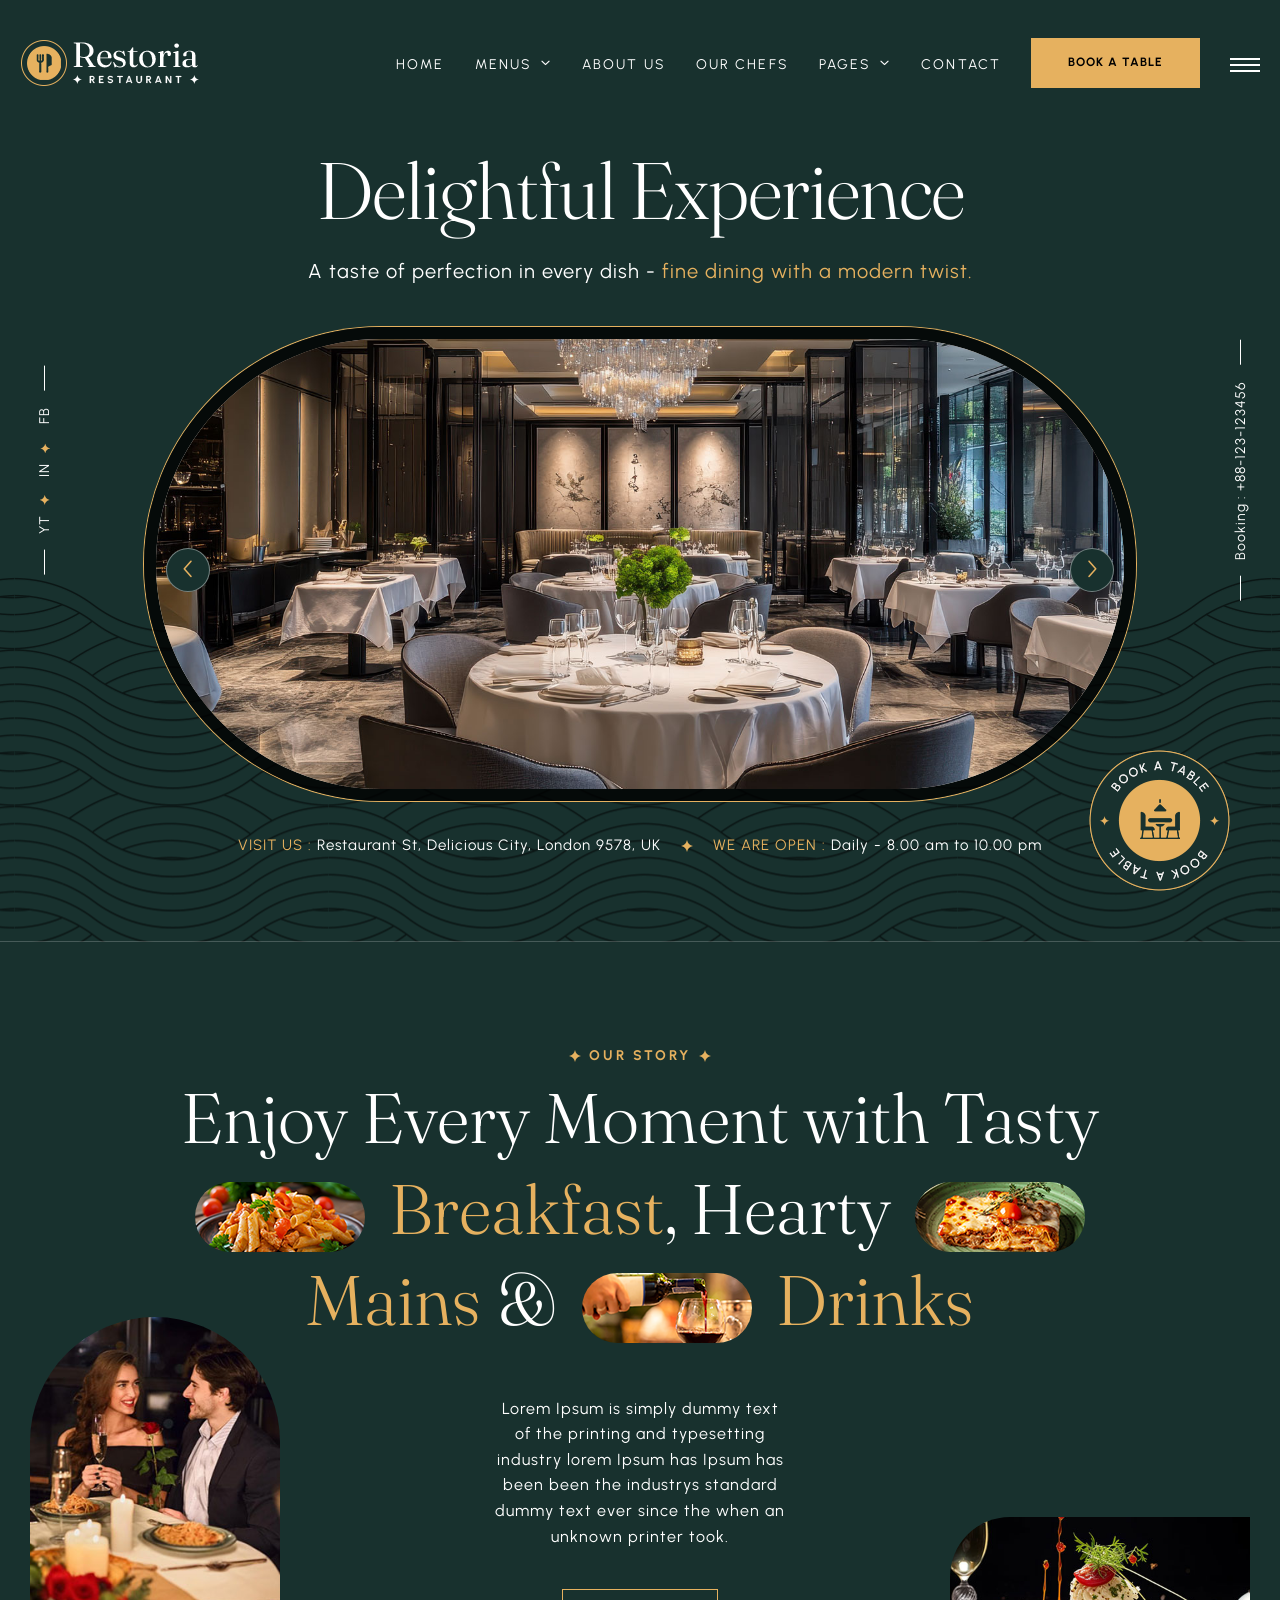
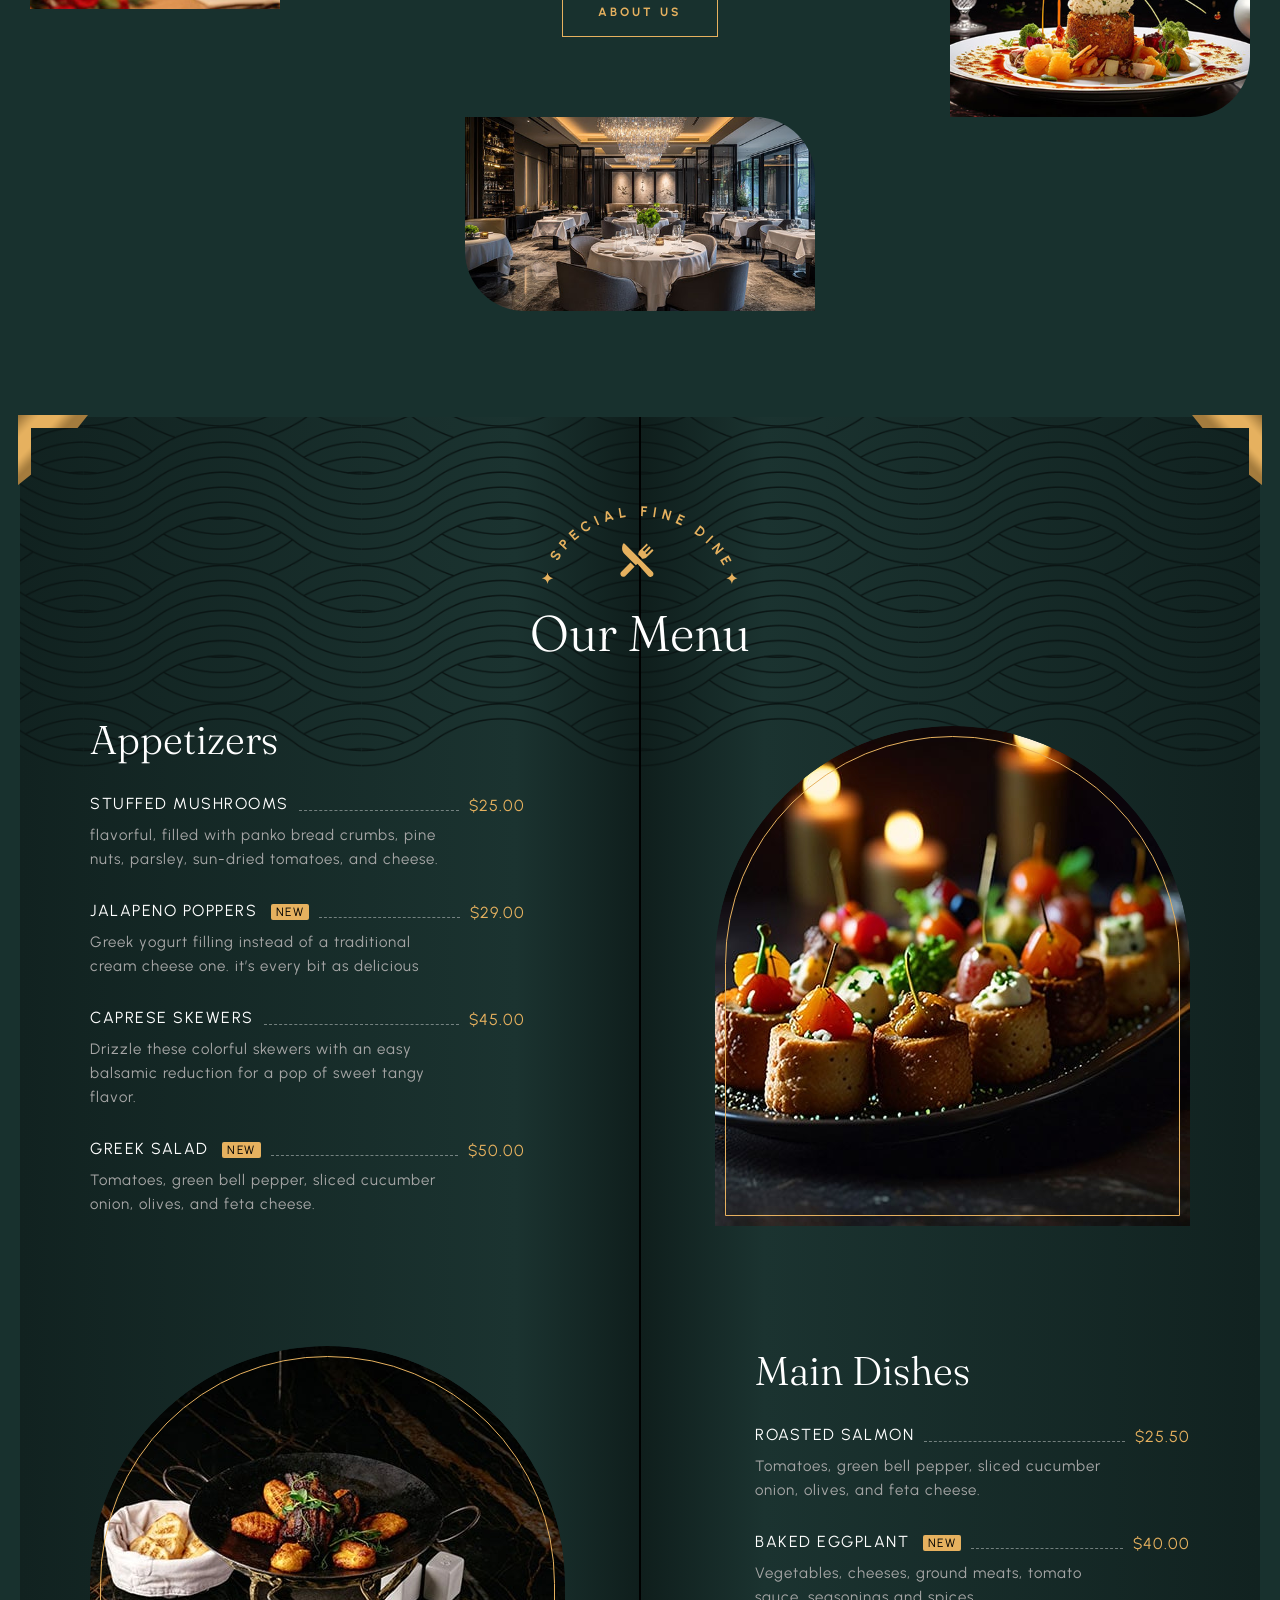
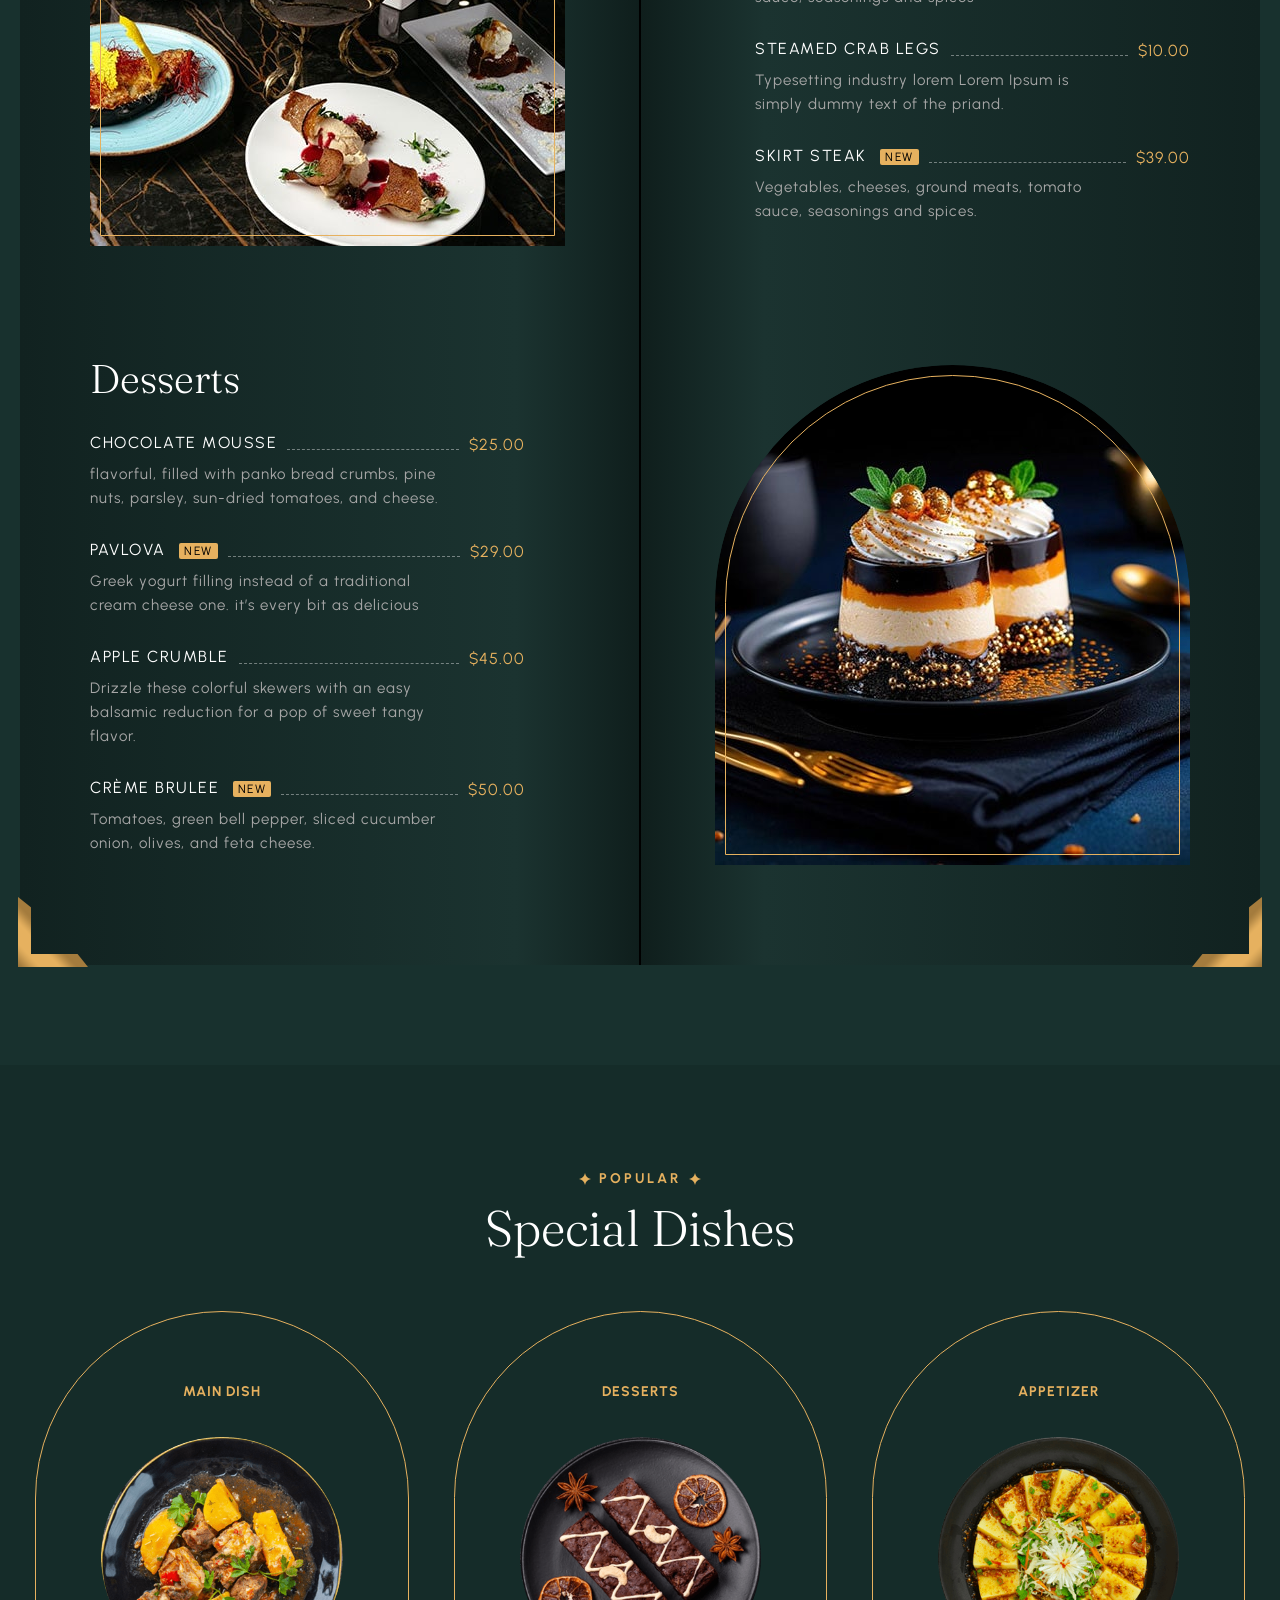
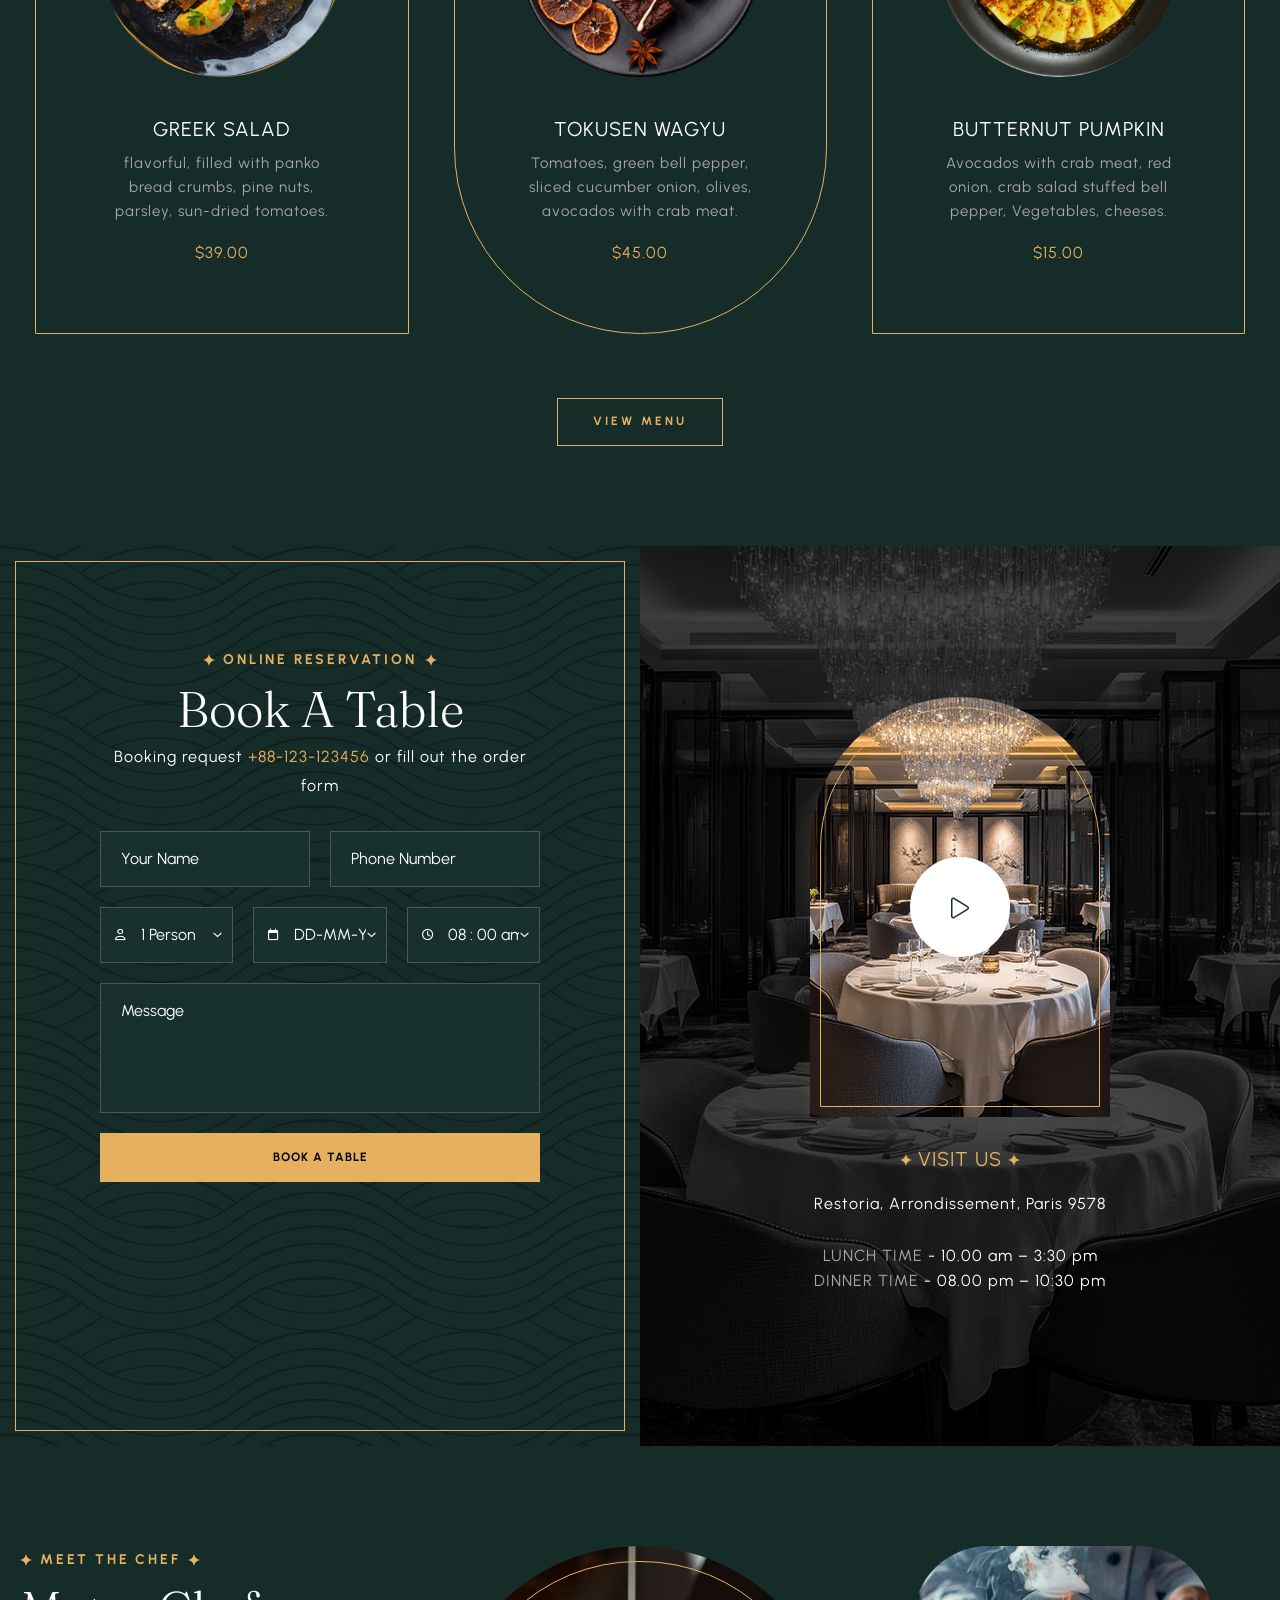
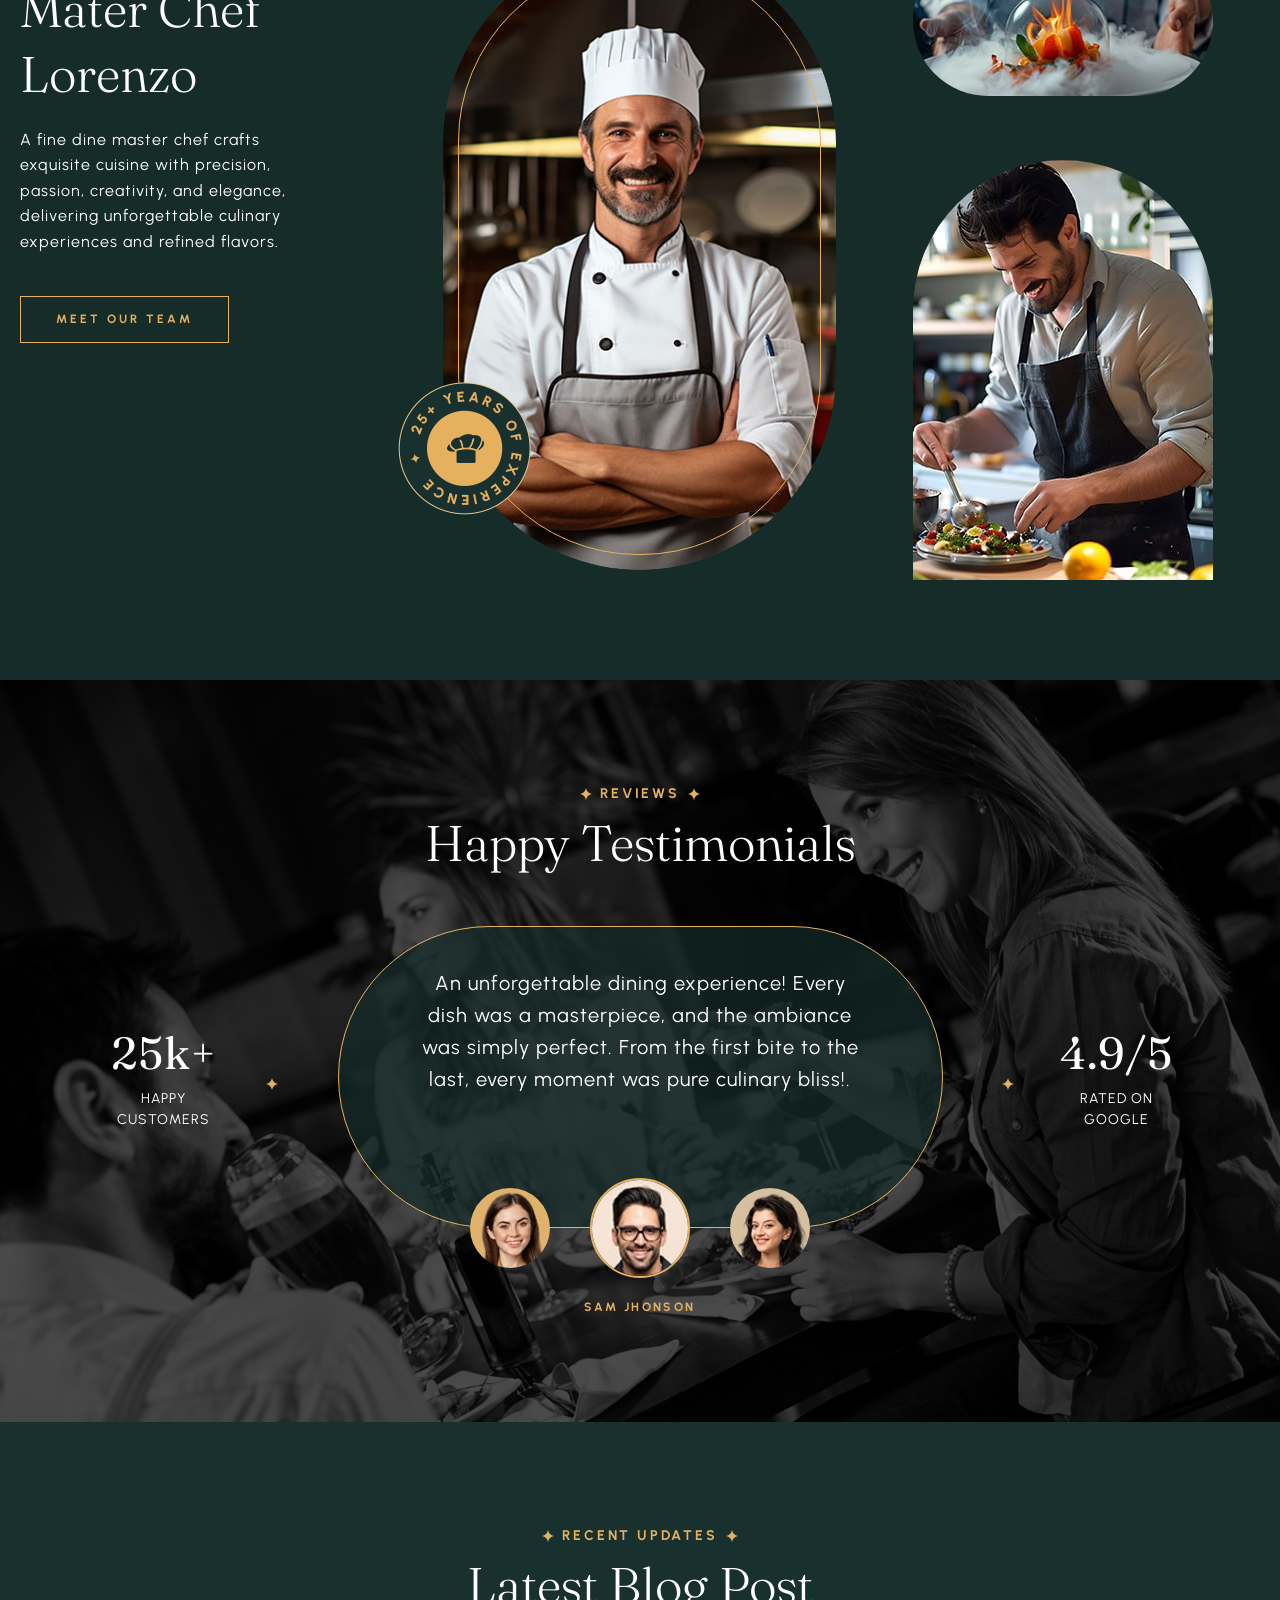
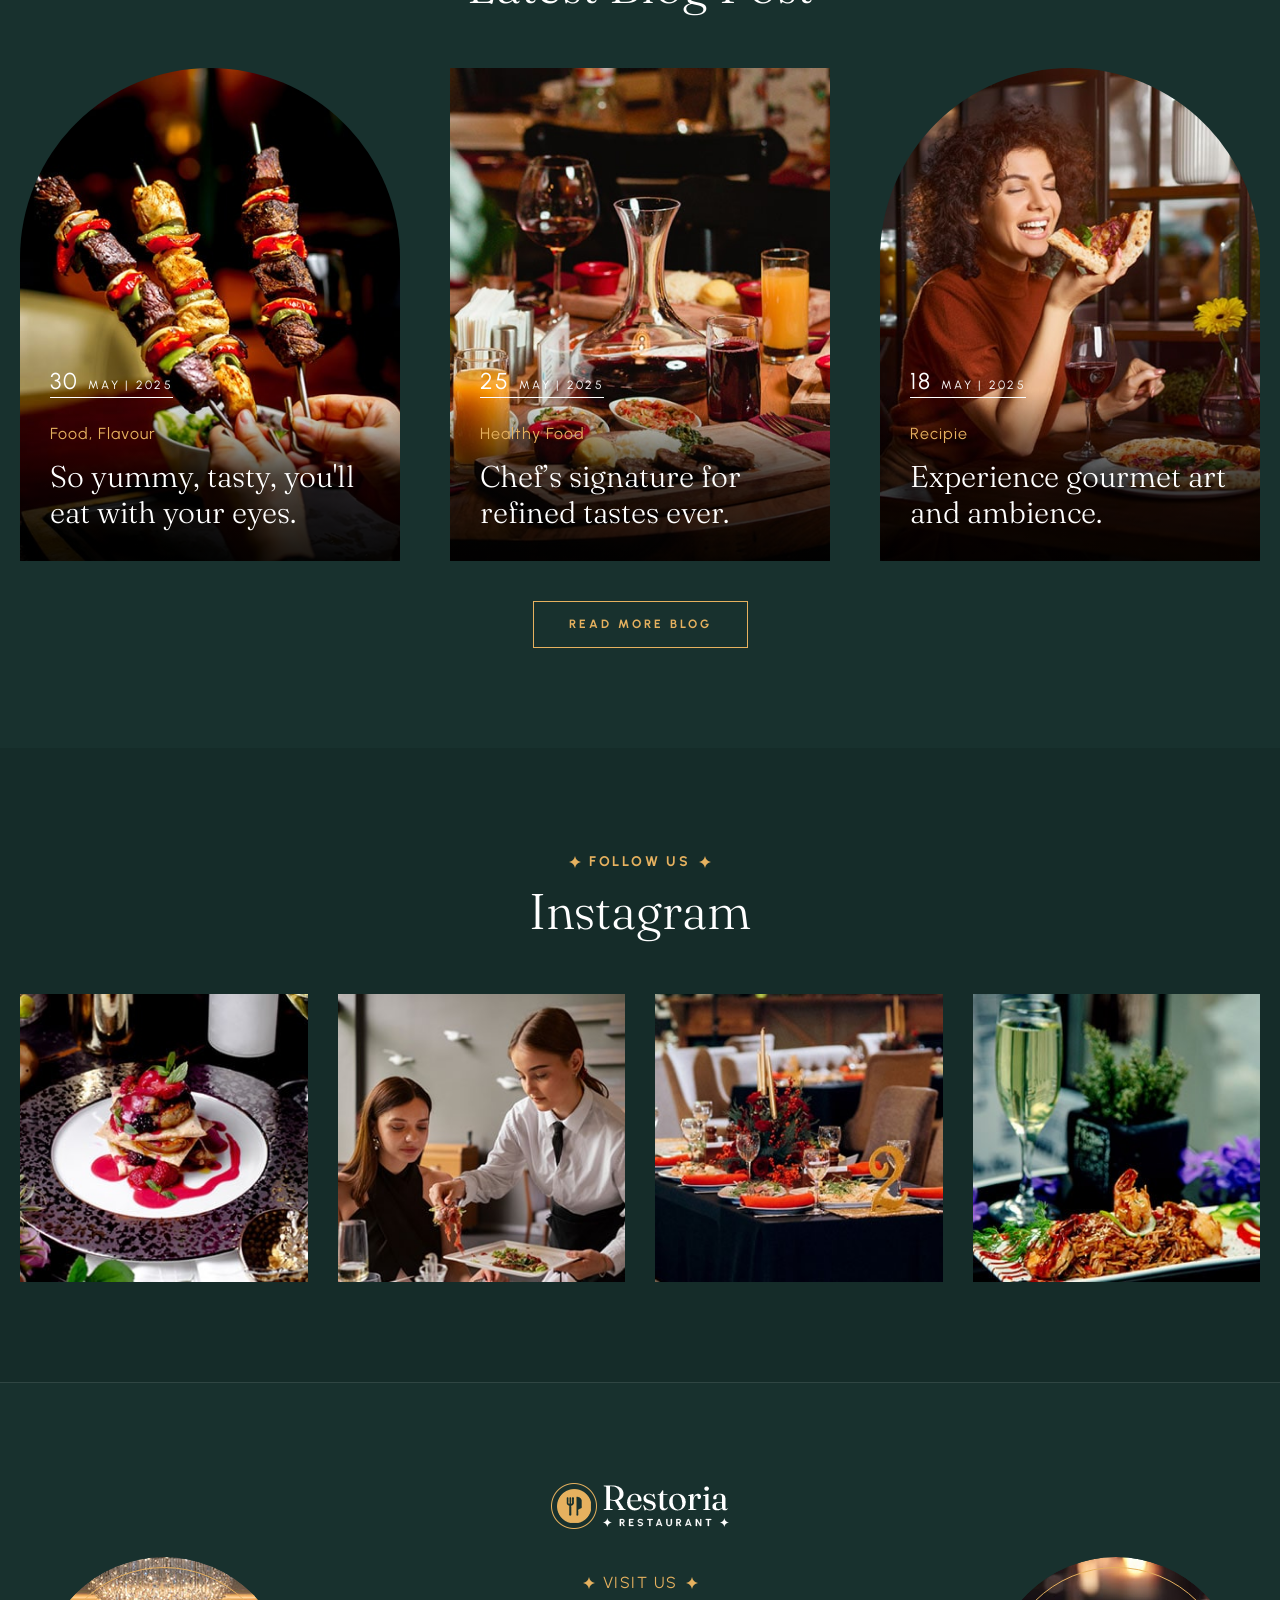
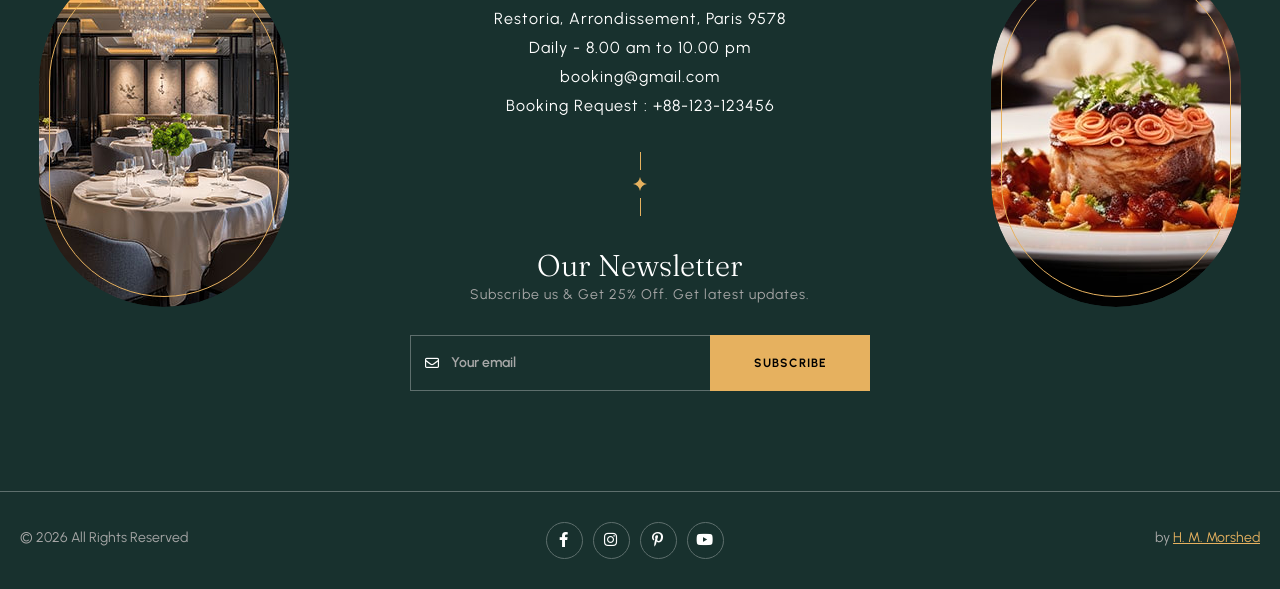
<file: index.html>
<!DOCTYPE html>
<html lang="en">


<head>
<meta charset="utf-8">
<title>Restaurants</title>
<!-- Stylesheets -->
<link href="css/bootstrap.css" rel="stylesheet">
<link href="css/style.css" rel="stylesheet">
<link rel="shortcut icon" href="images/favicon.png" type="image/x-icon">
<link rel="icon" href="images/favicon.png" type="image/x-icon">
<!-- Responsive -->
<meta http-equiv="X-UA-Compatible" content="IE=edge">
<meta name="viewport" content="width=device-width, initial-scale=1.0, maximum-scale=1.0, user-scalable=0">
<link href="css/responsive.css" rel="stylesheet">

</head>

<body>
  <div class="page-wrapper"> 
  
    <!-- Preloader -->
    <div class="loader-wrap">
        <div class="preloader">
            <div class="preloader-close">x</div>
            <div id="handle-preloader" class="handle-preloader">
                <div class="animation-preloader">
                    <div class="spinner"></div>
                    <div class="txt-loading">
                        <span data-text-preloader="R" class="letters-loading">
                            R
                        </span>
                        <span data-text-preloader="E" class="letters-loading">
                            E
                        </span>
                        <span data-text-preloader="S" class="letters-loading">
                            S
                        </span>
                        <span data-text-preloader="T" class="letters-loading">
                            T
                        </span>
                        <span data-text-preloader="O" class="letters-loading">
                            O
                        </span>
                        <span data-text-preloader="R" class="letters-loading">
                            R
                        </span>
                        <span data-text-preloader="I" class="letters-loading">
                            I
                        </span>
                        <span data-text-preloader="A" class="letters-loading">
                            A
                        </span>
                    </div>
                </div>  
            </div>
        </div>
    </div>
    <!-- Preloader End -->
    
    <!-- Main Header-->
    <header class="main-header header-down">
        <div class="header-top">
            <div class="auto-container">
                <div class="inner clearfix">
                    <div class="top-left clearfix">
                        <ul class="top-info clearfix">
                            <li><i class="icon far fa-map-marker-alt"></i> Restoria, Arrondissement, Paris 9578</li>
                            <li><i class="icon far fa-clock"></i> Daily : 8.00 am to 10.00 pm</li>
                        </ul>
                    </div>
                    <div class="top-right clearfix">
                        <ul class="top-info clearfix">
                            <li><a href="tel:+11234567890"><i class="icon far fa-phone"></i> +1 123 456 7890</a></li>
                            <li><a href="mailto:booking@restaurant.com"><i class="icon far fa-envelope"></i> booking@restaurant.com</a></li>
                        </ul>
                    </div>
                </div>
            </div>
        </div>
        <!-- Header Upper -->
        <div class="header-upper">        
            <div class="auto-container">
                <!-- Main Box -->
                <div class="main-box clearfix">
                    <!--Logo-->
                    <div class="logo-box">
                         <div class="logo"><a href="index.html" title="Restoria - Restaurants HTML Template"><img src="images/logo.png" alt="image" title="Restoria - Restaurants HTML Template"></a></div>
                    </div>

                    <div class="nav-box clearfix">
                        <!--Nav Outer-->
                        <div class="nav-outer clearfix">         
                            <nav class="main-menu">
                                <ul class="navigation clearfix">
                                    <li><a href="index.html">Home</a>
                                       
                                    </li>

                                    <li class="dropdown has-mega-menu"><a href="menu-list.html">Menus</a>
                                        <ul>
                                            <li>
                                                <div class="mega-menu">
                                                    <div class="menu-inner">
                                                        <div class="auto-container">
                                                            <div class="row clearfix">
                                                                <div class="menu-block col-lg-3 col-md-6 col-sm-6">
                                                                    <div class="image"><a href="menu-list-1.html"><img src="images/resource/menu-1-thumb.jpg" alt="image"></a></div>
                                                                    <div class="title"><a href="menu-list-1.html">Menu list 1</a></div>
                                                                </div>
                                                                <div class="menu-block col-lg-3 col-md-6 col-sm-6">
                                                                    <div class="image"><a href="menu-list-2.html"><img src="images/resource/menu-2-thumb.jpg" alt="image"></a></div>
                                                                    <div class="title"><a href="menu-list-2.html">Menu list 2</a></div>
                                                                </div>
                                                                <div class="menu-block col-lg-3 col-md-6 col-sm-6">
                                                                    <div class="image"><a href="menu-list-3.html"><img src="images/resource/menu-3-thumb.jpg" alt="image"></a></div>
                                                                    <div class="title"><a href="menu-list-3.html">Menu list 3</a></div>
                                                                </div>
                                                                <div class="menu-block col-lg-3 col-md-6 col-sm-6">
                                                                    <div class="image"><a href="menu-list-4.html"><img src="images/resource/menu-4-thumb.jpg" alt="image"></a></div>
                                                                    <div class="title"><a href="menu-list-4.html">Menu list 4</a></div>
                                                                </div>
                                                            </div>
                                                        </div>
                                                    </div>
                                                </div>
                                            </li>
                                        </ul>
                                    </li>
                                    <li><a href="about.html">About Us</a></li>
                                    <li><a href="our-chef.html">Our chefs</a></li>
                                    <li class="dropdown"><a href="#">Pages</a>
                                        <ul>
                                            <li><a href="gallery-masonry.html">Photo Gallery</a>
                                            <li><a href="testimonial.html">Testimonial</a></li>
                                            <li><a href="blog-list.html">Blog List</a></li>
                                            <li><a href="blog-single-post.html">Blog Single Post</a></li>
                                            
                                        </ul>
                                    </li>
                                    <li><a href="contact-us.html">Contact</a></li>
                                </ul>
                            </nav>
                            <!-- Main Menu End-->
                        </div>
                        <!--Nav Outer End-->

                        <div class="links-box clearfix">
                            <div class="link link-btn">
                                <a href="book-table.html" class="theme-btn btn-style-one clearfix">
                                    <span class="btn-wrap">
                                        <span class="text-one">book a table</span>
                                        <span class="text-two">book a table</span>
                                    </span>
                                </a>
                            </div>
                            <div class="link info-toggler">
                                <button class="info-btn">
                                    <span class="hamburger">
                                        <span class="top-bun"></span>
                                        <span class="meat"></span>
                                        <span class="bottom-bun"></span>
                                    </span>
                                </button>
                            </div>
                        </div>

                        <!-- Hidden Nav Toggler -->
                        <div class="nav-toggler">
                            <button class="hidden-bar-opener">
                                <span class="hamburger">
                                    <span class="top-bun"></span>
                                    <span class="meat"></span>
                                    <span class="bottom-bun"></span>
                                </span>
                            </button>
                        </div>

                    </div>

                </div>
            </div>
        </div>
    </header>
    <!--End Main Header -->
    
    <!--Menu Backdrop-->
    <div class="menu-backdrop"></div>

    <!-- Hidden Navigation Bar -->
    <section class="hidden-bar">
        <!-- Hidden Bar Wrapper -->
        <div class="inner-box">
            <div class="cross-icon hidden-bar-closer"><span class="far fa-close"></span></div>
            <div class="logo-box"><a href="index.html" title="Restoria - Restaurants HTML Template"><img src="images/resource/sidebar-logo.png" alt="image" title="Restoria - Restaurants HTML Template"></a></div>
            
            <!-- .Side-menu -->
            <div class="side-menu">
                 <ul class="navigation clearfix">
                    <li class="dropdown"><a href="#">Home</a>
                        <ul>
                            <li><a href="index.html">Home 1 - Minimal Hero</a></li>
                            <li><a href="https://kalanidhithemes.com/live-preview/landing-page/restoria/all-demo/Restoria-2-Standard-Hero/index.html">Home 2 - Standard Hero</a></li>
                            <li><a href="https://kalanidhithemes.com/live-preview/landing-page/restoria/all-demo/Restoria-3-Video-Hero/index.html">Home 3 - Video Hero</a></li>
                            <li><a href="https://kalanidhithemes.com/live-preview/landing-page/restoria/all-demo/Restoria-4-Category-Hero/index.html">Home 4 - Category Hero</a></li>
                            <li><a href="https://kalanidhithemes.com/live-preview/landing-page/restoria/all-demo/Restoria-5-Rollingimages-Hero-Center-Header/index.html">Home 5 - Rolling Images</a></li>
                        </ul>
                    </li>
                    <li class="dropdown"><a href="menu-list-1.html">Menus</a>
                        <ul>
                            <li><a href="menu-list-1.html">Menu List 1</a></li>
                            <li><a href="menu-list-2.html">Menu List 2</a></li>
                            <li><a href="menu-list-3.html">Menu List 3</a></li>
                            <li><a href="menu-list-4.html">Menu List 4</a></li>
                        </ul>
                    </li>
                    <li><a href="about.html">About Us</a></li>
                    <li><a href="our-chef.html">Our chefs</a></li>
                    <li class="dropdown"><a href="#">Pages</a>
                        <ul>
                            <li><a href="gallery-masonry.html">Photo Gallery</a></li>
                            <li><a href="book-table.html">Reservation 1</a></li>
                            <li><a href="book-table-option2.html">Reservation 2</a></li>
                            <li><a href="testimonial.html">Testimonial</a></li>
                            <li><a href="blog-list.html">Blog List</a></li>
                            <li><a href="blog-single-post.html">Blog Single Post</a></li>
                            <li><a href="#">Dropdown Menu 1</a></li>
                            <li><a href="#">Dropdown Lorem 2</a></li>
                            <li class="dropdown"><a href="#">Dropdown Menu 3</a>
                                <ul>
                                    <li><a href="#">Dropdown Menu level 2</a></li>
                                    <li><a href="#">Dropdown Menu level 2</a></li>
                                    <li><a href="#">Dropdown Menu Level 2</a></li>
                                </ul>
                            </li>
                        </ul>
                    </li>
                    <li><a href="contact-us.html">Contact</a></li>
                </ul>
            </div><!-- /.Side-menu -->
        
        </div><!-- / Hidden Bar Wrapper -->
    </section>
    <!-- / Hidden Bar -->

    <!--Info Back Drop-->
    <div class="info-back-drop"></div>
    
    <!-- Hidden Bar -->
    <section class="info-bar">
        <div class="inner-box">
            <div class="cross-icon"><span class="far fa-close"></span></div>
            <div class="image-box"><img src="images/resource/sidebar-image.jpg" alt="image" title=""></div>
            <div class="logo-box"><a href="index.html" title="Restoria - Restaurants HTML Template"><img src="images/resource/sidebar-logo.png" alt="image" title="Restoria - Restaurants HTML Template"></a></div>

            <h5>Visit Us</h5>
            <ul class="info">
                <li>Restoria, Arrondissement, <br> Paris 9578</li>
                <li> <span class="ib-ttl"> Lunch Time </span>- 10.00 am – 3:30 pm </li>
                <li><span class="ib-ttl"> Dinner Time</span> - 08.00 pm – 10:30 pm</li>
                <li><a href="mailto:booking@domainame.com">booking@domainame.com</a></li>
            </ul>
            <div class="booking-info">
                <div class="bk-no"><a href="tel:+88-123-123456">Booking: +88-123-123456</a></div>
            </div>
        </div>
    </section>
    <!--End Hidden Bar -->

    <section class="banner-section">

        <!-- social link -->
        <div class="banner-social-list">
          <span class="line"></span>

          <ul class="custom-ul">
            <li> <a href="#"> FB </a> </li>
            <li><a href="#"> IN </a> </li>
            <li><a href="#"> YT </a> </li>
          </ul>

          <span class="line"></span>
        </div>

        <!-- social link -->
        <div class="banner-call">
          <span class="line"></span>

          <ul class="call-ul">
            <li><a href="tel:+88-123-123456">Booking : +88-123-123456</a></li>
          </ul>

          <span class="line"></span>
        </div>

          <!-- Banner Inner Container -->
          <div class="banner-container">
            <div class="auto-container">

                <!--  Text content moved above Swiper -->
                <div class="content-box banner-text-top">
                <div class="content">
                  <div class="clearfix">
                    <div class="inner">
                      <h1>Delightful Experience</h1>
                      <div class="text">A taste of perfection in every dish -  <span class="theme_color">fine dining with a modern twist.</span></div>
                    </div>
                  </div>
                </div>
                </div>

                <!--  Slider image inside container -->
                <div class="banner-slider slider-contained">
                <div class="swiper-wrapper">
                  <!--Slide Item-->
                  <div class="swiper-slide slide-item">
                    <div class="image-layer" style="background-image: url(images/main-slider/slider-1.jpg);"></div>
                  </div>
                  <div class="swiper-slide slide-item">
                    <div class="image-layer" style="background-image: url(images/main-slider/slider-2.jpg);"></div>
                  </div>
                  <div class="swiper-slide slide-item">
                    <div class="image-layer" style="background-image: url(images/main-slider/slider-3.jpg);"></div>
                  </div>
                </div>

                <div class="swiper-button-prev"><span class="fal fa-angle-left"></span></div>
                <div class="swiper-button-next"><span class="fal fa-angle-right"></span></div>
                </div>

                <!--  location and time info -->
                <div class="hero-info">
                    <div class="top-bar-content">
                      <div class="info-item">
                        <span class="label">VISIT US :</span> Restaurant St, Delicious City, London 9578, UK
                      </div>
                      <div class="separator">
                        <img src="images/icons/star-element.svg" alt="separator">
                      </div>
                      <div class="info-item">
                        <span class="label">WE ARE OPEN :</span> Daily - 8.00 am to 10.00 pm
                      </div>
                    </div>
                </div>

            </div>
          </div>

          <a href="book-table.html" class="book-btn">
            <span class="icon"> <img src="images/resource/book-icon-1.png" alt="image" title="image"> </span>
          </a>
    </section>

    <!--About Section-->
    <section class="about-section section-kt">
        <div class="container-fluid">
            <div class="title-box centered">
                <div class="subtitle"><span>our story</span></div>

                <h2>Enjoy Every Moment with Tasty <span class="theme_color"> <img src="images/resource/tag-img1.png" alt="image" title="image"> Breakfast</span>, Hearty <span class="theme_color"> <img src="images/resource/tag-img2.png" alt="image" title="image"> Mains</span> &  <span class="theme_color"> <img src="images/resource/tag-img3.png" alt="image" title="image"> Drinks </span> </h2>
            </div>

            <div class="row clearfix">
                <!--Col-->
                <div class="text-col col-xl-3 col-lg-4 col-md-8 mx-auto">
                    <div class="inner wow fadeInLeft" data-wow-duration="1500ms" data-wow-delay="0ms">

                        <div class="text"> Lorem Ipsum is simply dummy text of the printing and typesetting industry lorem Ipsum has Ipsum has been been the  industrys standard dummy text ever since the when an unknown printer took.</div>

                        <div class="lower-link-box text-center">
                            <a href="about.html" class="theme-btn btn-style-two clearfix">
                                <span class="btn-wrap">
                                    <span class="text-one">About us</span>
                                    <span class="text-two">About us</span>
                                </span>
                            </a>
                        </div>

                    </div>
                </div>
            </div>

            <!--Col-->
            <div class="image-col col-xl-12 col-lg-12 col-md-12 col-sm-12">
                <div class="inner wow fadeInRight" data-wow-duration="1500ms" data-wow-delay="0ms">
                    <div class="floating-images ">
                        <div class="abt-image1 parallax-scene-1"><img data-depth="0.50" src="images/resource/about1.jpg" alt="image"></div>
                        <div class="abt-image2 parallax-scene-2"><img data-depth="0.50" src="images/resource/about2.jpg" alt="image"></div>
                        <div class="abt-image3 parallax-scene-3"><img data-depth="0.90" src="images/resource/about3.jpg" alt="image"></div>
                    </div>

                </div>
            </div>


        </div>
    </section>

    <!--Menu Section-->
    <section class="menu-card-style-section section-kt">
        <div class="auto-container">
            <div class="menu-card-main">
                <div class="top-pattern"> </div>
                <div class="title-box centered">
                    <div class="title-badge"> <img src="images/resource/menu-title-badge.svg" alt="image" title="image"> </div>
                    <h2>Our Menu</h2>
                </div>

                <!-- menu card corner images -->
                <img class="menu-card-corner top-left" src="images/resource/menucard-corner-left-top.png" alt="image">
                <img class="menu-card-corner top-right" src="images/resource/menucard-corner-right-top.png" alt="image">
                <img class="menu-card-corner bottom-left" src="images/resource/menucard-corner-left-bottom.png" alt="image">
                <img class="menu-card-corner bottom-right" src="images/resource/menucard-corner-right-bottom.png" alt="image">
                <!-- menu box -->
            <div class="menu-card-style alternate">
                <div class="row clearfix">
                    <div class="image-col col-lg-6 col-md-12 col-sm-12">
                        <div class="inner">
                            <div class="image"><img src="images/resource/appetizers1.jpg" alt="image"></div>
                        </div>
                    </div>

                    <div class="menu-col col-lg-6 col-md-12 col-sm-12">
                        <div class="inner">
                            <div class="title-box">
                            <h3>Appetizers</h3>
                            </div>

                            <!--Block-->
                            <div class="dish-block">
                                <div class="inner-box">
                                    <div class="title clearfix"><div class="ttl clearfix"><h6><a href="#">Stuffed Mushrooms</a></h6></div> <span class="menu-list-line"> </span> <div class="price"><span>$25.00</span></div></div>
                                    <div class="text desc"><a href="#">flavorful, filled with panko bread crumbs, pine nuts, parsley, sun-dried tomatoes, and cheese.</a></div>
                                </div>
                            </div>
                            <!--Block-->
                            <div class="dish-block">
                                <div class="inner-box">
                                    <div class="title clearfix"><div class="ttl clearfix"><h6><a href="#">Jalapeno Poppers <span class="s-info">new</span></a></h6></div> <span class="menu-list-line"> </span> <div class="price"><span>$29.00</span></div></div>
                                    <div class="text desc"><a href="#">Greek yogurt filling instead of a traditional cream cheese one. it’s every bit as delicious</a></div>
                                </div>
                            </div>
                            <!--Block-->
                            <div class="dish-block">
                                <div class="inner-box">
                                    <div class="title clearfix"><div class="ttl clearfix"><h6><a href="#">Caprese Skewers</a></h6></div> <span class="menu-list-line"> </span> <div class="price"><span>$45.00</span></div></div>
                                    <div class="text desc"><a href="#">Drizzle these colorful skewers with an easy balsamic reduction for a pop of sweet tangy flavor.</a></div>
                                </div>
                            </div>
                            <!--Block-->
                            <div class="dish-block">
                                <div class="inner-box">
                                    <div class="title clearfix"><div class="ttl clearfix"><h6><a href="#">Greek Salad <span class="s-info">NEW</span></a></h6></div> <span class="menu-list-line"> </span> <div class="price"><span>$50.00</span></div></div>
                                    <div class="text desc"><a href="#">Tomatoes, green bell pepper, sliced cucumber onion, olives, and feta cheese.</a></div>
                                </div>
                            </div>
                            
                        </div>
                    </div>
                </div>
            </div>

            <!-- menu box -->
            <div class="menu-card-style">
                <div class="row clearfix">
                    <div class="image-col col-lg-6 col-md-12 col-sm-12">
                        <div class="inner">
                            <div class="image"><img src="images/resource/maindish1.jpg" alt="image"></div>
                        </div>
                    </div>

                    <div class="menu-col col-lg-6 col-md-12 col-sm-12">
                        <div class="inner">
                            <div class="title-box ">
                            <h3>Main Dishes</h3>
                            </div>
                            <!--Block-->
                            <div class="dish-block">
                                <div class="inner-box">
                                    <div class="title clearfix"><div class="ttl clearfix"><h6><a href="#">Roasted Salmon</a></h6></div> <span class="menu-list-line"> </span> <div class="price"><span>$25.50</span></div></div>
                                    <div class="text desc"><a href="#">Tomatoes, green bell pepper, sliced cucumber onion, olives, and feta cheese.</a></div>
                                </div>
                            </div>
                            <!--Block-->
                            <div class="dish-block">
                                <div class="inner-box">
                                    <div class="title clearfix"><div class="ttl clearfix"><h6><a href="#">Baked Eggplant <span class="s-info">new</span></a></h6></div> <span class="menu-list-line"> </span> <div class="price"><span>$40.00</span></div></div>
                                    <div class="text desc"><a href="#">Vegetables, cheeses, ground meats, tomato sauce, seasonings and spices</a></div>
                                </div>
                            </div>
                            <!--Block-->
                            <div class="dish-block">
                                <div class="inner-box">
                                    <div class="title clearfix"><div class="ttl clearfix"><h6><a href="#">Steamed Crab Legs</a></h6></div> <span class="menu-list-line"> </span> <div class="price"><span>$10.00</span></div></div>
                                    <div class="text desc"><a href="#">Typesetting industry lorem Lorem Ipsum is simply dummy text of the priand.</a></div>
                                </div>
                            </div>
                            <!--Block-->
                            <div class="dish-block">
                                <div class="inner-box">
                                    <div class="title clearfix"><div class="ttl clearfix"><h6><a href="#">Skirt Steak <span class="s-info">NEW</span></a></h6></div> <span class="menu-list-line"> </span> <div class="price"><span>$39.00</span></div></div>
                                    <div class="text desc"><a href="#">Vegetables, cheeses, ground meats, tomato sauce, seasonings and spices.</a></div>
                                </div>
                            </div>
                        </div>
                    </div>
                </div>
            </div>

            <!-- menu box -->
            <div class="menu-card-style alternate last">
                <div class="row clearfix">
                    <div class="image-col col-lg-6 col-md-12 col-sm-12">
                        <div class="inner">
                            <div class="image"><img src="images/resource/dessert1.jpg" alt="image"></div>
                        </div>
                    </div>

                    <div class="menu-col col-lg-6 col-md-12 col-sm-12">
                        <div class="inner">
                            <div class="title-box">
                            <h3>Desserts</h3>
                            </div>

                            <!--Block-->
                            <div class="dish-block">
                                <div class="inner-box">
                                    <div class="title clearfix"><div class="ttl clearfix"><h6><a href="#">Chocolate mousse</a></h6> </div> <span class="menu-list-line"> </span> <div class="price"><span>$25.00</span></div></div>
                                    <div class="text desc"><a href="#">flavorful, filled with panko bread crumbs, pine nuts, parsley, sun-dried tomatoes, and cheese.</a></div>
                                </div>
                            </div>
                            <!--Block-->
                            <div class="dish-block">
                                <div class="inner-box">
                                    <div class="title clearfix"><div class="ttl clearfix"><h6><a href="#">Pavlova <span class="s-info">new</span></a></h6></div> <span class="menu-list-line"> </span> <div class="price"><span>$29.00</span></div></div>
                                    <div class="text desc"><a href="#">Greek yogurt filling instead of a traditional cream cheese one. it’s every bit as delicious</a></div>
                                </div>
                            </div>
                            <!--Block-->
                            <div class="dish-block">
                                <div class="inner-box">
                                    <div class="title clearfix"><div class="ttl clearfix"><h6><a href="#">Apple crumble</a></h6></div> <span class="menu-list-line"> </span> <div class="price"><span>$45.00</span></div></div>
                                    <div class="text desc"><a href="#">Drizzle these colorful skewers with an easy balsamic reduction for a pop of sweet tangy flavor.</a></div>
                                </div>
                            </div>
                            <!--Block-->
                            <div class="dish-block">
                                <div class="inner-box">
                                    <div class="title clearfix"><div class="ttl clearfix"><h6><a href="#">Crème Brulee <span class="s-info">NEW</span></a></h6></div> <span class="menu-list-line"> </span> <div class="price"><span>$50.00</span></div></div>
                                    <div class="text desc"><a href="#">Tomatoes, green bell pepper, sliced cucumber onion, olives, and feta cheese.</a></div>
                                </div>
                            </div>
                        </div>
                    </div>
                </div>
            </div>

            </div>
        </div>
    </section>

    <!--Special Offer Section-->
    <section class="special-offer section-kt">
        <div class="outer-container">
            <div class="auto-container">
                <div class="title-box centered">
                    <div class="subtitle"><span>Popular</span></div>
                    <h2>Special Dishes</h2>
                </div>
                <div class="dish-gallery-slider owl-theme owl-carousel">
                    <!--Slide Item-->
                    <div class="offer-block-two">
                        <div class="inner-box">
                            <div class="cat-name">main dish</div>
                            <div class="image"><a href="#"><img src="images/resource/special-dish1.png" alt="image"></a></div>
                            <h5><a href="menu-list-1.html">Greek Salad</a></h5>
                            <div class="text desc">flavorful, filled with panko bread crumbs, pine nuts, parsley, sun-dried tomatoes.</div>
                            <div class="price">$39.00</div>
                        </div>
                    </div>

                    <!--Slide Item-->
                    <div class="offer-block-two rounded">
                        <div class="inner-box">
                            <div class="cat-name">desserts</div>
                            <div class="image"><a href="#"><img src="images/resource/special-dish2.png" alt="image"></a></div>
                            <h5><a href="menu-list-2.html">Tokusen Wagyu</a></h5>
                            <div class="text desc">Tomatoes, green bell pepper, sliced cucumber onion, olives, avocados with crab meat.</div>
                            <div class="price">$45.00</div>
                        </div>
                    </div>

                    <!--Slide Item-->
                    <div class="offer-block-two">
                        <div class="inner-box">
                            <div class="cat-name">Appetizer</div>
                            <div class="image"><a href="#"><img src="images/resource/special-dish3.png" alt="image"></a></div>
                            <h5><a href="menu-list-3.html">Butternut Pumpkin</a></h5>
                            <div class="text desc">Avocados with crab meat, red onion, crab salad stuffed bell pepper, Vegetables, cheeses.</div>
                            <div class="price">$15.00</div>
                        </div>
                    </div>

                    <!--Slide Item-->
                    <div class="offer-block-two rounded">
                        <div class="inner-box">
                            <div class="cat-name">main dish</div>
                            <div class="image"><a href="#"><img src="images/resource/special-dish4.png" alt="image"></a></div>
                            <h5><a href="menu-list-4.html">Opu Fish</a></h5>
                            <div class="text desc">Vegetables, cheeses, ground meats, tomato sauce, seasonings. Small bites, big flavors.</div>
                            <div class="price">$12.00</div>
                        </div>
                    </div>

                    <!--Slide Item-->
                    <div class="offer-block-two">
                        <div class="inner-box">
                            <div class="cat-name">desserts</div>
                            <div class="image"><a href="#"><img src="images/resource/special-dish5.png" alt="image"></a></div>
                            <h5><a href="menu-list-1.html">Greek Salad</a></h5>
                            <div class="text desc">flavorful, filled with panko bread crumbs, pine nuts, parsley, sun-dried tomatoes.</div>
                            <div class="price">$39.00</div>
                        </div>
                    </div>

                    <!--Slide Item-->
                    <div class="offer-block-two rounded">
                        <div class="inner-box">
                            <div class="cat-name">Appetizer</div>
                            <div class="image"><a href="#"><img src="images/resource/special-dish6.png" alt="image"></a></div>
                            <h5><a href="menu-list-2.html">Tokusen Wagyu</a></h5>
                            <div class="text desc">Tomatoes, green bell pepper, sliced cucumber onion, olives, avocados with crab red onion.</div>
                            <div class="price">$45.00</div>
                        </div>
                    </div>

                    <!--Slide Item-->
                    <div class="offer-block-two">
                        <div class="inner-box">
                            <div class="cat-name">main dish</div>
                            <div class="image"><a href="#"><img src="images/resource/special-dish4.png" alt="image"></a></div>
                            <h5><a href="menu-list-3.html">Butternut Pumpkin</a></h5>
                            <div class="text desc">Vegetables, cheeses, ground meats, tomato sauce, seasonings. Small bites, big flavors.</div>
                            <div class="price">$15.00</div>
                        </div>
                    </div>

                    <!--Slide Item-->
                    <div class="offer-block-two rounded">
                        <div class="inner-box">
                            <div class="cat-name">desserts</div>
                            <div class="image"><a href="#"><img src="images/resource/special-dish2.png" alt="image"></a></div>
                            <h5><a href="menu-list-4.html">Opu Fish</a></h5>
                            <div class="text desc">flavorful, filled with panko bread crumbs, pine nuts, parsley, sun-dried tomatoes.</div>
                            <div class="price">$12.00</div>
                        </div>
                    </div>

                </div>
                
                <div class="lower-link-box text-center">
                    <a href="menu-list-1.html" class="theme-btn btn-style-two clearfix">
                        <span class="btn-wrap">
                            <span class="text-one">view menu</span>
                            <span class="text-two">view menu</span>
                        </span>
                    </a>
                </div>
                
            </div>
        </div>
    </section>

    <!--Reservation Section Split Style-->
    <section class="fluid-section reserve-section splitscreen">
        <div class="outer-container">
            <div class="outer-box">
                <div class="row clearfix">
                    <div class="reserv-col col-lg-6 col-md-12 col-sm-12">
                        <div class="inner">
                            <div class="title-box centered">
                                <div class="subtitle"><span>Online reservation</span></div>
                                <h2>Book A Table</h2>
                                <div class="request-info">Booking request <a href="#">+88-123-123456</a> or fill out the order form</div>
                            </div>
                            <div class="default-form reservation-form">
                                <form method="post" action="https://kalanidhithemes.com/live-preview/landing-page/restoria/all-demo/Restoria-1-Minimal-Hero/index.html">
                                    <div class="row clearfix">
                                        <div class="form-group col-lg-6 col-md-6 col-sm-12">
                                            <div class="field-inner">
                                                <input type="text" name="fieldname" value="" placeholder="Your Name" required>
                                            </div>
                                        </div>
                                        <div class="form-group col-lg-6 col-md-6 col-sm-12">
                                            <div class="field-inner">
                                                <input type="text" name="fieldname" value="" placeholder="Phone Number" required>
                                            </div>
                                        </div>
                                        <div class="form-group col-lg-4 col-md-6 col-sm-12">
                                            <div class="field-inner">
                                                <span class="alt-icon far fa-user"></span>
                                                <select class="l-icon">
                                                    <option>1 Person</option>
                                                    <option>2 Person</option>
                                                    <option>3 Person</option>
                                                    <option>4 Person</option>
                                                    <option>5 Person</option>
                                                    <option>6 Person</option>
                                                    <option>7 Person</option>
                                                </select>
                                                <span class="arrow-icon far fa-angle-down"></span>
                                            </div>
                                        </div>
                                        <div class="form-group col-lg-4 col-md-6 col-sm-12">
                                            <div class="field-inner">
                                                <span class="alt-icon far fa-calendar"></span>
                                                <input class="l-icon datepicker" type="text" name="fieldname" value="" placeholder="DD-MM-YYYY" required readonly>
                                                <span class="arrow-icon far fa-angle-down"></span>
                                            </div>
                                        </div>
                                        <div class="form-group col-lg-4 col-md-12 col-sm-12">
                                            <div class="field-inner">
                                                <span class="alt-icon far fa-clock"></span>
                                                <select class="l-icon">
                                                    <option>08 : 00 am</option>
                                                    <option>09 : 00 am</option>
                                                    <option>10 : 00 am</option>
                                                    <option>11 : 00 am</option>
                                                    <option>12 : 00 pm</option>
                                                    <option>01 : 00 pm</option>
                                                    <option>02 : 00 pm</option>
                                                    <option>03 : 00 pm</option>
                                                    <option>04 : 00 pm</option>
                                                    <option>05 : 00 pm</option>
                                                    <option>06 : 00 pm</option>
                                                    <option>07 : 00 pm</option>
                                                    <option>08 : 00 pm</option>
                                                    <option>09 : 00 pm</option>
                                                    <option>10 : 00 pm</option>
                                                </select>
                                                <span class="arrow-icon far fa-angle-down"></span>
                                            </div>
                                        </div>
                                        <div class="form-group col-lg-12 col-md-12 col-sm-12">
                                            <div class="field-inner">
                                                <textarea name="fieldname" placeholder="Message" required></textarea>
                                            </div>
                                        </div>
                                        <div class="form-group col-lg-12 col-md-12 col-sm-12">
                                            <div class="field-inner">
                                                
                                                <button type="submit" class="theme-btn btn-style-one clearfix">
                                                    <span class="btn-wrap">
                                                        <span class="text-one">book a table</span>
                                                        <span class="text-two">book a table</span>
                                                    </span>
                                                </button>
                                                
                                            </div>
                                        </div>
                                    </div>
                                </form>
                            </div>
                        </div>
                    </div>

                    <div class="graphic-col col-lg-6 col-md-12 col-sm-12">
                        <div class="inner">

                            <div class="content-box">
                              <div class="video-image">
                                <img src="images/resource/split-sec-img.jpg" alt="image">
                                <div class="play-btn">
                                  <a href="https://www.youtube.com/watch?v=dZ9O_l1dIzs" class="lightbox-image theme-btn">
                                    <span class="icon fal fa-play"><i class="ripple"></i></span>
                                  </a>
                                </div>
                              </div>

                                <div class="desc">
                                  <h5> visit us </h5>
                                    <div class="text">
                                    Restoria, Arrondissement, Paris 9578 <br> <br> 
                                    <span class="info-ttl"> Lunch Time </span> - 10.00 am – 3:30 pm <br>  <span class="info-ttl dinner">Dinner Time </span> - 08.00 pm – 10:30 pm 
                                    </div>
                                </div>
                            </div>

                            <div class="graphic-layer" style="background-image: url(images/background/reservation-bg.jpg);"></div>

                        </div>
                    </div>

                </div>

            </div>
        </div>
    </section>

    <!--chef Section 1-->
    <section class="chef-section-1 section-kt">
        <div class="auto-container">

            <div class="row clearfix">
                <!--Block-->
                <div class="col-xl-4 col-lg-4 col-md-6 col-sm-12">
                    <div class="title-box">
                        <div class="subtitle"><span>meet the chef</span></div>
                        <h2>Mater Chef Lorenzo</h2>
                        <p> A fine dine master chef crafts exquisite cuisine with precision, passion, creativity, and elegance, delivering unforgettable culinary experiences and refined flavors.</p>
                        <div class="link-box">
                            <a href="about.html" class="theme-btn btn-style-two clearfix">
                                <span class="btn-wrap">
                                    <span class="text-one">meet our team</span>
                                    <span class="text-two">meet our team</span>
                                </span>
                            </a>
                        </div>
                    </div>
                </div>

                <!--Block-->
                <div class="col-xl-4 col-lg-4 col-md-6 col-sm-12 ">
                    <div class="chef-image image1 parallax-scene-1 " >
                        <img data-depth="0.15" src="images/resource/mainchef1.jpg" alt="image">
                    </div>
                    <div class="round-stamp">
                        <img data-depth="0.50" class="stamp_icon" src="images/resource/chefcap.png" alt="image">
                    </div>
                </div>

                <!--Block-->
                <div class="col-xl-4 col-lg-4 col-md-6 col-sm-12">
                    <div class="chef-image image2 parallax-scene-2">
                        <img data-depth="0.50" src="images/resource/mainchef2.jpg" alt="image">
                    </div>
                    <div class="chef-image image3 parallax-scene-3">
                        <img data-depth="0.50" src="images/resource/mainchef3.jpg" alt="image">
                    </div>
                </div>


            </div>

        </div>
    </section>

    <!--Testimonials Section-->
    <section class="testimonials-section section-kt">
        <div class="image-layer" style="background-image: url(images/background/testimonial-bg1.jpg);"></div>
        <div class="auto-container">
            <div class="title-box centered">
                <div class="subtitle"><span>Reviews</span></div>
                <h2>Happy Testimonials</h2>
            </div>

            <div class="row clearfix align-items-center">

                <div class="state-col col-xl-3 col-lg-2 col-md-6 col-sm-6 col-xs-12 order-2 order-lg-1">
                    <div class="value">25k+</div>
                    <div class="label">happy <br> customers</div>
                </div>

                <div class="carousel-col col-xl-6 col-lg-8 col-md-12 col-sm-12 order-1 order-lg-2">
                    <div class="carousel-box">
                        <div class="testi-top owl-theme owl-carousel">
                            <div class="slide-item">
                                <div class="slide-content">
                                    <div class="text quote-text">An unforgettable dining experience! Every dish was a masterpiece, and the ambiance was simply perfect. From the first bite to the last, every moment was pure culinary bliss!.</div>
                                </div>
                            </div>
                            <div class="slide-item">
                                <div class="slide-content">
                                    <div class="text quote-text">An extraordinary dining journey! The flavors were rich, the presentation stunning, and the atmosphere just right. Each bite felt like art on a plate. Truly a must-try experience! </div>
                                </div>
                            </div>
                            <div class="slide-item">
                                <div class="slide-content">
                                    <div class="text quote-text">Every dish was bursting with flavor and creativity! The ambiance set the mood perfectly. From start to finish, it was a delightful culinary adventure. the presentation stunning!</div>
                                </div>
                            </div>
                            <div class="slide-item">
                                <div class="slide-content">
                                    <div class="text quote-text">Such a memorable meal! The food was divine, beautifully plated, and the setting was cozy and elegant and delicious. A true gem for food lovers. We’ll definitely be back for more!</div>
                                </div>
                            </div>
                            <div class="slide-item">
                                <div class="slide-content">
                                    <div class="text quote-text">A delightful feast for all the senses! The food was sensational, and the ambiance added charm to the evening. Each course impressed us. A dining experience worth repeating again.</div>
                                </div>
                            </div>
                            <div class="slide-item">
                                <div class="slide-content">
                                    <div class="text quote-text">From the warm welcome to the last bite, everything was flawless. The dishes were exceptional, the vibe was perfect, and the service was top-notch. An absolute culinary!</div>
                                </div>
                            </div>
                        </div>

                        <div class="thumbs-carousel-box">
                            <div class="testi-thumbs owl-theme owl-carousel">
                                <div class="slide-item">
                                    <div class="image"><img src="images/resource/author-thumb-1.jpg"  alt="image"></div>
                                    <div class="auth-title">Sam Jhonson</div>
                                </div>
                                <div class="slide-item">
                                    <div class="image"><img src="images/resource/author-thumb-2.jpg"  alt="image"></div>
                                    <div class="auth-title">Ian Botham</div>
                                </div>
                                <div class="slide-item">
                                    <div class="image"><img src="images/resource/author-thumb-3.jpg"  alt="image"></div>
                                    <div class="auth-title">Dan Bitson</div>
                                </div>
                                <div class="slide-item">
                                    <div class="image"><img src="images/resource/author-thumb-1.jpg"  alt="image"></div>
                                    <div class="auth-title">Sam Jhonson</div>
                                </div>
                                <div class="slide-item">
                                    <div class="image"><img src="images/resource/author-thumb-2.jpg"  alt="image"></div>
                                    <div class="auth-title">Ian Botham</div>
                                </div>
                                <div class="slide-item">
                                    <div class="image"><img src="images/resource/author-thumb-3.jpg"  alt="image"></div>
                                    <div class="auth-title">Dan Bitson</div>
                                </div>
                            </div>
                        </div>
                    </div>
                </div>

                <div class="rating-col col-xl-3 col-lg-2 col-md-6 col-sm-6 col-xs-12 order-3 order-lg-3">
                    <div class="value">4.9/5</div>
                    <div class="label">rated on <br> google</div>
                </div>
            </div>

        </div>
    </section>

    <!--Recnt Updates Section-->
    <section class="news-section section-kt">
        <div class="auto-container">
            <div class="title-box centered">
                <div class="subtitle"><span>recent updates</span></div>
                <h2>Latest Blog Post</h2>
            </div>
            <div class="row justify-content-center clearfix">
                <!--Block-->
                <div class="news-block col-lg-4 col-md-6 col-sm-12">
                    <div class="inner-box wow fadeInUp" data-wow-duration="1500ms" data-wow-delay="0ms">
                        <div class="image-box">
                            <div class="image rounded"><a href="blog-single-post.html"><img src="images/resource/news-2.jpg" alt="image"></a></div>
                            <div class="over-content">
                                <div class="date">30 <span>May | 2025</span></div>
                                <div class="cat">Food, flavour</div>
                                <h4><a href="blog-single-post.html">So yummy, tasty, you'll eat with your eyes.</a></h4>
                            </div>
                        </div>
                    </div>
                </div>

                <!--Block-->
                <div class="news-block col-lg-4 col-md-6 col-sm-12">
                    <div class="inner-box wow fadeInUp" data-wow-duration="1500ms" data-wow-delay="300ms">
                        <div class="image-box">
                            
                            <div class="image"><a href="blog-single-post.html"><img src="images/resource/news-1.jpg" alt="image"></a></div>
                            <div class="over-content">
                                <div class="date">25 <span>May | 2025</span></div>
                                <div class="cat">healthy food</div>
                                <h4><a href="blog-single-post.html">Chef’s signature for refined tastes ever.</a></h4>
                            </div>
                        </div>
                    </div>
                </div>

                <!--Block-->
                <div class="news-block col-lg-4 col-md-6 col-sm-12">
                    <div class="inner-box wow fadeInUp" data-wow-duration="1500ms" data-wow-delay="600ms">
                        <div class="image-box">
                            <div class="image rounded"><a href="blog-single-post.html"><img src="images/resource/news-3.jpg" alt="image"></a></div>
                            <div class="over-content">
                                <div class="date">18 <span>May | 2025</span></div>
                                <div class="cat">recipie</div>
                                <h4><a href="blog-single-post.html">Experience gourmet art and ambience.</a></h4>
                            </div>
                        </div>
                    </div>
                </div>

            </div>
            
            <div class="lower-link-box text-center">
                <a href="blog-list.html" class="theme-btn btn-style-two clearfix">
                    <span class="btn-wrap">
                        <span class="text-one">Read more blog</span>
                        <span class="text-two">Read more blog</span>
                    </span>
                </a>
            </div>
            
        </div>
    </section>

    <!--Instagram post-->
    <section class="ig-post-section section-kt">
        <div class="auto-container">
            <div class="title-box centered">
                <div class="subtitle"><span>follow us</span></div>
                <h2>Instagram</h2>
            </div>
            <div class="row justify-content-center clearfix">
                <!--Block-->
                <div class="ig-post-block col-lg-3 col-md-6 col-sm-6 col-xs-12">
                    <div class="ig-post-image wow fadeInUp" data-wow-duration="1500ms" data-wow-delay="0ms">
                        <a href="#"><img src="images/resource/insta1.jpg" alt="image"></a>
                    </div>
                </div>
                <!--Block-->
                <div class="ig-post-block col-lg-3 col-md-6 col-sm-6 col-xs-12">
                    <div class="ig-post-image wow fadeInUp" data-wow-duration="1500ms" data-wow-delay="0ms">
                        <a href="#"><img src="images/resource/insta2.jpg" alt="image"></a>
                    </div>
                </div>
                <!--Block-->
                <div class="ig-post-block col-lg-3 col-md-6 col-sm-6 col-xs-12">
                    <div class="ig-post-image wow fadeInUp" data-wow-duration="1500ms" data-wow-delay="0ms">
                        <a href="#"><img src="images/resource/insta3.jpg" alt="image"></a>
                    </div>
                </div>
                <!--Block-->
                <div class="ig-post-block col-lg-3 col-md-6 col-sm-6 col-xs-12">
                    <div class="ig-post-image wow fadeInUp" data-wow-duration="1500ms" data-wow-delay="0ms">
                        <a href="#"><img src="images/resource/insta4.jpg" alt="image"></a>
                    </div>
                </div>

            </div>
            
            
            
        </div>
    </section>

    <!--Main Footer-->
    <footer class="main-footer">
        <div class="upper-section section-kt">
            <div class="auto-container">
                <div class="row clearfix">
                    <!--Footer Col-->
                    <div class="footer-col info-col col-lg-6 col-md-12 col-sm-12">
                        <div class="inner wow fadeInUp" data-wow-delay="0ms" data-wow-duration="1500ms">
                            <div class="content">
                                <div class="logo"><a href="index.html" title="Restoria - Restaurants HTML Template"><img src="images/logo.png" alt="image" title="Restoria - Restaurants HTML Template"></a></div>
                                <div class="info">
                                    <h6>visit us </h6>
                                    <ul>
                                        <li>Restoria, Arrondissement, Paris 9578</li>
                                        <li>Daily - 8.00 am to 10.00 pm</li>
                                        <li><a href="mailto:booking@domainname.com">booking@gmail.com</a></li>
                                        <li><a href="tel:+88-123-123456">Booking Request : +88-123-123456</a></li>
                                        
                                    </ul>
                                </div>
                                <div class="separator"><span> </span> </div>
                                <div class="newsletter">
                                    <h4>Our Newsletter</h4>
                                    <div class="text">Subscribe us & Get 25% Off. Get latest updates.</div>
                                    <div class="newsletter-form">
                                        <form method="post" action="https://kalanidhithemes.com/live-preview/landing-page/restoria/all-demo/Restoria-1-Minimal-Hero/index.html">
                                            <div class="form-group">
                                                <span class="alt-icon far fa-envelope"></span>
                                                <input type="email" name="email" value="" placeholder="Your email" required>
                                                <button type="submit" class="theme-btn btn-style-one clearfix">
                                                    <span class="btn-wrap">
                                                        <span class="text-one">subscribe</span>
                                                        <span class="text-two">subscribe</span>
                                                    </span>
                                                </button>
                                            </div>
                                        </form>
                                    </div>
                                </div>
                            </div>
                        </div>
                    </div>
                    <!--Footer Col-->
                    <div class="footer-col footer-image-col col-lg-3 col-md-6 col-sm-12">
                        <div class="footer-image">
                            <img src="images/resource/footer-img-1.jpg" alt="image">
                        </div>
                    </div>
                    <!--Footer Col-->
                    <div class="footer-col footer-image-col last col-lg-3 col-md-6 col-sm-12">
                        <div class="footer-image">
                            <img src="images/resource/footer-img-2.jpg" alt="image">
                        </div>
                    </div>
                </div>
            </div>
        </div>

        <!-- last footer -->
        <div class="bottom_footer">
        <!-- container start -->
          <div class="auto-container">
            <!-- row start -->
            <div class="row clearfix">
              <div class="col-lg-4 col-md-4 col-sm-12">
                  <p>© 2026 All Rights Reserved</p>
              </div>

              <div class="col-lg-4 col-md-4 col-sm-12">
                <ul class="social_media">
                  <li><a href="https://themeforest.net/user/kalanidhithemes/portfolio" aria-label="facebook page" ><i class="fa-brands fa-facebook-f"></i></a></li>
                  <li><a href="https://www.behance.net/kalanidhithemes" aria-label="twitter page"><i class="fa-brands fa-instagram"></i></a></li>
                  <li><a href="https://themeforest.net/user/kalanidhithemes/portfolio" aria-label="instagram page"><i class="fa-brands fa-pinterest-p"></i></a></li>
                  <li><a href="https://themeforest.net/user/kalanidhithemes/portfolio" aria-label="pinterest page"><i class="fa-brands fa-youtube"></i></a></li>
                </ul>
              </div>

              <div class="col-lg-4 col-md-4 col-sm-12">
                  <p class="developer_text">by <a href="https://themeforest.net/user/kalanidhithemes/portfolio" target="blank">H. M. Morshed</a></p>
              </div>
            </div>
          <!-- row end -->
          </div>
          <!-- container end -->
        </div>
    </footer>

</div>
<!--End pagewrapper--> 

<!--Scroll to top-->
<div class="scroll-to-top scroll-to-target" data-target="html"><span class="icon fa fa-angle-up"></span></div>
<!--[if lt IE 9]><script src="https://cdnjs.cloudflare.com/ajax/libs/html5shiv/3.7.3/html5shiv.js"></script><![endif]--> 

<script src="js/jquery.js"></script>
<script src="js/popper.min.js"></script>
<script src="js/bootstrap.min.js"></script>
<script src="js/jquery-ui.js"></script>
<script src="js/jquery.fancybox.js"></script>
<script src="js/swiper.js"></script>
<script src="js/owl.js"></script>
<script src="js/appear.js"></script>
<script src="js/wow.js"></script>
<script src="js/parallax.min.js"></script>
<script src="js/custom-script.js"></script>
</body>


</html>
</file>
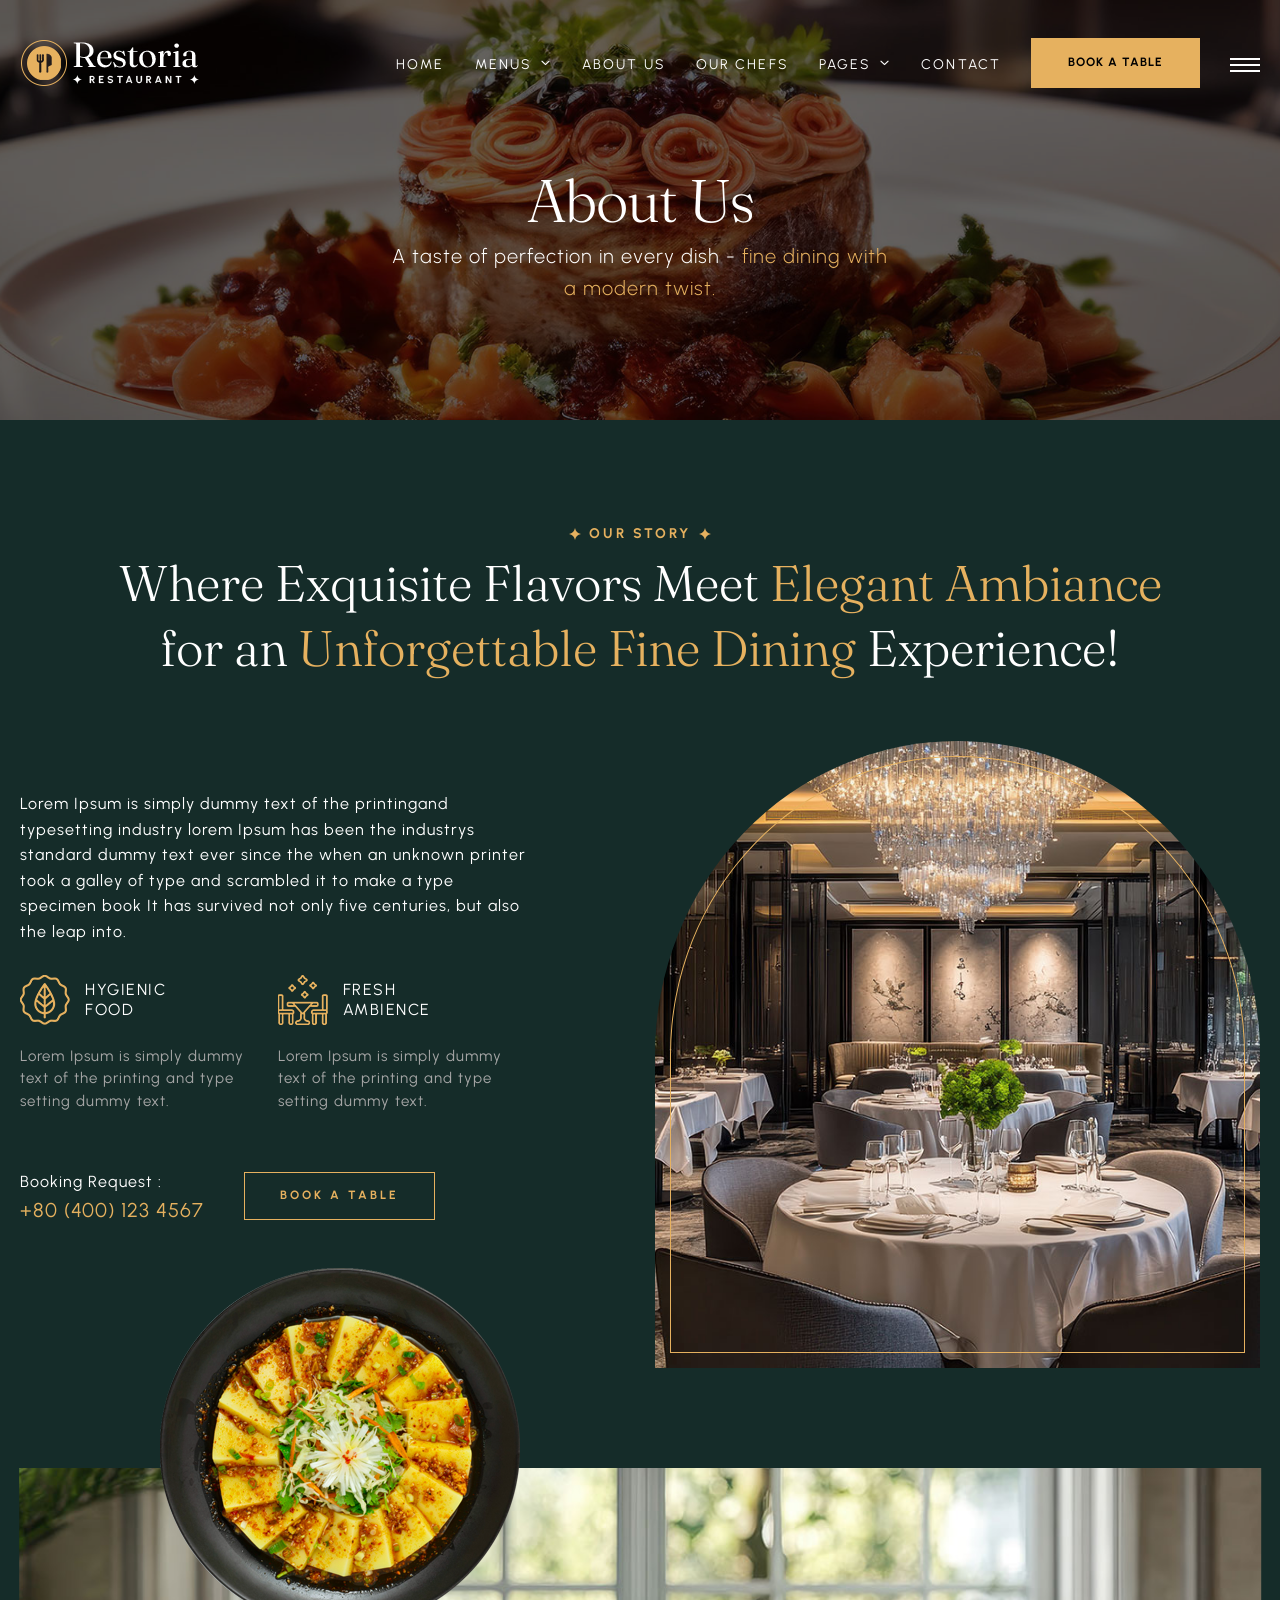
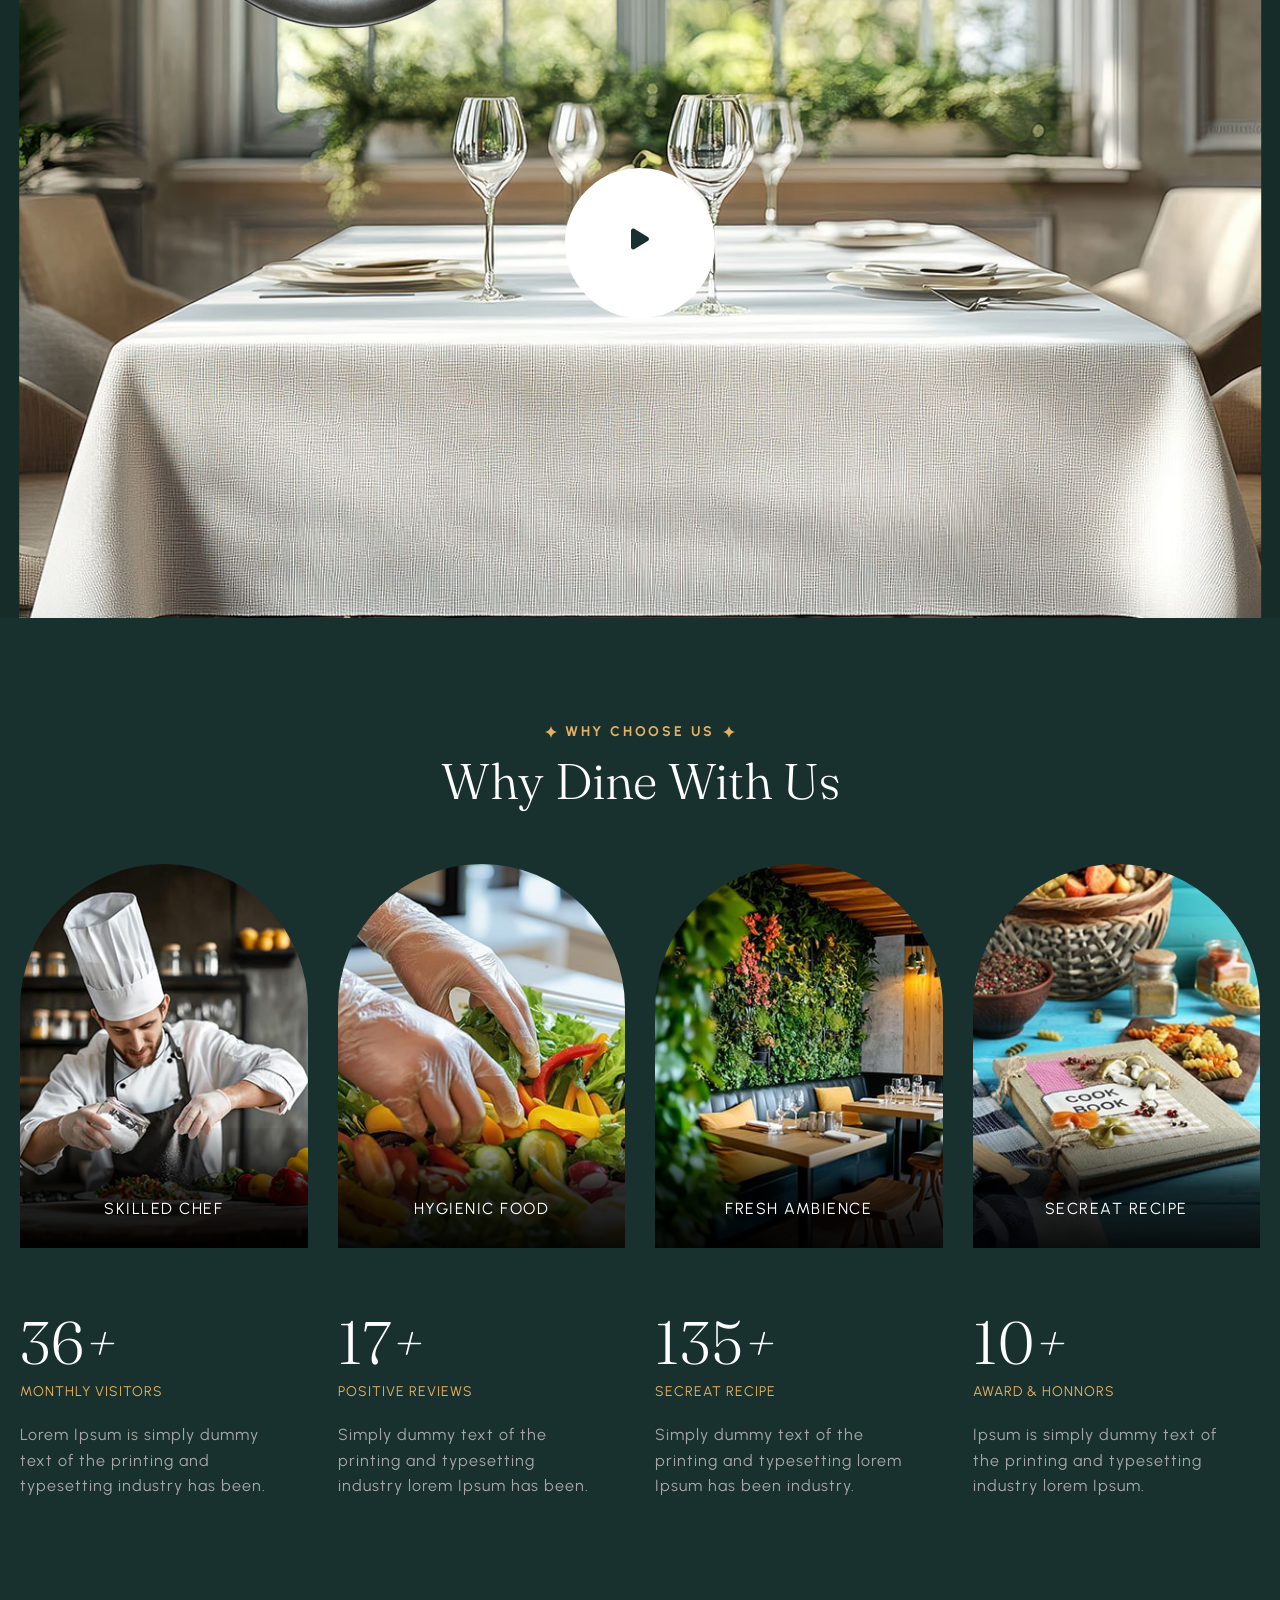
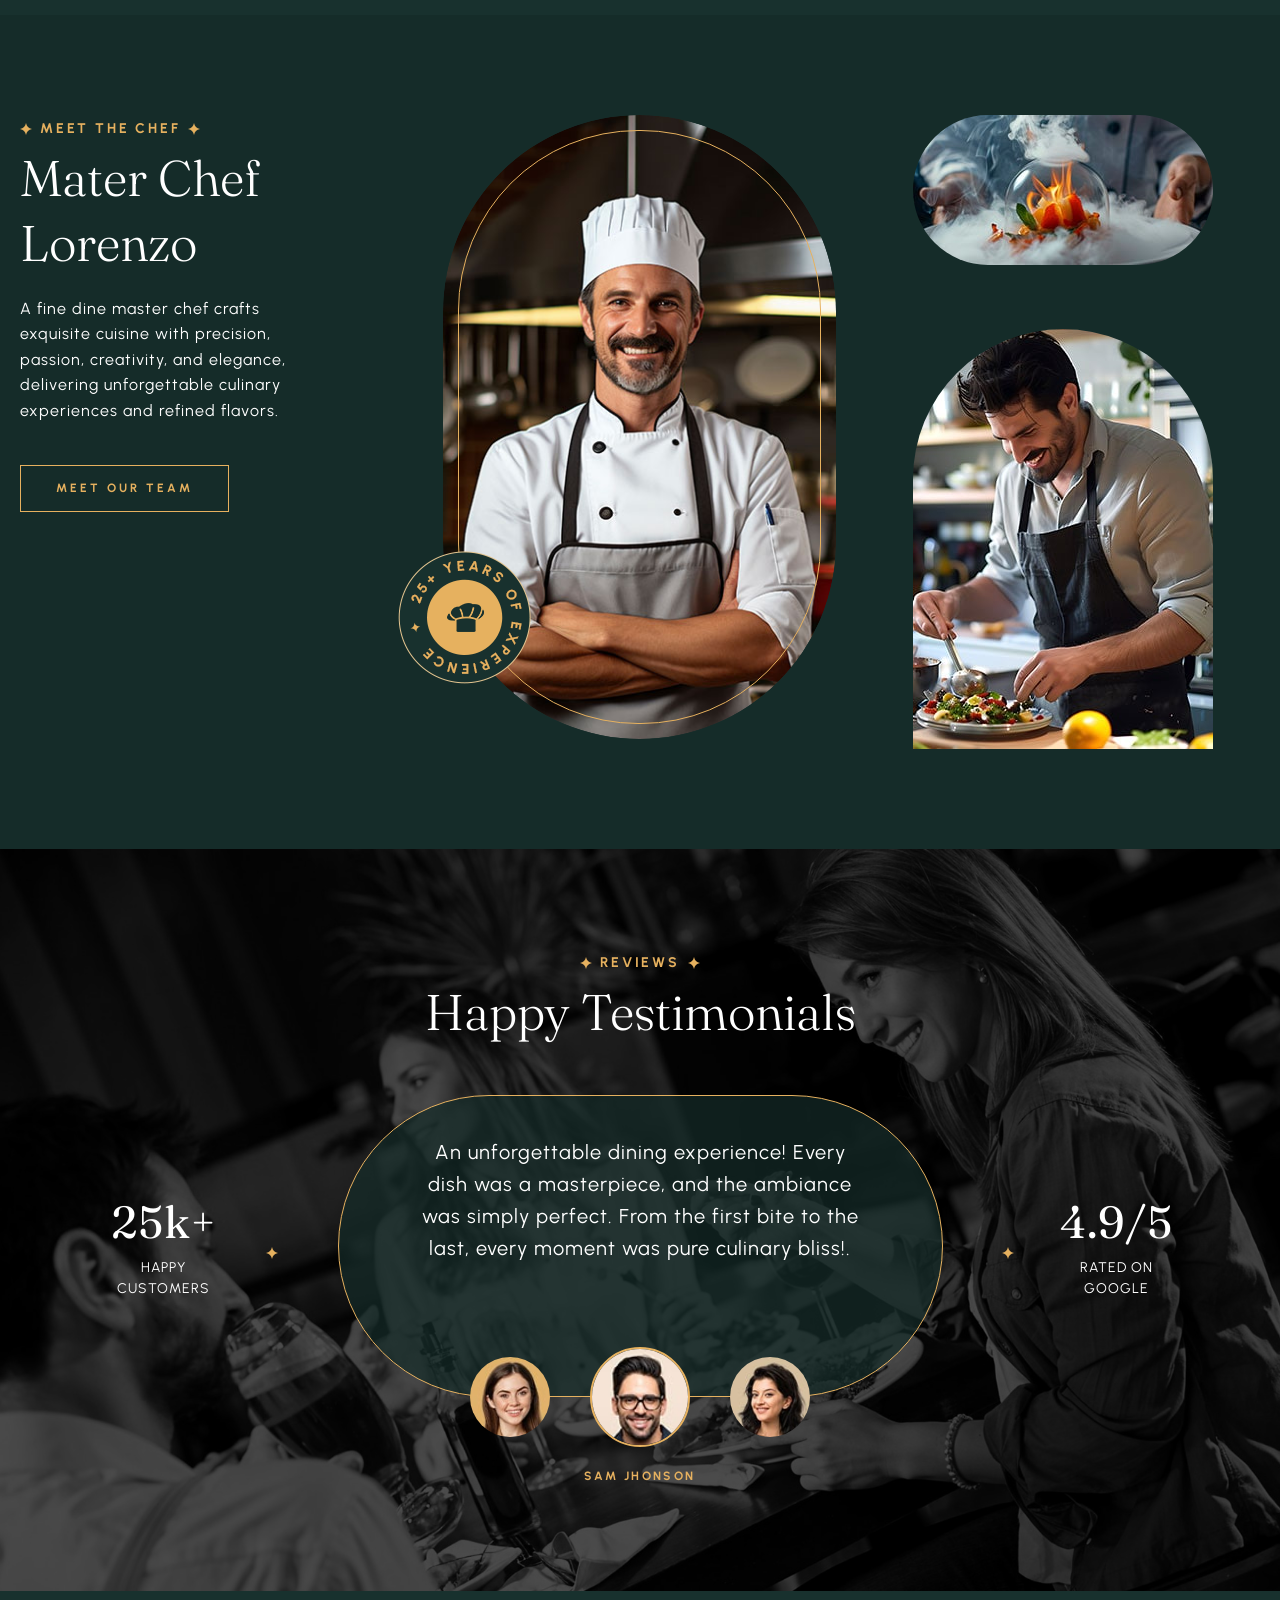
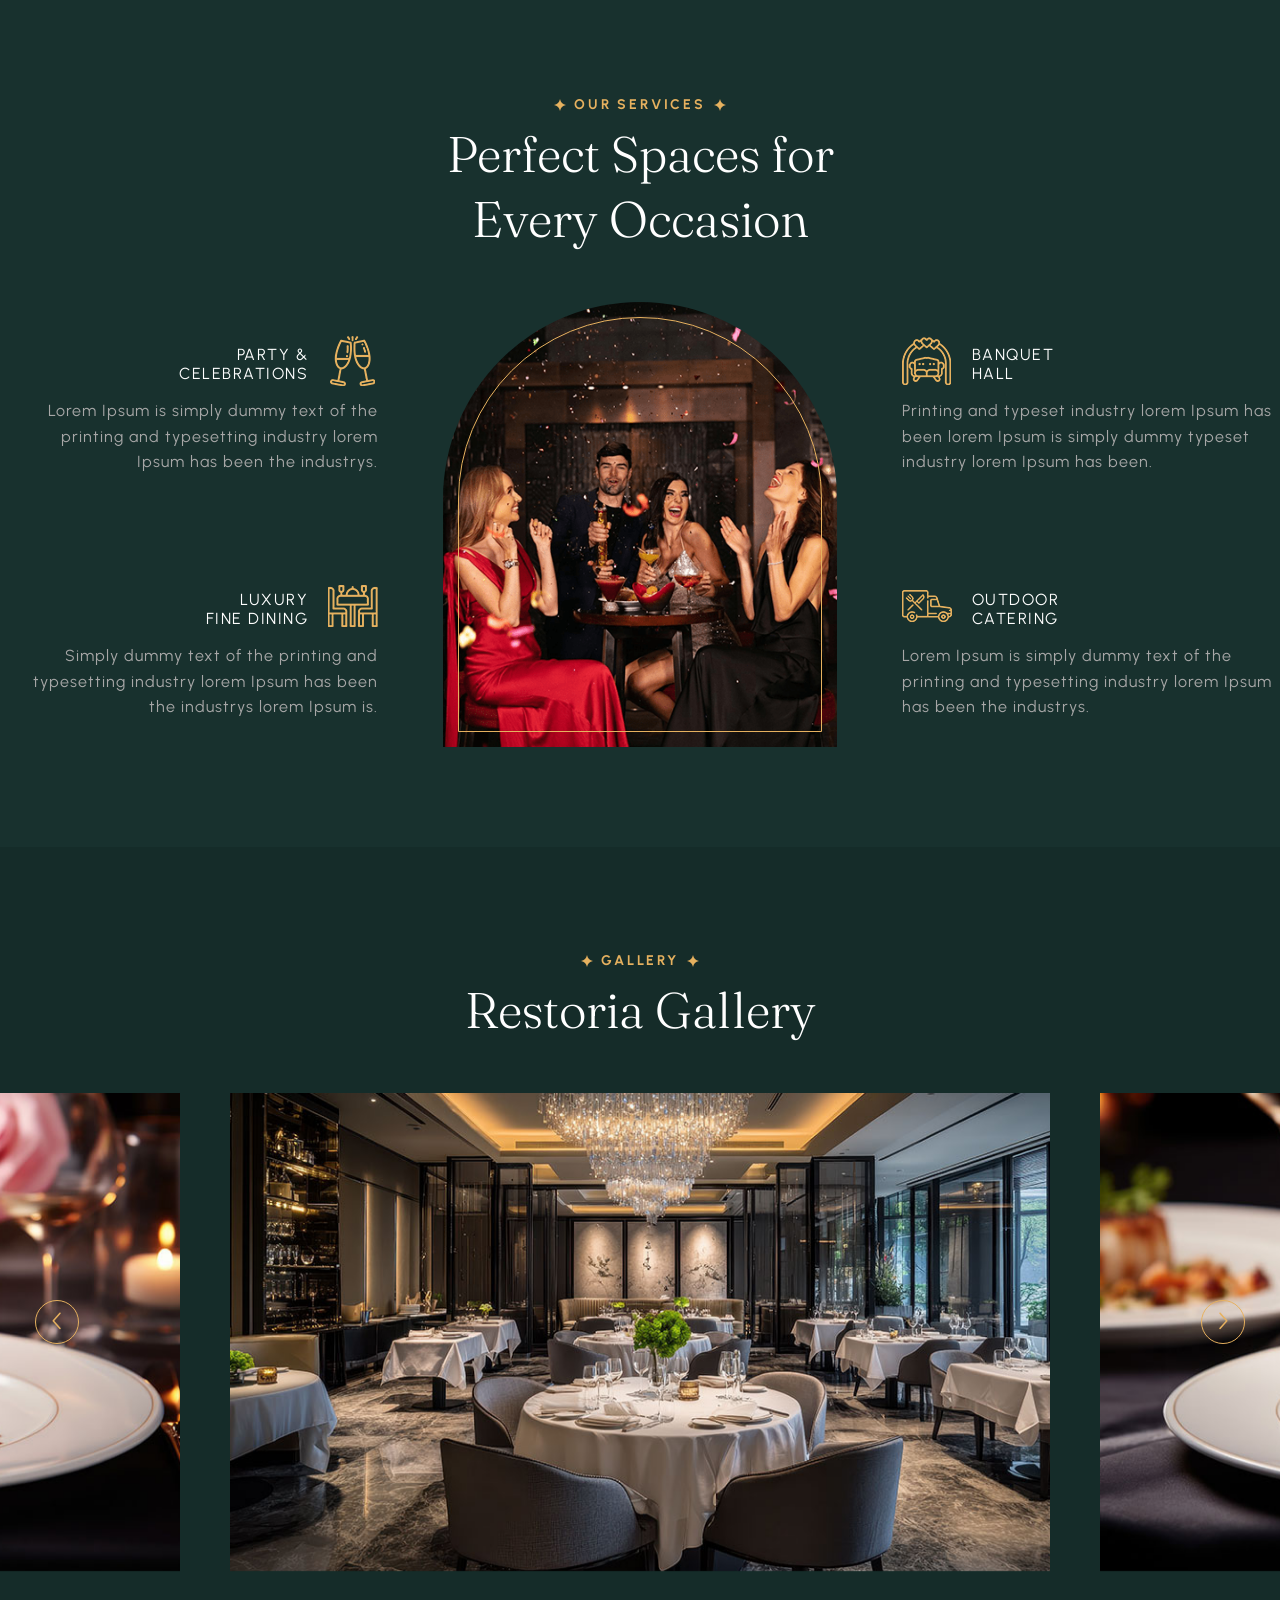
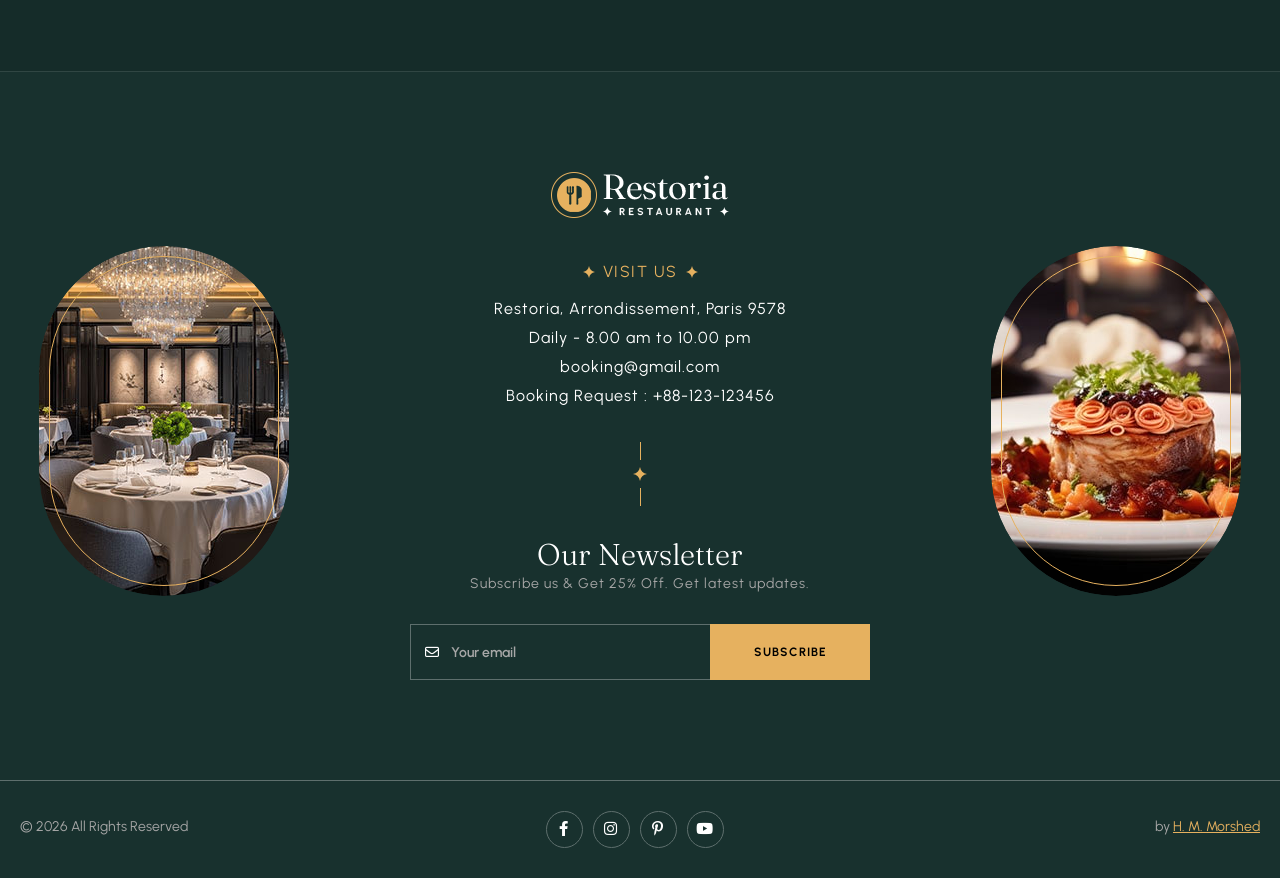
<file: about.html>
<!DOCTYPE html>
<html lang="en">


<head>
<meta charset="utf-8">
<title>Restoria Restaurants </title>
<!-- Stylesheets -->
<link href="css/bootstrap.css" rel="stylesheet">
<link href="css/style.css" rel="stylesheet">
<link rel="shortcut icon" href="images/favicon.png" type="image/x-icon">
<link rel="icon" href="images/favicon.png" type="image/x-icon">
<!-- Responsive -->
<meta http-equiv="X-UA-Compatible" content="IE=edge">
<meta name="viewport" content="width=device-width, initial-scale=1.0, maximum-scale=1.0, user-scalable=0">
<link href="css/responsive.css" rel="stylesheet">

</head>

<body>
  <div class="page-wrapper"> 
  
    <!-- Preloader -->
    <div class="loader-wrap">
        <div class="preloader">
            <div class="preloader-close">x</div>
            <div id="handle-preloader" class="handle-preloader">
                <div class="animation-preloader">
                    <div class="spinner"></div>
                    <div class="txt-loading">
                        <span data-text-preloader="R" class="letters-loading">
                            R
                        </span>
                        <span data-text-preloader="E" class="letters-loading">
                            E
                        </span>
                        <span data-text-preloader="S" class="letters-loading">
                            S
                        </span>
                        <span data-text-preloader="T" class="letters-loading">
                            T
                        </span>
                        <span data-text-preloader="O" class="letters-loading">
                            O
                        </span>
                        <span data-text-preloader="R" class="letters-loading">
                            R
                        </span>
                        <span data-text-preloader="I" class="letters-loading">
                            I
                        </span>
                        <span data-text-preloader="A" class="letters-loading">
                            A
                        </span>
                    </div>
                </div>  
            </div>
        </div>
    </div>
    <!-- Preloader End -->

    <!-- Main Header-->
    <header class="main-header">
        <div class="header-top">
            <div class="auto-container">
                <div class="inner clearfix">
                    <div class="top-left clearfix">
                        <ul class="top-info clearfix">
                            <li><i class="icon far fa-map-marker-alt"></i> Restoria, Arrondissement, Paris 9578</li>
                            <li><i class="icon far fa-clock"></i> Daily : 8.00 am to 10.00 pm</li>
                        </ul>
                    </div>
                    <div class="top-right clearfix">
                        <ul class="top-info clearfix">
                            <li><a href="tel:+11234567890"><i class="icon far fa-phone"></i> +1 123 456 7890</a></li>
                            <li><a href="mailto:booking@restaurant.com"><i class="icon far fa-envelope"></i> booking@restaurant.com</a></li>
                        </ul>
                    </div>
                </div>
            </div>
        </div>
        <!-- Header Upper -->
        <div class="header-upper">        
            <div class="auto-container">
                <!-- Main Box -->
                <div class="main-box clearfix">
                    <!--Logo-->
                    <div class="logo-box">
                         <div class="logo"><a href="index.html" title="Restoria - Restaurants HTML Template"><img src="images/logo.png" alt="image" title="Restoria - Restaurants HTML Template"></a></div>
                    </div>

                    <div class="nav-box clearfix">
                        <!--Nav Outer-->
                        <div class="nav-outer clearfix">         
                            <nav class="main-menu">
                                <ul class="navigation clearfix">
                                    <li><a href="index.html">Home</a>
                                       
                                    </li>

                                    <li class="dropdown has-mega-menu"><a href="menu-list.html">Menus</a>
                                        <ul>
                                            <li>
                                                <div class="mega-menu">
                                                    <div class="menu-inner">
                                                        <div class="auto-container">
                                                            <div class="row clearfix">
                                                                <div class="menu-block col-lg-3 col-md-6 col-sm-6">
                                                                    <div class="image"><a href="menu-list-1.html"><img src="images/resource/menu-1-thumb.jpg" alt="image"></a></div>
                                                                    <div class="title"><a href="menu-list-1.html">Menu list 1</a></div>
                                                                </div>
                                                                <div class="menu-block col-lg-3 col-md-6 col-sm-6">
                                                                    <div class="image"><a href="menu-list-2.html"><img src="images/resource/menu-2-thumb.jpg" alt="image"></a></div>
                                                                    <div class="title"><a href="menu-list-2.html">Menu list 2</a></div>
                                                                </div>
                                                                <div class="menu-block col-lg-3 col-md-6 col-sm-6">
                                                                    <div class="image"><a href="menu-list-3.html"><img src="images/resource/menu-3-thumb.jpg" alt="image"></a></div>
                                                                    <div class="title"><a href="menu-list-3.html">Menu list 3</a></div>
                                                                </div>
                                                                <div class="menu-block col-lg-3 col-md-6 col-sm-6">
                                                                    <div class="image"><a href="menu-list-4.html"><img src="images/resource/menu-4-thumb.jpg" alt="image"></a></div>
                                                                    <div class="title"><a href="menu-list-4.html">Menu list 4</a></div>
                                                                </div>
                                                            </div>
                                                        </div>
                                                    </div>
                                                </div>
                                            </li>
                                        </ul>
                                    </li>
                                    <li><a href="about.html">About Us</a></li>
                                    <li><a href="our-chef.html">Our chefs</a></li>
                                    <li class="dropdown"><a href="#">Pages</a>
                                        <ul>
                                            <li><a href="gallery-masonry.html">Photo Gallery</a>
                                            <li><a href="testimonial.html">Testimonial</a></li>
                                            <li><a href="blog-list.html">Blog List</a></li>
                                            <li><a href="blog-single-post.html">Blog Single Post</a></li>
                                            
                                        </ul>
                                    </li>
                                    <li><a href="contact-us.html">Contact</a></li>
                                </ul>
                            </nav>
                            <!-- Main Menu End-->
                        </div>
                        <!--Nav Outer End-->

                        <div class="links-box clearfix">
                            <div class="link link-btn">
                                <a href="book-table.html" class="theme-btn btn-style-one clearfix">
                                    <span class="btn-wrap">
                                        <span class="text-one">Book a table</span>
                                        <span class="text-two">Book a table</span>
                                    </span>
                                </a>
                            </div>
                            <div class="link info-toggler">
                                <button class="info-btn">
                                    <span class="hamburger">
                                        <span class="top-bun"></span>
                                        <span class="meat"></span>
                                        <span class="bottom-bun"></span>
                                    </span>
                                </button>
                            </div>
                        </div>

                        <!-- Hidden Nav Toggler -->
                        <div class="nav-toggler">
                            <button class="hidden-bar-opener">
                                <span class="hamburger">
                                    <span class="top-bun"></span>
                                    <span class="meat"></span>
                                    <span class="bottom-bun"></span>
                                </span>
                            </button>
                        </div>

                    </div>

                </div>
            </div>
        </div>
    </header>
    <!--End Main Header -->

    <!--Menu Backdrop-->
    <div class="menu-backdrop"></div>

    <!-- Hidden Navigation Bar -->
    <section class="hidden-bar">
        <!-- Hidden Bar Wrapper -->
        <div class="inner-box">
            <div class="cross-icon hidden-bar-closer"><span class="far fa-close"></span></div>
            <div class="logo-box"><a href="index.html" title="Restoria - Restaurants HTML Template"><img src="images/resource/sidebar-logo.png" alt="image" title="Restoria - Restaurants HTML Template"></a></div>
            
            <!-- .Side-menu -->
            <div class="side-menu">
                 <ul class="navigation clearfix">
                    <li class="dropdown"><a href="#">Home</a>
                        <ul>
                            <li><a href="index.html">Home 1 - Minimal Hero</a></li>
                            <li><a href="https://kalanidhithemes.com/live-preview/landing-page/restoria/all-demo/Restoria-2-Standard-Hero/index.html">Home 2 - Standard Hero</a></li>
                            <li><a href="https://kalanidhithemes.com/live-preview/landing-page/restoria/all-demo/Restoria-3-Video-Hero/index.html">Home 3 - Video Hero</a></li>
                            <li><a href="https://kalanidhithemes.com/live-preview/landing-page/restoria/all-demo/Restoria-4-Category-Hero/index.html">Home 4 - Category Hero</a></li>
                            <li><a href="https://kalanidhithemes.com/live-preview/landing-page/restoria/all-demo/Restoria-5-Rollingimages-Hero-Center-Header/index.html">Home 5 - Rolling Images</a></li>
                        </ul>
                    </li>
                    <li class="dropdown"><a href="menu-list-1.html">Menus</a>
                        <ul>
                            <li><a href="menu-list-1.html">Menu List 1</a></li>
                            <li><a href="menu-list-2.html">Menu List 2</a></li>
                            <li><a href="menu-list-3.html">Menu List 3</a></li>
                            <li><a href="menu-list-4.html">Menu List 4</a></li>
                        </ul>
                    </li>
                    <li class="current"><a href="about.html">About Us</a></li>
                    <li><a href="our-chef.html">Our chefs</a></li>
                    <li class="dropdown"><a href="#">Pages</a>
                        <ul>
                            <li><a href="gallery-masonry.html">Photo Gallery</a></li>
                            <li><a href="book-table.html">Reservation 1</a></li>
                            <li><a href="book-table-option2.html">Reservation 2</a></li>
                            <li><a href="testimonial.html">Testimonial</a></li>
                            <li><a href="blog-list.html">Blog List</a></li>
                            <li><a href="blog-single-post.html">Blog Single Post</a></li>
                            <li><a href="#">Dropdown Menu 1</a></li>
                            <li><a href="#">Dropdown Lorem 2</a></li>
                            <li class="dropdown"><a href="#">Dropdown Menu 3</a>
                                <ul>
                                    <li><a href="#">Dropdown Menu level 2</a></li>
                                    <li><a href="#">Dropdown Menu level 2</a></li>
                                    <li><a href="#">Dropdown Menu Level 2</a></li>
                                </ul>
                            </li>
                        </ul>
                    </li>
                    <li><a href="contact-us.html">Contact</a></li>
                </ul>
            </div><!-- /.Side-menu -->
        
        </div><!-- / Hidden Bar Wrapper -->
    </section>
    <!-- / Hidden Bar -->

    <!--Info Back Drop-->
    <div class="info-back-drop"></div>
    
    <!-- Hidden Bar -->
    <section class="info-bar">
        <div class="inner-box">
            <div class="cross-icon"><span class="far fa-close"></span></div>
            <div class="image-box"><img src="images/resource/sidebar-image.jpg" alt="image" title=""></div>
            <div class="logo-box"><a href="index.html" title="Restoria - Restaurants HTML Template"><img src="images/resource/sidebar-logo.png" alt="image" title="Restoria - Restaurants HTML Template"></a></div>

            <h5>Visit Us</h5>
            <ul class="info">
                <li>Restoria, Arrondissement, <br> Paris 9578</li>
                <li> <span class="ib-ttl"> Lunch Time </span>- 10.00 am – 3:30 pm </li>
                <li><span class="ib-ttl"> Dinner Time</span> - 08.00 pm – 10:30 pm</li>
                <li><a href="mailto:booking@domainame.com">booking@domainame.com</a></li>
            </ul>
            <div class="booking-info">
                <div class="bk-no"><a href="tel:+88-123-123456">Booking: +88-123-123456</a></div>
            </div>
        </div>
    </section>
    <!--End Hidden Bar -->

    <!-- Inner Banner Section -->
    <section class="inner-banner">
        <div class="image-layer" style="background-image: url(images/background/banner-image-1.jpg);"></div>
        <div class="auto-container">
            <div class="inner">
                <h1>About Us</h1>
                <div class="sub_text"> <p> A taste of perfection in every dish - <span class="primary-color"> fine dining with a modern twist.</span></p> </div>
            </div>
        </div>
    </section>
    <!--End Banner Section -->

    <!--Story Section-->
    <section class="story-section section-kt">
        <div class="auto-container">
            <div class="title-box centered">
                <div class="subtitle"><span>our story</span></div>

                <h2>Where Exquisite Flavors Meet <span class="theme_color">Elegant Ambiance</span> for an <span class="theme_color">Unforgettable Fine Dining </span> Experience!</h2>
            </div>
            <div class="row clearfix">
                <!--Col-->
                <div class="text-col col-xl-6 col-lg-6 col-md-12 col-sm-12">
                    <div class="inner wow fadeInLeft" data-wow-duration="1500ms" data-wow-delay="0ms">

                        <div class="text"> Lorem Ipsum is simply dummy text of the printingand typesetting industry lorem Ipsum has been the industrys standard dummy text ever since the when an unknown printer took a galley of type and scrambled it to make a type specimen book It has survived not only five centuries, but also the leap into.</div>

                        <div class="feature-info">

                            <div class="feature-info-box">
                                <div class="feature-title">
                                    <img src="images/resource/hygienic.png" alt="image">
                                    <h6>Hygienic <br> Food </h6>
                                </div>
                                <div class="infotext"> Lorem Ipsum is simply dummy text of the printing and type setting dummy text.</div>
                            </div>

                            <div class="feature-info-box">
                                <div class="feature-title">
                                    <img src="images/resource/ambiance.png" alt="image">
                                    <h6>fresh <br> Ambience </h6>
                                </div>
                                <div class="infotext"> Lorem Ipsum is simply dummy text of the printing and type setting dummy text.</div>
                            </div>

                        </div>

                        <div class="booking-info">
                            <div class="bk-title">Booking Request : <br>
                            <a class="bk-no" href="tel:+80-400-123456">+80 (400) 123 4567</a></div>
                            
                            <div class="link-box">
                                <a href="about.html" class="theme-btn btn-style-two clearfix">
                                    <span class="btn-wrap">
                                        <span class="text-one">book a table</span>
                                        <span class="text-two">book a table</span>
                                    </span>
                                </a>
                            </div>
                            
                        </div>
                    </div>
                </div>
                <!--Col-->
                <div class="image-col col-xl-6 col-lg-6 col-md-12 col-sm-12">
                    <div class="inner wow fadeInRight" data-wow-duration="1500ms" data-wow-delay="0ms">
                        <div class="images parallax-scene-1">
                            <div class="image" data-depth="0.15"><img src="images/resource/image-1.jpg" alt="image"></div>
                        </div>
                    </div>
                </div>

            </div>
        </div>
    </section>

    <!--Intro Section-->
    <section class="intro-section ">
        <div class="intro-anim-image"><img src="images/resource/abt_dish.png" alt="image"></div>
        <div class="image-layer" style="background-image: url(images/background/video_bg.jpg);"></div>
        <div class="auto-container">
            <div class="content-box">
                <div class="play-btn"><a href="https://www.youtube.com/watch?v=dZ9O_l1dIzs" class="lightbox-image theme-btn"><span class="icon fa-sharp-duotone fa-solid fa-play"><i class="ripple"></i></span></a></div>
            </div>
        </div>
    </section>

    <!--Why Us Section-->
    <section class="why-us-two section-kt">
        <div class="auto-container">
            <div class="title-box centered">
                <div class="subtitle"><span>why choose us</span></div>
                <h2>Why Dine With Us</h2>
            </div>
            <div class="row clearfix">
                <!--Block-->
                <div class="why-block-two col-xl-3 col-lg-3 col-md-6 col-sm-6 col-xs-12">
                    <div class="inner-box wow fadeInUp" data-wow-duration="1500ms" data-wow-delay="0ms">
                        <div class="image-box"><img src="images/resource/why1.jpg" alt=""></div>
                        <div class="over-box">
                            <h6>skilled chef</h6>
                        </div>
                    </div>
                </div>

                <!--Block-->
                <div class="why-block-two col-xl-3 col-lg-3 col-md-6 col-sm-6 col-xs-12">
                    <div class="inner-box wow fadeInUp" data-wow-duration="1500ms" data-wow-delay="300ms">
                        <div class="image-box"><img src="images/resource/why2.jpg" alt=""></div>
                        <div class="over-box">
                            <h6>hygienic food</h6>
                        </div>
                    </div>
                </div>

                <!--Block-->
                <div class="why-block-two col-xl-3 col-lg-3 col-md-6 col-sm-6 col-xs-12">
                    <div class="inner-box wow fadeInUp" data-wow-duration="1500ms" data-wow-delay="600ms">
                        <div class="image-box"><img src="images/resource/why3.jpg" alt=""></div>
                        <div class="over-box">
                            <h6>Fresh ambience</h6>
                        </div>
                    </div>
                </div>

                <!--Block-->
                <div class="why-block-two col-xl-3 col-lg-3 col-md-6 col-sm-6 col-xs-12">
                    <div class="inner-box wow fadeInUp" data-wow-duration="1500ms" data-wow-delay="900ms">
                        <div class="image-box"><img src="images/resource/why4.jpg" alt=""></div>
                        <div class="over-box">
                            <h6>secreat recipe</h6>
                        </div>
                    </div>
                </div>

            </div>

            <div class="fact-counter">
                <div class="row clearfix">
                    <div class="fact-block col-lg-3 col-md-6 col-sm-6 col-xs-12">
                        <div class="inner clearfix">
                            <div class="fact-count"><div class="count-box"><span class="count-text" data-stop="60" data-speed="2000">0</span><i>+</i></div></div>
                            <div class="fact-title">monthly visitors</div>
                            <p> Lorem Ipsum is simply dummy text of the printing and typesetting industry has been. </p>
                        </div>
                    </div>
                    <div class="fact-block col-lg-3 col-md-6 col-sm-6 col-xs-12">
                        <div class="inner clearfix">
                            <div class="fact-count"><div class="count-box"><span class="count-text" data-stop="22" data-speed="1500">0</span><i>+</i></div></div>
                            <div class="fact-title">positive reviews</div>
                            <p> Simply dummy text of the printing and typesetting industry lorem Ipsum has been. </p>
                        </div>
                    </div>
                    <div class="fact-block col-lg-3 col-md-6 col-sm-6 col-xs-12">
                        <div class="inner clearfix">
                            <div class="fact-count"><div class="count-box"><span class="count-text" data-stop="135" data-speed="1000">0</span><i>+</i></div></div>
                            <div class="fact-title">secreat recipe</div>
                            <p> Simply dummy text of the printing and typesetting lorem Ipsum has been industry. </p>
                        </div>
                    </div>
                    <div class="fact-block col-lg-3 col-md-6 col-sm-6 col-xs-12">
                        <div class="inner clearfix">
                            <div class="fact-count"><div class="count-box"><span class="count-text" data-stop="10" data-speed="1000">0</span><i>+</i></div></div>
                            <div class="fact-title">award & honnors</div>
                            <p> Ipsum is simply dummy text of the printing and typesetting industry lorem Ipsum. </p>
                        </div>
                    </div>
                </div>
            </div>
        </div>
    </section>

    <!--chef Section 1-->
    <section class="chef-section-1 section-kt">
        <div class="auto-container">

            <div class="row clearfix">
                <!--Block-->
                <div class="col-xl-4 col-lg-4 col-md-6 col-sm-12">
                    <div class="title-box">
                        <div class="subtitle"><span>meet the chef</span></div>
                        <h2>Mater Chef Lorenzo</h2>
                        <p> A fine dine master chef crafts exquisite cuisine with precision, passion, creativity, and elegance, delivering unforgettable culinary experiences and refined flavors.</p>
                        <div class="link-box">
                            <a href="about.html" class="theme-btn btn-style-two clearfix">
                                <span class="btn-wrap">
                                    <span class="text-one">meet our team</span>
                                    <span class="text-two">meet our team</span>
                                </span>
                            </a>
                        </div>
                    </div>
                </div>

                <!--Block-->
                <div class="col-xl-4 col-lg-4 col-md-6 col-sm-12 ">
                    <div class="chef-image image1 parallax-scene-2 " >
                        <img data-depth="0.15" src="images/resource/mainchef1.jpg" alt="image">
                    </div>
                    <div class="round-stamp">
                        <img data-depth="0.50" class="stamp_icon" src="images/resource/chefcap.png" alt="image">
                    </div>
                </div>

                <!--Block-->
                <div class="col-xl-4 col-lg-4 col-md-6 col-sm-12">
                    <div class="chef-image image2 parallax-scene-3">
                        <img data-depth="0.50" src="images/resource/mainchef2.jpg" alt="image">
                    </div>
                    <div class="chef-image image3 parallax-scene-4">
                        <img data-depth="0.50" src="images/resource/mainchef3.jpg" alt="image">
                    </div>
                </div>


            </div>

        </div>
    </section>

    <!--Testimonials Section-->
    <section class="testimonials-section section-kt">
        <div class="image-layer" style="background-image: url(images/background/testimonial-bg1.jpg);"></div>
        <div class="auto-container">
            <div class="title-box centered">
                <div class="subtitle"><span>Reviews</span></div>
                <h2>Happy Testimonials</h2>
            </div>

            <div class="row clearfix align-items-center">

                <div class="state-col col-xl-3 col-lg-2 col-md-6 col-sm-6 col-xs-12 order-2 order-lg-1">
                    <div class="value">25k+</div>
                    <div class="label">happy <br> customers</div>
                </div>

                <div class="carousel-col col-xl-6 col-lg-8 col-md-12 col-sm-12 order-1 order-lg-2">
                    <div class="carousel-box">
                        <div class="testi-top owl-theme owl-carousel">
                            <div class="slide-item">
                                <div class="slide-content">
                                    <div class="text quote-text">An unforgettable dining experience! Every dish was a masterpiece, and the ambiance was simply perfect. From the first bite to the last, every moment was pure culinary bliss!.</div>
                                </div>
                            </div>
                            <div class="slide-item">
                                <div class="slide-content">
                                    <div class="text quote-text">An extraordinary dining journey! The flavors were rich, the presentation stunning, and the atmosphere just right. Each bite felt like art on a plate. Truly a must-try experience! </div>
                                </div>
                            </div>
                            <div class="slide-item">
                                <div class="slide-content">
                                    <div class="text quote-text">Every dish was bursting with flavor and creativity! The ambiance set the mood perfectly. From start to finish, it was a delightful culinary adventure. the presentation stunning!</div>
                                </div>
                            </div>
                            <div class="slide-item">
                                <div class="slide-content">
                                    <div class="text quote-text">Such a memorable meal! The food was divine, beautifully plated, and the setting was cozy and elegant and delicious. A true gem for food lovers. We’ll definitely be back for more!</div>
                                </div>
                            </div>
                            <div class="slide-item">
                                <div class="slide-content">
                                    <div class="text quote-text">A delightful feast for all the senses! The food was sensational, and the ambiance added charm to the evening. Each course impressed us. A dining experience worth repeating again.</div>
                                </div>
                            </div>
                            <div class="slide-item">
                                <div class="slide-content">
                                    <div class="text quote-text">From the warm welcome to the last bite, everything was flawless. The dishes were exceptional, the vibe was perfect, and the service was top-notch. An absolute culinary!</div>
                                </div>
                            </div>
                        </div>

                        <div class="thumbs-carousel-box">
                            <div class="testi-thumbs owl-theme owl-carousel">
                                <div class="slide-item">
                                    <div class="image"><img src="images/resource/author-thumb-1.jpg"  alt="image"></div>
                                    <div class="auth-title">Sam Jhonson</div>
                                </div>
                                <div class="slide-item">
                                    <div class="image"><img src="images/resource/author-thumb-2.jpg"  alt="image"></div>
                                    <div class="auth-title">Ian Botham</div>
                                </div>
                                <div class="slide-item">
                                    <div class="image"><img src="images/resource/author-thumb-3.jpg"  alt="image"></div>
                                    <div class="auth-title">Dan Bitson</div>
                                </div>
                                <div class="slide-item">
                                    <div class="image"><img src="images/resource/author-thumb-1.jpg"  alt="image"></div>
                                    <div class="auth-title">Sam Jhonson</div>
                                </div>
                                <div class="slide-item">
                                    <div class="image"><img src="images/resource/author-thumb-2.jpg"  alt="image"></div>
                                    <div class="auth-title">Ian Botham</div>
                                </div>
                                <div class="slide-item">
                                    <div class="image"><img src="images/resource/author-thumb-3.jpg"  alt="image"></div>
                                    <div class="auth-title">Dan Bitson</div>
                                </div>
                            </div>
                        </div>
                    </div>
                </div>

                <div class="rating-col col-xl-3 col-lg-2 col-md-6 col-sm-6 col-xs-12 order-3 order-lg-3">
                    <div class="value">4.9/5</div>
                    <div class="label">rated on <br> google</div>
                </div>
            </div>

        </div>
    </section>

    <!--Services Section-->
    <section class="services-section section-kt">
        <div class="auto-container">
            <div class="title-box centered">
                <div class="subtitle"><span>our services</span></div>
                <h2>Perfect Spaces for <br> Every Occasion</h2>
            </div>
            <div class="row clearfix">
                <div class="s-col col-lg-4 col-md-6 col-sm-12">
                    <div class="inner wow fadeInLeft" data-wow-duration="1500ms" data-wow-delay="0ms">
                        <div class="s-block alternate">
                            <div class="inner">
                                <div class="icon-box"><img src="images/resource/s-icon-1.png" alt="image" title=""></div>
                                <h6>party & <br> celebrations</h6>
                                <div class="text">Lorem Ipsum is simply dummy text of the printing and typesetting industry lorem Ipsum has been the industrys.</div>
                            </div>
                        </div>
                        <div class="s-block alternate">
                            <div class="inner">
                                <div class="icon-box"><img src="images/resource/s-icon-2.png" alt="image" title=""></div>
                                <h6>luxury <br> Fine Dining</h6>
                                <div class="text">Simply dummy text of the printing and typesetting industry lorem Ipsum has been the industrys lorem Ipsum is.</div>
                            </div>
                        </div>
                    </div>
                </div>
                <div class="s-col last col-lg-4 col-md-6 col-sm-12">
                    <div class="inner wow fadeInRight" data-wow-duration="1500ms" data-wow-delay="0ms">
                        <div class="s-block ">
                            <div class="inner">
                                <div class="icon-box"><img src="images/resource/s-icon-3.png" alt="image" title=""></div>
                                <h6>banquet <br> hall</h6>
                                <div class="text">Printing and typeset industry lorem Ipsum has been lorem Ipsum is simply dummy typeset industry lorem Ipsum has been.</div>
                            </div>
                        </div>
                        <div class="s-block ">
                            <div class="inner">
                                <div class="icon-box"><img src="images/resource/s-icon-4.png" alt="image" title=""></div>
                                <h6>outdoor <br> catering</h6>
                                <div class="text">Lorem Ipsum is simply dummy text of the printing and typesetting industry lorem Ipsum has been the industrys.</div>
                            </div>
                        </div>
                    </div>
                </div>
                <div class="image-col col-lg-4 col-md-12 col-sm-12">
                    <div class="inner wow fadeInUp" data-wow-duration="1500ms" data-wow-delay="0ms">
                        <div class="image-box"><img src="images/resource/service-image.png" alt="image" title=""></div>
                    </div>
                </div>
            </div>
        </div>
    </section>

    <!--Gallery Section-->
    <section class="image-gallery section-kt">
        <div class="carousel-box">
            <div class="auto-container">
                <div class="title-box centered">
                    <div class="subtitle"><span>Gallery</span></div>
                    <h2>Restoria Gallery</h2>
                </div>

                <div class="image-gallery-slider owl-theme owl-carousel">
                    <!--Slide Item-->
                    <div class="gallery-block">
                        <div class="image"><a href="images/gallery/gallery-1-big.jpg" class="lightbox-image" data-fancybox="gallery"><img src="images/gallery/gallery-1-sm.jpg" alt="image"></a></div>
                    </div>

                    <!--Slide Item-->
                    <div class="gallery-block">
                        <div class="image"><a href="images/gallery/gallery-2-big.jpg" class="lightbox-image" data-fancybox="gallery"><img src="images/gallery/gallery-2-sm.jpg" alt="image"></a></div>
                    </div>

                    <!--Slide Item-->
                    <div class="gallery-block">
                        <div class="image"><a href="images/gallery/gallery-3-big.jpg" class="lightbox-image" data-fancybox="gallery"><img src="images/gallery/gallery-3-sm.jpg" alt="image"></a></div>
                    </div>

                    <!--Slide Item-->
                    <div class="gallery-block">
                        <div class="image"><a href="images/gallery/gallery-4-big.jpg" class="lightbox-image" data-fancybox="gallery"><img src="images/gallery/gallery-4-sm.jpg" alt="image"></a></div>
                    </div>

                    <!--Slide Item-->
                    <div class="gallery-block">
                        <div class="image"><a href="images/gallery/gallery-1-big.jpg" class="lightbox-image" data-fancybox="gallery"><img src="images/gallery/gallery-1-sm.jpg" alt="image"></a></div>
                    </div>

                    <!--Slide Item-->
                    <div class="gallery-block">
                        <div class="image"><a href="images/gallery/gallery-2-big.jpg" class="lightbox-image" data-fancybox="gallery"><img src="images/gallery/gallery-2-sm.jpg" alt="image"></a></div>
                    </div>

                </div>
            </div>
        </div>
    </section>

    <!--Main Footer-->
    <footer class="main-footer">
        <div class="upper-section section-kt">
            <div class="auto-container">
                <div class="row clearfix">
                    <!--Footer Col-->
                    <div class="footer-col info-col col-lg-6 col-md-12 col-sm-12">
                        <div class="inner wow fadeInUp" data-wow-delay="0ms" data-wow-duration="1500ms">
                            <div class="content">
                                <div class="logo"><a href="index.html" title="Restoria - Restaurants HTML Template"><img src="images/logo.png" alt="image" title="Restoria - Restaurants HTML Template"></a></div>
                                <div class="info">
                                    <h6>visit us </h6>
                                    <ul>
                                        <li>Restoria, Arrondissement, Paris 9578</li>
                                        <li>Daily - 8.00 am to 10.00 pm</li>
                                        <li><a href="mailto:booking@domainname.com">booking@gmail.com</a></li>
                                        <li><a href="tel:+88-123-123456">Booking Request : +88-123-123456</a></li>
                                        
                                    </ul>
                                </div>
                                <div class="separator"><span> </span> </div>
                                <div class="newsletter">
                                    <h4>Our Newsletter</h4>
                                    <div class="text">Subscribe us & Get 25% Off. Get latest updates.</div>
                                    <div class="newsletter-form">
                                        <form method="post" action="https://kalanidhithemes.com/live-preview/landing-page/restoria/all-demo/Restoria-1-Minimal-Hero/index.html">
                                            <div class="form-group">
                                                <span class="alt-icon far fa-envelope"></span>
                                                <input type="email" name="email" value="" placeholder="Your email" required>
                                                <button type="submit" class="theme-btn btn-style-one clearfix">
                                                    <span class="btn-wrap">
                                                        <span class="text-one">subscribe</span>
                                                        <span class="text-two">subscribe</span>
                                                    </span>
                                                </button>
                                            </div>
                                        </form>
                                    </div>
                                </div>
                            </div>
                        </div>
                    </div>
                    <!--Footer Col-->
                    <div class="footer-col footer-image-col col-lg-3 col-md-6 col-sm-12">
                        <div class="footer-image">
                            <img src="images/resource/footer-img-1.jpg" alt="image">
                        </div>
                    </div>
                    <!--Footer Col-->
                    <div class="footer-col footer-image-col last col-lg-3 col-md-6 col-sm-12">
                        <div class="footer-image">
                            <img src="images/resource/footer-img-2.jpg" alt="image">
                        </div>
                    </div>
                </div>
            </div>
        </div>

        <!-- last footer -->
        <div class="bottom_footer">
        <!-- container start -->
          <div class="auto-container">
            <!-- row start -->
            <div class="row clearfix">
              <div class="col-lg-4 col-md-4 col-sm-12">
                  <p>© 2026 All Rights Reserved</p>
              </div>

              <div class="col-lg-4 col-md-4 col-sm-12">
                <ul class="social_media">
                  <li><a href="https://themeforest.net/user/kalanidhithemes/portfolio" aria-label="facebook page" ><i class="fa-brands fa-facebook-f"></i></a></li>
                  <li><a href="https://www.behance.net/kalanidhithemes" aria-label="twitter page"><i class="fa-brands fa-instagram"></i></a></li>
                  <li><a href="https://themeforest.net/user/kalanidhithemes/portfolio" aria-label="instagram page"><i class="fa-brands fa-pinterest-p"></i></a></li>
                  <li><a href="https://themeforest.net/user/kalanidhithemes/portfolio" aria-label="pinterest page"><i class="fa-brands fa-youtube"></i></a></li>
                </ul>
              </div>

              <div class="col-lg-4 col-md-4 col-sm-12">
                  <p class="developer_text"> by <a href="https://themeforest.net/user/kalanidhithemes/portfolio" target="blank">H. M. Morshed</a></p>
              </div>
            </div>
          <!-- row end -->
          </div>
          <!-- container end -->
        </div>
    </footer>

</div>
<!--End pagewrapper--> 

<!--Scroll to top-->
<div class="scroll-to-top scroll-to-target" data-target="html"><span class="icon fa fa-angle-up"></span></div>
<!--[if lt IE 9]><script src="https://cdnjs.cloudflare.com/ajax/libs/html5shiv/3.7.3/html5shiv.js"></script><![endif]--> 

<script src="js/jquery.js"></script>
<script src="js/popper.min.js"></script>
<script src="js/bootstrap.min.js"></script>
<script src="js/jquery-ui.js"></script>
<script src="js/jquery.fancybox.js"></script>
<script src="js/swiper.js"></script>
<script src="js/owl.js"></script>
<script src="js/appear.js"></script>
<script src="js/wow.js"></script>
<script src="js/parallax.min.js"></script>
<script src="js/custom-script.js"></script>
</body>


</html>
</file>
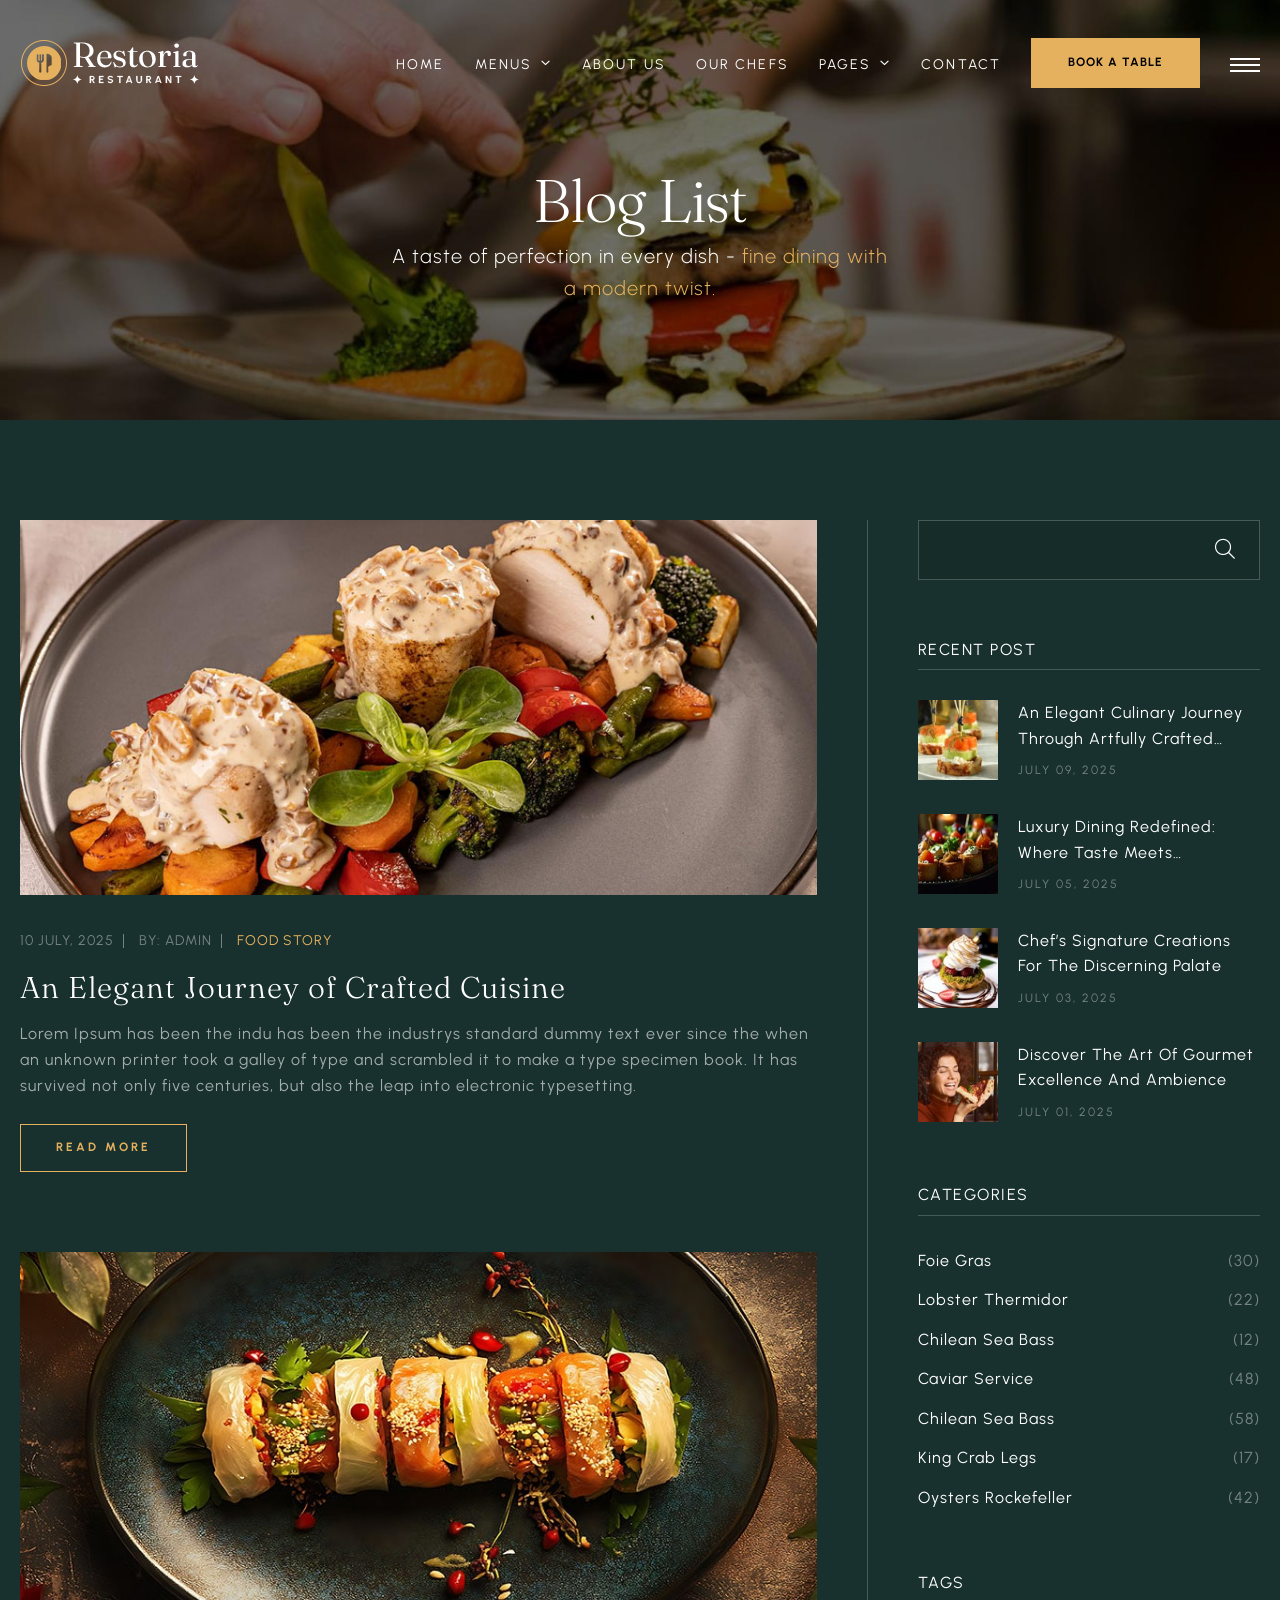
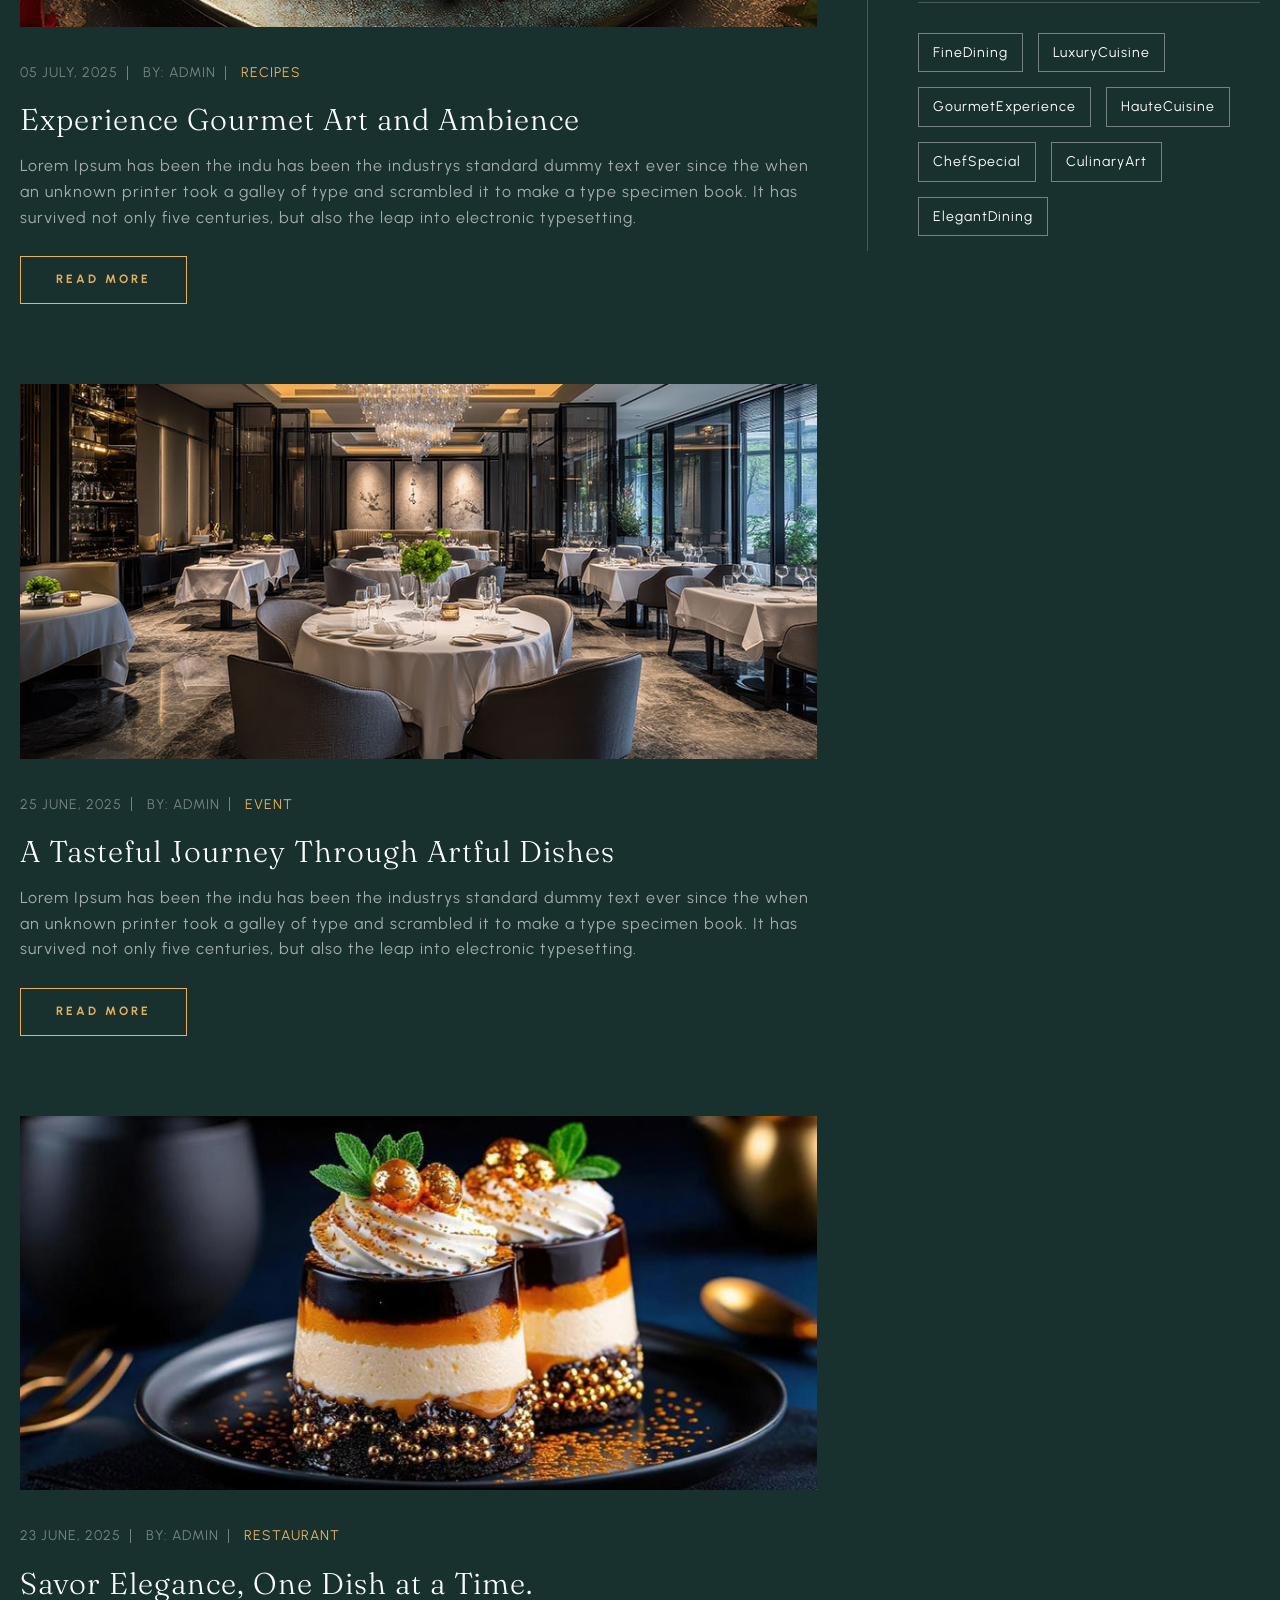
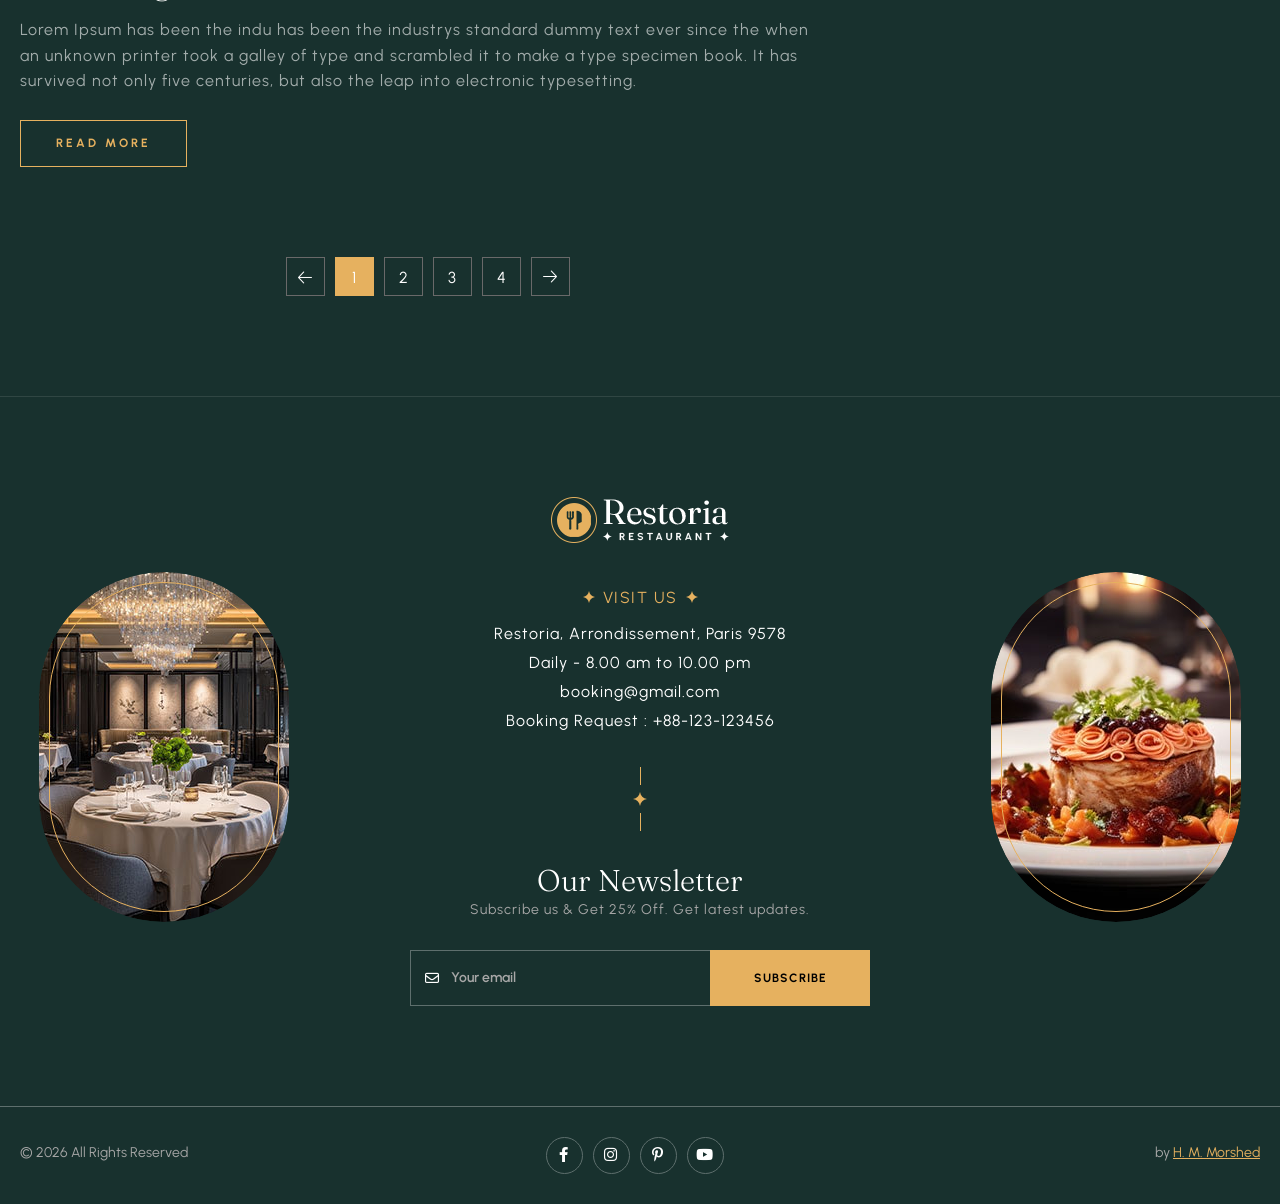
<file: blog-list.html>
<!DOCTYPE html>
<html lang="en">


<head>
<meta charset="utf-8">
<title>Restoria Restaurants </title>
<!-- Stylesheets -->
<link href="css/bootstrap.css" rel="stylesheet">
<link href="css/style.css" rel="stylesheet">
<link rel="shortcut icon" href="images/favicon.png" type="image/x-icon">
<link rel="icon" href="images/favicon.png" type="image/x-icon">
<!-- Responsive -->
<meta http-equiv="X-UA-Compatible" content="IE=edge">
<meta name="viewport" content="width=device-width, initial-scale=1.0, maximum-scale=1.0, user-scalable=0">
<link href="css/responsive.css" rel="stylesheet">

</head>

<body>
  <div class="page-wrapper"> 
  
    <!-- Preloader -->
    <div class="loader-wrap">
        <div class="preloader">
            <div class="preloader-close">x</div>
            <div id="handle-preloader" class="handle-preloader">
                <div class="animation-preloader">
                    <div class="spinner"></div>
                    <div class="txt-loading">
                        <span data-text-preloader="R" class="letters-loading">
                            R
                        </span>
                        <span data-text-preloader="E" class="letters-loading">
                            E
                        </span>
                        <span data-text-preloader="S" class="letters-loading">
                            S
                        </span>
                        <span data-text-preloader="T" class="letters-loading">
                            T
                        </span>
                        <span data-text-preloader="O" class="letters-loading">
                            O
                        </span>
                        <span data-text-preloader="R" class="letters-loading">
                            R
                        </span>
                        <span data-text-preloader="I" class="letters-loading">
                            I
                        </span>
                        <span data-text-preloader="A" class="letters-loading">
                            A
                        </span>
                    </div>
                </div>  
            </div>
        </div>
    </div>
    <!-- Preloader End -->

    <!-- Main Header-->
    <header class="main-header">
        <div class="header-top">
            <div class="auto-container">
                <div class="inner clearfix">
                    <div class="top-left clearfix">
                        <ul class="top-info clearfix">
                            <li><i class="icon far fa-map-marker-alt"></i> Restoria, Arrondissement, Paris 9578</li>
                            <li><i class="icon far fa-clock"></i> Daily : 8.00 am to 10.00 pm</li>
                        </ul>
                    </div>
                    <div class="top-right clearfix">
                        <ul class="top-info clearfix">
                            <li><a href="tel:+11234567890"><i class="icon far fa-phone"></i> +1 123 456 7890</a></li>
                            <li><a href="mailto:booking@restaurant.com"><i class="icon far fa-envelope"></i> booking@restaurant.com</a></li>
                        </ul>
                    </div>
                </div>
            </div>
        </div>
        <!-- Header Upper -->
        <div class="header-upper">        
            <div class="auto-container">
                <!-- Main Box -->
                <div class="main-box clearfix">
                    <!--Logo-->
                    <div class="logo-box">
                         <div class="logo"><a href="index.html" title="Restoria - Restaurants HTML Template"><img src="images/logo.png" alt="image" title="Restoria - Restaurants HTML Template"></a></div>
                    </div>

                    <div class="nav-box clearfix">
                        <!--Nav Outer-->
                        <div class="nav-outer clearfix">         
                            <nav class="main-menu">
                                <ul class="navigation clearfix">
                                    <li><a href="index.html">Home</a>
                                       
                                    </li>

                                    <li class="dropdown has-mega-menu"><a href="menu-list.html">Menus</a>
                                        <ul>
                                            <li>
                                                <div class="mega-menu">
                                                    <div class="menu-inner">
                                                        <div class="auto-container">
                                                            <div class="row clearfix">
                                                                <div class="menu-block col-lg-3 col-md-6 col-sm-6">
                                                                    <div class="image"><a href="menu-list-1.html"><img src="images/resource/menu-1-thumb.jpg" alt="image"></a></div>
                                                                    <div class="title"><a href="menu-list-1.html">Menu list 1</a></div>
                                                                </div>
                                                                <div class="menu-block col-lg-3 col-md-6 col-sm-6">
                                                                    <div class="image"><a href="menu-list-2.html"><img src="images/resource/menu-2-thumb.jpg" alt="image"></a></div>
                                                                    <div class="title"><a href="menu-list-2.html">Menu list 2</a></div>
                                                                </div>
                                                                <div class="menu-block col-lg-3 col-md-6 col-sm-6">
                                                                    <div class="image"><a href="menu-list-3.html"><img src="images/resource/menu-3-thumb.jpg" alt="image"></a></div>
                                                                    <div class="title"><a href="menu-list-3.html">Menu list 3</a></div>
                                                                </div>
                                                                <div class="menu-block col-lg-3 col-md-6 col-sm-6">
                                                                    <div class="image"><a href="menu-list-4.html"><img src="images/resource/menu-4-thumb.jpg" alt="image"></a></div>
                                                                    <div class="title"><a href="menu-list-4.html">Menu list 4</a></div>
                                                                </div>
                                                            </div>
                                                        </div>
                                                    </div>
                                                </div>
                                            </li>
                                        </ul>
                                    </li>
                                    <li><a href="about.html">About Us</a></li>
                                    <li><a href="our-chef.html">Our chefs</a></li>
                                    <li class="dropdown"><a href="#">Pages</a>
                                        <ul>
                                            <li><a href="gallery-masonry.html">Photo Gallery</a>
                                            <li><a href="testimonial.html">Testimonial</a></li>
                                            <li><a href="blog-list.html">Blog List</a></li>
                                            <li><a href="blog-single-post.html">Blog Single Post</a></li>
                                            
                                        </ul>
                                    </li>
                                    <li><a href="contact-us.html">Contact</a></li>
                                </ul>
                            </nav>
                            <!-- Main Menu End-->
                        </div>
                        <!--Nav Outer End-->

                        <div class="links-box clearfix">
                            <div class="link link-btn">
                                <a href="book-table.html" class="theme-btn btn-style-one clearfix">
                                    <span class="btn-wrap">
                                        <span class="text-one">Book a table</span>
                                        <span class="text-two">Book a table</span>
                                    </span>
                                </a>
                            </div>
                            <div class="link info-toggler">
                                <button class="info-btn">
                                    <span class="hamburger">
                                        <span class="top-bun"></span>
                                        <span class="meat"></span>
                                        <span class="bottom-bun"></span>
                                    </span>
                                </button>
                            </div>
                        </div>

                        <!-- Hidden Nav Toggler -->
                        <div class="nav-toggler">
                            <button class="hidden-bar-opener">
                                <span class="hamburger">
                                    <span class="top-bun"></span>
                                    <span class="meat"></span>
                                    <span class="bottom-bun"></span>
                                </span>
                            </button>
                        </div>

                    </div>

                </div>
            </div>
        </div>
    </header>
    <!--End Main Header -->

    <!--Menu Backdrop-->
    <div class="menu-backdrop"></div>

    <!-- Hidden Navigation Bar -->
    <section class="hidden-bar">
        <!-- Hidden Bar Wrapper -->
        <div class="inner-box">
            <div class="cross-icon hidden-bar-closer"><span class="far fa-close"></span></div>
            <div class="logo-box"><a href="index.html" title="Restoria - Restaurants HTML Template"><img src="images/resource/sidebar-logo.png" alt="image" title="Restoria - Restaurants HTML Template"></a></div>
            
            <!-- .Side-menu -->
            <div class="side-menu">
                 <ul class="navigation clearfix">
                    <li class="dropdown"><a href="#">Home</a>
                        <ul>
                            <li><a href="index.html">Home 1 - Minimal Hero</a></li>
                            <li><a href="https://kalanidhithemes.com/live-preview/landing-page/restoria/all-demo/Restoria-2-Standard-Hero/index.html">Home 2 - Standard Hero</a></li>
                            <li><a href="https://kalanidhithemes.com/live-preview/landing-page/restoria/all-demo/Restoria-3-Video-Hero/index.html">Home 3 - Video Hero</a></li>
                            <li><a href="https://kalanidhithemes.com/live-preview/landing-page/restoria/all-demo/Restoria-4-Category-Hero/index.html">Home 4 - Category Hero</a></li>
                            <li><a href="https://kalanidhithemes.com/live-preview/landing-page/restoria/all-demo/Restoria-5-Rollingimages-Hero-Center-Header/index.html">Home 5 - Rolling Images</a></li>
                        </ul>
                    </li>
                    <li class="dropdown"><a href="menu-list-1.html">Menus</a>
                        <ul>
                            <li><a href="menu-list-1.html">Menu List 1</a></li>
                            <li><a href="menu-list-2.html">Menu List 2</a></li>
                            <li><a href="menu-list-3.html">Menu List 3</a></li>
                            <li><a href="menu-list-4.html">Menu List 4</a></li>
                        </ul>
                    </li>
                    <li><a href="about.html">About Us</a></li>
                    <li><a href="our-chef.html">Our chefs</a></li>
                    <li class="dropdown"><a href="#">Pages</a>
                        <ul>
                            <li><a href="gallery-masonry.html">Photo Gallery</a></li>
                            <li><a href="book-table.html">Reservation 1</a></li>
                            <li><a href="book-table-option2.html">Reservation 2</a></li>
                            <li><a href="testimonial.html">Testimonial</a></li>
                            <li><a href="blog-list.html">Blog List</a></li>
                            <li><a href="blog-single-post.html">Blog Single Post</a></li>
                            <li><a href="#">Dropdown Menu 1</a></li>
                            <li><a href="#">Dropdown Lorem 2</a></li>
                            <li class="dropdown"><a href="#">Dropdown Menu 3</a>
                                <ul>
                                    <li><a href="#">Dropdown Menu level 2</a></li>
                                    <li><a href="#">Dropdown Menu level 2</a></li>
                                    <li><a href="#">Dropdown Menu Level 2</a></li>
                                </ul>
                            </li>
                        </ul>
                    </li>
                    <li><a href="contact-us.html">Contact</a></li>
                </ul>
            </div><!-- /.Side-menu -->
        
        </div><!-- / Hidden Bar Wrapper -->
    </section>
    <!-- / Hidden Bar -->

    <!--Info Back Drop-->
    <div class="info-back-drop"></div>
    
    <!-- Hidden Bar -->
    <section class="info-bar">
        <div class="inner-box">
            <div class="cross-icon"><span class="far fa-close"></span></div>
            <div class="image-box"><img src="images/resource/sidebar-image.jpg" alt="image" title=""></div>
            <div class="logo-box"><a href="index.html" title="Restoria - Restaurants HTML Template"><img src="images/resource/sidebar-logo.png" alt="image" title="Restoria - Restaurants HTML Template"></a></div>

            <h5>Visit Us</h5>
            <ul class="info">
                <li>Restoria, Arrondissement, <br> Paris 9578</li>
                <li> <span class="ib-ttl"> Lunch Time </span>- 10.00 am – 3:30 pm </li>
                <li><span class="ib-ttl"> Dinner Time</span> - 08.00 pm – 10:30 pm</li>
                <li><a href="mailto:booking@domainame.com">booking@domainame.com</a></li>
            </ul>
            <div class="booking-info">
                <div class="bk-no"><a href="tel:+88-123-123456">Booking: +88-123-123456</a></div>
            </div>
        </div>
    </section>
    <!--End Hidden Bar -->

    <!-- Inner Banner Section -->
    <section class="inner-banner">
        <div class="image-layer" style="background-image: url(images/background/banner-image-7.jpg);"></div>
        <div class="auto-container">
            <div class="inner">
                <h1>Blog List</h1>
                <div class="sub_text"> <p> A taste of perfection in every dish - <span class="primary-color"> fine dining with a modern twist.</span></p> </div>
            </div>
        </div>
    </section>
    <!--End Banner Section -->

    <!-- Main Blog List Section Start-->
    <section class="blog_list_section section-kt">
      <div class="auto-container">
        <div class="row">
            <!-- Blog Left Side -->            
          <div class="col-lg-8">
            <div class="blog_left_side">

                <!-- Blog post -->
                <div class="blog_panel" data-aos="fade-up" data-aos-duration="1500">
                    <div class="main_img">
                        <a href="blog-single-post.html"><img src="images/resource/blog-list-1.jpg" alt="image"></a>
                    </div>
                    <div class="blog_info">
                        <ul>
                            <li> 10 July, 2025 </li>
                            <li> By: Admin </li>
                            <li> <a href="#"> Food Story </a> </li>
                        </ul>
                        <h4><a href="blog-single-post.html">An Elegant Journey of Crafted Cuisine</a></h4>
                        <p>Lorem Ipsum has been the indu has been the industrys standard dummy text ever since the when an unknown printer took a galley of type and scrambled it to make a type specimen book. It has survived not only five centuries, but also the leap into electronic typesetting.</p>
                        <div class="link-box">
                            <a href="blog-single-post.html" class="theme-btn btn-style-two clearfix">
                                <span class="btn-wrap">
                                    <span class="text-one">read more</span>
                                    <span class="text-two">read more</span>
                                </span>
                            </a>
                        </div>
                    </div>
                </div>

                <!-- Blog post -->
                <div class="blog_panel" data-aos="fade-up" data-aos-duration="1500">
                    <div class="main_img">
                        <a href="blog-single-post.html"><img src="images/resource/blog-list-2.jpg" alt="image"></a>
                    </div>
                    <div class="blog_info">
                        <ul>
                            <li> 05 July, 2025 </li>
                            <li> By: Admin </li>
                            <li> <a href="#"> Recipes </a> </li>
                        </ul>
                        <h4><a href="blog-single-post.html">Experience Gourmet Art and Ambience</a></h4>
                        <p>Lorem Ipsum has been the indu has been the industrys standard dummy text ever since the when an unknown printer took a galley of type and scrambled it to make a type specimen book. It has survived not only five centuries, but also the leap into electronic typesetting.</p>
                        <div class="link-box">
                            <a href="blog-single-post.html" class="theme-btn btn-style-two clearfix">
                                <span class="btn-wrap">
                                    <span class="text-one">read more</span>
                                    <span class="text-two">read more</span>
                                </span>
                            </a>
                        </div>
                    </div>
                </div>

                <!-- Blog post -->
                <div class="blog_panel" data-aos="fade-up" data-aos-duration="1500">
                    <div class="main_img">
                        <a href="blog-single-post.html"><img src="images/resource/blog-list-3.jpg" alt="image"></a>
                    </div>
                    <div class="blog_info">
                        <ul>
                            <li> 25 June, 2025</li>
                            <li> By: Admin </li>
                            <li> <a href="#"> Event </a> </li>
                        </ul>
                        <h4><a href="blog-single-post.html">A Tasteful Journey Through Artful Dishes</a></h4>
                        <p>Lorem Ipsum has been the indu has been the industrys standard dummy text ever since the when an unknown printer took a galley of type and scrambled it to make a type specimen book. It has survived not only five centuries, but also the leap into electronic typesetting.</p>
                        <div class="link-box">
                            <a href="blog-single-post.html" class="theme-btn btn-style-two clearfix">
                                <span class="btn-wrap">
                                    <span class="text-one">read more</span>
                                    <span class="text-two">read more</span>
                                </span>
                            </a>
                        </div>
                    </div>
                </div>

                <!-- Blog post -->
                <div class="blog_panel" data-aos="fade-up" data-aos-duration="1500">
                    <div class="main_img">
                        <a href="blog-single-post.html"><img src="images/resource/blog-list-4.jpg" alt="image"></a>
                    </div>
                    <div class="blog_info">
                        <ul>
                            <li> 23 June, 2025 </li>
                            <li> By: Admin </li>
                            <li> <a href="#"> Restaurant </a> </li>
                        </ul>
                        <h4><a href="blog-single-post.html">Savor Elegance, One Dish at a Time.</a></h4>
                        <p>Lorem Ipsum has been the indu has been the industrys standard dummy text ever since the when an unknown printer took a galley of type and scrambled it to make a type specimen book. It has survived not only five centuries, but also the leap into electronic typesetting.</p>
                        <div class="link-box">
                            <a href="blog-single-post.html" class="theme-btn btn-style-two clearfix">
                                <span class="btn-wrap">
                                    <span class="text-one">read more</span>
                                    <span class="text-two">read more</span>
                                </span>
                            </a>
                        </div>
                    </div>
                </div>
            </div>
          </div>

          <!-- blog Right Side -->
          <div class="col-lg-4">
            <div class="blog_right_side">
              <!-- Search Blog -->
              <div class="blog_search_block bg_box" data-aos="fade-up" data-aos-duration="1500">
                <form action="https://kalanidhithemes.com/live-preview/landing-page/restoria/all-demo/Restoria-1-Minimal-Hero/submit">
                  <div class="form-group">
                    <div class="form_inner">
                      <input type="text" class="form-control">
                      <button><i class="fa-light fa-magnifying-glass"></i></button>
                    </div>
                  </div>
                </form>
              </div>
              <!-- Recent Post -->
              <div class="recent_post_block bg_box" data-aos="fade-up" data-aos-duration="1500">
                <h6>Recent Post</h6>
                <ul class="recent_blog_list">
                  <li>
                    <a href="blog-single-post.html">
                      <div class="img">
                        <img src="images/resource/blog-recent-1.jpg" alt="image">
                      </div>
                      <div class="text">
                        <p>An Elegant Culinary Journey Through Artfully Crafted Dishes</p>
                        <span>July 09, 2025</span>
                      </div>
                    </a>
                  </li>
                  <li>
                    <a href="blog-single-post.html">
                      <div class="img">
                        <img src="images/resource/blog-recent-2.jpg" alt="image">
                      </div>
                      <div class="text">
                        <p>Luxury Dining Redefined: Where Taste Meets Sophistication</p>
                        <span>July 05, 2025</span>
                      </div>
                    </a>
                  </li>
                  <li>
                    <a href="blog-single-post.html">
                      <div class="img">
                        <img src="images/resource/blog-recent-3.jpg" alt="image">
                      </div>
                      <div class="text">
                        <p>Chef’s Signature Creations for the Discerning Palate</p>
                        <span>July 03, 2025</span>
                      </div>
                    </a>
                  </li>
                  <li>
                    <a href="blog-single-post.html">
                      <div class="img">
                        <img src="images/resource/blog-recent-4.jpg" alt="image">
                      </div>
                      <div class="text">
                        <p>Discover the Art of Gourmet Excellence and Ambience</p>
                        <span>July 01, 2025</span>
                      </div>
                    </a>
                  </li>
                </ul>
              </div>

              <!-- Categories List -->
              <div class="categories_block bg_box" data-aos="fade-up" data-aos-duration="1500">
                <h6>Categories</h6>
                <ul>
                  <li>
                    <a href="#" class="cat"> Foie Gras</a>
                    <span>(30)</span>
                  </li>
                  <li>
                    <a href="#" class="cat"> Lobster Thermidor </a>
                    <span>(22)</span>
                  </li>
                  <li>
                    <a href="#" class="cat"> Chilean Sea Bass</a>
                    <span>(12)</span>
                  </li>
                  <li>
                    <a href="#" class="cat"> Caviar Service</a>
                    <span>(48)</span>
                  </li>
                  <li>
                    <a href="#" class="cat"> Chilean Sea Bass</a>
                    <span>(58)</span>
                  </li>
                  <li>
                    <a href="#" class="cat"> King Crab Legs</a>
                    <span>(17)</span>
                  </li>
                  <li>
                    <a href="#" class="cat"> Oysters Rockefeller</a>
                    <span>(42)</span>
                  </li>
                </ul>
              </div>

              <!-- Tags Block -->
              <div class="tags_block bg_box" data-aos="fade-up" data-aos-duration="1500">
                <h6>Tags</h6>
                <ul>
                  <li><a href="#">FineDining</a></li>
                  <li><a href="#">LuxuryCuisine</a></li>
                  <li><a href="#">GourmetExperience</a></li>
                  <li><a href="#">HauteCuisine</a></li>
                  <li><a href="#">ChefSpecial</a></li>
                  <li><a href="#">CulinaryArt</a></li>
                  <li><a href="#">ElegantDining</a></li>
                </ul>
              </div>
            </div>
          </div>
        </div>

        <!-- Pagination Block Start -->
        <div class="pagination_block" data-aos="fade-up" data-aos-duration="1500">
          <div class="row">
            <div class="col-lg-8">
              <ul>
                <li><a href="#" class="prev"><i class="fa-light fa-arrow-left"></i></a></li>
                <li><a href="#" class="active">1</a></li>
                <li><a href="#">2</a></li>
                <li><a href="#">3</a></li>
                <li><a href="#">4</a></li>
                <li><a href="#" class="next"><i class="fa-light fa-arrow-right"></i></a></li>
              </ul>
            </div>
          </div>
        </div>
        <!-- Pagination Block End -->
      </div>
    </section>
    <!-- Main Blog List Section End-->

    <!--Main Footer-->
    <footer class="main-footer">
        <div class="upper-section section-kt">
            <div class="auto-container">
                <div class="row clearfix">
                    <!--Footer Col-->
                    <div class="footer-col info-col col-lg-6 col-md-12 col-sm-12">
                        <div class="inner wow fadeInUp" data-wow-delay="0ms" data-wow-duration="1500ms">
                            <div class="content">
                                <div class="logo"><a href="index.html" title="Restoria - Restaurants HTML Template"><img src="images/logo.png" alt="image" title="Restoria - Restaurants HTML Template"></a></div>
                                <div class="info">
                                    <h6>visit us </h6>
                                    <ul>
                                        <li>Restoria, Arrondissement, Paris 9578</li>
                                        <li>Daily - 8.00 am to 10.00 pm</li>
                                        <li><a href="mailto:booking@domainname.com">booking@gmail.com</a></li>
                                        <li><a href="tel:+88-123-123456">Booking Request : +88-123-123456</a></li>
                                        
                                    </ul>
                                </div>
                                <div class="separator"><span> </span> </div>
                                <div class="newsletter">
                                    <h4>Our Newsletter</h4>
                                    <div class="text">Subscribe us & Get 25% Off. Get latest updates.</div>
                                    <div class="newsletter-form">
                                        <form method="post" action="https://kalanidhithemes.com/live-preview/landing-page/restoria/all-demo/Restoria-1-Minimal-Hero/index.html">
                                            <div class="form-group">
                                                <span class="alt-icon far fa-envelope"></span>
                                                <input type="email" name="email" value="" placeholder="Your email" required>
                                                <button type="submit" class="theme-btn btn-style-one clearfix">
                                                    <span class="btn-wrap">
                                                        <span class="text-one">subscribe</span>
                                                        <span class="text-two">subscribe</span>
                                                    </span>
                                                </button>
                                            </div>
                                        </form>
                                    </div>
                                </div>
                            </div>
                        </div>
                    </div>
                    <!--Footer Col-->
                    <div class="footer-col footer-image-col col-lg-3 col-md-6 col-sm-12">
                        <div class="footer-image">
                            <img src="images/resource/footer-img-1.jpg" alt="image">
                        </div>
                    </div>
                    <!--Footer Col-->
                    <div class="footer-col footer-image-col last col-lg-3 col-md-6 col-sm-12">
                        <div class="footer-image">
                            <img src="images/resource/footer-img-2.jpg" alt="image">
                        </div>
                    </div>
                </div>
            </div>
        </div>

        <!-- last footer -->
        <div class="bottom_footer">
        <!-- container start -->
          <div class="auto-container">
            <!-- row start -->
            <div class="row clearfix">
              <div class="col-lg-4 col-md-4 col-sm-12">
                  <p>© 2026 All Rights Reserved</p>
              </div>

              <div class="col-lg-4 col-md-4 col-sm-12">
                <ul class="social_media">
                  <li><a href="https://themeforest.net/user/kalanidhithemes/portfolio" aria-label="facebook page" ><i class="fa-brands fa-facebook-f"></i></a></li>
                  <li><a href="https://www.behance.net/kalanidhithemes" aria-label="twitter page"><i class="fa-brands fa-instagram"></i></a></li>
                  <li><a href="https://themeforest.net/user/kalanidhithemes/portfolio" aria-label="instagram page"><i class="fa-brands fa-pinterest-p"></i></a></li>
                  <li><a href="https://themeforest.net/user/kalanidhithemes/portfolio" aria-label="pinterest page"><i class="fa-brands fa-youtube"></i></a></li>
                </ul>
              </div>

              <div class="col-lg-4 col-md-4 col-sm-12">
                  <p class="developer_text">by <a href="https://themeforest.net/user/kalanidhithemes/portfolio" target="blank">H. M. Morshed</a></p>
              </div>
            </div>
          <!-- row end -->
          </div>
          <!-- container end -->
        </div>
    </footer>

</div>
<!--End pagewrapper--> 

<!--Scroll to top-->
<div class="scroll-to-top scroll-to-target" data-target="html"><span class="icon fa fa-angle-up"></span></div>
<!--[if lt IE 9]><script src="https://cdnjs.cloudflare.com/ajax/libs/html5shiv/3.7.3/html5shiv.js"></script><![endif]--> 

<script src="js/jquery.js"></script>
<script src="js/popper.min.js"></script>
<script src="js/bootstrap.min.js"></script>
<script src="js/jquery-ui.js"></script>
<script src="js/jquery.fancybox.js"></script>
<script src="js/swiper.js"></script>
<script src="js/owl.js"></script>
<script src="js/appear.js"></script>
<script src="js/wow.js"></script>
<script src="js/parallax.min.js"></script>
<script src="js/custom-script.js"></script>
</body>


</html>
</file>
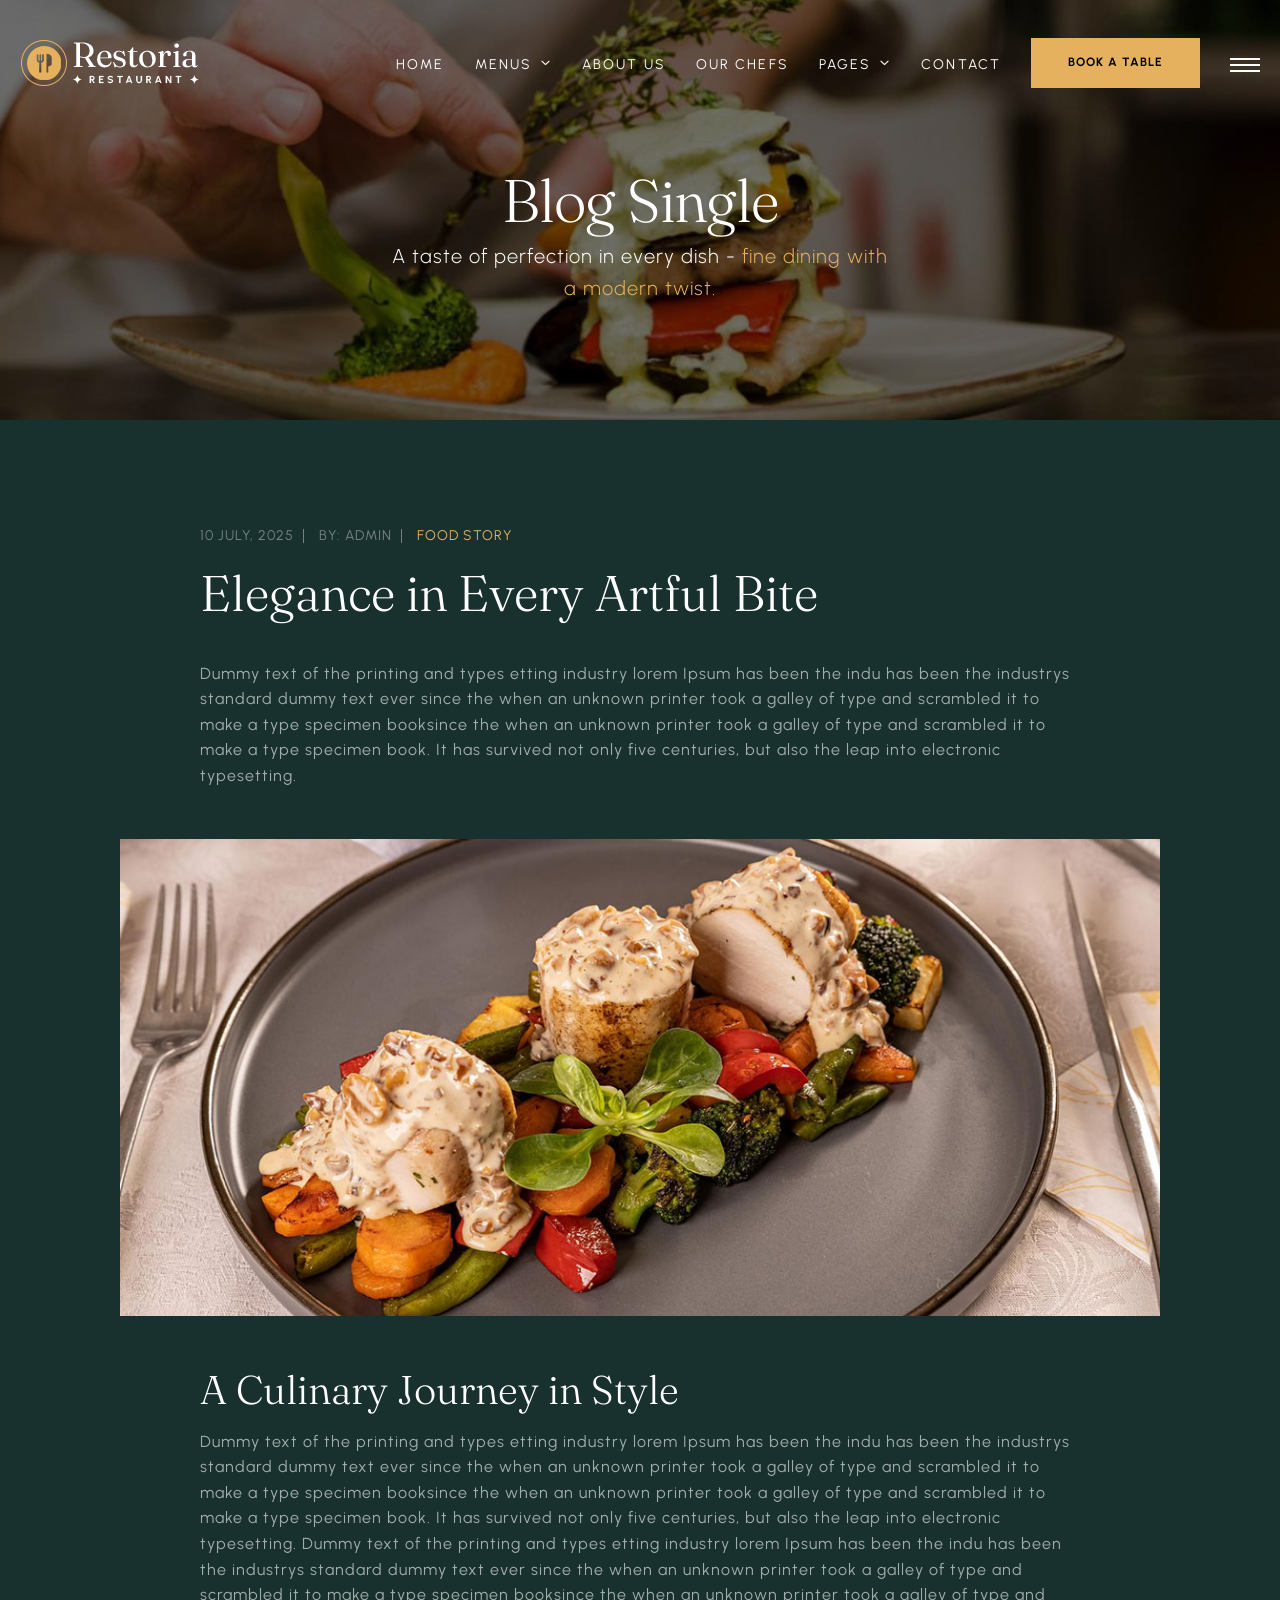
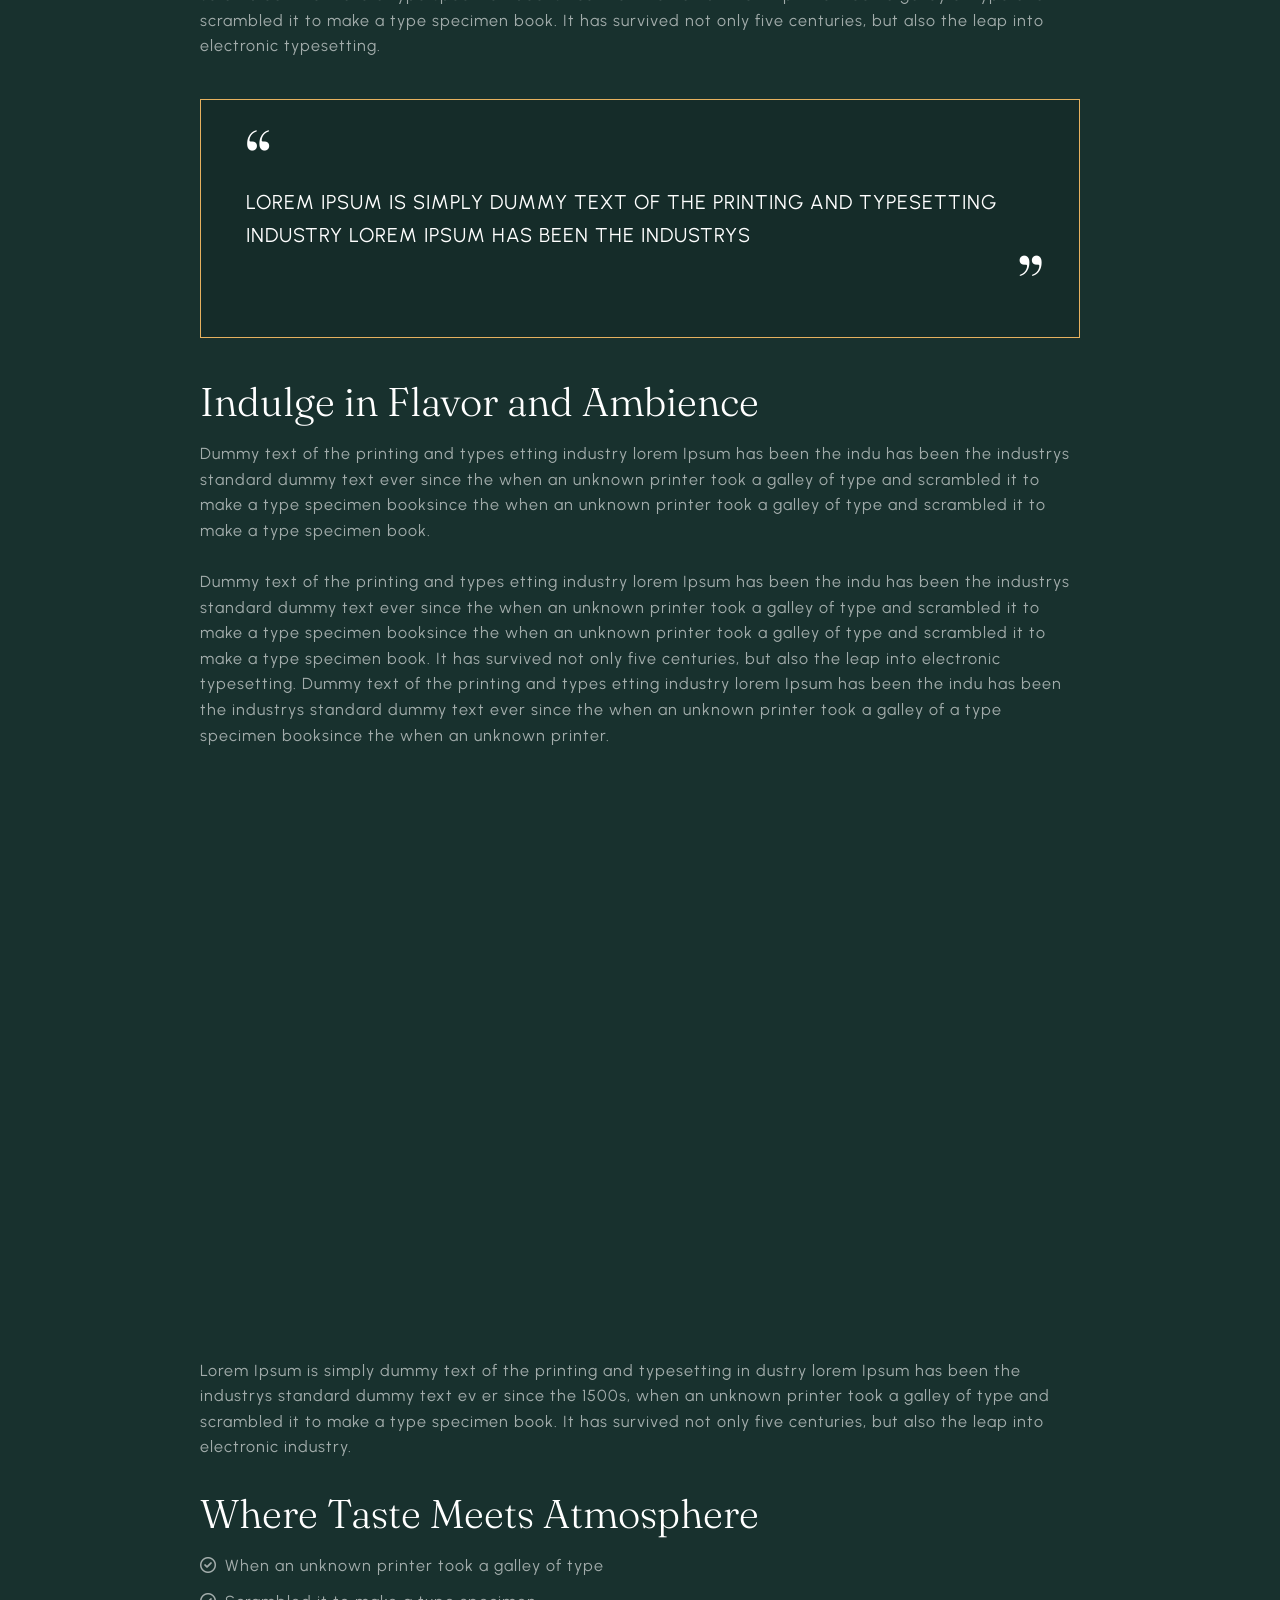
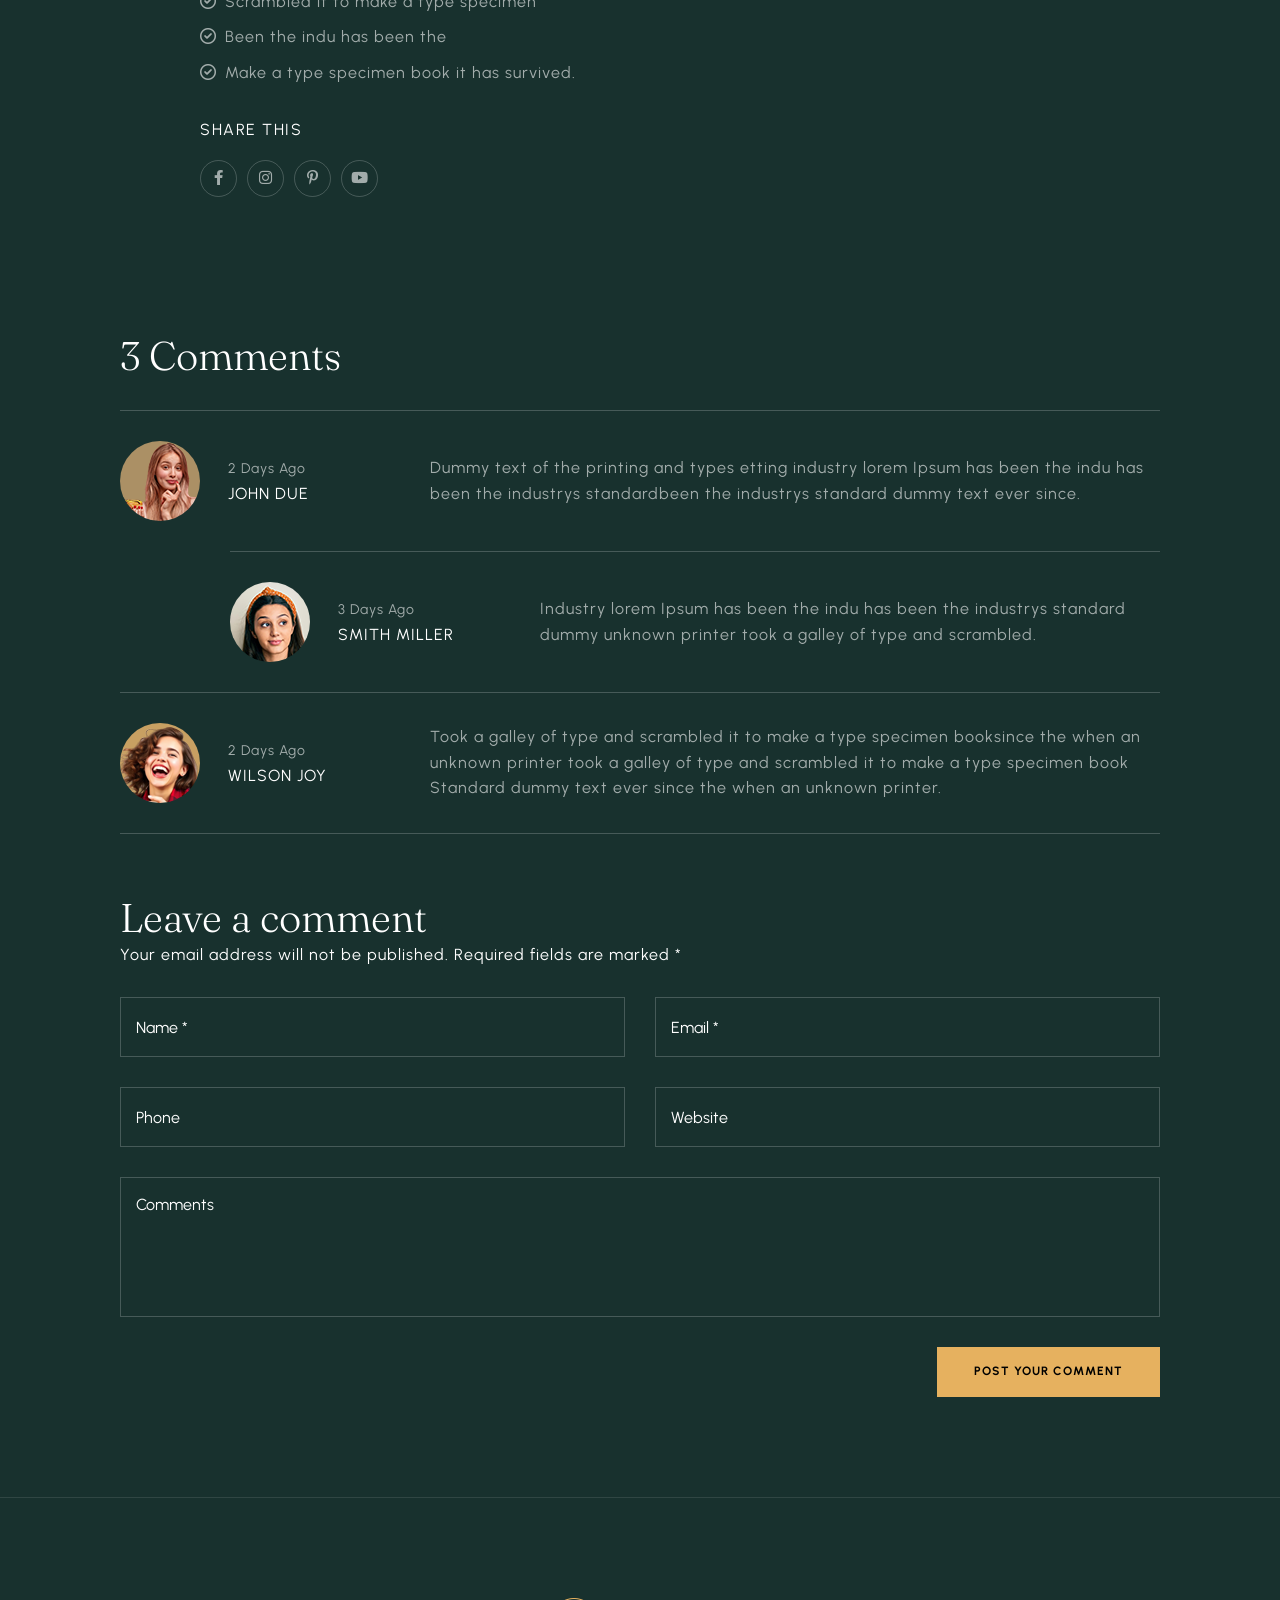
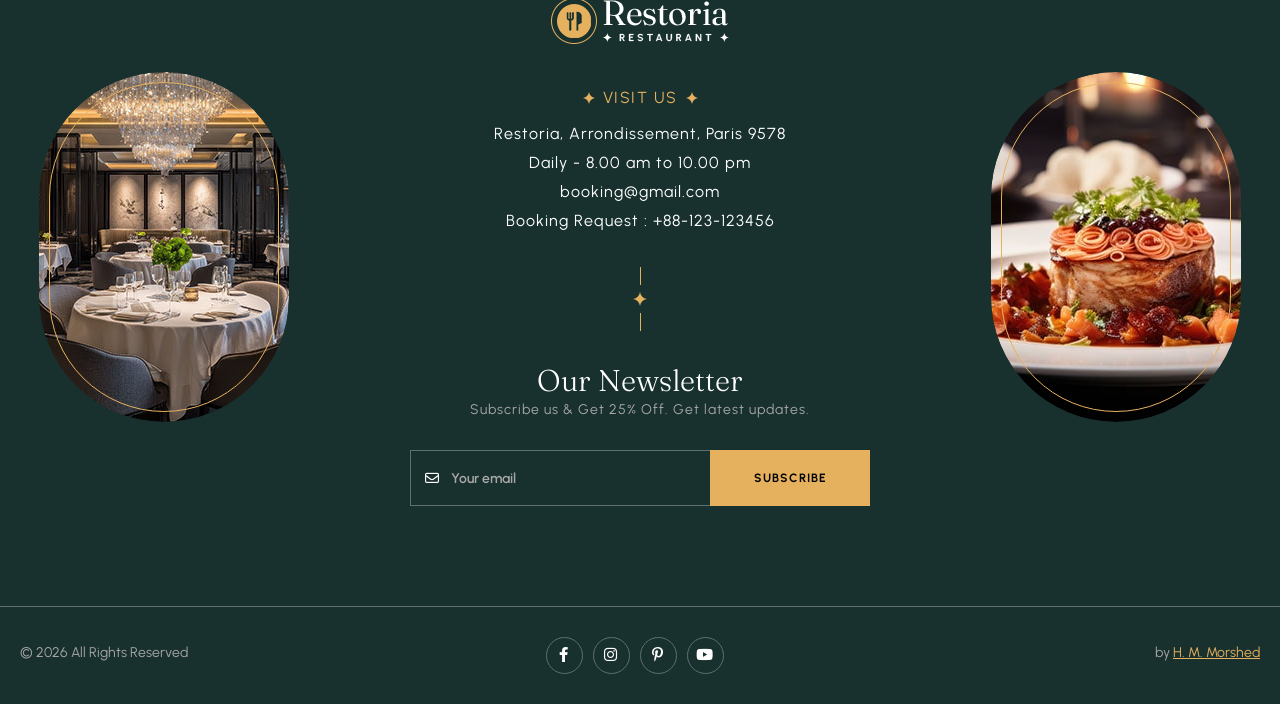
<file: blog-single-post.html>
<!DOCTYPE html>
<html lang="en">


<head>
<meta charset="utf-8">
<title>Restoria Restaurants s</title>
<!-- Stylesheets -->
<link href="css/bootstrap.css" rel="stylesheet">
<link href="css/style.css" rel="stylesheet">
<link rel="shortcut icon" href="images/favicon.png" type="image/x-icon">
<link rel="icon" href="images/favicon.png" type="image/x-icon">
<!-- Responsive -->
<meta http-equiv="X-UA-Compatible" content="IE=edge">
<meta name="viewport" content="width=device-width, initial-scale=1.0, maximum-scale=1.0, user-scalable=0">
<link href="css/responsive.css" rel="stylesheet">

</head>

<body>
  <div class="page-wrapper"> 
  
    <!-- Preloader -->
    <div class="loader-wrap">
        <div class="preloader">
            <div class="preloader-close">x</div>
            <div id="handle-preloader" class="handle-preloader">
                <div class="animation-preloader">
                    <div class="spinner"></div>
                    <div class="txt-loading">
                        <span data-text-preloader="R" class="letters-loading">
                            R
                        </span>
                        <span data-text-preloader="E" class="letters-loading">
                            E
                        </span>
                        <span data-text-preloader="S" class="letters-loading">
                            S
                        </span>
                        <span data-text-preloader="T" class="letters-loading">
                            T
                        </span>
                        <span data-text-preloader="O" class="letters-loading">
                            O
                        </span>
                        <span data-text-preloader="R" class="letters-loading">
                            R
                        </span>
                        <span data-text-preloader="I" class="letters-loading">
                            I
                        </span>
                        <span data-text-preloader="A" class="letters-loading">
                            A
                        </span>
                    </div>
                </div>  
            </div>
        </div>
    </div>
    <!-- Preloader End -->

    <!-- Main Header-->
    <header class="main-header">
        <div class="header-top">
            <div class="auto-container">
                <div class="inner clearfix">
                    <div class="top-left clearfix">
                        <ul class="top-info clearfix">
                            <li><i class="icon far fa-map-marker-alt"></i> Restoria, Arrondissement, Paris 9578</li>
                            <li><i class="icon far fa-clock"></i> Daily : 8.00 am to 10.00 pm</li>
                        </ul>
                    </div>
                    <div class="top-right clearfix">
                        <ul class="top-info clearfix">
                            <li><a href="tel:+11234567890"><i class="icon far fa-phone"></i> +1 123 456 7890</a></li>
                            <li><a href="mailto:booking@restaurant.com"><i class="icon far fa-envelope"></i> booking@restaurant.com</a></li>
                        </ul>
                    </div>
                </div>
            </div>
        </div>
        <!-- Header Upper -->
        <div class="header-upper">        
            <div class="auto-container">
                <!-- Main Box -->
                <div class="main-box clearfix">
                    <!--Logo-->
                    <div class="logo-box">
                         <div class="logo"><a href="index.html" title="Restoria - Restaurants HTML Template"><img src="images/logo.png" alt="image" title="Restoria - Restaurants HTML Template"></a></div>
                    </div>

                    <div class="nav-box clearfix">
                        <!--Nav Outer-->
                        <div class="nav-outer clearfix">         
                           <nav class="main-menu">
                                <ul class="navigation clearfix">
                                    <li><a href="index.html">Home</a>
                                       
                                    </li>

                                    <li class="dropdown has-mega-menu"><a href="menu-list.html">Menus</a>
                                        <ul>
                                            <li>
                                                <div class="mega-menu">
                                                    <div class="menu-inner">
                                                        <div class="auto-container">
                                                            <div class="row clearfix">
                                                                <div class="menu-block col-lg-3 col-md-6 col-sm-6">
                                                                    <div class="image"><a href="menu-list-1.html"><img src="images/resource/menu-1-thumb.jpg" alt="image"></a></div>
                                                                    <div class="title"><a href="menu-list-1.html">Menu list 1</a></div>
                                                                </div>
                                                                <div class="menu-block col-lg-3 col-md-6 col-sm-6">
                                                                    <div class="image"><a href="menu-list-2.html"><img src="images/resource/menu-2-thumb.jpg" alt="image"></a></div>
                                                                    <div class="title"><a href="menu-list-2.html">Menu list 2</a></div>
                                                                </div>
                                                                <div class="menu-block col-lg-3 col-md-6 col-sm-6">
                                                                    <div class="image"><a href="menu-list-3.html"><img src="images/resource/menu-3-thumb.jpg" alt="image"></a></div>
                                                                    <div class="title"><a href="menu-list-3.html">Menu list 3</a></div>
                                                                </div>
                                                                <div class="menu-block col-lg-3 col-md-6 col-sm-6">
                                                                    <div class="image"><a href="menu-list-4.html"><img src="images/resource/menu-4-thumb.jpg" alt="image"></a></div>
                                                                    <div class="title"><a href="menu-list-4.html">Menu list 4</a></div>
                                                                </div>
                                                            </div>
                                                        </div>
                                                    </div>
                                                </div>
                                            </li>
                                        </ul>
                                    </li>
                                    <li><a href="about.html">About Us</a></li>
                                    <li><a href="our-chef.html">Our chefs</a></li>
                                    <li class="dropdown"><a href="#">Pages</a>
                                        <ul>
                                            <li><a href="gallery-masonry.html">Photo Gallery</a>
                                            <li><a href="testimonial.html">Testimonial</a></li>
                                            <li><a href="blog-list.html">Blog List</a></li>
                                            <li><a href="blog-single-post.html">Blog Single Post</a></li>
                                            
                                        </ul>
                                    </li>
                                    <li><a href="contact-us.html">Contact</a></li>
                                </ul>
                            </nav>
                            <!-- Main Menu End-->
                        </div>
                        <!--Nav Outer End-->

                        <div class="links-box clearfix">
                            <div class="link link-btn">
                                <a href="book-table.html" class="theme-btn btn-style-one clearfix">
                                    <span class="btn-wrap">
                                        <span class="text-one">Book a table</span>
                                        <span class="text-two">Book a table</span>
                                    </span>
                                </a>
                            </div>
                            <div class="link info-toggler">
                                <button class="info-btn">
                                    <span class="hamburger">
                                        <span class="top-bun"></span>
                                        <span class="meat"></span>
                                        <span class="bottom-bun"></span>
                                    </span>
                                </button>
                            </div>
                        </div>

                        <!-- Hidden Nav Toggler -->
                        <div class="nav-toggler">
                            <button class="hidden-bar-opener">
                                <span class="hamburger">
                                    <span class="top-bun"></span>
                                    <span class="meat"></span>
                                    <span class="bottom-bun"></span>
                                </span>
                            </button>
                        </div>

                    </div>

                </div>
            </div>
        </div>
    </header>
    <!--End Main Header -->

    <!--Menu Backdrop-->
    <div class="menu-backdrop"></div>

    <!-- Hidden Navigation Bar -->
    <section class="hidden-bar">
        <!-- Hidden Bar Wrapper -->
        <div class="inner-box">
            <div class="cross-icon hidden-bar-closer"><span class="far fa-close"></span></div>
            <div class="logo-box"><a href="index.html" title="Restoria - Restaurants HTML Template"><img src="images/resource/sidebar-logo.png" alt="image" title="Restoria - Restaurants HTML Template"></a></div>
            
            <!-- .Side-menu -->
            <div class="side-menu">
                 <ul class="navigation clearfix">
                    <li class="dropdown"><a href="#">Home</a>
                        <ul>
                            <li><a href="index.html">Home 1 - Minimal Hero</a></li>
                            <li><a href="https://kalanidhithemes.com/live-preview/landing-page/restoria/all-demo/Restoria-2-Standard-Hero/index.html">Home 2 - Standard Hero</a></li>
                            <li><a href="https://kalanidhithemes.com/live-preview/landing-page/restoria/all-demo/Restoria-3-Video-Hero/index.html">Home 3 - Video Hero</a></li>
                            <li><a href="https://kalanidhithemes.com/live-preview/landing-page/restoria/all-demo/Restoria-4-Category-Hero/index.html">Home 4 - Category Hero</a></li>
                            <li><a href="https://kalanidhithemes.com/live-preview/landing-page/restoria/all-demo/Restoria-5-Rollingimages-Hero-Center-Header/index.html">Home 5 - Rolling Images</a></li>
                        </ul>
                    </li>
                    <li class="dropdown"><a href="menu-list-1.html">Menus</a>
                        <ul>
                            <li><a href="menu-list-1.html">Menu List 1</a></li>
                            <li><a href="menu-list-2.html">Menu List 2</a></li>
                            <li><a href="menu-list-3.html">Menu List 3</a></li>
                            <li><a href="menu-list-4.html">Menu List 4</a></li>
                        </ul>
                    </li>
                    <li><a href="about.html">About Us</a></li>
                    <li><a href="our-chef.html">Our chefs</a></li>
                    <li class="dropdown"><a href="#">Pages</a>
                        <ul>
                            <li><a href="gallery-masonry.html">Photo Gallery</a></li>
                            <li><a href="book-table.html">Reservation 1</a></li>
                            <li><a href="book-table-option2.html">Reservation 2</a></li>
                            <li><a href="testimonial.html">Testimonial</a></li>
                            <li><a href="blog-list.html">Blog List</a></li>
                            <li><a href="blog-single-post.html">Blog Single Post</a></li>
                            <li><a href="#">Dropdown Menu 1</a></li>
                            <li><a href="#">Dropdown Lorem 2</a></li>
                            <li class="dropdown"><a href="#">Dropdown Menu 3</a>
                                <ul>
                                    <li><a href="#">Dropdown Menu level 2</a></li>
                                    <li><a href="#">Dropdown Menu level 2</a></li>
                                    <li><a href="#">Dropdown Menu Level 2</a></li>
                                </ul>
                            </li>
                        </ul>
                    </li>
                    <li><a href="contact-us.html">Contact</a></li>
                </ul>
            </div><!-- /.Side-menu -->
        
        </div><!-- / Hidden Bar Wrapper -->
    </section>
    <!-- / Hidden Bar -->

    <!--Info Back Drop-->
    <div class="info-back-drop"></div>
    
    <!-- Hidden Bar -->
    <section class="info-bar">
        <div class="inner-box">
            <div class="cross-icon"><span class="far fa-close"></span></div>
            <div class="image-box"><img src="images/resource/sidebar-image.jpg" alt="image" title=""></div>
            <div class="logo-box"><a href="index.html" title="Restoria - Restaurants HTML Template"><img src="images/resource/sidebar-logo.png" alt="image" title="Restoria - Restaurants HTML Template"></a></div>

            <h5>Visit Us</h5>
            <ul class="info">
                <li>Restoria, Arrondissement, <br> Paris 9578</li>
                <li> <span class="ib-ttl"> Lunch Time </span>- 10.00 am – 3:30 pm </li>
                <li><span class="ib-ttl"> Dinner Time</span> - 08.00 pm – 10:30 pm</li>
                <li><a href="mailto:booking@domainame.com">booking@domainame.com</a></li>
            </ul>
            <div class="booking-info">
                <div class="bk-no"><a href="tel:+88-123-123456">Booking: +88-123-123456</a></div>
            </div>
        </div>
    </section>
    <!--End Hidden Bar -->

    <!-- Inner Banner Section -->
    <section class="inner-banner">
        <div class="image-layer" style="background-image: url(images/background/banner-image-7.jpg);"></div>
        <div class="auto-container">
            <div class="inner">
                <h1>Blog Single</h1>
                <div class="sub_text"> <p> A taste of perfection in every dish - <span class="primary-color"> fine dining with a modern twist.</span></p> </div>
            </div>
        </div>
    </section>
    <!--End Banner Section -->

    <!-- Blog Details Block Start-->
    <section class="blog_detail_section section-kt" data-aos="fade-up" data-aos-duration="2000" data-aos-delay="200">
      <div class="auto-container">
        <div class="blog_inner_pannel">
            <div class="blog_info info" data-aos="fade-up" data-aos-duration="2000">
                <ul>
                    <li> 10 July, 2025 </li>
                    <li> By: Admin </li>
                    <li> <a href="#"> Food Story </a> </li>
                </ul>

                <h2>Elegance in Every Artful Bite</h2>
                <p>Dummy text of the printing and types etting industry lorem Ipsum has been the indu has been the industrys standard dummy text ever since the when an unknown printer took a galley of type and scrambled it to make a type specimen booksince the when an unknown printer took a galley of type and scrambled it to make a type specimen book. It has survived not only five centuries, but also the leap into electronic typesetting.</p>

            </div>
            <div class="main_img" >
                <img src="images/resource/blog-single.jpg" alt="image">
            </div>
              <div class="info" data-aos="fade-up" data-aos-duration="1500">
                <h3>A Culinary Journey in Style</h3>
                <p>Dummy text of the printing and types etting industry lorem Ipsum has been the indu has been the industrys standard dummy text ever since the when an unknown printer took a galley of type and scrambled it to make a type specimen booksince the when an unknown printer took a galley of type and scrambled it to make a type specimen book. It has survived not only five centuries, but also the leap into electronic typesetting. Dummy text of the printing and types etting industry lorem Ipsum has been the indu has been the industrys standard dummy text ever since the when an unknown printer took a galley of type and scrambled it to make a type specimen booksince the when an unknown printer took a galley of type and scrambled it to make a type specimen book. It has survived not only five centuries, but also the leap into electronic typesetting.</p>
              </div>
              <div class="quote_block" data-aos="fade-up" data-aos-duration="1500">
                <span class="q_icon">“</span>
                <h5>Lorem Ipsum is simply dummy text of the printing and typesetting industry lorem Ipsum has been the industrys</h5>
                <span class="q_icon">”</span>
              </div>
              <div class="info" data-aos="fade-up" data-aos-duration="1500">
                <h3>Indulge in Flavor and Ambience</h3>
                <p>Dummy text of the printing and types etting industry lorem Ipsum has been the indu has been the industrys standard dummy text ever since the when an unknown printer took a galley of type and scrambled it to make a type specimen booksince the when an unknown printer took a galley of type and scrambled it to make a type specimen book. <br> <br>

                  Dummy text of the printing and types etting industry lorem Ipsum has been the indu has been the industrys standard dummy text ever since the when an unknown printer took a galley of type and scrambled it to make a type specimen booksince the when an unknown printer took a galley of type and scrambled it to make a type specimen book. It has survived not only five centuries, but also the leap into electronic typesetting. Dummy text of the printing and types etting industry lorem Ipsum has been the indu has been the industrys standard dummy text ever since the when an unknown printer took a galley of a type specimen booksince the when an unknown printer.
                </p>
              </div>
              <div class="main_img" data-aos="fade-up" data-aos-duration="1500">
                <iframe style="width: 100%; height: 500px" src="https://www.youtube.com/embed/tgbNymZ7vqY"
                  title="YouTube video player" 
                  allow="accelerometer; autoplay; clipboard-write; encrypted-media; gyroscope; picture-in-picture; web-share"
                  allowfullscreen></iframe>
              </div>
              <div class="info" data-aos="fade-up" data-aos-duration="1500">
                <p>Lorem Ipsum is simply dummy text of the printing and typesetting in dustry lorem Ipsum has been the
                  industrys standard dummy text ev er since the 1500s, when an unknown printer took a galley of type and
                  scrambled it to make a type specimen book. It has survived not only five centuries, but also the leap into
                  electronic industry.</p>
              </div>

              <div class="info" data-aos="fade-up" data-aos-duration="1500">
                <h3>Where Taste Meets Atmosphere</h3>

              <ul>
                  <li data-aos="fade-up" data-aos-duration="1500">
                    <p> <span class="icon"><i class="fa-regular fa-circle-check"></i></span> When an unknown printer took a galley of type </p>
                  </li>
                  <li data-aos="fade-up" data-aos-duration="1500">
                    <p> <span class="icon"><i class="fa-regular fa-circle-check"></i></span> Scrambled it to make a type specimen</p>
                  </li>
                  <li data-aos="fade-up" data-aos-duration="1500">
                    <p> <span class="icon"><i class="fa-regular fa-circle-check"></i></span> Been the indu has been the
                    </p>
                  </li>
                  <li data-aos="fade-up" data-aos-duration="1500">
                    <p> <span class="icon"><i class="fa-regular fa-circle-check"></i></span> Make a type specimen book it has survived. </p>
                  </li>
                </ul>
              </div>

              <div class="blog_authore" data-aos="fade-up" data-aos-duration="1500">
                <div class="social_media">
                  <h6>Share this</h6>
                  <ul>
                    <li><a href="#"><i class="fa-brands fa-facebook-f"></i></a></li>
                    <li><a href="#"><i class="fa-brands fa-instagram"></i></a></li>
                    <li><a href="#"><i class="fa-brands fa-pinterest-p"></i></a></li>
                    <li><a href="#"><i class="fa-brands fa-youtube"></i></a></li>
                  </ul>
                </div>
              </div>
        </div>
      </div>
    </section>
    <!-- Blog Details Block End-->

    <!-- Comment Section Start-->
    <section class="row_am comment_section">
      <div class="auto-container">
        <div class="blog_cooment_block">
          <div class="posted_cooment">
            <div class="section_title" data-aos="fade-up" data-aos-duration="1500">
              <h3>3 Comments</h3>
            </div>
            <ul>
              <li data-aos="fade-up" data-aos-duration="1500">
                <div class="authore_info">
                  <div class="avtar">
                    <img src="images/resource/comment1.png" alt="image">
                  </div>
                  <div class="text">
                    <span>2 days ago</span> <br>
                    John Due
                  </div>
                </div>
                <div class="comment">
                  <p>Dummy text of the printing and types etting industry lorem Ipsum has been the indu has been the industrys standardbeen the industrys standard dummy text ever since.</p>
                </div>
              </li>
              <li data-aos="fade-up" data-aos-duration="1500" class="replay_comment">
                <div class="authore_info">
                  <div class="avtar">
                    <img src="images/resource/comment2.png" alt="image">
                  </div>
                  <div class="text">
                    <span>3 days ago</span> <br>
                    Smith Miller
                  </div>
                </div>
                <div class="comment">
                  <p>Industry lorem Ipsum has been the indu has been the industrys standard dummy unknown printer took a galley of type and scrambled.</p>
                </div>
              </li>
              <li data-aos="fade-up" data-aos-duration="1500">
                <div class="authore_info">
                  <div class="avtar">
                    <img src="images/resource/comment3.png" alt="image">
                  </div>
                  <div class="text">
                    <span>2 days ago</span> <br>
                    Wilson Joy
                  </div>
                </div>
                <div class="comment">
                  <p>Took a galley of type and scrambled it to make a type specimen booksince the when an unknown printer took a galley of type and scrambled it to make a type specimen book Standard dummy text ever since the when an unknown printer.  </p>
                </div>
              </li>
            </ul>
          </div>
          <!-- Comment block Form -->
          <div class="comment_form_section">
            <div class="section_title" data-aos="fade-up" data-aos-duration="1500">
              <h3>Leave a comment</h3>
              <p>Your email address will not be published. Required fields are marked *</p>
            </div>
            <form action="https://kalanidhithemes.com/live-preview/landing-page/restoria/all-demo/Restoria-1-Minimal-Hero/submit" data-aos="fade-up" data-aos-duration="1500">
              <div class="row">
                <div class="col-md-6">
                  <div class="form-group">
                    <input type="text" class="form-control" placeholder="Name *">
                  </div>
                </div>
                <div class="col-md-6">
                  <div class="form-group">
                    <input type="email" class="form-control" placeholder="Email *">
                  </div>
                </div>
                <div class="col-md-6">
                  <div class="form-group">
                    <input type="text" class="form-control" placeholder="Phone">
                  </div>
                </div>
                <div class="col-md-6">
                  <div class="form-group">
                    <input type="text" class="form-control" placeholder="Website  ">
                  </div>
                </div>
                <div class="col-md-12">
                  <div class="form-group">
                    <textarea class="form-control" placeholder="Comments"></textarea>
                  </div>
                </div>
                <div class="col-md-12 coment-btn">
                    <button type="submit" class="theme-btn btn-style-one clearfix ">
                        <span class="btn-wrap">
                            <span class="text-one">post your comment</span>
                            <span class="text-two">post your comment</span>
                        </span>
                    </button>

                </div>
              </div>
            </form>
          </div>
        </div>
      </div>
    </section>
    <!-- Comment Section End-->

    <!--Main Footer-->
    <footer class="main-footer">
        <div class="upper-section section-kt">
            <div class="auto-container">
                <div class="row clearfix">
                    <!--Footer Col-->
                    <div class="footer-col info-col col-lg-6 col-md-12 col-sm-12">
                        <div class="inner wow fadeInUp" data-wow-delay="0ms" data-wow-duration="1500ms">
                            <div class="content">
                                <div class="logo"><a href="index.html" title="Restoria - Restaurants HTML Template"><img src="images/logo.png" alt="image" title="Restoria - Restaurants HTML Template"></a></div>
                                <div class="info">
                                    <h6>visit us </h6>
                                    <ul>
                                        <li>Restoria, Arrondissement, Paris 9578</li>
                                        <li>Daily - 8.00 am to 10.00 pm</li>
                                        <li><a href="mailto:booking@domainname.com">booking@gmail.com</a></li>
                                        <li><a href="tel:+88-123-123456">Booking Request : +88-123-123456</a></li>
                                        
                                    </ul>
                                </div>
                                <div class="separator"><span> </span> </div>
                                <div class="newsletter">
                                    <h4>Our Newsletter</h4>
                                    <div class="text">Subscribe us & Get 25% Off. Get latest updates.</div>
                                    <div class="newsletter-form">
                                        <form method="post" action="https://kalanidhithemes.com/live-preview/landing-page/restoria/all-demo/Restoria-1-Minimal-Hero/index.html">
                                            <div class="form-group">
                                                <span class="alt-icon far fa-envelope"></span>
                                                <input type="email" name="email" value="" placeholder="Your email" required>
                                                <button type="submit" class="theme-btn btn-style-one clearfix">
                                                    <span class="btn-wrap">
                                                        <span class="text-one">subscribe</span>
                                                        <span class="text-two">subscribe</span>
                                                    </span>
                                                </button>
                                            </div>
                                        </form>
                                    </div>
                                </div>
                            </div>
                        </div>
                    </div>
                    <!--Footer Col-->
                    <div class="footer-col footer-image-col col-lg-3 col-md-6 col-sm-12">
                        <div class="footer-image">
                            <img src="images/resource/footer-img-1.jpg" alt="image">
                        </div>
                    </div>
                    <!--Footer Col-->
                    <div class="footer-col footer-image-col last col-lg-3 col-md-6 col-sm-12">
                        <div class="footer-image">
                            <img src="images/resource/footer-img-2.jpg" alt="image">
                        </div>
                    </div>
                </div>
            </div>
        </div>

        <!-- last footer -->
        <div class="bottom_footer">
        <!-- container start -->
          <div class="auto-container">
            <!-- row start -->
            <div class="row clearfix">
              <div class="col-lg-4 col-md-4 col-sm-12">
                  <p>© 2026 All Rights Reserved</p>
              </div>

              <div class="col-lg-4 col-md-4 col-sm-12">
                <ul class="social_media">
                  <li><a href="https://themeforest.net/user/kalanidhithemes/portfolio" aria-label="facebook page" ><i class="fa-brands fa-facebook-f"></i></a></li>
                  <li><a href="https://www.behance.net/kalanidhithemes" aria-label="twitter page"><i class="fa-brands fa-instagram"></i></a></li>
                  <li><a href="https://themeforest.net/user/kalanidhithemes/portfolio" aria-label="instagram page"><i class="fa-brands fa-pinterest-p"></i></a></li>
                  <li><a href="https://themeforest.net/user/kalanidhithemes/portfolio" aria-label="pinterest page"><i class="fa-brands fa-youtube"></i></a></li>
                </ul>
              </div>

              <div class="col-lg-4 col-md-4 col-sm-12">
                  <p class="developer_text">by <a href="https://themeforest.net/user/kalanidhithemes/portfolio" target="blank">H. M. Morshed</a></p>
              </div>
            </div>
          <!-- row end -->
          </div>
          <!-- container end -->
        </div>
    </footer>

</div>
<!--End pagewrapper--> 

<!--Scroll to top-->
<div class="scroll-to-top scroll-to-target" data-target="html"><span class="icon fa fa-angle-up"></span></div>
<!--[if lt IE 9]><script src="https://cdnjs.cloudflare.com/ajax/libs/html5shiv/3.7.3/html5shiv.js"></script><![endif]--> 

<script src="js/jquery.js"></script>
<script src="js/popper.min.js"></script>
<script src="js/bootstrap.min.js"></script>
<script src="js/jquery-ui.js"></script>
<script src="js/jquery.fancybox.js"></script>
<script src="js/swiper.js"></script>
<script src="js/owl.js"></script>
<script src="js/appear.js"></script>
<script src="js/wow.js"></script>
<script src="js/parallax.min.js"></script>
<script src="js/custom-script.js"></script>
</body>


</html>
</file>
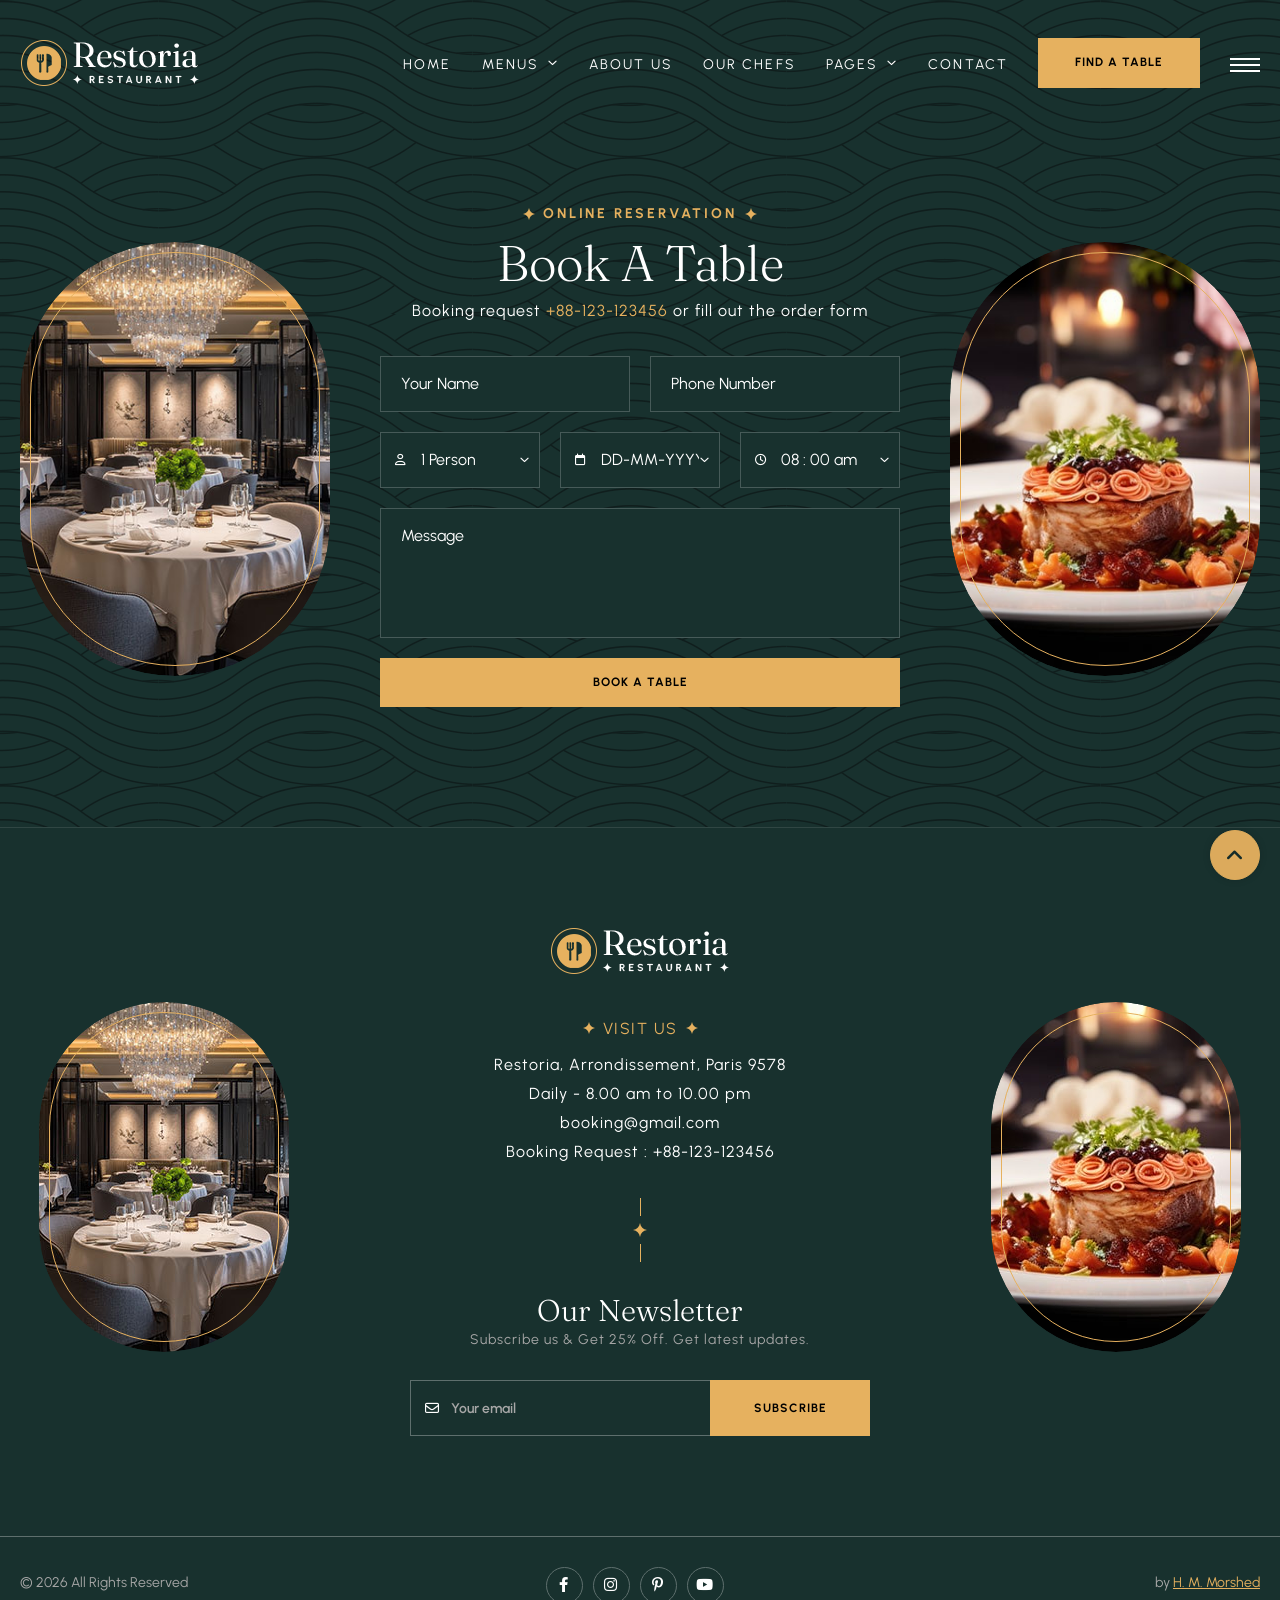
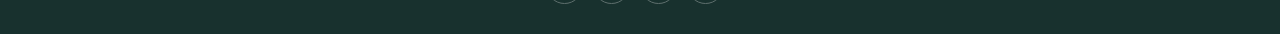
<file: book-table-option2.html>
<!DOCTYPE html>
<html lang="en">


<head>
<meta charset="utf-8">
<title>Restoria - Restaurants HTML Template - Menus List</title>
<!-- Stylesheets -->
<link href="css/bootstrap.css" rel="stylesheet">
<link href="css/style.css" rel="stylesheet">
<link rel="shortcut icon" href="images/favicon.png" type="image/x-icon">
<link rel="icon" href="images/favicon.png" type="image/x-icon">
<!-- Responsive -->
<meta http-equiv="X-UA-Compatible" content="IE=edge">
<meta name="viewport" content="width=device-width, initial-scale=1.0, maximum-scale=1.0, user-scalable=0">
<link href="css/responsive.css" rel="stylesheet">

</head>

<body>
  <div class="page-wrapper"> 
  
    <!-- Preloader -->
    <div class="loader-wrap">
        <div class="preloader">
            <div class="preloader-close">x</div>
            <div id="handle-preloader" class="handle-preloader">
                <div class="animation-preloader">
                    <div class="spinner"></div>
                    <div class="txt-loading">
                        <span data-text-preloader="R" class="letters-loading">
                            R
                        </span>
                        <span data-text-preloader="E" class="letters-loading">
                            E
                        </span>
                        <span data-text-preloader="S" class="letters-loading">
                            S
                        </span>
                        <span data-text-preloader="T" class="letters-loading">
                            T
                        </span>
                        <span data-text-preloader="O" class="letters-loading">
                            O
                        </span>
                        <span data-text-preloader="R" class="letters-loading">
                            R
                        </span>
                        <span data-text-preloader="I" class="letters-loading">
                            I
                        </span>
                        <span data-text-preloader="A" class="letters-loading">
                            A
                        </span>
                    </div>
                </div>  
            </div>
        </div>
    </div>
    <!-- Preloader End -->

    <!-- Main Header-->
    <header class="main-header">
        <div class="header-top">
            <div class="auto-container">
                <div class="inner clearfix">
                    <div class="top-left clearfix">
                        <ul class="top-info clearfix">
                            <li><i class="icon far fa-map-marker-alt"></i> Restoria, Arrondissement, Paris 9578</li>
                            <li><i class="icon far fa-clock"></i> Daily : 8.00 am to 10.00 pm</li>
                        </ul>
                    </div>
                    <div class="top-right clearfix">
                        <ul class="top-info clearfix">
                            <li><a href="tel:+11234567890"><i class="icon far fa-phone"></i> +1 123 456 7890</a></li>
                            <li><a href="mailto:booking@restaurant.com"><i class="icon far fa-envelope"></i> booking@restaurant.com</a></li>
                        </ul>
                    </div>
                </div>
            </div>
        </div>
        <!-- Header Upper -->
        <div class="header-upper">        
            <div class="auto-container">
                <!-- Main Box -->
                <div class="main-box clearfix">
                    <!--Logo-->
                    <div class="logo-box">
                         <div class="logo"><a href="index.html" title="Restoria - Restaurants HTML Template"><img src="images/logo.png" alt="image" title="Restoria - Restaurants HTML Template"></a></div>
                    </div>

                    <div class="nav-box clearfix">
                        <!--Nav Outer-->
                        <div class="nav-outer clearfix">         
                           <nav class="main-menu">
                                <ul class="navigation clearfix">
                                    <li><a href="index.html">Home</a>
                                       
                                    </li>

                                    <li class="dropdown has-mega-menu"><a href="menu-list.html">Menus</a>
                                        <ul>
                                            <li>
                                                <div class="mega-menu">
                                                    <div class="menu-inner">
                                                        <div class="auto-container">
                                                            <div class="row clearfix">
                                                                <div class="menu-block col-lg-3 col-md-6 col-sm-6">
                                                                    <div class="image"><a href="menu-list-1.html"><img src="images/resource/menu-1-thumb.jpg" alt="image"></a></div>
                                                                    <div class="title"><a href="menu-list-1.html">Menu list 1</a></div>
                                                                </div>
                                                                <div class="menu-block col-lg-3 col-md-6 col-sm-6">
                                                                    <div class="image"><a href="menu-list-2.html"><img src="images/resource/menu-2-thumb.jpg" alt="image"></a></div>
                                                                    <div class="title"><a href="menu-list-2.html">Menu list 2</a></div>
                                                                </div>
                                                                <div class="menu-block col-lg-3 col-md-6 col-sm-6">
                                                                    <div class="image"><a href="menu-list-3.html"><img src="images/resource/menu-3-thumb.jpg" alt="image"></a></div>
                                                                    <div class="title"><a href="menu-list-3.html">Menu list 3</a></div>
                                                                </div>
                                                                <div class="menu-block col-lg-3 col-md-6 col-sm-6">
                                                                    <div class="image"><a href="menu-list-4.html"><img src="images/resource/menu-4-thumb.jpg" alt="image"></a></div>
                                                                    <div class="title"><a href="menu-list-4.html">Menu list 4</a></div>
                                                                </div>
                                                            </div>
                                                        </div>
                                                    </div>
                                                </div>
                                            </li>
                                        </ul>
                                    </li>
                                    <li><a href="about.html">About Us</a></li>
                                    <li><a href="our-chef.html">Our chefs</a></li>
                                    <li class="dropdown"><a href="#">Pages</a>
                                        <ul>
                                            <li><a href="gallery-masonry.html">Photo Gallery</a>
                                            <li><a href="testimonial.html">Testimonial</a></li>
                                            <li><a href="blog-list.html">Blog List</a></li>
                                            <li><a href="blog-single-post.html">Blog Single Post</a></li>
                                            
                                        </ul>
                                    </li>
                                    <li><a href="contact-us.html">Contact</a></li>
                                </ul>
                            </nav>
                            <!-- Main Menu End-->
                        </div>
                        <!--Nav Outer End-->

                        <div class="links-box clearfix">
                            <div class="link link-btn">
                                <a href="book-table.html" class="theme-btn btn-style-one clearfix">
                                    <span class="btn-wrap">
                                        <span class="text-one">find a table</span>
                                        <span class="text-two">find a table</span>
                                    </span>
                                </a>
                            </div>
                            <div class="link info-toggler">
                                <button class="info-btn">
                                    <span class="hamburger">
                                        <span class="top-bun"></span>
                                        <span class="meat"></span>
                                        <span class="bottom-bun"></span>
                                    </span>
                                </button>
                            </div>
                        </div>

                        <!-- Hidden Nav Toggler -->
                        <div class="nav-toggler">
                            <button class="hidden-bar-opener">
                                <span class="hamburger">
                                    <span class="top-bun"></span>
                                    <span class="meat"></span>
                                    <span class="bottom-bun"></span>
                                </span>
                            </button>
                        </div>

                    </div>

                </div>
            </div>
        </div>
    </header>
    <!--End Main Header -->

    <!--Menu Backdrop-->
    <div class="menu-backdrop"></div>

    <!-- Hidden Navigation Bar -->
    <section class="hidden-bar">
        <!-- Hidden Bar Wrapper -->
        <div class="inner-box">
            <div class="cross-icon hidden-bar-closer"><span class="far fa-close"></span></div>
            <div class="logo-box"><a href="index.html" title="Restoria - Restaurants HTML Template"><img src="images/resource/sidebar-logo.png" alt="image" title="Restoria - Restaurants HTML Template"></a></div>
            
            <!-- .Side-menu -->
            <div class="side-menu">
                 <ul class="navigation clearfix">
                    <li class="dropdown"><a href="#">Home</a>
                        <ul>
                            <li><a href="index.html">Home 1 - Minimal Hero</a></li>
                            <li><a href="https://kalanidhithemes.com/live-preview/landing-page/restoria/all-demo/Restoria-2-Standard-Hero/index.html">Home 2 - Standard Hero</a></li>
                            <li><a href="https://kalanidhithemes.com/live-preview/landing-page/restoria/all-demo/Restoria-3-Video-Hero/index.html">Home 3 - Video Hero</a></li>
                            <li><a href="https://kalanidhithemes.com/live-preview/landing-page/restoria/all-demo/Restoria-4-Category-Hero/index.html">Home 4 - Category Hero</a></li>
                            <li><a href="https://kalanidhithemes.com/live-preview/landing-page/restoria/all-demo/Restoria-5-Rollingimages-Hero-Center-Header/index.html">Home 5 - Rolling Images</a></li>
                        </ul>
                    </li>
                    <li class="current dropdown"><a href="menu-list-1.html">Menus</a>
                        <ul>
                            <li><a href="menu-list-1.html">Menu List 1</a></li>
                            <li><a href="menu-list-2.html">Menu List 2</a></li>
                            <li><a href="menu-list-3.html">Menu List 3</a></li>
                            <li><a href="menu-list-4.html">Menu List 4</a></li>
                        </ul>
                    </li>
                    <li><a href="about.html">About Us</a></li>
                    <li><a href="our-chef.html">Our chefs</a></li>
                    <li class="dropdown"><a href="#">Pages</a>
                        <ul>
                            <li><a href="gallery-masonry.html">Photo Gallery</a></li>
                            <li><a href="book-table.html">Reservation 1</a></li>
                            <li><a href="book-table-option2.html">Reservation 2</a></li>
                            <li><a href="testimonial.html">Testimonial</a></li>
                            <li><a href="blog-list.html">Blog List</a></li>
                            <li><a href="blog-single-post.html">Blog Single Post</a></li>
                            <li><a href="#">Dropdown Menu 1</a></li>
                            <li><a href="#">Dropdown Lorem 2</a></li>
                            <li class="dropdown"><a href="#">Dropdown Menu 3</a>
                                <ul>
                                    <li><a href="#">Dropdown Menu level 2</a></li>
                                    <li><a href="#">Dropdown Menu level 2</a></li>
                                    <li><a href="#">Dropdown Menu Level 2</a></li>
                                </ul>
                            </li>
                        </ul>
                    </li>
                    <li><a href="contact-us.html">Contact</a></li>
                </ul>
            </div><!-- /.Side-menu -->
        
        </div><!-- / Hidden Bar Wrapper -->
    </section>
    <!-- / Hidden Bar -->

    <!--Info Back Drop-->
    <div class="info-back-drop"></div>
    
    <!-- Hidden Bar -->
    <section class="info-bar">
        <div class="inner-box">
            <div class="cross-icon"><span class="far fa-close"></span></div>
            <div class="image-box"><img src="images/resource/sidebar-image.jpg" alt="image" title=""></div>
            <div class="logo-box"><a href="index.html" title="Restoria - Restaurants HTML Template"><img src="images/resource/sidebar-logo.png" alt="image" title="Restoria - Restaurants HTML Template"></a></div>

            <h5>Visit Us</h5>
            <ul class="info">
                <li>Restoria, Arrondissement, <br> Paris 9578</li>
                <li> <span class="ib-ttl"> Lunch Time </span>- 10.00 am – 3:30 pm </li>
                <li><span class="ib-ttl"> Dinner Time</span> - 08.00 pm – 10:30 pm</li>
                <li><a href="mailto:booking@domainame.com">booking@domainame.com</a></li>
            </ul>
            <div class="booking-info">
                <div class="bk-no"><a href="tel:+88-123-123456">Booking: +88-123-123456</a></div>
            </div>
        </div>
    </section>
    <!--End Hidden Bar -->

    <!--Reservation Section-->
    <section class="reserve-section style-two reserve-page-2 section-kt">
        <div class="auto-container">
            <div class="outer-box">
                <div class="row clearfix">

                    <!-- Form -->
                    <div class="reserv-col form-col col-lg-6 col-md-12 col-sm-12">
                        <div class="inner">
                            <div class="title-box centered">
                                <div class="subtitle"><span>Online reservation</span></div>
                                <h2>Book A Table</h2>
                                <div class="request-info">Booking request <a href="#">+88-123-123456</a> or fill out the order form</div>
                            </div>
                            <div class="default-form reservation-form">
                                <form method="post" action="https://kalanidhithemes.com/live-preview/landing-page/restoria/all-demo/Restoria-1-Minimal-Hero/index.html">
                                    <div class="row clearfix">
                                        <div class="form-group col-lg-6 col-md-6 col-sm-12">
                                            <div class="field-inner">
                                                <input type="text" name="fieldname" value="" placeholder="Your Name" required>
                                            </div>
                                        </div>
                                        <div class="form-group col-lg-6 col-md-6 col-sm-12">
                                            <div class="field-inner">
                                                <input type="text" name="fieldname" value="" placeholder="Phone Number" required>
                                            </div>
                                        </div>
                                        <div class="form-group col-lg-4 col-md-6 col-sm-12">
                                            <div class="field-inner">
                                                <span class="alt-icon far fa-user"></span>
                                                <select class="l-icon">
                                                    <option>1 Person</option>
                                                    <option>2 Person</option>
                                                    <option>3 Person</option>
                                                    <option>4 Person</option>
                                                    <option>5 Person</option>
                                                    <option>6 Person</option>
                                                    <option>7 Person</option>
                                                </select>
                                                <span class="arrow-icon far fa-angle-down"></span>
                                            </div>
                                        </div>
                                        <div class="form-group col-lg-4 col-md-6 col-sm-12">
                                            <div class="field-inner">
                                                <span class="alt-icon far fa-calendar"></span>
                                                <input class="l-icon datepicker" type="text" name="fieldname" value="" placeholder="DD-MM-YYYY" required readonly>
                                                <span class="arrow-icon far fa-angle-down"></span>
                                            </div>
                                        </div>
                                        <div class="form-group col-lg-4 col-md-12 col-sm-12">
                                            <div class="field-inner">
                                                <span class="alt-icon far fa-clock"></span>
                                                <select class="l-icon">
                                                    <option>08 : 00 am</option>
                                                    <option>09 : 00 am</option>
                                                    <option>10 : 00 am</option>
                                                    <option>11 : 00 am</option>
                                                    <option>12 : 00 pm</option>
                                                    <option>01 : 00 pm</option>
                                                    <option>02 : 00 pm</option>
                                                    <option>03 : 00 pm</option>
                                                    <option>04 : 00 pm</option>
                                                    <option>05 : 00 pm</option>
                                                    <option>06 : 00 pm</option>
                                                    <option>07 : 00 pm</option>
                                                    <option>08 : 00 pm</option>
                                                    <option>09 : 00 pm</option>
                                                    <option>10 : 00 pm</option>
                                                </select>
                                                <span class="arrow-icon far fa-angle-down"></span>
                                            </div>
                                        </div>
                                        <div class="form-group col-lg-12 col-md-12 col-sm-12">
                                            <div class="field-inner">
                                                <textarea name="fieldname" placeholder="Message" required></textarea>
                                            </div>
                                        </div>
                                        <div class="form-group col-lg-12 col-md-12 col-sm-12">
                                            <div class="field-inner">
                                                <button type="submit" class="theme-btn btn-style-one clearfix">
                                                    <span class="btn-wrap">
                                                        <span class="text-one">book a table</span>
                                                        <span class="text-two">book a table</span>
                                                    </span>
                                                </button>
                                            </div>
                                        </div>
                                    </div>
                                </form>
                            </div>
                        </div>
                    </div>

                    <!-- image left -->
                    <div class="reserv-col img-col col-lg-3 col-md-6 col-sm-12">
                        <div class="form-image">
                            <img src="images/resource/form-img-1.jpg" alt="image">
                        </div>
                    </div>

                    <!-- image right -->
                    <div class="reserv-col last img-col col-lg-3 col-md-6 col-sm-12">
                        <div class="form-image">
                            <img src="images/resource/form-img-2.jpg" alt="image">
                        </div>
                    </div>

                </div>

            </div>
        </div>
    </section>

    <!--Main Footer-->
    <footer class="main-footer">
        <div class="upper-section section-kt">
            <div class="auto-container">
                <div class="row clearfix">
                    <!--Footer Col-->
                    <div class="footer-col info-col col-lg-6 col-md-12 col-sm-12">
                        <div class="inner wow fadeInUp" data-wow-delay="0ms" data-wow-duration="1500ms">
                            <div class="content">
                                <div class="logo"><a href="index.html" title="Restoria - Restaurants HTML Template"><img src="images/logo.png" alt="image" title="Restoria - Restaurants HTML Template"></a></div>
                                <div class="info">
                                    <h6>visit us </h6>
                                    <ul>
                                        <li>Restoria, Arrondissement, Paris 9578</li>
                                        <li>Daily - 8.00 am to 10.00 pm</li>
                                        <li><a href="mailto:booking@domainname.com">booking@gmail.com</a></li>
                                        <li><a href="tel:+88-123-123456">Booking Request : +88-123-123456</a></li>
                                        
                                    </ul>
                                </div>
                                <div class="separator"><span> </span> </div>
                                <div class="newsletter">
                                    <h4>Our Newsletter</h4>
                                    <div class="text">Subscribe us & Get 25% Off. Get latest updates.</div>
                                    <div class="newsletter-form">
                                        <form method="post" action="https://kalanidhithemes.com/live-preview/landing-page/restoria/all-demo/Restoria-1-Minimal-Hero/index.html">
                                            <div class="form-group">
                                                <span class="alt-icon far fa-envelope"></span>
                                                <input type="email" name="email" value="" placeholder="Your email" required>
                                                <button type="submit" class="theme-btn btn-style-one clearfix">
                                                    <span class="btn-wrap">
                                                        <span class="text-one">subscribe</span>
                                                        <span class="text-two">subscribe</span>
                                                    </span>
                                                </button>
                                            </div>
                                        </form>
                                    </div>
                                </div>
                            </div>
                        </div>
                    </div>
                    <!--Footer Col-->
                    <div class="footer-col footer-image-col col-lg-3 col-md-6 col-sm-12">
                        <div class="footer-image">
                            <img src="images/resource/footer-img-1.jpg" alt="image">
                        </div>
                    </div>
                    <!--Footer Col-->
                    <div class="footer-col footer-image-col last col-lg-3 col-md-6 col-sm-12">
                        <div class="footer-image">
                            <img src="images/resource/footer-img-2.jpg" alt="image">
                        </div>
                    </div>
                </div>
            </div>
        </div>

        <!-- last footer -->
        <div class="bottom_footer">
        <!-- container start -->
          <div class="auto-container">
            <!-- row start -->
            <div class="row clearfix">
              <div class="col-lg-4 col-md-4 col-sm-12">
                  <p>© 2026 All Rights Reserved</p>
              </div>

              <div class="col-lg-4 col-md-4 col-sm-12">
                <ul class="social_media">
                  <li><a href="https://themeforest.net/user/kalanidhithemes/portfolio" aria-label="facebook page" ><i class="fa-brands fa-facebook-f"></i></a></li>
                  <li><a href="https://www.behance.net/kalanidhithemes" aria-label="twitter page"><i class="fa-brands fa-instagram"></i></a></li>
                  <li><a href="https://themeforest.net/user/kalanidhithemes/portfolio" aria-label="instagram page"><i class="fa-brands fa-pinterest-p"></i></a></li>
                  <li><a href="https://themeforest.net/user/kalanidhithemes/portfolio" aria-label="pinterest page"><i class="fa-brands fa-youtube"></i></a></li>
                </ul>
              </div>

              <div class="col-lg-4 col-md-4 col-sm-12">
                  <p class="developer_text"> by <a href="https://themeforest.net/user/kalanidhithemes/portfolio" target="blank">H. M. Morshed</a></p>
              </div>
            </div>
          <!-- row end -->
          </div>
          <!-- container end -->
        </div>
    </footer>

</div>
<!--End pagewrapper--> 

<!--Scroll to top-->
<div class="scroll-to-top scroll-to-target" data-target="html"><span class="icon fa fa-angle-up"></span></div>
<!--[if lt IE 9]><script src="https://cdnjs.cloudflare.com/ajax/libs/html5shiv/3.7.3/html5shiv.js"></script><![endif]--> 

<script src="js/jquery.js"></script>
<script src="js/popper.min.js"></script>
<script src="js/bootstrap.min.js"></script>
<script src="js/jquery-ui.js"></script>
<script src="js/jquery.fancybox.js"></script>
<script src="js/swiper.js"></script>
<script src="js/owl.js"></script>
<script src="js/appear.js"></script>
<script src="js/wow.js"></script>
<script src="js/custom-script.js"></script>
</body>


</html>
</file>
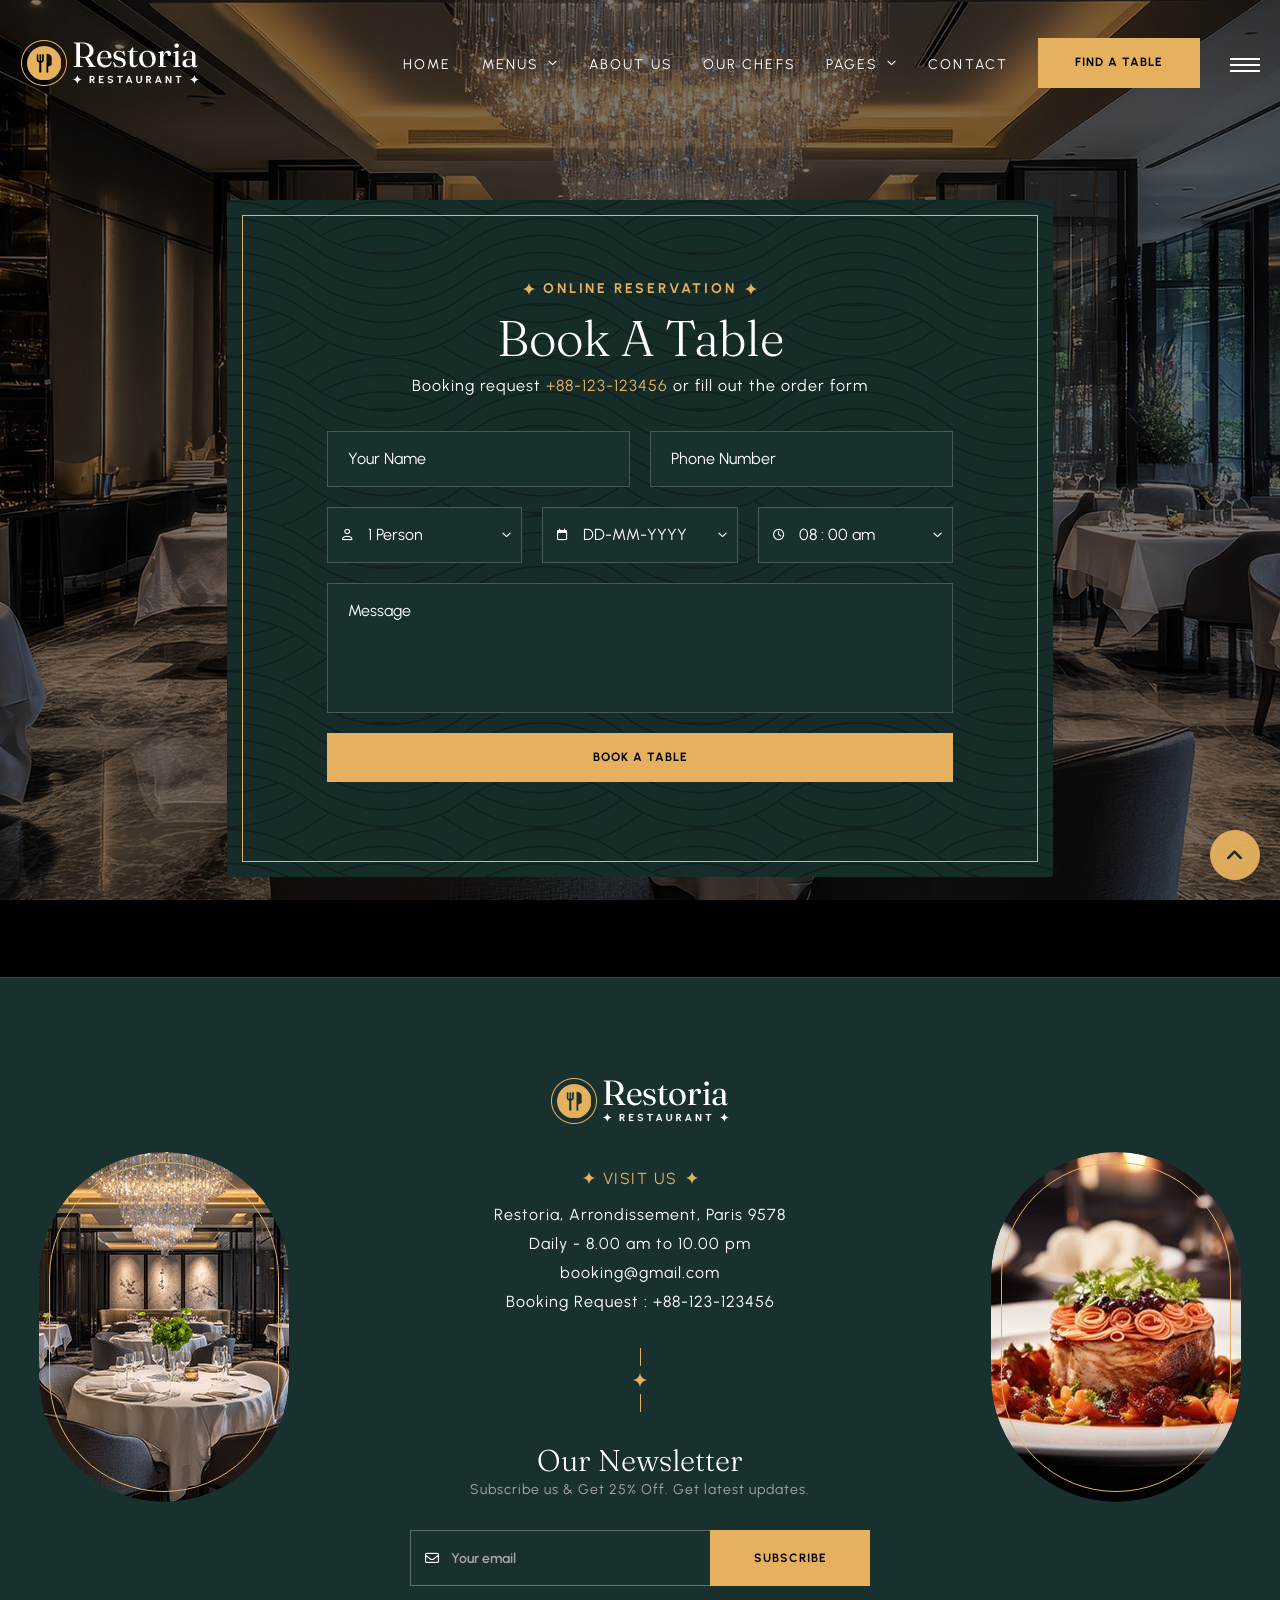
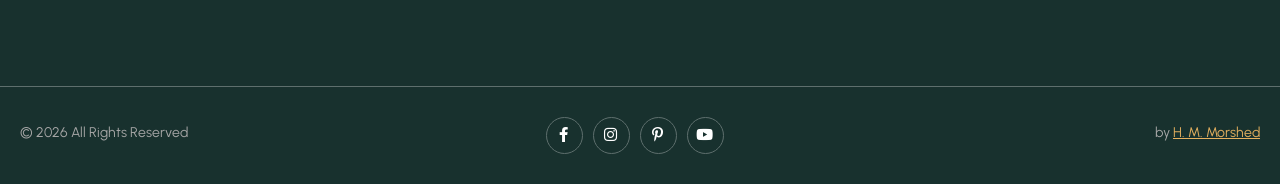
<file: book-table.html>
<!DOCTYPE html>
<html lang="en">


<head>
<meta charset="utf-8">
<title>Restoria Restaurants </title>
<!-- Stylesheets -->
<link href="css/bootstrap.css" rel="stylesheet">
<link href="css/style.css" rel="stylesheet">
<link rel="shortcut icon" href="images/favicon.png" type="image/x-icon">
<link rel="icon" href="images/favicon.png" type="image/x-icon">
<!-- Responsive -->
<meta http-equiv="X-UA-Compatible" content="IE=edge">
<meta name="viewport" content="width=device-width, initial-scale=1.0, maximum-scale=1.0, user-scalable=0">
<link href="css/responsive.css" rel="stylesheet">


</head>

<body>
  <div class="page-wrapper"> 
  
    <!-- Preloader -->
    <div class="loader-wrap">
        <div class="preloader">
            <div class="preloader-close">x</div>
            <div id="handle-preloader" class="handle-preloader">
                <div class="animation-preloader">
                    <div class="spinner"></div>
                    <div class="txt-loading">
                        <span data-text-preloader="R" class="letters-loading">
                            R
                        </span>
                        <span data-text-preloader="E" class="letters-loading">
                            E
                        </span>
                        <span data-text-preloader="S" class="letters-loading">
                            S
                        </span>
                        <span data-text-preloader="T" class="letters-loading">
                            T
                        </span>
                        <span data-text-preloader="O" class="letters-loading">
                            O
                        </span>
                        <span data-text-preloader="R" class="letters-loading">
                            R
                        </span>
                        <span data-text-preloader="I" class="letters-loading">
                            I
                        </span>
                        <span data-text-preloader="A" class="letters-loading">
                            A
                        </span>
                    </div>
                </div>  
            </div>
        </div>
    </div>
    <!-- Preloader End -->

    <!-- Main Header-->
    <header class="main-header">
        <div class="header-top">
            <div class="auto-container">
                <div class="inner clearfix">
                    <div class="top-left clearfix">
                        <ul class="top-info clearfix">
                            <li><i class="icon far fa-map-marker-alt"></i> Restoria, Arrondissement, Paris 9578</li>
                            <li><i class="icon far fa-clock"></i> Daily : 8.00 am to 10.00 pm</li>
                        </ul>
                    </div>
                    <div class="top-right clearfix">
                        <ul class="top-info clearfix">
                            <li><a href="tel:+11234567890"><i class="icon far fa-phone"></i> +1 123 456 7890</a></li>
                            <li><a href="mailto:booking@restaurant.com"><i class="icon far fa-envelope"></i> booking@restaurant.com</a></li>
                        </ul>
                    </div>
                </div>
            </div>
        </div>
        <!-- Header Upper -->
        <div class="header-upper">        
            <div class="auto-container">
                <!-- Main Box -->
                <div class="main-box clearfix">
                    <!--Logo-->
                    <div class="logo-box">
                         <div class="logo"><a href="index.html" title="Restoria - Restaurants HTML Template"><img src="images/logo.png" alt="image" title="Restoria - Restaurants HTML Template"></a></div>
                    </div>

                    <div class="nav-box clearfix">
                        <!--Nav Outer-->
                        <div class="nav-outer clearfix">         
                            <nav class="main-menu">
                                <ul class="navigation clearfix">
                                    <li><a href="index.html">Home</a>
                                       
                                    </li>

                                    <li class="dropdown has-mega-menu"><a href="menu-list.html">Menus</a>
                                        <ul>
                                            <li>
                                                <div class="mega-menu">
                                                    <div class="menu-inner">
                                                        <div class="auto-container">
                                                            <div class="row clearfix">
                                                                <div class="menu-block col-lg-3 col-md-6 col-sm-6">
                                                                    <div class="image"><a href="menu-list-1.html"><img src="images/resource/menu-1-thumb.jpg" alt="image"></a></div>
                                                                    <div class="title"><a href="menu-list-1.html">Menu list 1</a></div>
                                                                </div>
                                                                <div class="menu-block col-lg-3 col-md-6 col-sm-6">
                                                                    <div class="image"><a href="menu-list-2.html"><img src="images/resource/menu-2-thumb.jpg" alt="image"></a></div>
                                                                    <div class="title"><a href="menu-list-2.html">Menu list 2</a></div>
                                                                </div>
                                                                <div class="menu-block col-lg-3 col-md-6 col-sm-6">
                                                                    <div class="image"><a href="menu-list-3.html"><img src="images/resource/menu-3-thumb.jpg" alt="image"></a></div>
                                                                    <div class="title"><a href="menu-list-3.html">Menu list 3</a></div>
                                                                </div>
                                                                <div class="menu-block col-lg-3 col-md-6 col-sm-6">
                                                                    <div class="image"><a href="menu-list-4.html"><img src="images/resource/menu-4-thumb.jpg" alt="image"></a></div>
                                                                    <div class="title"><a href="menu-list-4.html">Menu list 4</a></div>
                                                                </div>
                                                            </div>
                                                        </div>
                                                    </div>
                                                </div>
                                            </li>
                                        </ul>
                                    </li>
                                    <li><a href="about.html">About Us</a></li>
                                    <li><a href="our-chef.html">Our chefs</a></li>
                                    <li class="dropdown"><a href="#">Pages</a>
                                        <ul>
                                            <li><a href="gallery-masonry.html">Photo Gallery</a>
                                            <li><a href="testimonial.html">Testimonial</a></li>
                                            <li><a href="blog-list.html">Blog List</a></li>
                                            <li><a href="blog-single-post.html">Blog Single Post</a></li>
                                            
                                        </ul>
                                    </li>
                                    <li><a href="contact-us.html">Contact</a></li>
                                </ul>
                            </nav>
                            <!-- Main Menu End-->
                        </div>
                        <!--Nav Outer End-->

                        <div class="links-box clearfix">
                            <div class="link link-btn">
                                <a href="book-table.html" class="theme-btn btn-style-one clearfix">
                                    <span class="btn-wrap">
                                        <span class="text-one">find a table</span>
                                        <span class="text-two">find a table</span>
                                    </span>
                                </a>
                            </div>
                            <div class="link info-toggler">
                                <button class="info-btn">
                                    <span class="hamburger">
                                        <span class="top-bun"></span>
                                        <span class="meat"></span>
                                        <span class="bottom-bun"></span>
                                    </span>
                                </button>
                            </div>
                        </div>

                        <!-- Hidden Nav Toggler -->
                        <div class="nav-toggler">
                            <button class="hidden-bar-opener">
                                <span class="hamburger">
                                    <span class="top-bun"></span>
                                    <span class="meat"></span>
                                    <span class="bottom-bun"></span>
                                </span>
                            </button>
                        </div>

                    </div>

                </div>
            </div>
        </div>
    </header>
    <!--End Main Header -->

    <!--Menu Backdrop-->
    <div class="menu-backdrop"></div>

    <!-- Hidden Navigation Bar -->
    <section class="hidden-bar">
        <!-- Hidden Bar Wrapper -->
        <div class="inner-box">
            <div class="cross-icon hidden-bar-closer"><span class="far fa-close"></span></div>
            <div class="logo-box"><a href="index.html" title="Restoria - Restaurants HTML Template"><img src="images/resource/sidebar-logo.png" alt="image" title="Restoria - Restaurants HTML Template"></a></div>
            
            <!-- .Side-menu -->
            <div class="side-menu">
                 <ul class="navigation clearfix">
                    <li class="dropdown"><a href="#">Home</a>
                        <ul>
                            <li><a href="index.html">Home 1 - Minimal Hero</a></li>
                            <li><a href="https://kalanidhithemes.com/live-preview/landing-page/restoria/all-demo/Restoria-2-Standard-Hero/index.html">Home 2 - Standard Hero</a></li>
                            <li><a href="https://kalanidhithemes.com/live-preview/landing-page/restoria/all-demo/Restoria-3-Video-Hero/index.html">Home 3 - Video Hero</a></li>
                            <li><a href="https://kalanidhithemes.com/live-preview/landing-page/restoria/all-demo/Restoria-4-Category-Hero/index.html">Home 4 - Category Hero</a></li>
                            <li><a href="https://kalanidhithemes.com/live-preview/landing-page/restoria/all-demo/Restoria-5-Rollingimages-Hero-Center-Header/index.html">Home 5 - Rolling Images</a></li>
                        </ul>
                    </li>
                    <li class="current dropdown"><a href="menu-list-1.html">Menus</a>
                        <ul>
                            <li><a href="menu-list-1.html">Menu List 1</a></li>
                            <li><a href="menu-list-2.html">Menu List 2</a></li>
                            <li><a href="menu-list-3.html">Menu List 3</a></li>
                            <li><a href="menu-list-4.html">Menu List 4</a></li>
                        </ul>
                    </li>
                    <li><a href="about.html">About Us</a></li>
                    <li><a href="our-chef.html">Our chefs</a></li>
                    <li class="dropdown"><a href="#">Pages</a>
                        <ul>
                            <li><a href="gallery-masonry.html">Photo Gallery</a></li>
                            <li><a href="book-table.html">Reservation 1</a></li>
                            <li><a href="book-table-option2.html">Reservation 2</a></li>
                            <li><a href="testimonial.html">Testimonial</a></li>
                            <li><a href="blog-list.html">Blog List</a></li>
                            <li><a href="blog-single-post.html">Blog Single Post</a></li>
                            <li><a href="#">Dropdown Menu 1</a></li>
                            <li><a href="#">Dropdown Lorem 2</a></li>
                            <li class="dropdown"><a href="#">Dropdown Menu 3</a>
                                <ul>
                                    <li><a href="#">Dropdown Menu level 2</a></li>
                                    <li><a href="#">Dropdown Menu level 2</a></li>
                                    <li><a href="#">Dropdown Menu Level 2</a></li>
                                </ul>
                            </li>
                        </ul>
                    </li>
                    <li><a href="contact-us.html">Contact</a></li>
                </ul>
            </div><!-- /.Side-menu -->
        
        </div><!-- / Hidden Bar Wrapper -->
    </section>
    <!-- / Hidden Bar -->

    <!--Info Back Drop-->
    <div class="info-back-drop"></div>
    
    <!-- Hidden Bar -->
    <section class="info-bar">
        <div class="inner-box">
            <div class="cross-icon"><span class="far fa-close"></span></div>
            <div class="image-box"><img src="images/resource/sidebar-image.jpg" alt="image" title=""></div>
            <div class="logo-box"><a href="index.html" title="Restoria - Restaurants HTML Template"><img src="images/resource/sidebar-logo.png" alt="image" title="Restoria - Restaurants HTML Template"></a></div>

            <h5>Visit Us</h5>
            <ul class="info">
                <li>Restoria, Arrondissement, <br> Paris 9578</li>
                <li> <span class="ib-ttl"> Lunch Time </span>- 10.00 am – 3:30 pm </li>
                <li><span class="ib-ttl"> Dinner Time</span> - 08.00 pm – 10:30 pm</li>
                <li><a href="mailto:booking@domainame.com">booking@domainame.com</a></li>
            </ul>
            <div class="booking-info">
                <div class="bk-no"><a href="tel:+88-123-123456">Booking: +88-123-123456</a></div>
            </div>
        </div>
    </section>
    <!--End Hidden Bar -->

    <!--Reservation Section-->
    <section class="reserve-section style-two reserve-page section-kt">
        <div class="image-layer" style="background-image: url(images/background/image-10.jpg);"></div>
        <div class="auto-container">
            <div class="outer-box">
                <div class="row clearfix">

                    <div class="reserv-col col-lg-8 col-md-12 col-sm-12 mx-auto">
                        <div class="inner">
                            <div class="title-box centered">
                                <div class="subtitle"><span>Online reservation</span></div>
                                <h2>Book A Table</h2>
                                <div class="request-info">Booking request <a href="#">+88-123-123456</a> or fill out the order form</div>
                            </div>
                            <div class="default-form reservation-form">
                                <form method="post" action="https://kalanidhithemes.com/live-preview/landing-page/restoria/all-demo/Restoria-1-Minimal-Hero/index.html">
                                    <div class="row clearfix">
                                        <div class="form-group col-lg-6 col-md-6 col-sm-12">
                                            <div class="field-inner">
                                                <input type="text" name="fieldname" value="" placeholder="Your Name" required>
                                            </div>
                                        </div>
                                        <div class="form-group col-lg-6 col-md-6 col-sm-12">
                                            <div class="field-inner">
                                                <input type="text" name="fieldname" value="" placeholder="Phone Number" required>
                                            </div>
                                        </div>
                                        <div class="form-group col-lg-4 col-md-6 col-sm-12">
                                            <div class="field-inner">
                                                <span class="alt-icon far fa-user"></span>
                                                <select class="l-icon">
                                                    <option>1 Person</option>
                                                    <option>2 Person</option>
                                                    <option>3 Person</option>
                                                    <option>4 Person</option>
                                                    <option>5 Person</option>
                                                    <option>6 Person</option>
                                                    <option>7 Person</option>
                                                </select>
                                                <span class="arrow-icon far fa-angle-down"></span>
                                            </div>
                                        </div>
                                        <div class="form-group col-lg-4 col-md-6 col-sm-12">
                                            <div class="field-inner">
                                                <span class="alt-icon far fa-calendar"></span>
                                                <input class="l-icon datepicker" type="text" name="fieldname" value="" placeholder="DD-MM-YYYY" required readonly>
                                                <span class="arrow-icon far fa-angle-down"></span>
                                            </div>
                                        </div>
                                        <div class="form-group col-lg-4 col-md-12 col-sm-12">
                                            <div class="field-inner">
                                                <span class="alt-icon far fa-clock"></span>
                                                <select class="l-icon">
                                                    <option>08 : 00 am</option>
                                                    <option>09 : 00 am</option>
                                                    <option>10 : 00 am</option>
                                                    <option>11 : 00 am</option>
                                                    <option>12 : 00 pm</option>
                                                    <option>01 : 00 pm</option>
                                                    <option>02 : 00 pm</option>
                                                    <option>03 : 00 pm</option>
                                                    <option>04 : 00 pm</option>
                                                    <option>05 : 00 pm</option>
                                                    <option>06 : 00 pm</option>
                                                    <option>07 : 00 pm</option>
                                                    <option>08 : 00 pm</option>
                                                    <option>09 : 00 pm</option>
                                                    <option>10 : 00 pm</option>
                                                </select>
                                                <span class="arrow-icon far fa-angle-down"></span>
                                            </div>
                                        </div>
                                        <div class="form-group col-lg-12 col-md-12 col-sm-12">
                                            <div class="field-inner">
                                                <textarea name="fieldname" placeholder="Message" required></textarea>
                                            </div>
                                        </div>
                                        <div class="form-group col-lg-12 col-md-12 col-sm-12">
                                            <div class="field-inner">
                                                <button type="submit" class="theme-btn btn-style-one clearfix">
                                                    <span class="btn-wrap">
                                                        <span class="text-one">book a table</span>
                                                        <span class="text-two">book a table</span>
                                                    </span>
                                                </button>
                                            </div>
                                        </div>
                                    </div>
                                </form>
                            </div>
                        </div>
                    </div>
                </div>

            </div>
        </div>
    </section>

    <!--Main Footer-->
    <footer class="main-footer">
        <div class="upper-section section-kt">
            <div class="auto-container">
                <div class="row clearfix">
                    <!--Footer Col-->
                    <div class="footer-col info-col col-lg-6 col-md-12 col-sm-12">
                        <div class="inner wow fadeInUp" data-wow-delay="0ms" data-wow-duration="1500ms">
                            <div class="content">
                                <div class="logo"><a href="index.html" title="Restoria - Restaurants HTML Template"><img src="images/logo.png" alt="image" title="Restoria - Restaurants HTML Template"></a></div>
                                <div class="info">
                                    <h6>visit us </h6>
                                    <ul>
                                        <li>Restoria, Arrondissement, Paris 9578</li>
                                        <li>Daily - 8.00 am to 10.00 pm</li>
                                        <li><a href="mailto:booking@domainname.com">booking@gmail.com</a></li>
                                        <li><a href="tel:+88-123-123456">Booking Request : +88-123-123456</a></li>
                                        
                                    </ul>
                                </div>
                                <div class="separator"><span> </span></div>
                                <div class="newsletter">
                                    <h4>Our Newsletter</h4>
                                    <div class="text">Subscribe us & Get 25% Off. Get latest updates.</div>
                                    <div class="newsletter-form">
                                        <form method="post" action="https://kalanidhithemes.com/live-preview/landing-page/restoria/all-demo/Restoria-1-Minimal-Hero/index.html">
                                            <div class="form-group">
                                                <span class="alt-icon far fa-envelope"></span>
                                                <input type="email" name="email" value="" placeholder="Your email" required>
                                                <button type="submit" class="theme-btn btn-style-one clearfix">
                                                    <span class="btn-wrap">
                                                        <span class="text-one">subscribe</span>
                                                        <span class="text-two">subscribe</span>
                                                    </span>
                                                </button>
                                            </div>
                                        </form>
                                    </div>
                                </div>
                            </div>
                        </div>
                    </div>
                    <!--Footer Col-->
                    <div class="footer-col footer-image-col col-lg-3 col-md-6 col-sm-12">
                        <div class="footer-image">
                            <img src="images/resource/footer-img-1.jpg" alt="image">
                        </div>
                    </div>
                    <!--Footer Col-->
                    <div class="footer-col footer-image-col last col-lg-3 col-md-6 col-sm-12">
                        <div class="footer-image">
                            <img src="images/resource/footer-img-2.jpg" alt="image">
                        </div>
                    </div>
                </div>
            </div>
        </div>

        <!-- last footer -->
        <div class="bottom_footer">
        <!-- container start -->
          <div class="auto-container">
            <!-- row start -->
            <div class="row clearfix">
              <div class="col-lg-4 col-md-4 col-sm-12">
                  <p>© 2026 All Rights Reserved</p>
              </div>

              <div class="col-lg-4 col-md-4 col-sm-12">
                <ul class="social_media">
                  <li><a href="https://themeforest.net/user/kalanidhithemes/portfolio" aria-label="facebook page" ><i class="fa-brands fa-facebook-f"></i></a></li>
                  <li><a href="https://www.behance.net/kalanidhithemes" aria-label="twitter page"><i class="fa-brands fa-instagram"></i></a></li>
                  <li><a href="https://themeforest.net/user/kalanidhithemes/portfolio" aria-label="instagram page"><i class="fa-brands fa-pinterest-p"></i></a></li>
                  <li><a href="https://themeforest.net/user/kalanidhithemes/portfolio" aria-label="pinterest page"><i class="fa-brands fa-youtube"></i></a></li>
                </ul>
              </div>

              <div class="col-lg-4 col-md-4 col-sm-12">
                  <p class="developer_text"> by <a href="https://themeforest.net/user/kalanidhithemes/portfolio" target="blank">H. M. Morshed</a></p>
              </div>
            </div>
          <!-- row end -->
          </div>
          <!-- container end -->
        </div>
    </footer>

</div>
<!--End pagewrapper--> 

<!--Scroll to top-->
<div class="scroll-to-top scroll-to-target" data-target="html"><span class="icon fa fa-angle-up"></span></div>
<!--[if lt IE 9]><script src="https://cdnjs.cloudflare.com/ajax/libs/html5shiv/3.7.3/html5shiv.js"></script><![endif]--> 

<script src="js/jquery.js"></script>
<script src="js/popper.min.js"></script>
<script src="js/bootstrap.min.js"></script>
<script src="js/jquery-ui.js"></script>
<script src="js/jquery.fancybox.js"></script>
<script src="js/swiper.js"></script>
<script src="js/owl.js"></script>
<script src="js/appear.js"></script>
<script src="js/wow.js"></script>
<script src="js/custom-script.js"></script>
</body>


</html>
</file>
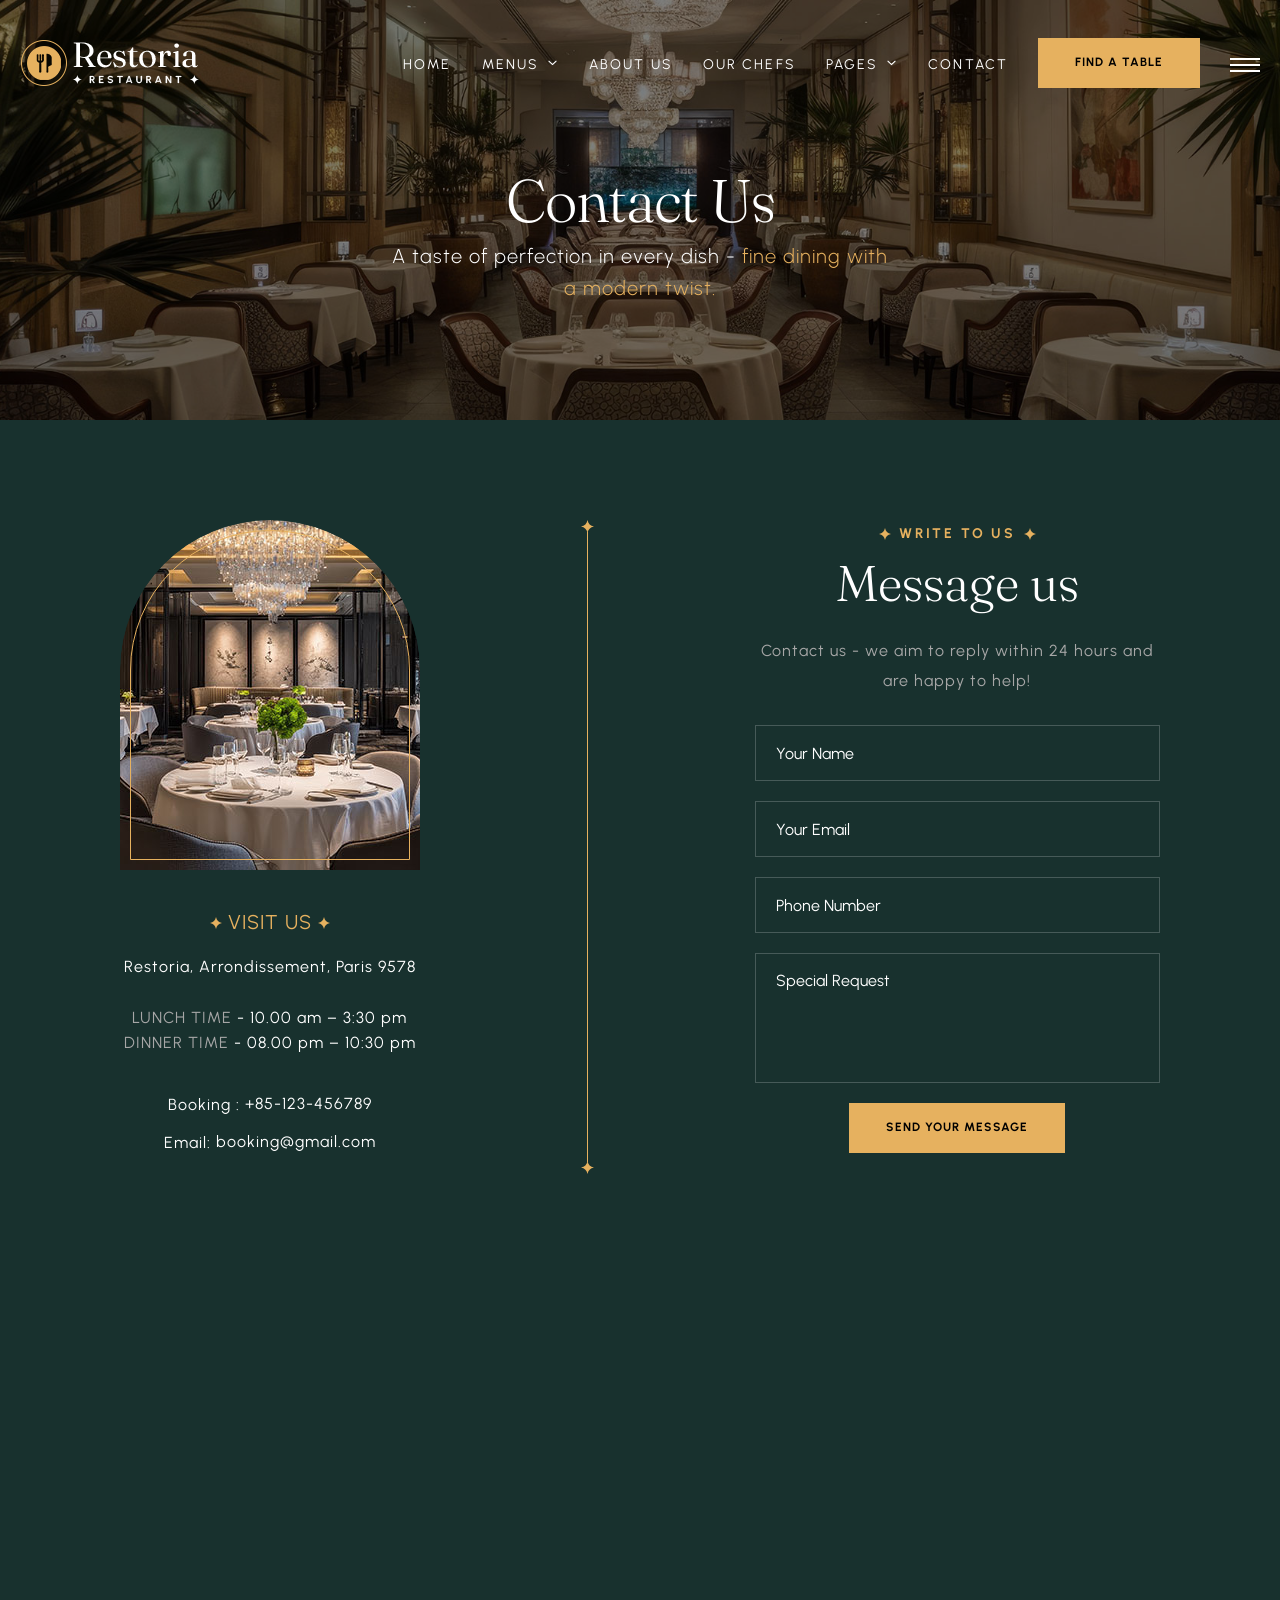
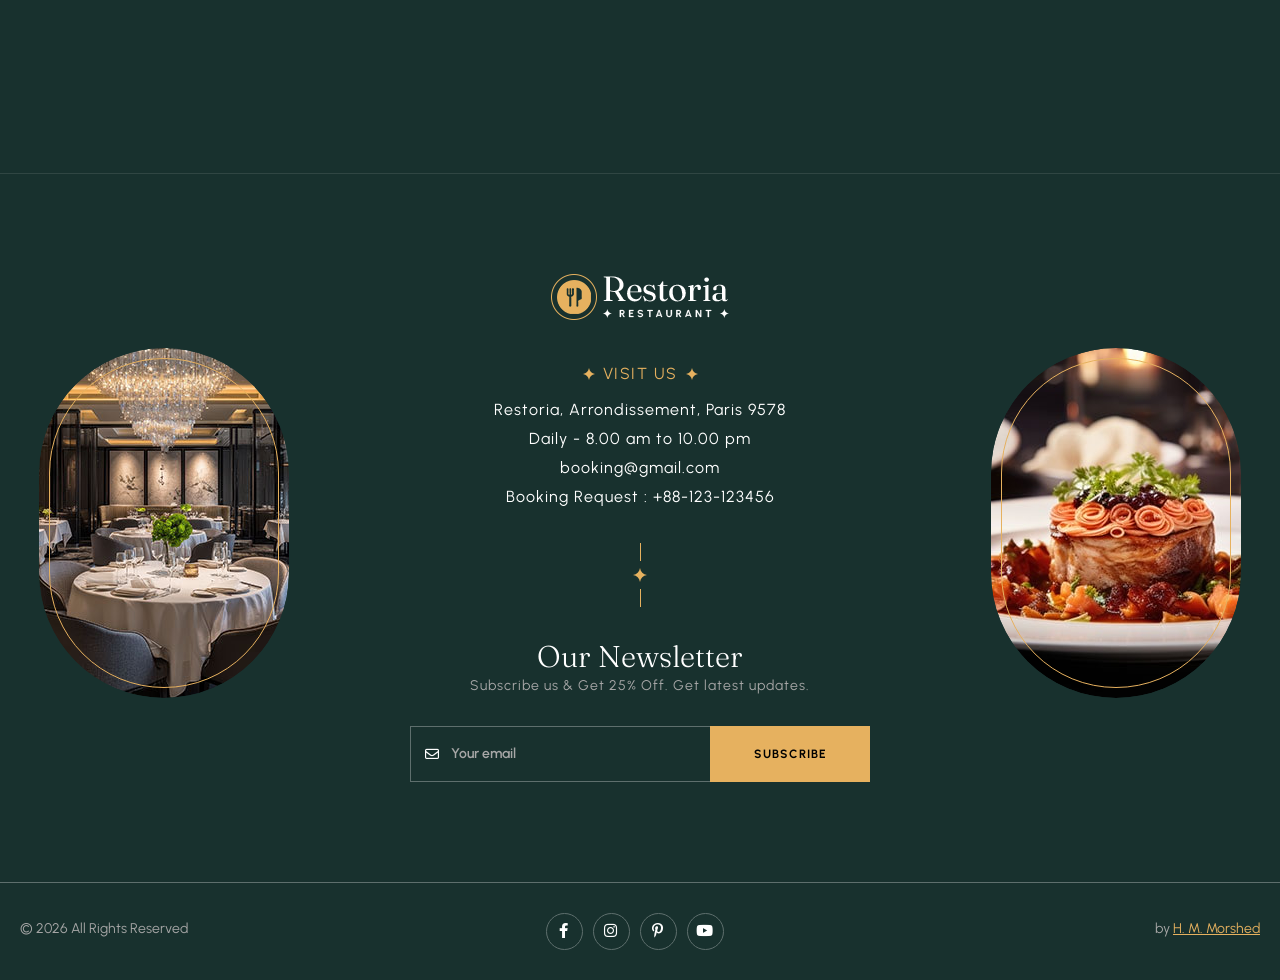
<file: contact-us.html>
<!DOCTYPE html>
<html lang="en">


<head>
<meta charset="utf-8">
<title>Restoria Restaurants</title>
<!-- Stylesheets -->
<link href="css/bootstrap.css" rel="stylesheet">
<link href="css/style.css" rel="stylesheet">
<link rel="shortcut icon" href="images/favicon.png" type="image/x-icon">
<link rel="icon" href="images/favicon.png" type="image/x-icon">
<!-- Responsive -->
<meta http-equiv="X-UA-Compatible" content="IE=edge">
<meta name="viewport" content="width=device-width, initial-scale=1.0, maximum-scale=1.0, user-scalable=0">
<link href="css/responsive.css" rel="stylesheet">

</head>

<body>
  <div class="page-wrapper"> 
  
    <!-- Preloader -->
    <div class="loader-wrap">
        <div class="preloader">
            <div class="preloader-close">x</div>
            <div id="handle-preloader" class="handle-preloader">
                <div class="animation-preloader">
                    <div class="spinner"></div>
                    <div class="txt-loading">
                        <span data-text-preloader="R" class="letters-loading">
                            R
                        </span>
                        <span data-text-preloader="E" class="letters-loading">
                            E
                        </span>
                        <span data-text-preloader="S" class="letters-loading">
                            S
                        </span>
                        <span data-text-preloader="T" class="letters-loading">
                            T
                        </span>
                        <span data-text-preloader="O" class="letters-loading">
                            O
                        </span>
                        <span data-text-preloader="R" class="letters-loading">
                            R
                        </span>
                        <span data-text-preloader="I" class="letters-loading">
                            I
                        </span>
                        <span data-text-preloader="A" class="letters-loading">
                            A
                        </span>
                    </div>
                </div>  
            </div>
        </div>
    </div>
    <!-- Preloader End -->

    <!-- Main Header-->
    <header class="main-header">
        <div class="header-top">
            <div class="auto-container">
                <div class="inner clearfix">
                    <div class="top-left clearfix">
                        <ul class="top-info clearfix">
                            <li><i class="icon far fa-map-marker-alt"></i> Restoria, Arrondissement, Paris 9578</li>
                            <li><i class="icon far fa-clock"></i> Daily : 8.00 am to 10.00 pm</li>
                        </ul>
                    </div>
                    <div class="top-right clearfix">
                        <ul class="top-info clearfix">
                            <li><a href="tel:+11234567890"><i class="icon far fa-phone"></i> +1 123 456 7890</a></li>
                            <li><a href="mailto:booking@restaurant.com"><i class="icon far fa-envelope"></i> booking@restaurant.com</a></li>
                        </ul>
                    </div>
                </div>
            </div>
        </div>
        <!-- Header Upper -->
        <div class="header-upper">        
            <div class="auto-container">
                <!-- Main Box -->
                <div class="main-box clearfix">
                    <!--Logo-->
                    <div class="logo-box">
                         <div class="logo"><a href="index.html" title="Restoria - Restaurants HTML Template"><img src="images/logo.png" alt="image" title="Restoria - Restaurants HTML Template"></a></div>
                    </div>

                    <div class="nav-box clearfix">
                        <!--Nav Outer-->
                        <div class="nav-outer clearfix">         
                           <nav class="main-menu">
                                <ul class="navigation clearfix">
                                    <li><a href="index.html">Home</a>
                                       
                                    </li>

                                    <li class="dropdown has-mega-menu"><a href="menu-list.html">Menus</a>
                                        <ul>
                                            <li>
                                                <div class="mega-menu">
                                                    <div class="menu-inner">
                                                        <div class="auto-container">
                                                            <div class="row clearfix">
                                                                <div class="menu-block col-lg-3 col-md-6 col-sm-6">
                                                                    <div class="image"><a href="menu-list-1.html"><img src="images/resource/menu-1-thumb.jpg" alt="image"></a></div>
                                                                    <div class="title"><a href="menu-list-1.html">Menu list 1</a></div>
                                                                </div>
                                                                <div class="menu-block col-lg-3 col-md-6 col-sm-6">
                                                                    <div class="image"><a href="menu-list-2.html"><img src="images/resource/menu-2-thumb.jpg" alt="image"></a></div>
                                                                    <div class="title"><a href="menu-list-2.html">Menu list 2</a></div>
                                                                </div>
                                                                <div class="menu-block col-lg-3 col-md-6 col-sm-6">
                                                                    <div class="image"><a href="menu-list-3.html"><img src="images/resource/menu-3-thumb.jpg" alt="image"></a></div>
                                                                    <div class="title"><a href="menu-list-3.html">Menu list 3</a></div>
                                                                </div>
                                                                <div class="menu-block col-lg-3 col-md-6 col-sm-6">
                                                                    <div class="image"><a href="menu-list-4.html"><img src="images/resource/menu-4-thumb.jpg" alt="image"></a></div>
                                                                    <div class="title"><a href="menu-list-4.html">Menu list 4</a></div>
                                                                </div>
                                                            </div>
                                                        </div>
                                                    </div>
                                                </div>
                                            </li>
                                        </ul>
                                    </li>
                                    <li><a href="about.html">About Us</a></li>
                                    <li><a href="our-chef.html">Our chefs</a></li>
                                    <li class="dropdown"><a href="#">Pages</a>
                                        <ul>
                                            <li><a href="gallery-masonry.html">Photo Gallery</a>
                                            <li><a href="testimonial.html">Testimonial</a></li>
                                            <li><a href="blog-list.html">Blog List</a></li>
                                            <li><a href="blog-single-post.html">Blog Single Post</a></li>
                                            
                                        </ul>
                                    </li>
                                    <li><a href="contact-us.html">Contact</a></li>
                                </ul>
                            </nav>
                            <!-- Main Menu End-->
                        </div>
                        <!--Nav Outer End-->

                        <div class="links-box clearfix">
                            <div class="link link-btn">
                                <a href="book-table.html" class="theme-btn btn-style-one clearfix">
                                    <span class="btn-wrap">
                                        <span class="text-one">find a table</span>
                                        <span class="text-two">find a table</span>
                                    </span>
                                </a>
                            </div>
                            <div class="link info-toggler">
                                <button class="info-btn">
                                    <span class="hamburger">
                                        <span class="top-bun"></span>
                                        <span class="meat"></span>
                                        <span class="bottom-bun"></span>
                                    </span>
                                </button>
                            </div>
                        </div>

                        <!-- Hidden Nav Toggler -->
                        <div class="nav-toggler">
                            <button class="hidden-bar-opener">
                                <span class="hamburger">
                                    <span class="top-bun"></span>
                                    <span class="meat"></span>
                                    <span class="bottom-bun"></span>
                                </span>
                            </button>
                        </div>

                    </div>

                </div>
            </div>
        </div>
    </header>
    <!--End Main Header -->

    <!--Menu Backdrop-->
    <div class="menu-backdrop"></div>

    <!-- Hidden Navigation Bar -->
    <section class="hidden-bar">
        <!-- Hidden Bar Wrapper -->
        <div class="inner-box">
            <div class="cross-icon hidden-bar-closer"><span class="far fa-close"></span></div>
            <div class="logo-box"><a href="index.html" title="Restoria - Restaurants HTML Template"><img src="images/resource/sidebar-logo.png" alt="image" title="Restoria - Restaurants HTML Template"></a></div>
            
            <!-- .Side-menu -->
            <div class="side-menu">
                 <ul class="navigation clearfix">
                    <li class="dropdown"><a href="#">Home</a>
                        <ul>
                            <li><a href="index.html">Home 1 - Minimal Hero</a></li>
                            <li><a href="https://kalanidhithemes.com/live-preview/landing-page/restoria/all-demo/Restoria-2-Standard-Hero/index.html">Home 2 - Standard Hero</a></li>
                            <li><a href="https://kalanidhithemes.com/live-preview/landing-page/restoria/all-demo/Restoria-3-Video-Hero/index.html">Home 3 - Video Hero</a></li>
                            <li><a href="https://kalanidhithemes.com/live-preview/landing-page/restoria/all-demo/Restoria-4-Category-Hero/index.html">Home 4 - Category Hero</a></li>
                            <li><a href="https://kalanidhithemes.com/live-preview/landing-page/restoria/all-demo/Restoria-5-Rollingimages-Hero-Center-Header/index.html">Home 5 - Rolling Images</a></li>
                        </ul>
                    </li>
                    <li class="current dropdown"><a href="menu-list-1.html">Menus</a>
                        <ul>
                            <li><a href="menu-list-1.html">Menu List 1</a></li>
                            <li><a href="menu-list-2.html">Menu List 2</a></li>
                            <li><a href="menu-list-3.html">Menu List 3</a></li>
                            <li><a href="menu-list-4.html">Menu List 4</a></li>
                        </ul>
                    </li>
                    <li><a href="about.html">About Us</a></li>
                    <li><a href="our-chef.html">Our chefs</a></li>
                    <li class="dropdown"><a href="#">Pages</a>
                        <ul>
                            <li><a href="gallery-masonry.html">Photo Gallery</a></li>
                            <li><a href="book-table.html">Reservation 1</a></li>
                            <li><a href="book-table-option2.html">Reservation 2</a></li>
                            <li><a href="testimonial.html">Testimonial</a></li>
                            <li><a href="blog-list.html">Blog List</a></li>
                            <li><a href="blog-single-post.html">Blog Single Post</a></li>
                            <li><a href="#">Dropdown Menu 1</a></li>
                            <li><a href="#">Dropdown Lorem 2</a></li>
                            <li class="dropdown"><a href="#">Dropdown Menu 3</a>
                                <ul>
                                    <li><a href="#">Dropdown Menu level 2</a></li>
                                    <li><a href="#">Dropdown Menu level 2</a></li>
                                    <li><a href="#">Dropdown Menu Level 2</a></li>
                                </ul>
                            </li>
                        </ul>
                    </li>
                    <li><a href="contact-us.html">Contact</a></li>
                </ul>
            </div><!-- /.Side-menu -->
            
            
        
        </div><!-- / Hidden Bar Wrapper -->
    </section>
    <!-- / Hidden Bar -->

    <!--Info Back Drop-->
    <div class="info-back-drop"></div>
    
    <!-- Hidden Bar -->
    <section class="info-bar">
        <div class="inner-box">
            <div class="cross-icon"><span class="far fa-close"></span></div>
            <div class="image-box"><img src="images/resource/sidebar-image.jpg" alt="image" title=""></div>
            <div class="logo-box"><a href="index.html" title="Restoria - Restaurants HTML Template"><img src="images/resource/sidebar-logo.png" alt="image" title="Restoria - Restaurants HTML Template"></a></div>

            <h5>Visit Us</h5>
            <ul class="info">
                <li>Restoria, Arrondissement,<br>Paris 9578</li>
                <li> <span class="ib-ttl"> Lunch Time </span>- 10.00 am – 3:30 pm </li>
                <li><span class="ib-ttl"> Dinner Time</span> - 08.00 pm – 10:30 pm</li>
                <li><a href="mailto:booking@domainame.com">booking@domainame.com</a></li>
            </ul>
            <div class="booking-info">
                <div class="bk-no"><a href="tel:+88-123-123456">Booking: +88-123-123456</a></div>
            </div>
        </div>
    </section>
    <!--End Hidden Bar -->

    <!-- Inner Banner Section -->
    <section class="inner-banner">
        <div class="image-layer" style="background-image: url(images/background/banner-image-4.jpg);"></div>
        <div class="auto-container">
            <div class="inner">
                <h1>Contact Us</h1>
                <div class="sub_text"> <p> A taste of perfection in every dish - <span class="primary-color"> fine dining with a modern twist.</span></p> </div>
            </div>
        </div>
    </section>
    <!--End Banner Section -->

    <!--Contact Info Section-->
    <section class="contact-page section-kt">

        <!--Location form Section-->
        <div class="auto-container">
            <div class="c-page-form-box">
                <div class="row clearfix">

                <!--form image Section-->
                <div class="loc-block info-block col-lg-5 col-md-12 col-sm-12">
                    <div class="contact-image">
                        <img src="images/resource/restaurant.jpg" alt="image">
                    </div>
                    <h5> visit us </h5>
                    <div class="text">
                        Restoria, Arrondissement, Paris 9578 <br> <br> 
                        <span class="c-info-ttl"> Lunch Time </span> - 10.00 am – 3:30 pm <br>  <span class="c-info-ttl">Dinner Time </span> - 08.00 pm – 10:30 pm <br>  <br> 
                        <span class="more-link"> Booking : <a href="tel:+85-123-456789">+85-123-456789</a> </span> <br>  
                        <span class="more-link"> Email: <a href="mailto:booking@gmail.com">booking@gmail.com</a></span>

                    </div>
                </div>

                <!--Vertical line -->
                <div class="col-12 col-md-1 d-flex justify-content-center middle-line-wrapper">
                  <div class="middle-line-container">
                    <div class="dot top-dot"></div>
                    <div class="v-line"></div>
                    <div class="dot bottom-dot"></div>
                  </div>
                </div>

                <!--form Section-->
                <div class="loc-block col-lg-6 col-md-12 col-sm-12">
                    <div class="form-side">
                        <div class="title-box centered">
                            <div class="subtitle"><span>Write to us</span></div>
                            <h2>Message us</h2>
                            <div class="text desc">Contact us - we aim to reply within 24 hours and are happy to help!</div>
                        </div>
                        <div class="default-form reservation-form">
                            <form method="post" action="https://kalanidhithemes.com/live-preview/landing-page/restoria/all-demo/Restoria-1-Minimal-Hero/index.html">
                                <div class="clearfix">
                                    <div class="form-group">
                                        <div class="field-inner">
                                            <input type="text" name="fieldname" value="" placeholder="Your Name" required="">
                                        </div>
                                    </div>
                                    <div class="form-group">
                                        <div class="field-inner">
                                            <input type="text" name="fieldname" value="" placeholder="Your Email" required="">
                                        </div>
                                    </div>
                                    <div class="form-group ">
                                        <div class="field-inner">
                                            <input type="text" name="fieldname" value="" placeholder="Phone Number" required="">
                                        </div>
                                    </div>
                                
                                    <div class="form-group ">
                                        <div class="field-inner">
                                            <textarea name="fieldname" placeholder="Special Request" required=""></textarea>
                                        </div>
                                    </div>

                                    <div class="form-group">
                                        <button type="submit" class="theme-btn btn-style-one clearfix">
                                            <span class="btn-wrap">
                                                <span class="text-one">send your message</span>
                                                <span class="text-two">send your message</span>
                                            </span>
                                        </button>
                                    </div>
                                </div>
                            </form>
                        </div>
                    </div>
                </div>

                </div>
            </div>
        </div>
    </section>

    <!--Map Section-->
    <section class="contact-map">
                <div class="row clearfix">

            <iframe src="https://www.google.com/maps/embed?pb=!1m18!1m12!1m3!1d81392.11276571127!2d-74.03116502768826!3d40.70144849986174!2m3!1f0!2f0!3f0!3m2!1i1024!2i768!4f13.1!3m3!1m2!1s0x89c24fa5d33f083b%3A0xc80b8f06e177fe62!2sNew%20York%2C%20NY%2C%20USA!5e0!3m2!1sen!2sin!4v1667928043843!5m2!1sen!2sin" width="100%" height="500" style="border:0;" allowfullscreen="" loading="lazy" referrerpolicy="no-referrer-when-downgrade"></iframe>
            </div>
    </section>

    <!--Main Footer-->
    <footer class="main-footer">
        <div class="upper-section section-kt">
            <div class="auto-container">
                <div class="row clearfix">
                    <!--Footer Col-->
                    <div class="footer-col info-col col-lg-6 col-md-12 col-sm-12">
                        <div class="inner wow fadeInUp" data-wow-delay="0ms" data-wow-duration="1500ms">
                            <div class="content">
                                <div class="logo"><a href="index.html" title="Restoria - Restaurants HTML Template"><img src="images/logo.png" alt="image" title="Restoria - Restaurants HTML Template"></a></div>
                                <div class="info">
                                    <h6>visit us </h6>
                                    <ul>
                                        <li>Restoria, Arrondissement, Paris 9578</li>
                                        <li>Daily - 8.00 am to 10.00 pm</li>
                                        <li><a href="mailto:booking@domainname.com">booking@gmail.com</a></li>
                                        <li><a href="tel:+88-123-123456">Booking Request : +88-123-123456</a></li>
                                        
                                    </ul>
                                </div>
                                <div class="separator"><span> </span> </div>
                                <div class="newsletter">
                                    <h4>Our Newsletter</h4>
                                    <div class="text">Subscribe us & Get 25% Off. Get latest updates.</div>
                                    <div class="newsletter-form">
                                        <form method="post" action="https://kalanidhithemes.com/live-preview/landing-page/restoria/all-demo/Restoria-1-Minimal-Hero/index.html">
                                            <div class="form-group">
                                                <span class="alt-icon far fa-envelope"></span>
                                                <input type="email" name="email" value="" placeholder="Your email" required>
                                                <button type="submit" class="theme-btn btn-style-one clearfix">
                                                    <span class="btn-wrap">
                                                        <span class="text-one">subscribe</span>
                                                        <span class="text-two">subscribe</span>
                                                    </span>
                                                </button>
                                            </div>
                                        </form>
                                    </div>
                                </div>
                            </div>
                        </div>
                    </div>
                    <!--Footer Col-->
                    <div class="footer-col footer-image-col col-lg-3 col-md-6 col-sm-12">
                        <div class="footer-image">
                            <img src="images/resource/footer-img-1.jpg" alt="image">
                        </div>
                    </div>
                    <!--Footer Col-->
                    <div class="footer-col footer-image-col last col-lg-3 col-md-6 col-sm-12">
                        <div class="footer-image">
                            <img src="images/resource/footer-img-2.jpg" alt="image">
                        </div>
                    </div>
                </div>
            </div>
        </div>

        <!-- last footer -->
        <div class="bottom_footer">
        <!-- container start -->
          <div class="auto-container">
            <!-- row start -->
            <div class="row clearfix">
              <div class="col-lg-4 col-md-4 col-sm-12">
                  <p>© 2026 All Rights Reserved</p>
              </div>

              <div class="col-lg-4 col-md-4 col-sm-12">
                <ul class="social_media">
                  <li><a href="https://themeforest.net/user/kalanidhithemes/portfolio" aria-label="facebook page" ><i class="fa-brands fa-facebook-f"></i></a></li>
                  <li><a href="https://www.behance.net/kalanidhithemes" aria-label="twitter page"><i class="fa-brands fa-instagram"></i></a></li>
                  <li><a href="https://themeforest.net/user/kalanidhithemes/portfolio" aria-label="instagram page"><i class="fa-brands fa-pinterest-p"></i></a></li>
                  <li><a href="https://themeforest.net/user/kalanidhithemes/portfolio" aria-label="pinterest page"><i class="fa-brands fa-youtube"></i></a></li>
                </ul>
              </div>

              <div class="col-lg-4 col-md-4 col-sm-12">
                  <p class="developer_text"> by <a href="https://themeforest.net/user/kalanidhithemes/portfolio" target="blank">H. M. Morshed</a></p>
              </div>
            </div>
          <!-- row end -->
          </div>
          <!-- container end -->
        </div>
    </footer>

</div>
<!--End pagewrapper--> 

<!--Scroll to top-->
<div class="scroll-to-top scroll-to-target" data-target="html"><span class="icon fa fa-angle-up"></span></div>
<!--[if lt IE 9]><script src="https://cdnjs.cloudflare.com/ajax/libs/html5shiv/3.7.3/html5shiv.js"></script><![endif]--> 

<script src="js/jquery.js"></script>
<script src="js/popper.min.js"></script>
<script src="js/bootstrap.min.js"></script>
<script src="js/jquery-ui.js"></script>
<script src="js/jquery.fancybox.js"></script>
<script src="js/swiper.js"></script>
<script src="js/owl.js"></script>
<script src="js/appear.js"></script>
<script src="js/wow.js"></script>
<script src="js/custom-script.js"></script>
</body>


</html>
</file>
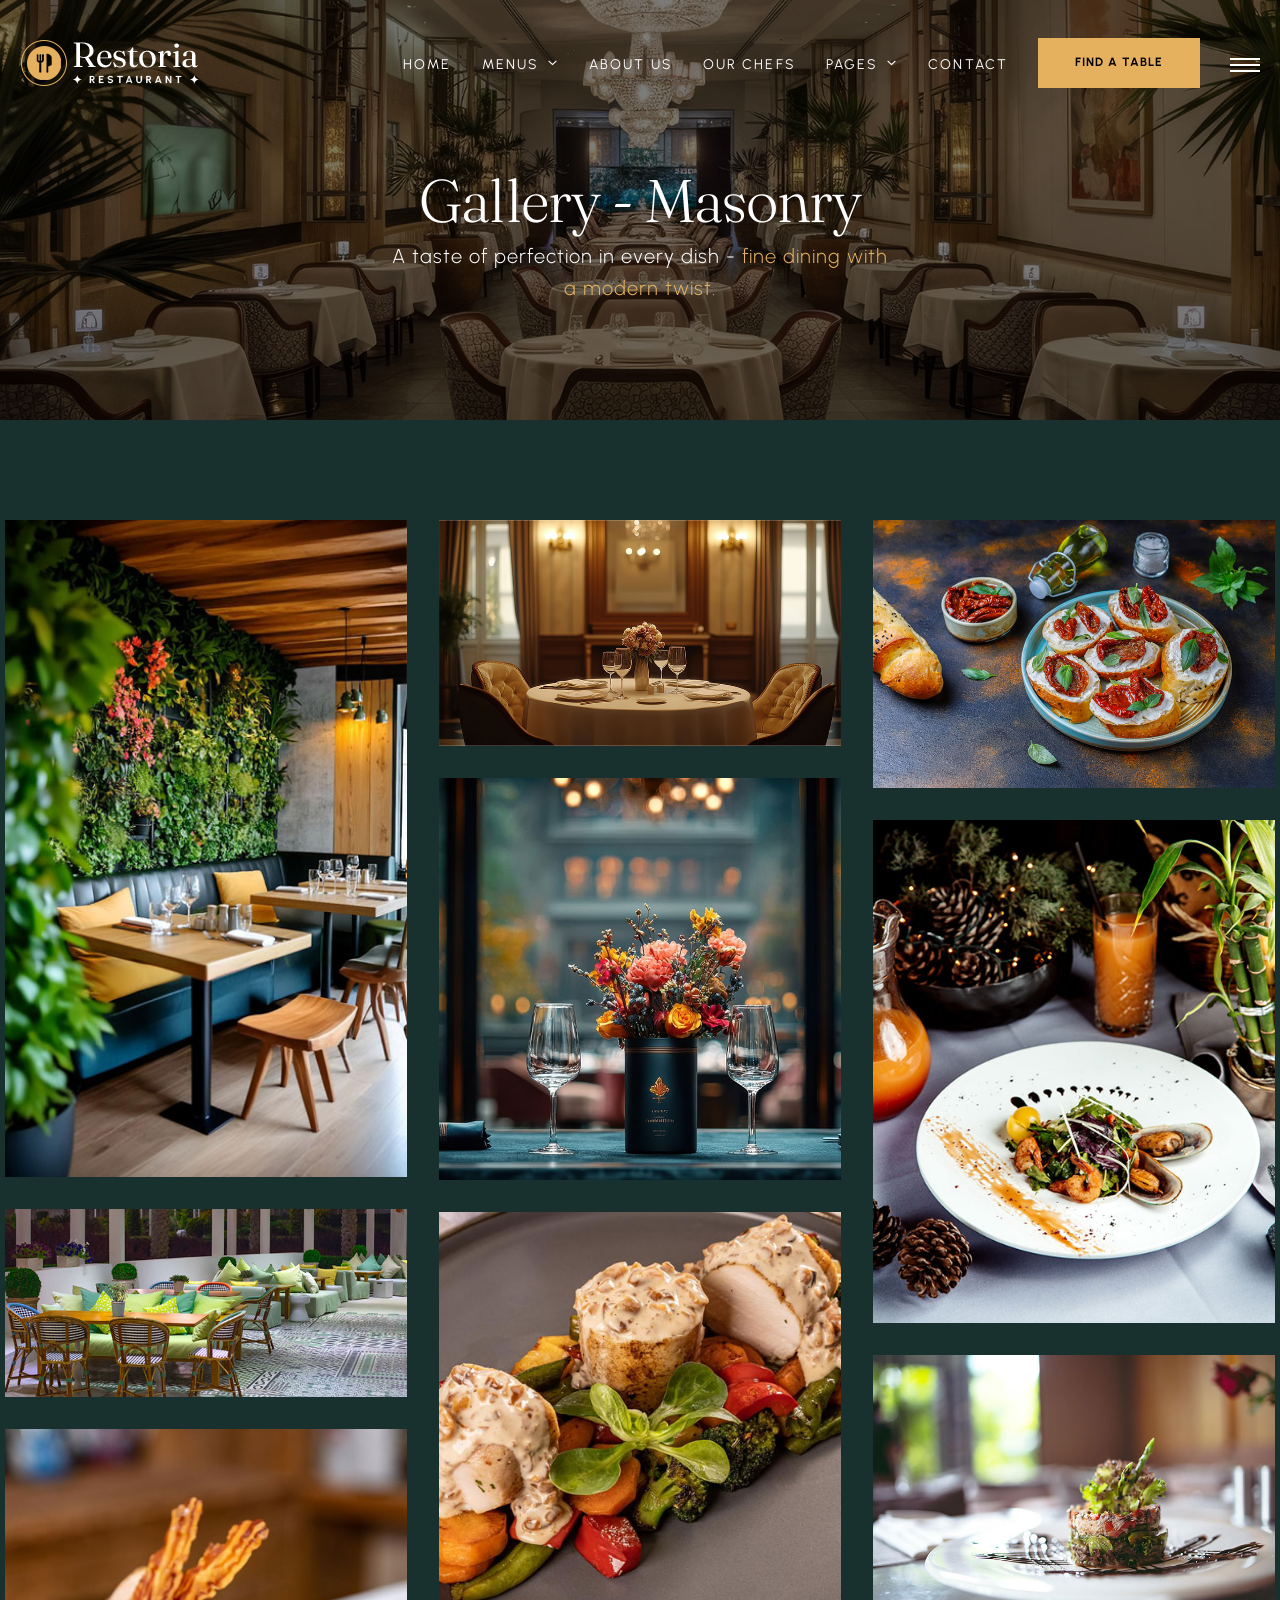
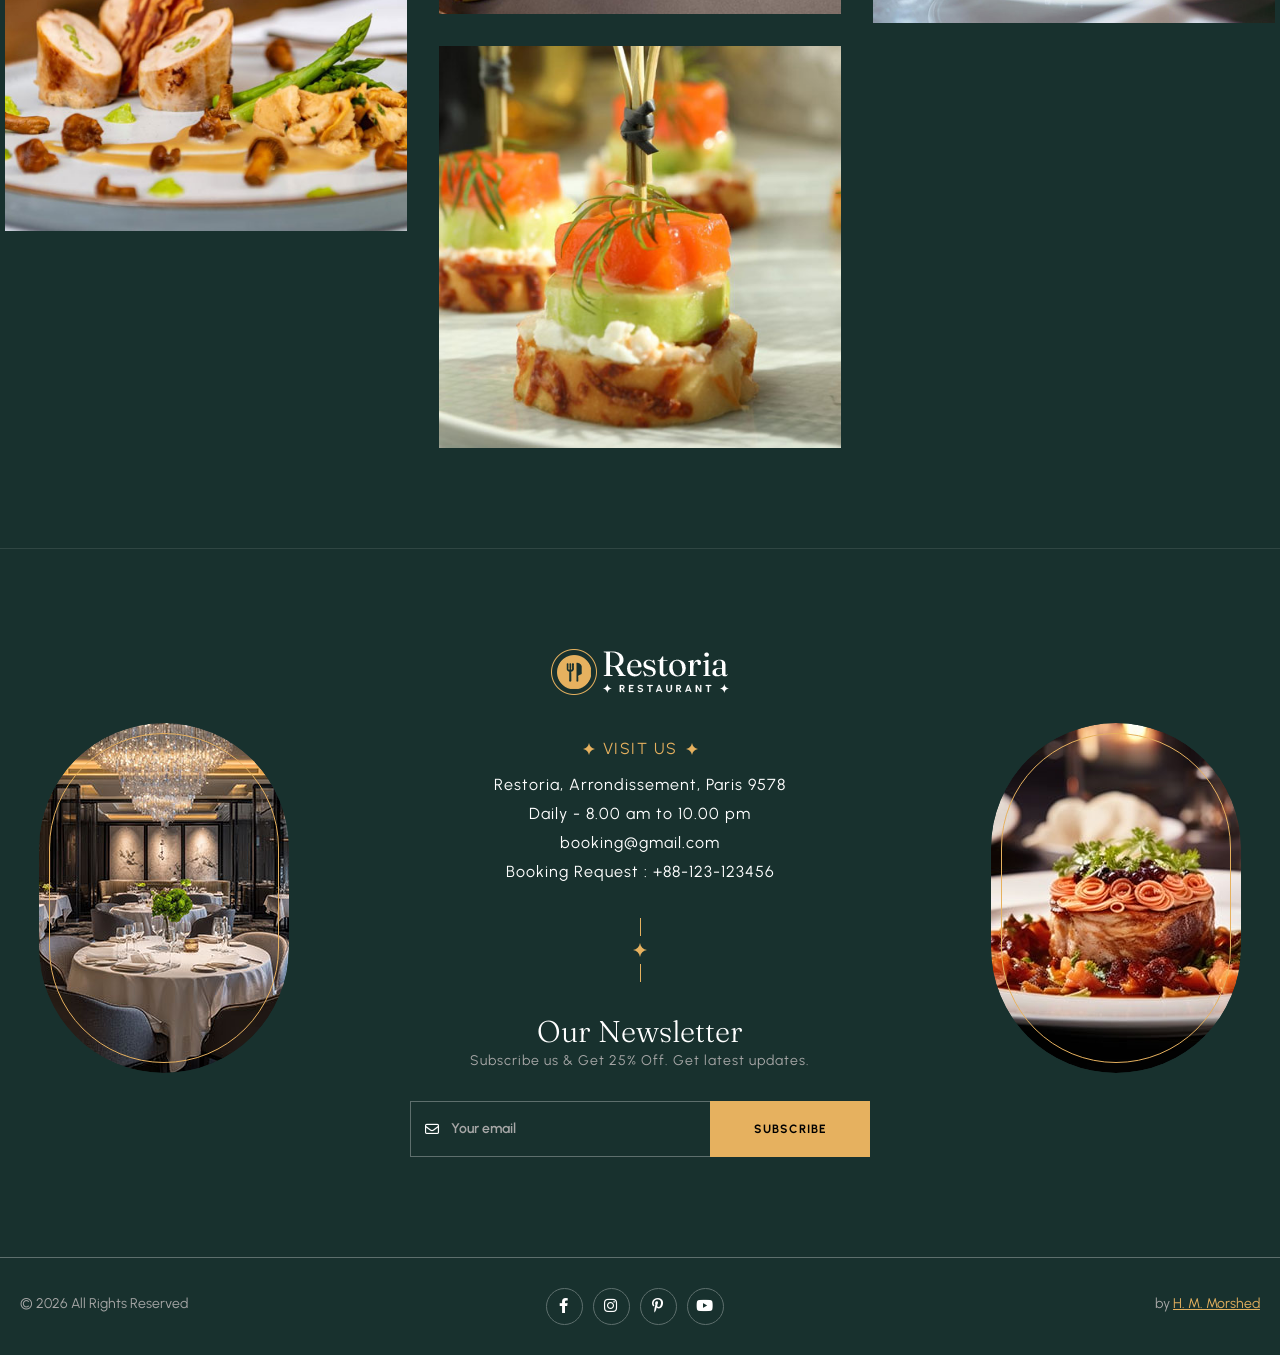
<file: gallery-masonry.html>
<!DOCTYPE html>
<html lang="en">


<head>
<meta charset="utf-8">
<title>Restoria Restaurants </title>
<!-- Stylesheets -->
<link href="css/bootstrap.css" rel="stylesheet">
<link href="css/style.css" rel="stylesheet">
<link rel="shortcut icon" href="images/favicon.png" type="image/x-icon">
<link rel="icon" href="images/favicon.png" type="image/x-icon">
<!-- Responsive -->
<meta http-equiv="X-UA-Compatible" content="IE=edge">
<meta name="viewport" content="width=device-width, initial-scale=1.0, maximum-scale=1.0, user-scalable=0">
<link href="css/responsive.css" rel="stylesheet">

</head>

<body>
  <div class="page-wrapper"> 
  
    <!-- Preloader -->
    <div class="loader-wrap">
        <div class="preloader">
            <div class="preloader-close">x</div>
            <div id="handle-preloader" class="handle-preloader">
                <div class="animation-preloader">
                    <div class="spinner"></div>
                    <div class="txt-loading">
                        <span data-text-preloader="R" class="letters-loading">
                            R
                        </span>
                        <span data-text-preloader="E" class="letters-loading">
                            E
                        </span>
                        <span data-text-preloader="S" class="letters-loading">
                            S
                        </span>
                        <span data-text-preloader="T" class="letters-loading">
                            T
                        </span>
                        <span data-text-preloader="O" class="letters-loading">
                            O
                        </span>
                        <span data-text-preloader="R" class="letters-loading">
                            R
                        </span>
                        <span data-text-preloader="I" class="letters-loading">
                            I
                        </span>
                        <span data-text-preloader="A" class="letters-loading">
                            A
                        </span>
                    </div>
                </div>  
            </div>
        </div>
    </div>
    <!-- Preloader End -->

    <!-- Main Header-->
    <header class="main-header">
        <div class="header-top">
            <div class="auto-container">
                <div class="inner clearfix">
                    <div class="top-left clearfix">
                        <ul class="top-info clearfix">
                            <li><i class="icon far fa-map-marker-alt"></i> Restoria, Arrondissement, Paris 9578</li>
                            <li><i class="icon far fa-clock"></i> Daily : 8.00 am to 10.00 pm</li>
                        </ul>
                    </div>
                    <div class="top-right clearfix">
                        <ul class="top-info clearfix">
                            <li><a href="tel:+11234567890"><i class="icon far fa-phone"></i> +1 123 456 7890</a></li>
                            <li><a href="mailto:booking@restaurant.com"><i class="icon far fa-envelope"></i> booking@restaurant.com</a></li>
                        </ul>
                    </div>
                </div>
            </div>
        </div>
        <!-- Header Upper -->
        <div class="header-upper">        
            <div class="auto-container">
                <!-- Main Box -->
                <div class="main-box clearfix">
                    <!--Logo-->
                    <div class="logo-box">
                         <div class="logo"><a href="index.html" title="Restoria - Restaurants HTML Template"><img src="images/logo.png" alt="image" title="Restoria - Restaurants HTML Template"></a></div>
                    </div>

                    <div class="nav-box clearfix">
                        <!--Nav Outer-->
                        <div class="nav-outer clearfix">         
                            <nav class="main-menu">
                                <ul class="navigation clearfix">
                                    <li><a href="index.html">Home</a>
                                       
                                    </li>

                                    <li class="dropdown has-mega-menu"><a href="menu-list.html">Menus</a>
                                        <ul>
                                            <li>
                                                <div class="mega-menu">
                                                    <div class="menu-inner">
                                                        <div class="auto-container">
                                                            <div class="row clearfix">
                                                                <div class="menu-block col-lg-3 col-md-6 col-sm-6">
                                                                    <div class="image"><a href="menu-list-1.html"><img src="images/resource/menu-1-thumb.jpg" alt="image"></a></div>
                                                                    <div class="title"><a href="menu-list-1.html">Menu list 1</a></div>
                                                                </div>
                                                                <div class="menu-block col-lg-3 col-md-6 col-sm-6">
                                                                    <div class="image"><a href="menu-list-2.html"><img src="images/resource/menu-2-thumb.jpg" alt="image"></a></div>
                                                                    <div class="title"><a href="menu-list-2.html">Menu list 2</a></div>
                                                                </div>
                                                                <div class="menu-block col-lg-3 col-md-6 col-sm-6">
                                                                    <div class="image"><a href="menu-list-3.html"><img src="images/resource/menu-3-thumb.jpg" alt="image"></a></div>
                                                                    <div class="title"><a href="menu-list-3.html">Menu list 3</a></div>
                                                                </div>
                                                                <div class="menu-block col-lg-3 col-md-6 col-sm-6">
                                                                    <div class="image"><a href="menu-list-4.html"><img src="images/resource/menu-4-thumb.jpg" alt="image"></a></div>
                                                                    <div class="title"><a href="menu-list-4.html">Menu list 4</a></div>
                                                                </div>
                                                            </div>
                                                        </div>
                                                    </div>
                                                </div>
                                            </li>
                                        </ul>
                                    </li>
                                    <li><a href="about.html">About Us</a></li>
                                    <li><a href="our-chef.html">Our chefs</a></li>
                                    <li class="dropdown"><a href="#">Pages</a>
                                        <ul>
                                            <li><a href="gallery-masonry.html">Photo Gallery</a>
                                            <li><a href="testimonial.html">Testimonial</a></li>
                                            <li><a href="blog-list.html">Blog List</a></li>
                                            <li><a href="blog-single-post.html">Blog Single Post</a></li>
                                            
                                        </ul>
                                    </li>
                                    <li><a href="contact-us.html">Contact</a></li>
                                </ul>
                            </nav>
                            <!-- Main Menu End-->
                        </div>
                        <!--Nav Outer End-->

                        <div class="links-box clearfix">
                            <div class="link link-btn">
                                <a href="book-table.html" class="theme-btn btn-style-one clearfix">
                                    <span class="btn-wrap">
                                        <span class="text-one">find a table</span>
                                        <span class="text-two">find a table</span>
                                    </span>
                                </a>
                            </div>
                            <div class="link info-toggler">
                                <button class="info-btn">
                                    <span class="hamburger">
                                        <span class="top-bun"></span>
                                        <span class="meat"></span>
                                        <span class="bottom-bun"></span>
                                    </span>
                                </button>
                            </div>
                        </div>

                        <!-- Hidden Nav Toggler -->
                        <div class="nav-toggler">
                            <button class="hidden-bar-opener">
                                <span class="hamburger">
                                    <span class="top-bun"></span>
                                    <span class="meat"></span>
                                    <span class="bottom-bun"></span>
                                </span>
                            </button>
                        </div>

                    </div>

                </div>
            </div>
        </div>
    </header>
    <!--End Main Header -->

    <!--Menu Backdrop-->
    <div class="menu-backdrop"></div>

    <!-- Hidden Navigation Bar -->
    <section class="hidden-bar">
        <!-- Hidden Bar Wrapper -->
        <div class="inner-box">
            <div class="cross-icon hidden-bar-closer"><span class="far fa-close"></span></div>
            <div class="logo-box"><a href="index.html" title="Restoria - Restaurants HTML Template"><img src="images/resource/sidebar-logo.png" alt="image" title="Restoria - Restaurants HTML Template"></a></div>
            
            <!-- .Side-menu -->
            <div class="side-menu">
                 <ul class="navigation clearfix">
                    <li class="dropdown"><a href="#">Home</a>
                        <ul>
                            <li><a href="index.html">Home 1 - Minimal Hero</a></li>
                            <li><a href="https://kalanidhithemes.com/live-preview/landing-page/restoria/all-demo/Restoria-2-Standard-Hero/index.html">Home 2 - Standard Hero</a></li>
                            <li><a href="https://kalanidhithemes.com/live-preview/landing-page/restoria/all-demo/Restoria-3-Video-Hero/index.html">Home 3 - Video Hero</a></li>
                            <li><a href="https://kalanidhithemes.com/live-preview/landing-page/restoria/all-demo/Restoria-4-Category-Hero/index.html">Home 4 - Category Hero</a></li>
                            <li><a href="https://kalanidhithemes.com/live-preview/landing-page/restoria/all-demo/Restoria-5-Rollingimages-Hero-Center-Header/index.html">Home 5 - Rolling Images</a></li>
                        </ul>
                    </li>
                    <li class="current dropdown"><a href="menu-list-1.html">Menus</a>
                        <ul>
                            <li><a href="menu-list-1.html">Menu List 1</a></li>
                            <li><a href="menu-list-2.html">Menu List 2</a></li>
                            <li><a href="menu-list-3.html">Menu List 3</a></li>
                            <li><a href="menu-list-4.html">Menu List 4</a></li>
                        </ul>
                    </li>
                    <li><a href="about.html">About Us</a></li>
                    <li><a href="our-chef.html">Our chefs</a></li>
                    <li class="dropdown"><a href="#">Pages</a>
                        <ul>
                            <li><a href="gallery-masonry.html">Photo Gallery</a></li>
                            <li><a href="book-table.html">Reservation 1</a></li>
                            <li><a href="book-table-option2.html">Reservation 2</a></li>
                            <li><a href="testimonial.html">Testimonial</a></li>
                            <li><a href="blog-list.html">Blog List</a></li>
                            <li><a href="blog-single-post.html">Blog Single Post</a></li>
                            <li><a href="#">Dropdown Menu 1</a></li>
                            <li><a href="#">Dropdown Lorem 2</a></li>
                            <li class="dropdown"><a href="#">Dropdown Menu 3</a>
                                <ul>
                                    <li><a href="#">Dropdown Menu level 2</a></li>
                                    <li><a href="#">Dropdown Menu level 2</a></li>
                                    <li><a href="#">Dropdown Menu Level 2</a></li>
                                </ul>
                            </li>
                        </ul>
                    </li>
                    <li><a href="contact-us.html">Contact</a></li>
                </ul>
            </div><!-- /.Side-menu -->
            
            
        
        </div><!-- / Hidden Bar Wrapper -->
    </section>
    <!-- / Hidden Bar -->

    <!--Info Back Drop-->
    <div class="info-back-drop"></div>
    
    <!-- Hidden Bar -->
    <section class="info-bar">
        <div class="inner-box">
            <div class="cross-icon"><span class="far fa-close"></span></div>
            <div class="image-box"><img src="images/resource/sidebar-image.jpg" alt="image" title=""></div>
            <div class="logo-box"><a href="index.html" title="Restoria - Restaurants HTML Template"><img src="images/resource/sidebar-logo.png" alt="image" title="Restoria - Restaurants HTML Template"></a></div>

            <h5>Visit Us</h5>
            <ul class="info">
                <li>Restoria, Arrondissement,<br>Paris 9578</li>
                <li> <span class="ib-ttl"> Lunch Time </span>- 10.00 am – 3:30 pm </li>
                <li><span class="ib-ttl"> Dinner Time</span> - 08.00 pm – 10:30 pm</li>
                <li><a href="mailto:booking@domainame.com">booking@domainame.com</a></li>
            </ul>
            <div class="booking-info">
                <div class="bk-no"><a href="tel:+88-123-123456">Booking: +88-123-123456</a></div>
            </div>
        </div>
    </section>
    <!--End Hidden Bar -->

    <!-- Inner Banner Section -->
    <section class="inner-banner">
        <div class="image-layer" style="background-image: url(images/background/banner-image-4.jpg);"></div>
        <div class="auto-container">
            <div class="inner">
                <h1>Gallery - Masonry </h1>
                <div class="sub_text"> <p> A taste of perfection in every dish - <span class="primary-color"> fine dining with a modern twist.</span></p> </div>
            </div>
        </div>
    </section>
    <!--End Banner Section -->

    <!--Contact Info Section-->
    <section class="gallery-page section-kt">
        <div class="auto-container">
            <div class="row clearfix">
                <div class="masonry">

                  <div class="masonry-item">
                    <a href="images/gallery/pic1.jpg" class="fancybox" data-fancybox="gallery">
                      <img src="images/gallery/pic1-thumb.jpg" alt="Gallery Image">
                    </a>
                  </div>

                  <div class="masonry-item">
                    <a href="images/gallery/pic4.jpg" class="fancybox" data-fancybox="gallery">
                      <img src="images/gallery/pic4-thumb.jpg" alt="Gallery Image">
                    </a>
                  </div>

                  <div class="masonry-item">
                    <a href="images/gallery/pic3.jpg" class="fancybox" data-fancybox="gallery">
                      <img src="images/gallery/pic3-thumb.jpg" alt="Gallery Image">
                    </a>
                  </div>

                  <div class="masonry-item">
                    <a href="images/gallery/pic7.jpg" class="fancybox" data-fancybox="gallery">
                      <img src="images/gallery/pic7-thumb.jpg" alt="Gallery Image">
                    </a>
                  </div>

                  <div class="masonry-item">
                    <a href="images/gallery/pic5.jpg" class="fancybox" data-fancybox="gallery">
                      <img src="images/gallery/pic5-thumb.jpg" alt="Gallery Image">
                    </a>
                  </div>

                  <div class="masonry-item">
                    <a href="images/gallery/pic6.jpg" class="fancybox" data-fancybox="gallery">
                      <img src="images/gallery/pic6-thumb.jpg" alt="Gallery Image">
                    </a>
                  </div>

                  <div class="masonry-item">
                    <a href="images/gallery/pic2.jpg" class="fancybox" data-fancybox="gallery">
                      <img src="images/gallery/pic2-thumb.jpg" alt="Gallery Image">
                    </a>
                  </div>

                  <div class="masonry-item">
                    <a href="images/gallery/pic8.jpg" class="fancybox" data-fancybox="gallery">
                      <img src="images/gallery/pic8-thumb.jpg" alt="Gallery Image">
                    </a>
                  </div>

                  <div class="masonry-item">
                    <a href="images/gallery/pic9.jpg" class="fancybox" data-fancybox="gallery">
                      <img src="images/gallery/pic9-thumb.jpg" alt="Gallery Image">
                    </a>
                  </div>

                  <div class="masonry-item">
                    <a href="images/gallery/pic10.jpg" class="fancybox" data-fancybox="gallery">
                      <img src="images/gallery/pic10-thumb.jpg" alt="Gallery Image">
                    </a>
                  </div>

                  <!-- Add more items as needed -->
                </div>
            </div>
        </div>
    </section>

    <!--Main Footer-->
    <footer class="main-footer">
        <div class="upper-section section-kt">
            <div class="auto-container">
                <div class="row clearfix">
                    <!--Footer Col-->
                    <div class="footer-col info-col col-lg-6 col-md-12 col-sm-12">
                        <div class="inner wow fadeInUp" data-wow-delay="0ms" data-wow-duration="1500ms">
                            <div class="content">
                                <div class="logo"><a href="index.html" title="Restoria - Restaurants HTML Template"><img src="images/logo.png" alt="image" title="Restoria - Restaurants HTML Template"></a></div>
                                <div class="info">
                                    <h6>visit us </h6>
                                    <ul>
                                        <li>Restoria, Arrondissement, Paris 9578</li>
                                        <li>Daily - 8.00 am to 10.00 pm</li>
                                        <li><a href="mailto:booking@domainname.com">booking@gmail.com</a></li>
                                        <li><a href="tel:+88-123-123456">Booking Request : +88-123-123456</a></li>
                                        
                                    </ul>
                                </div>
                                <div class="separator"><span> </span> </div>
                                <div class="newsletter">
                                    <h4>Our Newsletter</h4>
                                    <div class="text">Subscribe us & Get 25% Off. Get latest updates.</div>
                                    <div class="newsletter-form">
                                        <form method="post" action="https://kalanidhithemes.com/live-preview/landing-page/restoria/all-demo/Restoria-1-Minimal-Hero/index.html">
                                            <div class="form-group">
                                                <span class="alt-icon far fa-envelope"></span>
                                                <input type="email" name="email" value="" placeholder="Your email" required>
                                                <button type="submit" class="theme-btn btn-style-one clearfix">
                                                    <span class="btn-wrap">
                                                        <span class="text-one">subscribe</span>
                                                        <span class="text-two">subscribe</span>
                                                    </span>
                                                </button>
                                            </div>
                                        </form>
                                    </div>
                                </div>
                            </div>
                        </div>
                    </div>
                    <!--Footer Col-->
                    <div class="footer-col footer-image-col col-lg-3 col-md-6 col-sm-12">
                        <div class="footer-image">
                            <img src="images/resource/footer-img-1.jpg" alt="image">
                        </div>
                    </div>
                    <!--Footer Col-->
                    <div class="footer-col footer-image-col last col-lg-3 col-md-6 col-sm-12">
                        <div class="footer-image">
                            <img src="images/resource/footer-img-2.jpg" alt="image">
                        </div>
                    </div>
                </div>
            </div>
        </div>

        <!-- last footer -->
        <div class="bottom_footer">
        <!-- container start -->
          <div class="auto-container">
            <!-- row start -->
            <div class="row clearfix">
              <div class="col-lg-4 col-md-4 col-sm-12">
                  <p>© 2026 All Rights Reserved</p>
              </div>

              <div class="col-lg-4 col-md-4 col-sm-12">
                <ul class="social_media">
                  <li><a href="https://themeforest.net/user/kalanidhithemes/portfolio" aria-label="facebook page" ><i class="fa-brands fa-facebook-f"></i></a></li>
                  <li><a href="https://www.behance.net/kalanidhithemes" aria-label="twitter page"><i class="fa-brands fa-instagram"></i></a></li>
                  <li><a href="https://themeforest.net/user/kalanidhithemes/portfolio" aria-label="instagram page"><i class="fa-brands fa-pinterest-p"></i></a></li>
                  <li><a href="https://themeforest.net/user/kalanidhithemes/portfolio" aria-label="pinterest page"><i class="fa-brands fa-youtube"></i></a></li>
                </ul>
              </div>

              <div class="col-lg-4 col-md-4 col-sm-12">
                  <p class="developer_text"> by <a href="https://themeforest.net/user/kalanidhithemes/portfolio" target="blank">H. M. Morshed</a></p>
              </div>
            </div>
          <!-- row end -->
          </div>
          <!-- container end -->
        </div>
    </footer>

</div>
<!--End pagewrapper--> 

<!--Scroll to top-->
<div class="scroll-to-top scroll-to-target" data-target="html"><span class="icon fa fa-angle-up"></span></div>
<!--[if lt IE 9]><script src="https://cdnjs.cloudflare.com/ajax/libs/html5shiv/3.7.3/html5shiv.js"></script><![endif]--> 

<script src="js/jquery.js"></script>
<script src="js/popper.min.js"></script>
<script src="js/bootstrap.min.js"></script>
<script src="js/jquery-ui.js"></script>
<script src="js/jquery.fancybox.js"></script>
<script src="js/swiper.js"></script>
<script src="js/owl.js"></script>
<script src="js/appear.js"></script>
<script src="js/wow.js"></script>
<script src="js/custom-script.js"></script>

</body>

</html>
</file>
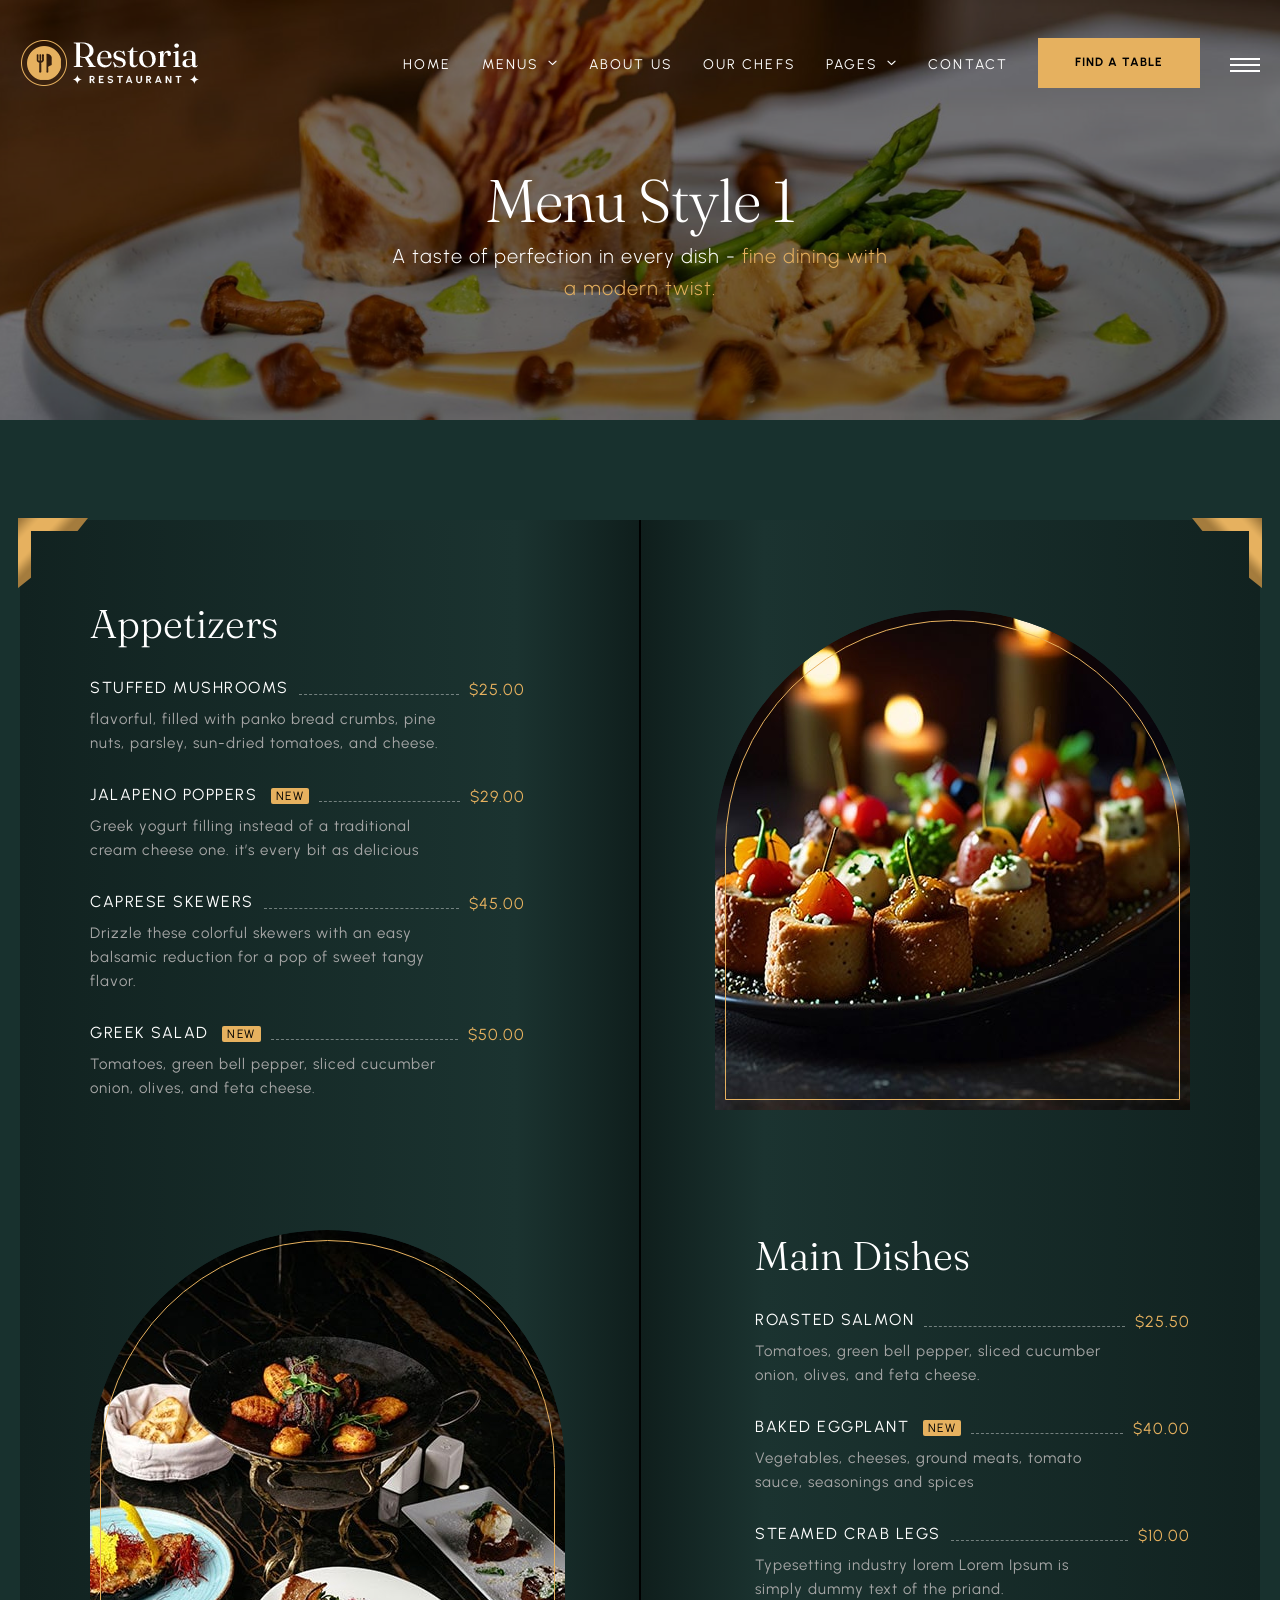
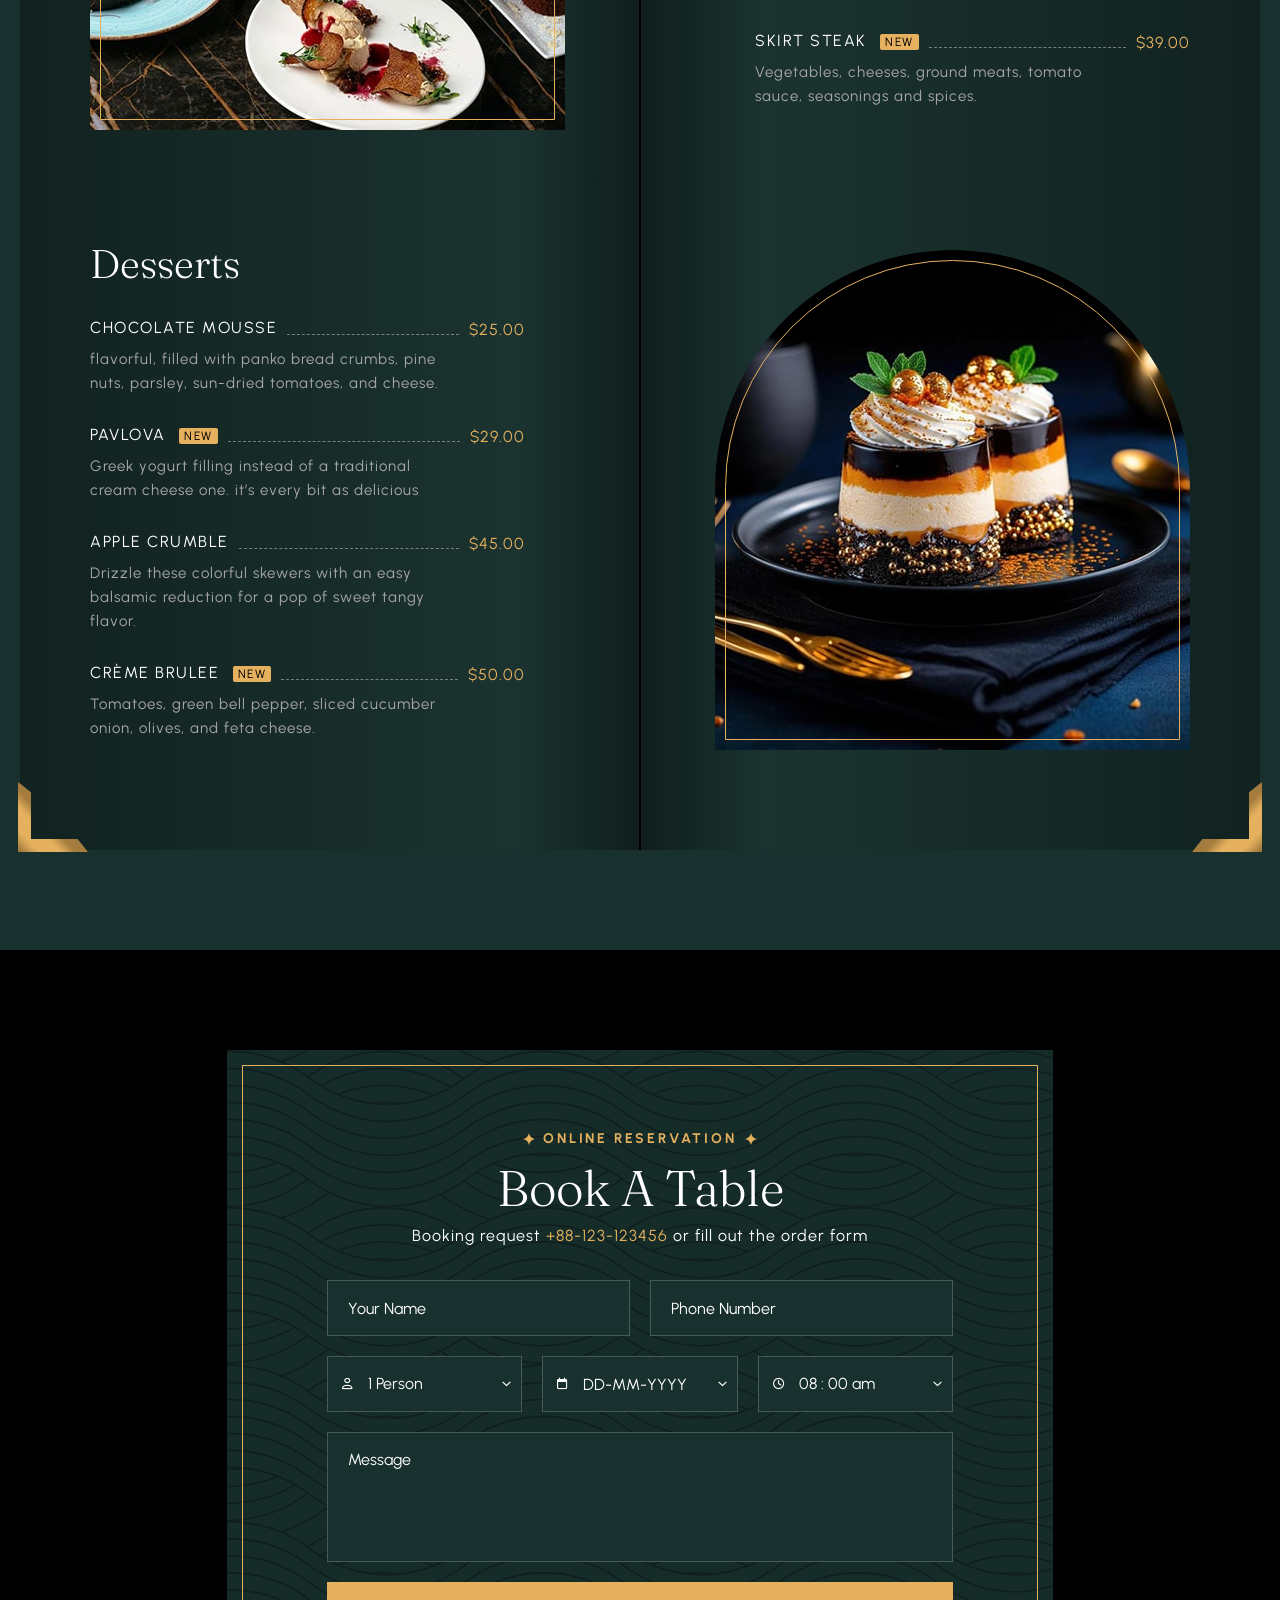
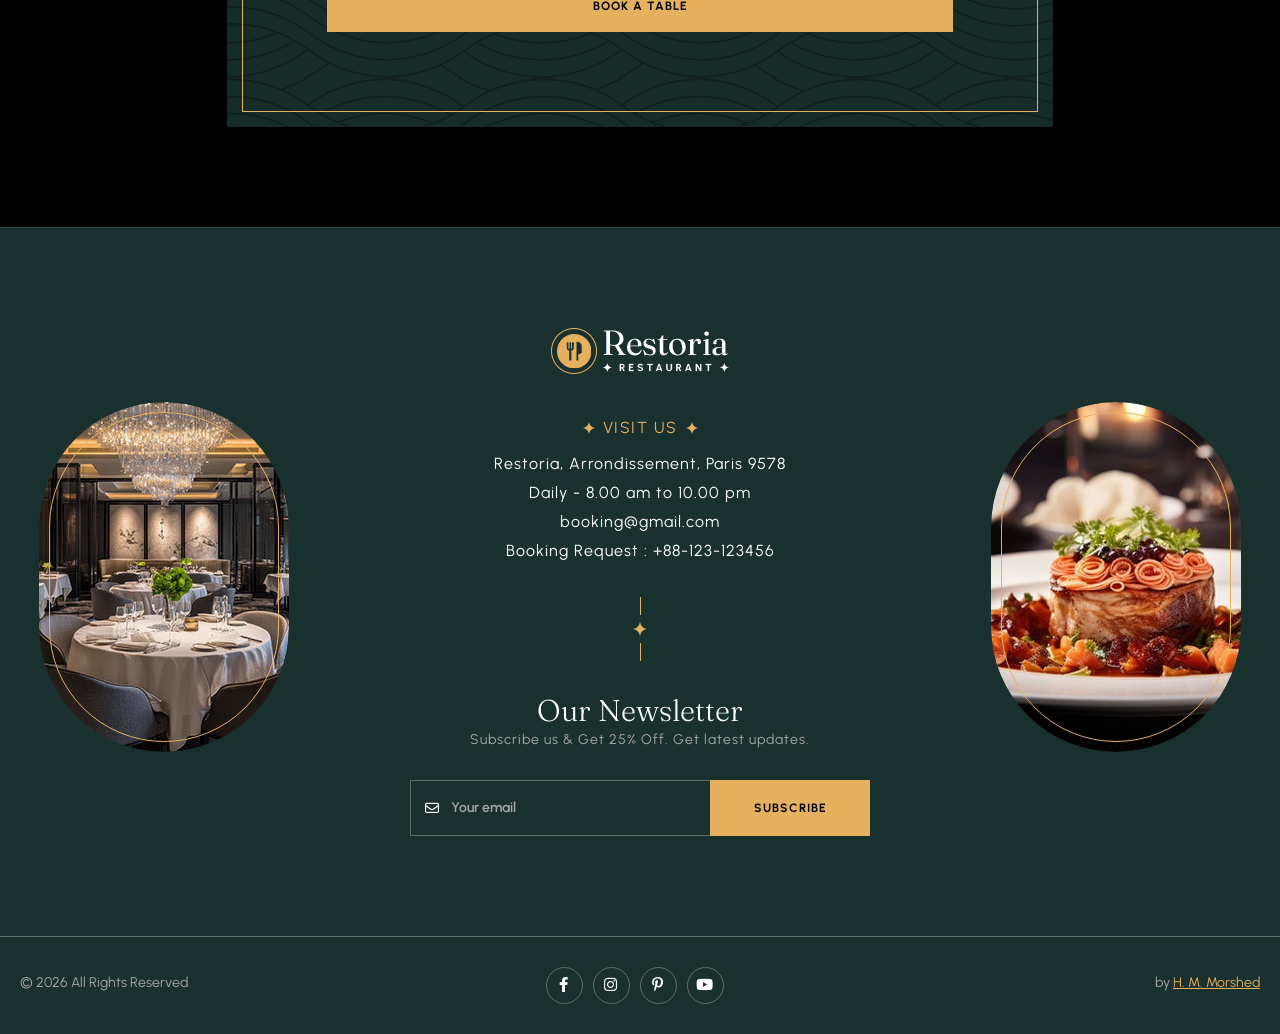
<file: menu-list-1.html>
<!DOCTYPE html>
<html lang="en">


<head>
<meta charset="utf-8">
<title>Restoria Restaurants </title>
<!-- Stylesheets -->
<link href="css/bootstrap.css" rel="stylesheet">
<link href="css/style.css" rel="stylesheet">
<link rel="shortcut icon" href="images/favicon.png" type="image/x-icon">
<link rel="icon" href="images/favicon.png" type="image/x-icon">
<!-- Responsive -->
<meta http-equiv="X-UA-Compatible" content="IE=edge">
<meta name="viewport" content="width=device-width, initial-scale=1.0, maximum-scale=1.0, user-scalable=0">
<link href="css/responsive.css" rel="stylesheet">

</head>

<body>
  <div class="page-wrapper"> 
  
    <!-- Preloader -->
    <div class="loader-wrap">
        <div class="preloader">
            <div class="preloader-close">x</div>
            <div id="handle-preloader" class="handle-preloader">
                <div class="animation-preloader">
                    <div class="spinner"></div>
                    <div class="txt-loading">
                        <span data-text-preloader="R" class="letters-loading">
                            R
                        </span>
                        <span data-text-preloader="E" class="letters-loading">
                            E
                        </span>
                        <span data-text-preloader="S" class="letters-loading">
                            S
                        </span>
                        <span data-text-preloader="T" class="letters-loading">
                            T
                        </span>
                        <span data-text-preloader="O" class="letters-loading">
                            O
                        </span>
                        <span data-text-preloader="R" class="letters-loading">
                            R
                        </span>
                        <span data-text-preloader="I" class="letters-loading">
                            I
                        </span>
                        <span data-text-preloader="A" class="letters-loading">
                            A
                        </span>
                    </div>
                </div>  
            </div>
        </div>
    </div>
    <!-- Preloader End -->

    <!-- Main Header-->
    <header class="main-header">
        <div class="header-top">
            <div class="auto-container">
                <div class="inner clearfix">
                    <div class="top-left clearfix">
                        <ul class="top-info clearfix">
                            <li><i class="icon far fa-map-marker-alt"></i> Restoria, Arrondissement, Paris 9578</li>
                            <li><i class="icon far fa-clock"></i> Daily : 8.00 am to 10.00 pm</li>
                        </ul>
                    </div>
                    <div class="top-right clearfix">
                        <ul class="top-info clearfix">
                            <li><a href="tel:+11234567890"><i class="icon far fa-phone"></i> +1 123 456 7890</a></li>
                            <li><a href="mailto:booking@restaurant.com"><i class="icon far fa-envelope"></i> booking@restaurant.com</a></li>
                        </ul>
                    </div>
                </div>
            </div>
        </div>
        <!-- Header Upper -->
        <div class="header-upper">        
            <div class="auto-container">
                <!-- Main Box -->
                <div class="main-box clearfix">
                    <!--Logo-->
                    <div class="logo-box">
                         <div class="logo"><a href="index.html" title="Restoria - Restaurants HTML Template"><img src="images/logo.png" alt="image" title="Restoria - Restaurants HTML Template"></a></div>
                    </div>

                    <div class="nav-box clearfix">
                        <!--Nav Outer-->
                        <div class="nav-outer clearfix">         
                           <nav class="main-menu">
                                <ul class="navigation clearfix">
                                    <li><a href="index.html">Home</a>
                                       
                                    </li>

                                    <li class="dropdown has-mega-menu"><a href="menu-list.html">Menus</a>
                                        <ul>
                                            <li>
                                                <div class="mega-menu">
                                                    <div class="menu-inner">
                                                        <div class="auto-container">
                                                            <div class="row clearfix">
                                                                <div class="menu-block col-lg-3 col-md-6 col-sm-6">
                                                                    <div class="image"><a href="menu-list-1.html"><img src="images/resource/menu-1-thumb.jpg" alt="image"></a></div>
                                                                    <div class="title"><a href="menu-list-1.html">Menu list 1</a></div>
                                                                </div>
                                                                <div class="menu-block col-lg-3 col-md-6 col-sm-6">
                                                                    <div class="image"><a href="menu-list-2.html"><img src="images/resource/menu-2-thumb.jpg" alt="image"></a></div>
                                                                    <div class="title"><a href="menu-list-2.html">Menu list 2</a></div>
                                                                </div>
                                                                <div class="menu-block col-lg-3 col-md-6 col-sm-6">
                                                                    <div class="image"><a href="menu-list-3.html"><img src="images/resource/menu-3-thumb.jpg" alt="image"></a></div>
                                                                    <div class="title"><a href="menu-list-3.html">Menu list 3</a></div>
                                                                </div>
                                                                <div class="menu-block col-lg-3 col-md-6 col-sm-6">
                                                                    <div class="image"><a href="menu-list-4.html"><img src="images/resource/menu-4-thumb.jpg" alt="image"></a></div>
                                                                    <div class="title"><a href="menu-list-4.html">Menu list 4</a></div>
                                                                </div>
                                                            </div>
                                                        </div>
                                                    </div>
                                                </div>
                                            </li>
                                        </ul>
                                    </li>
                                    <li><a href="about.html">About Us</a></li>
                                    <li><a href="our-chef.html">Our chefs</a></li>
                                    <li class="dropdown"><a href="#">Pages</a>
                                        <ul>
                                            <li><a href="gallery-masonry.html">Photo Gallery</a>
                                            <li><a href="testimonial.html">Testimonial</a></li>
                                            <li><a href="blog-list.html">Blog List</a></li>
                                            <li><a href="blog-single-post.html">Blog Single Post</a></li>
                                            
                                        </ul>
                                    </li>
                                    <li><a href="contact-us.html">Contact</a></li>
                                </ul>
                            </nav>
                            
                            <!-- Main Menu End-->
                        </div>
                        <!--Nav Outer End-->

                        <div class="links-box clearfix">
                            <div class="link link-btn">
                                <a href="book-table.html" class="theme-btn btn-style-one clearfix">
                                    <span class="btn-wrap">
                                        <span class="text-one">find a table</span>
                                        <span class="text-two">find a table</span>
                                    </span>
                                </a>
                            </div>
                            <div class="link info-toggler">
                                <button class="info-btn">
                                    <span class="hamburger">
                                        <span class="top-bun"></span>
                                        <span class="meat"></span>
                                        <span class="bottom-bun"></span>
                                    </span>
                                </button>
                            </div>
                        </div>

                        <!-- Hidden Nav Toggler -->
                        <div class="nav-toggler">
                            <button class="hidden-bar-opener">
                                <span class="hamburger">
                                    <span class="top-bun"></span>
                                    <span class="meat"></span>
                                    <span class="bottom-bun"></span>
                                </span>
                            </button>
                        </div>

                    </div>

                </div>
            </div>
        </div>
    </header>
    <!--End Main Header -->

    <!--Menu Backdrop-->
    <div class="menu-backdrop"></div>

    <!-- Hidden Navigation Bar -->
    <section class="hidden-bar">
        <!-- Hidden Bar Wrapper -->
        <div class="inner-box">
            <div class="cross-icon hidden-bar-closer"><span class="far fa-close"></span></div>
            <div class="logo-box"><a href="index.html" title="Restoria - Restaurants HTML Template"><img src="images/resource/sidebar-logo.png" alt="image" title="Restoria - Restaurants HTML Template"></a></div>
            
            <!-- .Side-menu -->
            <div class="side-menu">
                 <ul class="navigation clearfix">
                    <li class="dropdown"><a href="#">Home</a>
                        <ul>
                            <li><a href="index.html">Home 1 - Minimal Hero</a></li>
                            <li><a href="https://kalanidhithemes.com/live-preview/landing-page/restoria/all-demo/Restoria-2-Standard-Hero/index.html">Home 2 - Standard Hero</a></li>
                            <li><a href="https://kalanidhithemes.com/live-preview/landing-page/restoria/all-demo/Restoria-3-Video-Hero/index.html">Home 3 - Video Hero</a></li>
                            <li><a href="https://kalanidhithemes.com/live-preview/landing-page/restoria/all-demo/Restoria-4-Category-Hero/index.html">Home 4 - Category Hero</a></li>
                            <li><a href="https://kalanidhithemes.com/live-preview/landing-page/restoria/all-demo/Restoria-5-Rollingimages-Hero-Center-Header/index.html">Home 5 - Rolling Images</a></li>
                        </ul>
                    </li>
                    <li class="current dropdown"><a href="menu-list-1.html">Menus</a>
                        <ul>
                            <li><a href="menu-list-1.html">Menu List 1</a></li>
                            <li><a href="menu-list-2.html">Menu List 2</a></li>
                            <li><a href="menu-list-3.html">Menu List 3</a></li>
                            <li><a href="menu-list-4.html">Menu List 4</a></li>
                        </ul>
                    </li>
                    <li><a href="about.html">About Us</a></li>
                    <li><a href="our-chef.html">Our chefs</a></li>
                    <li class="dropdown"><a href="#">Pages</a>
                        <ul>
                            <li><a href="gallery-masonry.html">Photo Gallery</a></li>
                            <li><a href="book-table.html">Reservation 1</a></li>
                            <li><a href="book-table-option2.html">Reservation 2</a></li>
                            <li><a href="testimonial.html">Testimonial</a></li>
                            <li><a href="blog-list.html">Blog List</a></li>
                            <li><a href="blog-single-post.html">Blog Single Post</a></li>
                            <li><a href="#">Dropdown Menu 1</a></li>
                            <li><a href="#">Dropdown Lorem 2</a></li>
                            <li class="dropdown"><a href="#">Dropdown Menu 3</a>
                                <ul>
                                    <li><a href="#">Dropdown Menu level 2</a></li>
                                    <li><a href="#">Dropdown Menu level 2</a></li>
                                    <li><a href="#">Dropdown Menu Level 2</a></li>
                                </ul>
                            </li>
                        </ul>
                    </li>
                    <li><a href="contact-us.html">Contact</a></li>
                </ul>
            </div><!-- /.Side-menu -->
        
        </div><!-- / Hidden Bar Wrapper -->
    </section>
    <!-- / Hidden Bar -->

    <!--Info Back Drop-->
    <div class="info-back-drop"></div>
    
    <!-- Hidden Bar -->
    <section class="info-bar">
        <div class="inner-box">
            <div class="cross-icon"><span class="far fa-close"></span></div>
            <div class="image-box"><img src="images/resource/sidebar-image.jpg" alt="image" title=""></div>
            <div class="logo-box"><a href="index.html" title="Restoria - Restaurants HTML Template"><img src="images/resource/sidebar-logo.png" alt="image" title="Restoria - Restaurants HTML Template"></a></div>

            <h5>Visit Us</h5>
            <ul class="info">
                <li>Restoria, Arrondissement, <br> Paris 9578</li>
                <li> <span class="ib-ttl"> Lunch Time </span>- 10.00 am – 3:30 pm </li>
                <li><span class="ib-ttl"> Dinner Time</span> - 08.00 pm – 10:30 pm</li>
                <li><a href="mailto:booking@domainame.com">booking@domainame.com</a></li>
            </ul>
            <div class="booking-info">
                <div class="bk-no"><a href="tel:+88-123-123456">Booking: +88-123-123456</a></div>
            </div>
        </div>
    </section>
    <!--End Hidden Bar -->

    <!-- Inner Banner Section -->
    <section class="inner-banner">
        <div class="image-layer" style="background-image: url(images/background/banner-image-2.jpg);"></div>
        <div class="auto-container">
            <div class="inner">
                <h1>Menu Style 1</h1>
                <div class="sub_text"> <p> A taste of perfection in every dish - <span class="primary-color"> fine dining with a modern twist.</span></p> </div>
            </div>
        </div>
    </section>
    <!--End Banner Section -->

    <!--Menu Section-->
    <section class="menu-card-style-section section-kt">
        <div class="auto-container">
            <div class="menu-card-main">
            <!-- menu card corner images -->
                <img class="menu-card-corner top-left" src="images/resource/menucard-corner-left-top.png" alt="image">
                <img class="menu-card-corner top-right" src="images/resource/menucard-corner-right-top.png" alt="image">
                <img class="menu-card-corner bottom-left" src="images/resource/menucard-corner-left-bottom.png" alt="image">
                <img class="menu-card-corner bottom-right" src="images/resource/menucard-corner-right-bottom.png" alt="image">
            <!-- menu box -->
            <div class="menu-card-style alternate">
                <div class="row clearfix">
                    <div class="image-col col-lg-6 col-md-12 col-sm-12">
                        <div class="inner">
                            <div class="image"><img src="images/resource/appetizers1.jpg" alt="image"></div>
                        </div>
                    </div>

                    <div class="menu-col col-lg-6 col-md-12 col-sm-12">
                        <div class="inner">
                            <div class="title-box">
                            <h3>Appetizers</h3>
                            </div>

                            <!--Block-->
                            <div class="dish-block">
                                <div class="inner-box">
                                    <div class="title clearfix"><div class="ttl clearfix"><h6><a href="#">Stuffed Mushrooms</a></h6></div> <span class="menu-list-line"> </span> <div class="price"><span>$25.00</span></div></div>
                                    <div class="text desc"><a href="#">flavorful, filled with panko bread crumbs, pine nuts, parsley, sun-dried tomatoes, and cheese.</a></div>
                                </div>
                            </div>
                            <!--Block-->
                            <div class="dish-block">
                                <div class="inner-box">
                                    <div class="title clearfix"><div class="ttl clearfix"><h6><a href="#">Jalapeno Poppers <span class="s-info">new</span></a></h6></div> <span class="menu-list-line"> </span> <div class="price"><span>$29.00</span></div></div>
                                    <div class="text desc"><a href="#">Greek yogurt filling instead of a traditional cream cheese one. it’s every bit as delicious</a></div>
                                </div>
                            </div>
                            <!--Block-->
                            <div class="dish-block">
                                <div class="inner-box">
                                    <div class="title clearfix"><div class="ttl clearfix"><h6><a href="#">Caprese Skewers</a></h6></div> <span class="menu-list-line"> </span> <div class="price"><span>$45.00</span></div></div>
                                    <div class="text desc"><a href="#">Drizzle these colorful skewers with an easy balsamic reduction for a pop of sweet tangy flavor.</a></div>
                                </div>
                            </div>
                            <!--Block-->
                            <div class="dish-block">
                                <div class="inner-box">
                                    <div class="title clearfix"><div class="ttl clearfix"><h6><a href="#">Greek Salad <span class="s-info">NEW</span></a></h6></div> <span class="menu-list-line"> </span> <div class="price"><span>$50.00</span></div></div>
                                    <div class="text desc"><a href="#">Tomatoes, green bell pepper, sliced cucumber onion, olives, and feta cheese.</a></div>
                                </div>
                            </div>
                            
                        </div>
                    </div>
                </div>
            </div>

            <!-- menu box -->
            <div class="menu-card-style">
                <div class="row clearfix">
                    <div class="image-col col-lg-6 col-md-12 col-sm-12">
                        <div class="inner">
                            <div class="image"><img src="images/resource/maindish1.jpg" alt="image"></div>
                        </div>
                    </div>

                    <div class="menu-col col-lg-6 col-md-12 col-sm-12">
                        <div class="inner">
                            <div class="title-box ">
                            <h3>Main Dishes</h3>
                            </div>
                            <!--Block-->
                            <div class="dish-block">
                                <div class="inner-box">
                                    <div class="title clearfix"><div class="ttl clearfix"><h6><a href="#">Roasted Salmon</a></h6></div> <span class="menu-list-line"> </span> <div class="price"><span>$25.50</span></div></div>
                                    <div class="text desc"><a href="#">Tomatoes, green bell pepper, sliced cucumber onion, olives, and feta cheese.</a></div>
                                </div>
                            </div>
                            <!--Block-->
                            <div class="dish-block">
                                <div class="inner-box">
                                    <div class="title clearfix"><div class="ttl clearfix"><h6><a href="#">Baked Eggplant <span class="s-info">new</span></a></h6></div> <span class="menu-list-line"> </span> <div class="price"><span>$40.00</span></div></div>
                                    <div class="text desc"><a href="#">Vegetables, cheeses, ground meats, tomato sauce, seasonings and spices</a></div>
                                </div>
                            </div>
                            <!--Block-->
                            <div class="dish-block">
                                <div class="inner-box">
                                    <div class="title clearfix"><div class="ttl clearfix"><h6><a href="#">Steamed Crab Legs</a></h6></div> <span class="menu-list-line"> </span> <div class="price"><span>$10.00</span></div></div>
                                    <div class="text desc"><a href="#">Typesetting industry lorem Lorem Ipsum is simply dummy text of the priand.</a></div>
                                </div>
                            </div>
                            <!--Block-->
                            <div class="dish-block">
                                <div class="inner-box">
                                    <div class="title clearfix"><div class="ttl clearfix"><h6><a href="#">Skirt Steak <span class="s-info">NEW</span></a></h6></div> <span class="menu-list-line"> </span> <div class="price"><span>$39.00</span></div></div>
                                    <div class="text desc"><a href="#">Vegetables, cheeses, ground meats, tomato sauce, seasonings and spices.</a></div>
                                </div>
                            </div>
                        </div>
                    </div>
                </div>
            </div>

            <!-- menu box -->
            <div class="menu-card-style alternate last">
                <div class="row clearfix">
                    <div class="image-col col-lg-6 col-md-12 col-sm-12">
                        <div class="inner">
                            <div class="image"><img src="images/resource/dessert1.jpg" alt="image"></div>
                        </div>
                    </div>

                    <div class="menu-col col-lg-6 col-md-12 col-sm-12">
                        <div class="inner">
                            <div class="title-box">
                            <h3>Desserts</h3>
                            </div>

                            <!--Block-->
                            <div class="dish-block">
                                <div class="inner-box">
                                    <div class="title clearfix"><div class="ttl clearfix"><h6><a href="#">Chocolate mousse</a></h6> </div> <span class="menu-list-line"> </span> <div class="price"><span>$25.00</span></div></div>
                                    <div class="text desc"><a href="#">flavorful, filled with panko bread crumbs, pine nuts, parsley, sun-dried tomatoes, and cheese.</a></div>
                                </div>
                            </div>
                            <!--Block-->
                            <div class="dish-block">
                                <div class="inner-box">
                                    <div class="title clearfix"><div class="ttl clearfix"><h6><a href="#">Pavlova <span class="s-info">new</span></a></h6></div> <span class="menu-list-line"> </span> <div class="price"><span>$29.00</span></div></div>
                                    <div class="text desc"><a href="#">Greek yogurt filling instead of a traditional cream cheese one. it’s every bit as delicious</a></div>
                                </div>
                            </div>
                            <!--Block-->
                            <div class="dish-block">
                                <div class="inner-box">
                                    <div class="title clearfix"><div class="ttl clearfix"><h6><a href="#">Apple crumble</a></h6></div> <span class="menu-list-line"> </span> <div class="price"><span>$45.00</span></div></div>
                                    <div class="text desc"><a href="#">Drizzle these colorful skewers with an easy balsamic reduction for a pop of sweet tangy flavor.</a></div>
                                </div>
                            </div>
                            <!--Block-->
                            <div class="dish-block">
                                <div class="inner-box">
                                    <div class="title clearfix"><div class="ttl clearfix"><h6><a href="#">Crème Brulee <span class="s-info">NEW</span></a></h6></div> <span class="menu-list-line"> </span> <div class="price"><span>$50.00</span></div></div>
                                    <div class="text desc"><a href="#">Tomatoes, green bell pepper, sliced cucumber onion, olives, and feta cheese.</a></div>
                                </div>
                            </div>
                        </div>
                    </div>
                </div>
            </div>

            </div>
        </div>
    </section>

    <!--Reservation Section-->
    <section class="reserve-section style-two section-kt">
        <div class="image-layer" style="background-image: url(images/background/image-10.jpg);"></div>
        <div class="auto-container">
            <div class="outer-box">
                <div class="row clearfix">

                    <div class="reserv-col col-lg-8 col-md-12 col-sm-12 mx-auto">
                        <div class="inner">
                            <div class="title-box centered">
                                <div class="subtitle"><span>Online reservation</span></div>
                                <h2>Book A Table</h2>
                                <div class="request-info">Booking request <a href="#">+88-123-123456</a> or fill out the order form</div>
                            </div>
                            <div class="default-form reservation-form">
                                <form method="post" action="https://kalanidhithemes.com/live-preview/landing-page/restoria/all-demo/Restoria-1-Minimal-Hero/index.html">
                                    <div class="row clearfix">
                                        <div class="form-group col-lg-6 col-md-6 col-sm-12">
                                            <div class="field-inner">
                                                <input type="text" name="fieldname" value="" placeholder="Your Name" required>
                                            </div>
                                        </div>
                                        <div class="form-group col-lg-6 col-md-6 col-sm-12">
                                            <div class="field-inner">
                                                <input type="text" name="fieldname" value="" placeholder="Phone Number" required>
                                            </div>
                                        </div>
                                        <div class="form-group col-lg-4 col-md-6 col-sm-12">
                                            <div class="field-inner">
                                                <span class="alt-icon far fa-user"></span>
                                                <select class="l-icon">
                                                    <option>1 Person</option>
                                                    <option>2 Person</option>
                                                    <option>3 Person</option>
                                                    <option>4 Person</option>
                                                    <option>5 Person</option>
                                                    <option>6 Person</option>
                                                    <option>7 Person</option>
                                                </select>
                                                <span class="arrow-icon far fa-angle-down"></span>
                                            </div>
                                        </div>
                                        <div class="form-group col-lg-4 col-md-6 col-sm-12">
                                            <div class="field-inner">
                                                <span class="alt-icon far fa-calendar"></span>
                                                <input class="l-icon datepicker" type="text" name="fieldname" value="" placeholder="DD-MM-YYYY" required readonly>
                                                <span class="arrow-icon far fa-angle-down"></span>
                                            </div>
                                        </div>
                                        <div class="form-group col-lg-4 col-md-12 col-sm-12">
                                            <div class="field-inner">
                                                <span class="alt-icon far fa-clock"></span>
                                                <select class="l-icon">
                                                    <option>08 : 00 am</option>
                                                    <option>09 : 00 am</option>
                                                    <option>10 : 00 am</option>
                                                    <option>11 : 00 am</option>
                                                    <option>12 : 00 pm</option>
                                                    <option>01 : 00 pm</option>
                                                    <option>02 : 00 pm</option>
                                                    <option>03 : 00 pm</option>
                                                    <option>04 : 00 pm</option>
                                                    <option>05 : 00 pm</option>
                                                    <option>06 : 00 pm</option>
                                                    <option>07 : 00 pm</option>
                                                    <option>08 : 00 pm</option>
                                                    <option>09 : 00 pm</option>
                                                    <option>10 : 00 pm</option>
                                                </select>
                                                <span class="arrow-icon far fa-angle-down"></span>
                                            </div>
                                        </div>
                                        <div class="form-group col-lg-12 col-md-12 col-sm-12">
                                            <div class="field-inner">
                                                <textarea name="fieldname" placeholder="Message" required></textarea>
                                            </div>
                                        </div>
                                        <div class="form-group col-lg-12 col-md-12 col-sm-12">
                                            <div class="field-inner">
                                                <button type="submit" class="theme-btn btn-style-one clearfix">
                                                    <span class="btn-wrap">
                                                        <span class="text-one">book a table</span>
                                                        <span class="text-two">book a table</span>
                                                    </span>
                                                </button>
                                            </div>
                                        </div>
                                    </div>
                                </form>
                            </div>
                        </div>
                    </div>
                </div>

            </div>
        </div>
    </section>

    <!--Main Footer-->
    <footer class="main-footer">
        <div class="upper-section section-kt">
            <div class="auto-container">
                <div class="row clearfix">
                    <!--Footer Col-->
                    <div class="footer-col info-col col-lg-6 col-md-12 col-sm-12">
                        <div class="inner wow fadeInUp" data-wow-delay="0ms" data-wow-duration="1500ms">
                            <div class="content">
                                <div class="logo"><a href="index.html" title="Restoria - Restaurants HTML Template"><img src="images/logo.png" alt="image" title="Restoria - Restaurants HTML Template"></a></div>
                                <div class="info">
                                    <h6>visit us </h6>
                                    <ul>
                                        <li>Restoria, Arrondissement, Paris 9578</li>
                                        <li>Daily - 8.00 am to 10.00 pm</li>
                                        <li><a href="mailto:booking@domainname.com">booking@gmail.com</a></li>
                                        <li><a href="tel:+88-123-123456">Booking Request : +88-123-123456</a></li>
                                        
                                    </ul>
                                </div>
                                <div class="separator"><span> </span> </div>
                                <div class="newsletter">
                                    <h4>Our Newsletter</h4>
                                    <div class="text">Subscribe us & Get 25% Off. Get latest updates.</div>
                                    <div class="newsletter-form">
                                        <form method="post" action="https://kalanidhithemes.com/live-preview/landing-page/restoria/all-demo/Restoria-1-Minimal-Hero/index.html">
                                            <div class="form-group">
                                                <span class="alt-icon far fa-envelope"></span>
                                                <input type="email" name="email" value="" placeholder="Your email" required>
                                                <button type="submit" class="theme-btn btn-style-one clearfix">
                                                    <span class="btn-wrap">
                                                        <span class="text-one">subscribe</span>
                                                        <span class="text-two">subscribe</span>
                                                    </span>
                                                </button>
                                            </div>
                                        </form>
                                    </div>
                                </div>
                            </div>
                        </div>
                    </div>
                    <!--Footer Col-->
                    <div class="footer-col footer-image-col col-lg-3 col-md-6 col-sm-12">
                        <div class="footer-image">
                            <img src="images/resource/footer-img-1.jpg" alt="image">
                        </div>
                    </div>
                    <!--Footer Col-->
                    <div class="footer-col footer-image-col last col-lg-3 col-md-6 col-sm-12">
                        <div class="footer-image">
                            <img src="images/resource/footer-img-2.jpg" alt="image">
                        </div>
                    </div>
                </div>
            </div>
        </div>

        <!-- last footer -->
        <div class="bottom_footer">
        <!-- container start -->
          <div class="auto-container">
            <!-- row start -->
            <div class="row clearfix">
              <div class="col-lg-4 col-md-4 col-sm-12">
                  <p>© 2026 All Rights Reserved</p>
              </div>

              <div class="col-lg-4 col-md-4 col-sm-12">
                <ul class="social_media">
                  <li><a href="https://themeforest.net/user/kalanidhithemes/portfolio" aria-label="facebook page" ><i class="fa-brands fa-facebook-f"></i></a></li>
                  <li><a href="https://www.behance.net/kalanidhithemes" aria-label="twitter page"><i class="fa-brands fa-instagram"></i></a></li>
                  <li><a href="https://themeforest.net/user/kalanidhithemes/portfolio" aria-label="instagram page"><i class="fa-brands fa-pinterest-p"></i></a></li>
                  <li><a href="https://themeforest.net/user/kalanidhithemes/portfolio" aria-label="pinterest page"><i class="fa-brands fa-youtube"></i></a></li>
                </ul>
              </div>

              <div class="col-lg-4 col-md-4 col-sm-12">
                  <p class="developer_text">by <a href="https://themeforest.net/user/kalanidhithemes/portfolio" target="blank">H. M. Morshed</a></p>
              </div>
            </div>
          <!-- row end -->
          </div>
          <!-- container end -->
        </div>
    </footer>

</div>
<!--End pagewrapper--> 

<!--Scroll to top-->
<div class="scroll-to-top scroll-to-target" data-target="html"><span class="icon fa fa-angle-up"></span></div>
<!--[if lt IE 9]><script src="https://cdnjs.cloudflare.com/ajax/libs/html5shiv/3.7.3/html5shiv.js"></script><![endif]--> 

<script src="js/jquery.js"></script>
<script src="js/popper.min.js"></script>
<script src="js/bootstrap.min.js"></script>
<script src="js/jquery-ui.js"></script>
<script src="js/jquery.fancybox.js"></script>
<script src="js/swiper.js"></script>
<script src="js/owl.js"></script>
<script src="js/appear.js"></script>
<script src="js/wow.js"></script>
<script src="js/custom-script.js"></script>
</body>


</html>
</file>
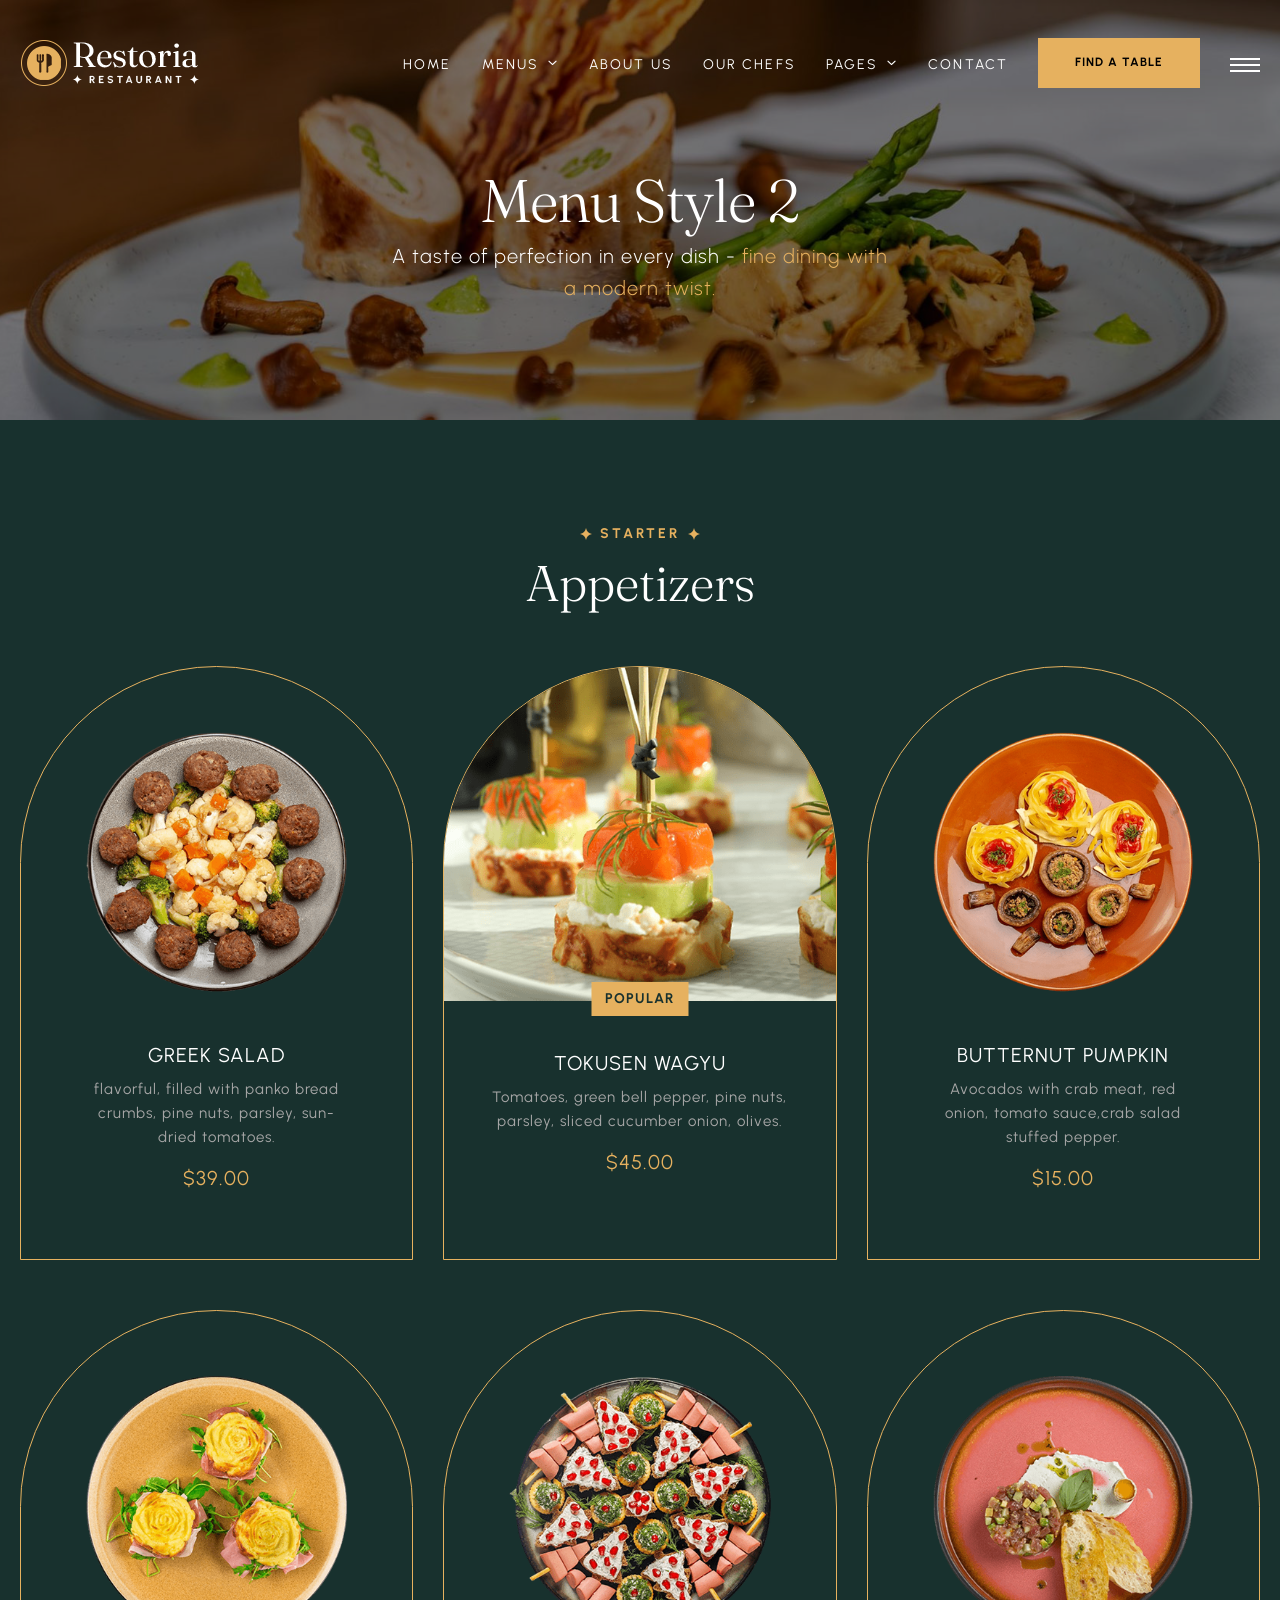
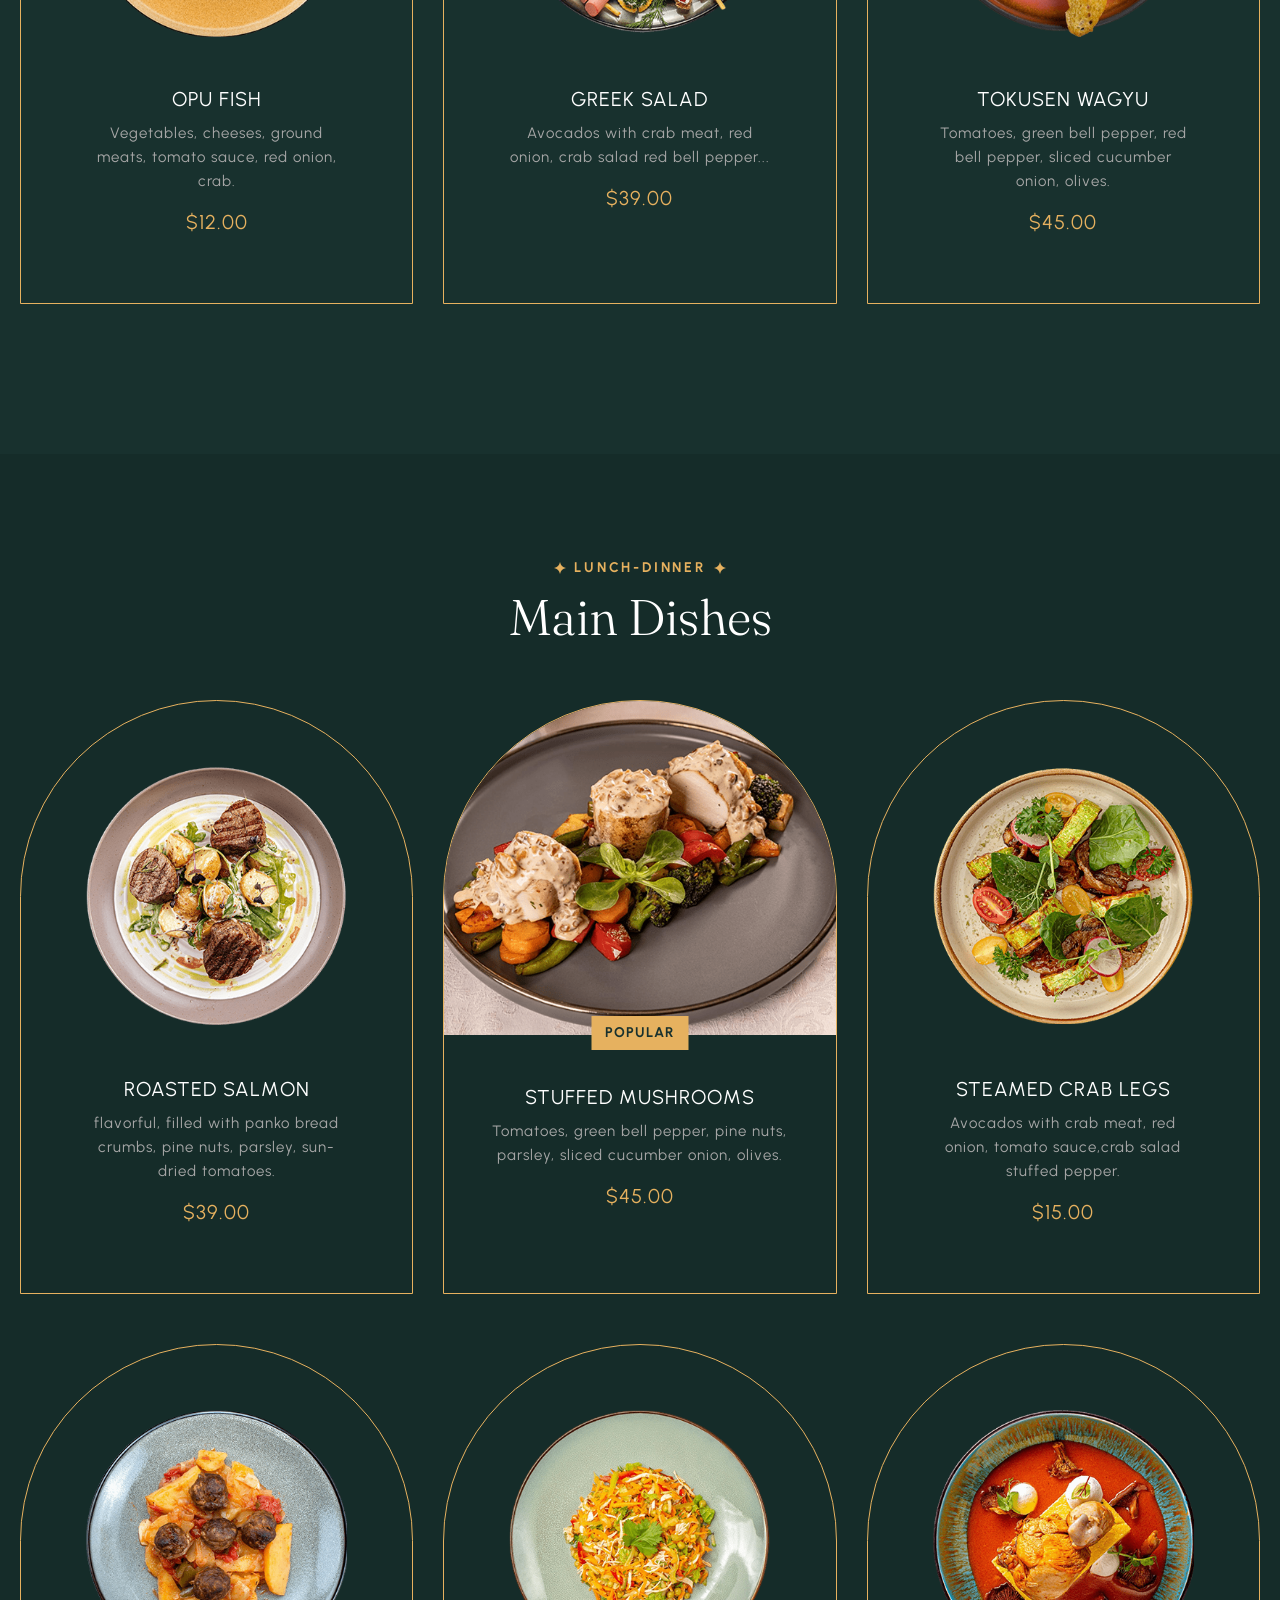
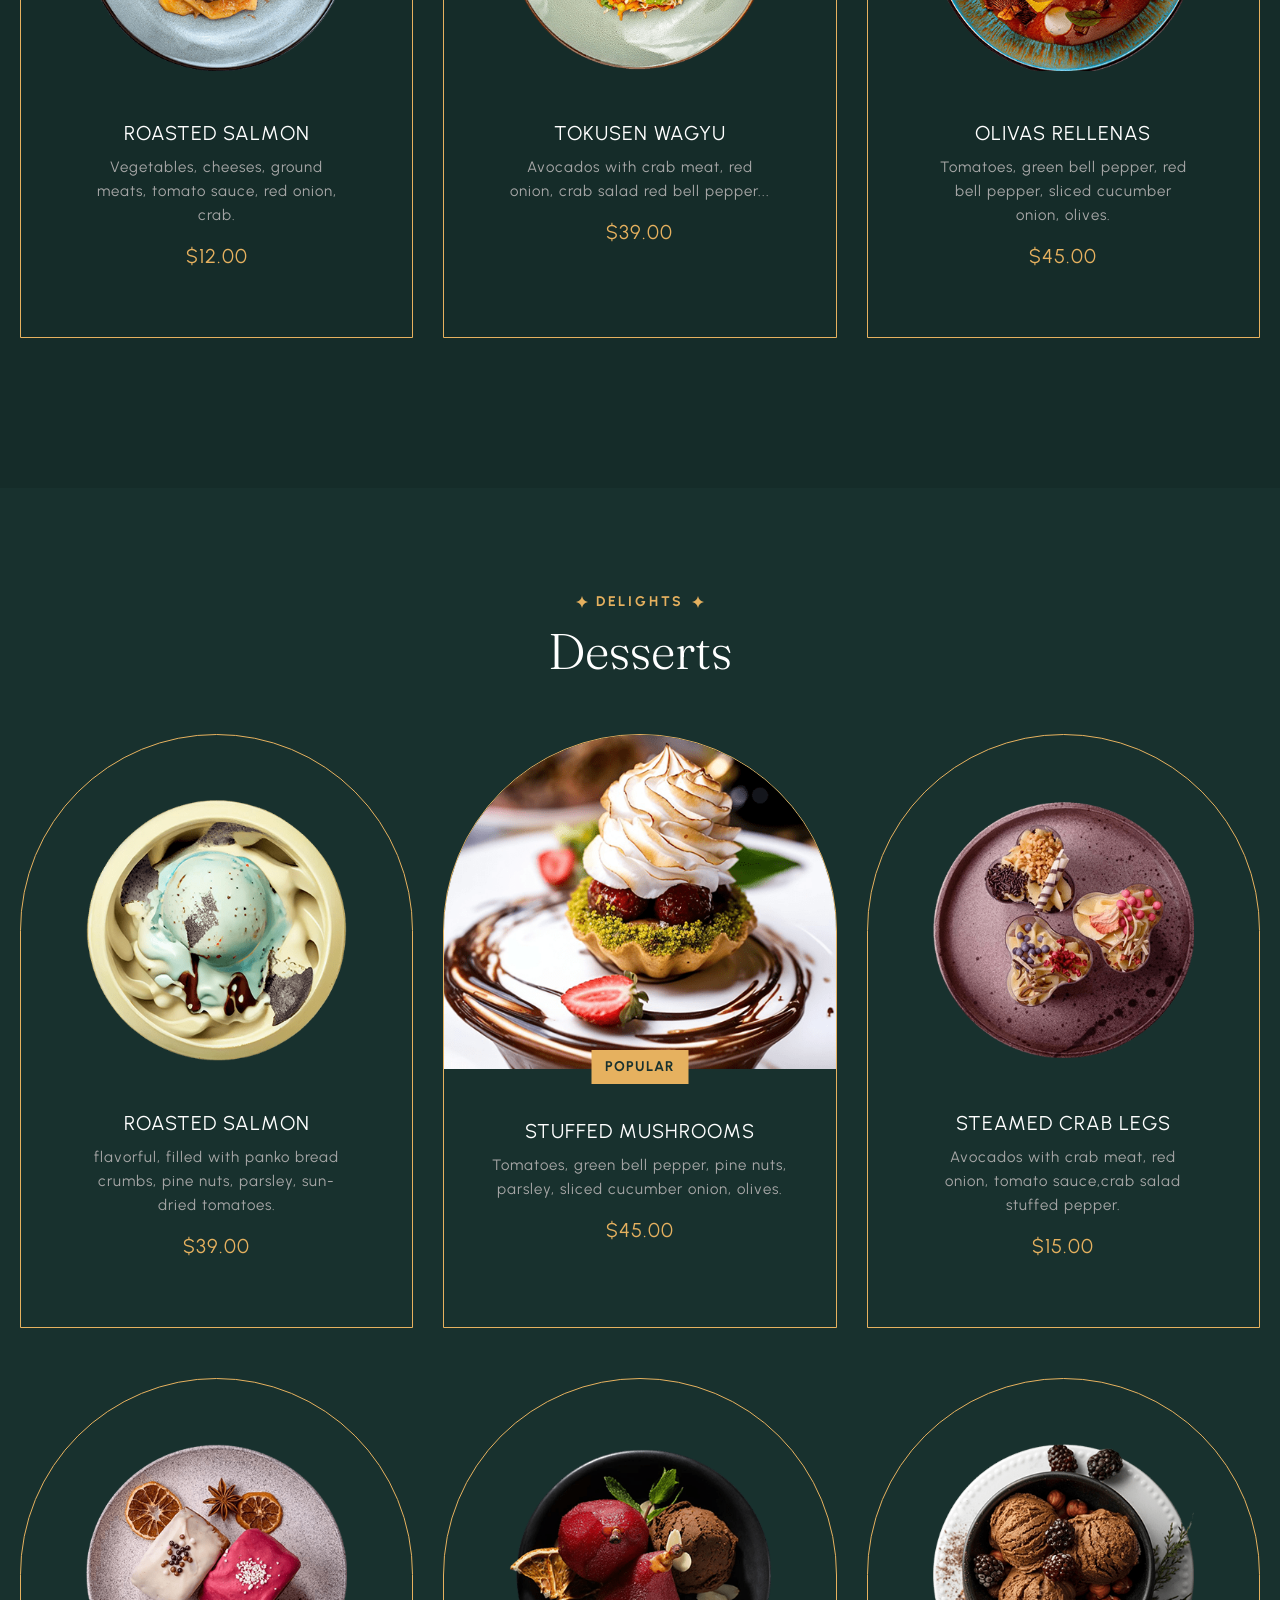
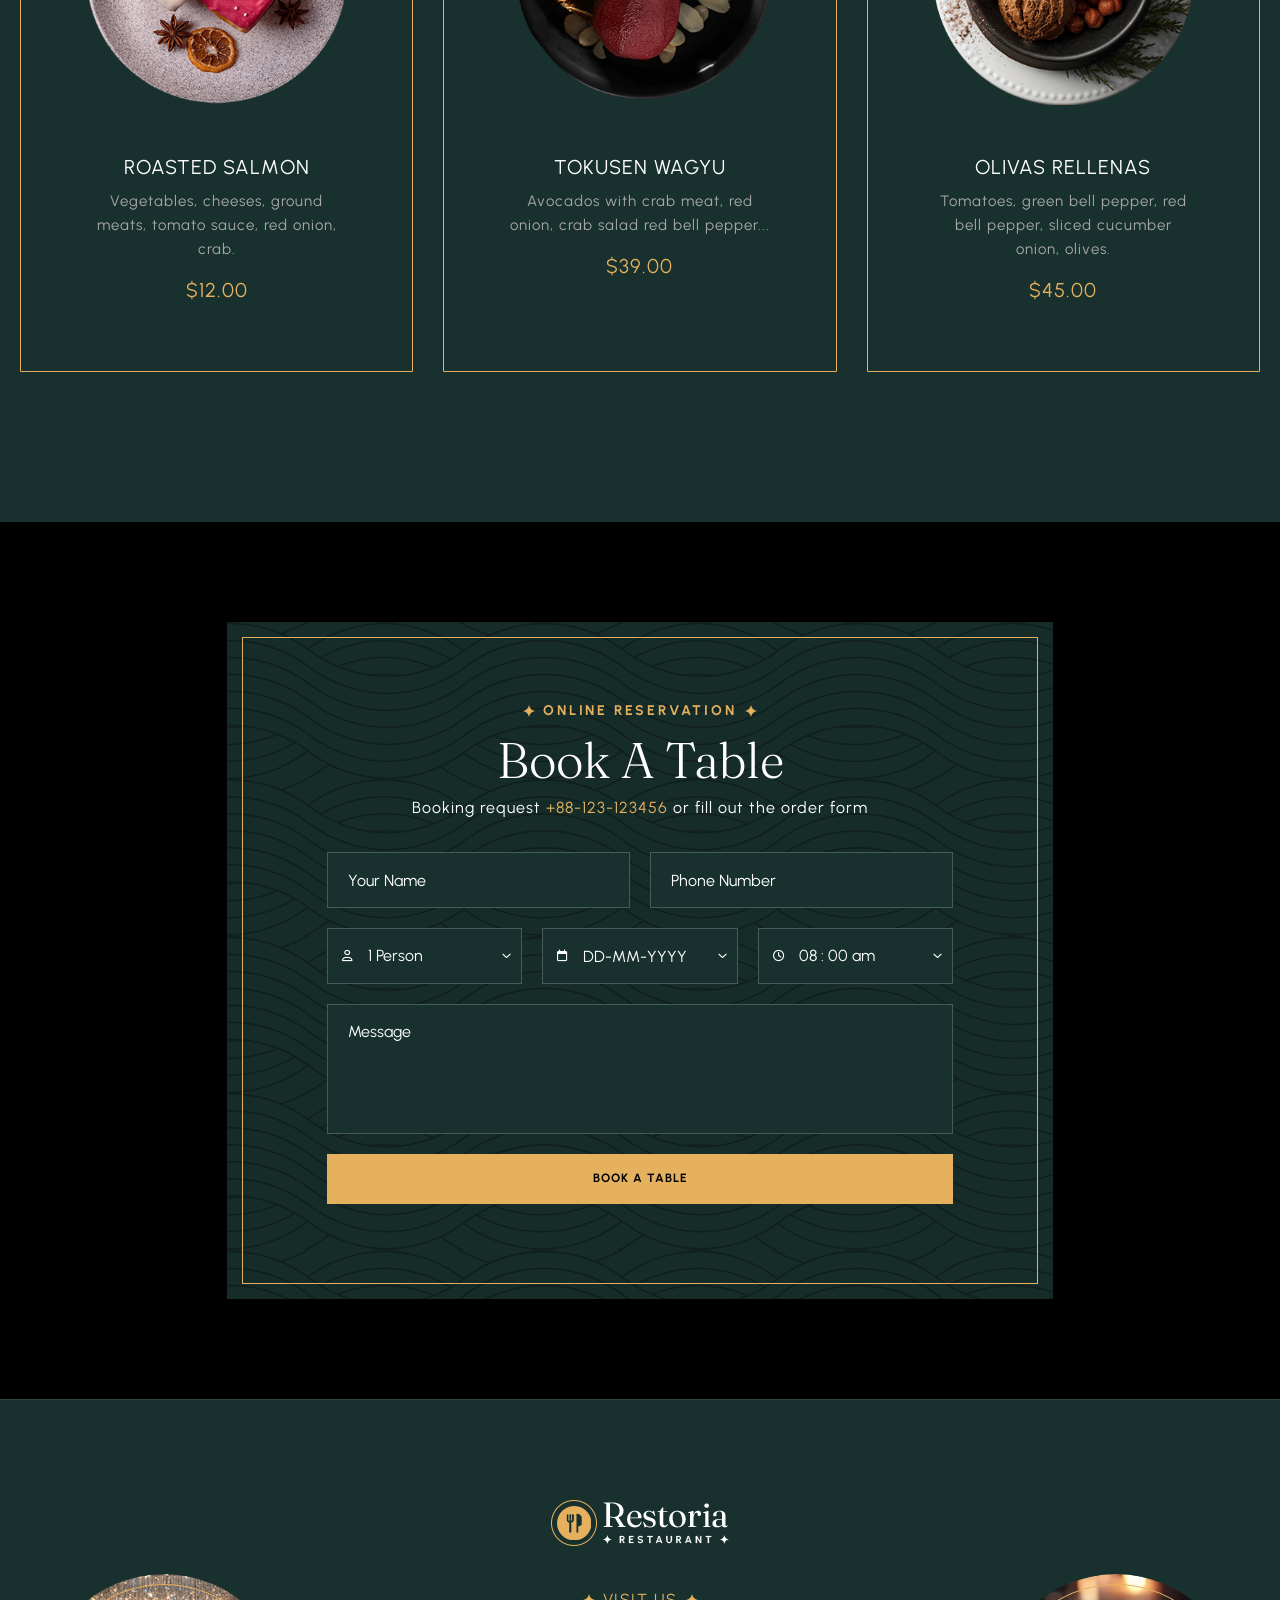
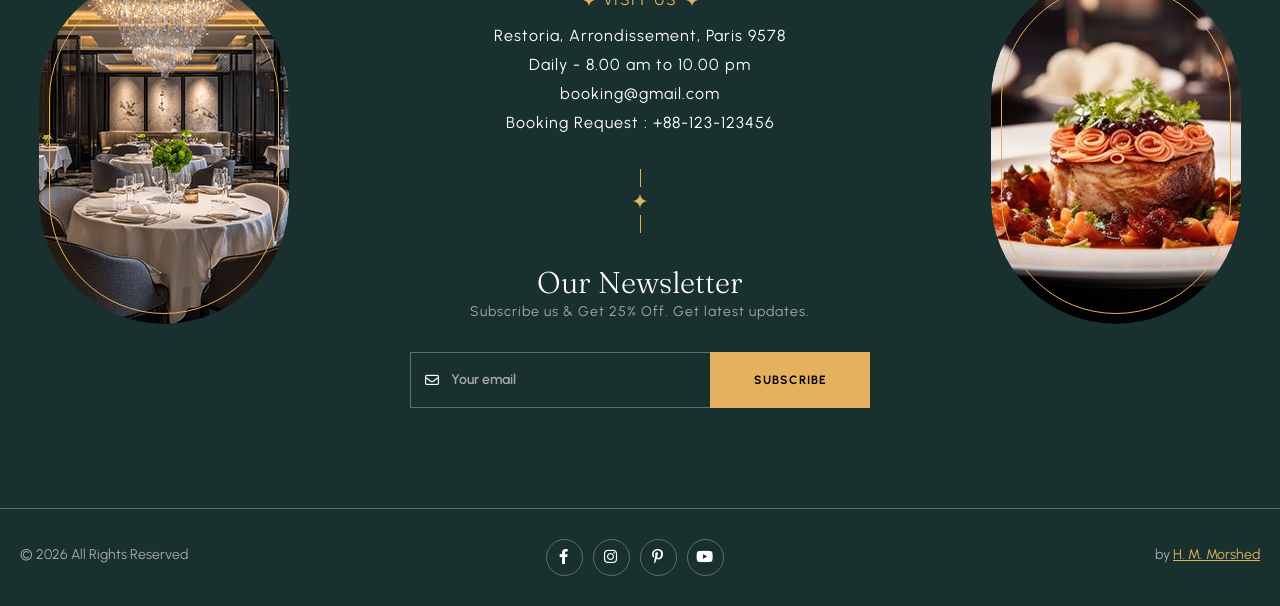
<file: menu-list-2.html>
<!DOCTYPE html>
<html lang="en">


<head>
<meta charset="utf-8">
<title>Restoria Restaurants</title>
<!-- Stylesheets -->
<link href="css/bootstrap.css" rel="stylesheet">
<link href="css/style.css" rel="stylesheet">
<link rel="shortcut icon" href="images/favicon.png" type="image/x-icon">
<link rel="icon" href="images/favicon.png" type="image/x-icon">
<!-- Responsive -->
<meta http-equiv="X-UA-Compatible" content="IE=edge">
<meta name="viewport" content="width=device-width, initial-scale=1.0, maximum-scale=1.0, user-scalable=0">
<link href="css/responsive.css" rel="stylesheet">

</head>

<body>
  <div class="page-wrapper"> 
  
    <!-- Preloader -->
    <div class="loader-wrap">
        <div class="preloader">
            <div class="preloader-close">x</div>
            <div id="handle-preloader" class="handle-preloader">
                <div class="animation-preloader">
                    <div class="spinner"></div>
                    <div class="txt-loading">
                        <span data-text-preloader="R" class="letters-loading">
                            R
                        </span>
                        <span data-text-preloader="E" class="letters-loading">
                            E
                        </span>
                        <span data-text-preloader="S" class="letters-loading">
                            S
                        </span>
                        <span data-text-preloader="T" class="letters-loading">
                            T
                        </span>
                        <span data-text-preloader="O" class="letters-loading">
                            O
                        </span>
                        <span data-text-preloader="R" class="letters-loading">
                            R
                        </span>
                        <span data-text-preloader="I" class="letters-loading">
                            I
                        </span>
                        <span data-text-preloader="A" class="letters-loading">
                            A
                        </span>
                    </div>
                </div>  
            </div>
        </div>
    </div>
    <!-- Preloader End -->

    <!-- Main Header-->
    <header class="main-header">
        <div class="header-top">
            <div class="auto-container">
                <div class="inner clearfix">
                    <div class="top-left clearfix">
                        <ul class="top-info clearfix">
                            <li><i class="icon far fa-map-marker-alt"></i> Restoria, Arrondissement, Paris 9578</li>
                            <li><i class="icon far fa-clock"></i> Daily : 8.00 am to 10.00 pm</li>
                        </ul>
                    </div>
                    <div class="top-right clearfix">
                        <ul class="top-info clearfix">
                            <li><a href="tel:+11234567890"><i class="icon far fa-phone"></i> +1 123 456 7890</a></li>
                            <li><a href="mailto:booking@restaurant.com"><i class="icon far fa-envelope"></i> booking@restaurant.com</a></li>
                        </ul>
                    </div>
                </div>
            </div>
        </div>
        <!-- Header Upper -->
        <div class="header-upper">        
            <div class="auto-container">
                <!-- Main Box -->
                <div class="main-box clearfix">
                    <!--Logo-->
                    <div class="logo-box">
                         <div class="logo"><a href="index.html" title="Restoria - Restaurants HTML Template"><img src="images/logo.png" alt="image" title="Restoria - Restaurants HTML Template"></a></div>
                    </div>

                    <div class="nav-box clearfix">
                        <!--Nav Outer-->
                        <div class="nav-outer clearfix">         
                            <nav class="main-menu">
                                <ul class="navigation clearfix">
                                    <li><a href="index.html">Home</a>
                                       
                                    </li>

                                    <li class="dropdown has-mega-menu"><a href="menu-list.html">Menus</a>
                                        <ul>
                                            <li>
                                                <div class="mega-menu">
                                                    <div class="menu-inner">
                                                        <div class="auto-container">
                                                            <div class="row clearfix">
                                                                <div class="menu-block col-lg-3 col-md-6 col-sm-6">
                                                                    <div class="image"><a href="menu-list-1.html"><img src="images/resource/menu-1-thumb.jpg" alt="image"></a></div>
                                                                    <div class="title"><a href="menu-list-1.html">Menu list 1</a></div>
                                                                </div>
                                                                <div class="menu-block col-lg-3 col-md-6 col-sm-6">
                                                                    <div class="image"><a href="menu-list-2.html"><img src="images/resource/menu-2-thumb.jpg" alt="image"></a></div>
                                                                    <div class="title"><a href="menu-list-2.html">Menu list 2</a></div>
                                                                </div>
                                                                <div class="menu-block col-lg-3 col-md-6 col-sm-6">
                                                                    <div class="image"><a href="menu-list-3.html"><img src="images/resource/menu-3-thumb.jpg" alt="image"></a></div>
                                                                    <div class="title"><a href="menu-list-3.html">Menu list 3</a></div>
                                                                </div>
                                                                <div class="menu-block col-lg-3 col-md-6 col-sm-6">
                                                                    <div class="image"><a href="menu-list-4.html"><img src="images/resource/menu-4-thumb.jpg" alt="image"></a></div>
                                                                    <div class="title"><a href="menu-list-4.html">Menu list 4</a></div>
                                                                </div>
                                                            </div>
                                                        </div>
                                                    </div>
                                                </div>
                                            </li>
                                        </ul>
                                    </li>
                                    <li><a href="about.html">About Us</a></li>
                                    <li><a href="our-chef.html">Our chefs</a></li>
                                    <li class="dropdown"><a href="#">Pages</a>
                                        <ul>
                                            <li><a href="gallery-masonry.html">Photo Gallery</a>
                                            <li><a href="testimonial.html">Testimonial</a></li>
                                            <li><a href="blog-list.html">Blog List</a></li>
                                            <li><a href="blog-single-post.html">Blog Single Post</a></li>
                                            
                                        </ul>
                                    </li>
                                    <li><a href="contact-us.html">Contact</a></li>
                                </ul>
                            </nav>
                            <!-- Main Menu End-->
                        </div>
                        <!--Nav Outer End-->

                        <div class="links-box clearfix">
                            <div class="link link-btn">
                                <a href="book-table.html" class="theme-btn btn-style-one clearfix">
                                    <span class="btn-wrap">
                                        <span class="text-one">find a table</span>
                                        <span class="text-two">find a table</span>
                                    </span>
                                </a>
                            </div>
                            <div class="link info-toggler">
                                <button class="info-btn">
                                    <span class="hamburger">
                                        <span class="top-bun"></span>
                                        <span class="meat"></span>
                                        <span class="bottom-bun"></span>
                                    </span>
                                </button>
                            </div>
                        </div>

                        <!-- Hidden Nav Toggler -->
                        <div class="nav-toggler">
                            <button class="hidden-bar-opener">
                                <span class="hamburger">
                                    <span class="top-bun"></span>
                                    <span class="meat"></span>
                                    <span class="bottom-bun"></span>
                                </span>
                            </button>
                        </div>

                    </div>

                </div>
            </div>
        </div>
    </header>
    <!--End Main Header -->

    <!--Menu Backdrop-->
    <div class="menu-backdrop"></div>

    <!-- Hidden Navigation Bar -->
    <section class="hidden-bar">
        <!-- Hidden Bar Wrapper -->
        <div class="inner-box">
            <div class="cross-icon hidden-bar-closer"><span class="far fa-close"></span></div>
            <div class="logo-box"><a href="index.html" title="Restoria - Restaurants HTML Template"><img src="images/resource/sidebar-logo.png" alt="image" title="Restoria - Restaurants HTML Template"></a></div>
            
            <!-- .Side-menu -->
            <div class="side-menu">
                 <ul class="navigation clearfix">
                    <li class="dropdown"><a href="#">Home</a>
                        <ul>
                            <li><a href="index.html">Home 1 - Minimal Hero</a></li>
                            <li><a href="https://kalanidhithemes.com/live-preview/landing-page/restoria/all-demo/Restoria-2-Standard-Hero/index.html">Home 2 - Standard Hero</a></li>
                            <li><a href="https://kalanidhithemes.com/live-preview/landing-page/restoria/all-demo/Restoria-3-Video-Hero/index.html">Home 3 - Video Hero</a></li>
                            <li><a href="https://kalanidhithemes.com/live-preview/landing-page/restoria/all-demo/Restoria-4-Category-Hero/index.html">Home 4 - Category Hero</a></li>
                            <li><a href="https://kalanidhithemes.com/live-preview/landing-page/restoria/all-demo/Restoria-5-Rollingimages-Hero-Center-Header/index.html">Home 5 - Rolling Images</a></li>
                        </ul>
                    </li>
                    <li class="current dropdown"><a href="menu-list-1.html">Menus</a>
                        <ul>
                            <li><a href="menu-list-1.html">Menu List 1</a></li>
                            <li><a href="menu-list-2.html">Menu List 2</a></li>
                            <li><a href="menu-list-3.html">Menu List 3</a></li>
                            <li><a href="menu-list-4.html">Menu List 4</a></li>
                        </ul>
                    </li>
                    <li><a href="about.html">About Us</a></li>
                    <li><a href="our-chef.html">Our chefs</a></li>
                    <li class="dropdown"><a href="#">Pages</a>
                        <ul>
                            <li><a href="gallery-masonry.html">Photo Gallery</a></li>
                            <li><a href="book-table.html">Reservation 1</a></li>
                            <li><a href="book-table-option2.html">Reservation 2</a></li>
                            <li><a href="testimonial.html">Testimonial</a></li>
                            <li><a href="blog-list.html">Blog List</a></li>
                            <li><a href="blog-single-post.html">Blog Single Post</a></li>
                            <li><a href="#">Dropdown Menu 1</a></li>
                            <li><a href="#">Dropdown Lorem 2</a></li>
                            <li class="dropdown"><a href="#">Dropdown Menu 3</a>
                                <ul>
                                    <li><a href="#">Dropdown Menu level 2</a></li>
                                    <li><a href="#">Dropdown Menu level 2</a></li>
                                    <li><a href="#">Dropdown Menu Level 2</a></li>
                                </ul>
                            </li>
                        </ul>
                    </li>
                    <li><a href="contact-us.html">Contact</a></li>
                </ul>
            </div><!-- /.Side-menu -->
        
        </div><!-- / Hidden Bar Wrapper -->
    </section>
    <!-- / Hidden Bar -->

    <!--Info Back Drop-->
    <div class="info-back-drop"></div>
    
    <!-- Hidden Bar -->
    <section class="info-bar">
        <div class="inner-box">
            <div class="cross-icon"><span class="far fa-close"></span></div>
            <div class="image-box"><img src="images/resource/sidebar-image.jpg" alt="image" title=""></div>
            <div class="logo-box"><a href="index.html" title="Restoria - Restaurants HTML Template"><img src="images/resource/sidebar-logo.png" alt="image" title="Restoria - Restaurants HTML Template"></a></div>

            <h5>Visit Us</h5>
            <ul class="info">
                <li>Restoria, Arrondissement, <br> Paris 9578</li>
                <li> <span class="ib-ttl"> Lunch Time </span>- 10.00 am – 3:30 pm </li>
                <li><span class="ib-ttl"> Dinner Time</span> - 08.00 pm – 10:30 pm</li>
                <li><a href="mailto:booking@domainame.com">booking@domainame.com</a></li>
            </ul>
            <div class="booking-info">
                <div class="bk-no"><a href="tel:+88-123-123456">Booking: +88-123-123456</a></div>
            </div>
        </div>
    </section>
    <!--End Hidden Bar -->

    <!-- Inner Banner Section -->
    <section class="inner-banner">
        <div class="image-layer" style="background-image: url(images/background/banner-image-2.jpg);"></div>
        <div class="auto-container">
            <div class="inner">
                <h1>Menu Style 2</h1>
                <div class="sub_text"> <p> A taste of perfection in every dish - <span class="primary-color"> fine dining with a modern twist.</span></p> </div>
            </div>
        </div>
    </section>
    <!--End Banner Section -->

    <!--Special Offer Section-->
    <section class="special-offer-two section-kt">
        <div class="auto-container">
            <div class="title-box centered">
                <div class="subtitle"><span>starter</span></div>
                <h2>Appetizers</h2>
            </div>
            <div class="row clearfix">
                <!--Item-->
                <div class="offer-block-three col-xl-4 col-lg-4 col-md-6 col-sm-6 col-xs-12">
                    <div class="inner-box wow fadeInUp" data-wow-duration="1500ms" data-wow-delay="0ms">
                        <div class="image"><a href="#"><img src="images/resource/dish1.png" alt="image"></a></div>
                        <h5><a href="menu-list-1.html">Greek Salad</a></h5>
                        <div class="text desc">flavorful, filled with panko bread crumbs, pine nuts, parsley, sun-dried tomatoes.</div>
                        <div class="price">$39.00</div>
                    </div>
                </div>

                <!--Item-->
                <div class="offer-block-three col-xl-4 col-lg-4 col-md-6 col-sm-6 col-xs-12">
                    <div class="inner-box special-box wow fadeInUp" data-wow-duration="1500ms" data-wow-delay="200ms">
                        <div class="image"><a href="#"><img src="images/resource/dish1-special.png" alt="image"></a> <span class="special-tag">Popular</span> </div>
                        <h5><a href="menu-list-1.html">Tokusen Wagyu</a></h5>
                        <div class="text desc">Tomatoes, green bell pepper, pine nuts, parsley, sliced cucumber onion, olives.</div>
                        <div class="price">$45.00</div>
                    </div>
                </div>

                <!--Item-->
                <div class="offer-block-three col-xl-4 col-lg-4 col-md-6 col-sm-6 col-xs-12">
                    <div class="inner-box wow fadeInUp" data-wow-duration="1500ms" data-wow-delay="400ms">
                        <div class="image"><a href="#"><img src="images/resource/dish2.png" alt="image"></a></div>
                        <h5><a href="menu-list-1.html">Butternut Pumpkin</a></h5>
                        <div class="text desc">Avocados with crab meat, red onion, tomato sauce,crab salad stuffed pepper.</div>
                        <div class="price">$15.00</div>
                    </div>
                </div>

                <!--Item-->
                <div class="offer-block-three col-xl-4 col-lg-4 col-md-6 col-sm-6 col-xs-12">
                    <div class="inner-box wow fadeInUp" data-wow-duration="1500ms" data-wow-delay="600ms">
                        <div class="image"><a href="#"><img src="images/resource/dish3.png" alt="image"></a></div>
                        <h5><a href="menu-list-1.html">Opu Fish</a></h5>
                        <div class="text desc">Vegetables, cheeses, ground meats, tomato sauce, red onion, crab.</div>
                        <div class="price">$12.00</div>
                    </div>
                </div>

                <!--Item-->
                <div class="offer-block-three col-xl-4 col-lg-4 col-md-6 col-sm-6 col-xs-12">
                    <div class="inner-box wow fadeInUp" data-wow-duration="1500ms" data-wow-delay="0ms">
                        <div class="image"><a href="#"><img src="images/resource/dish4.png" alt="image"></a></div>
                        <h5><a href="menu-list-1.html">Greek Salad</a></h5>
                        <div class="text desc">Avocados with crab meat, red onion, crab salad red bell pepper...</div>
                        <div class="price">$39.00</div>
                    </div>
                </div>

                <!--Item-->
                <div class="offer-block-three col-xl-4 col-lg-4 col-md-6 col-sm-6 col-xs-12">
                    <div class="inner-box wow fadeInUp" data-wow-duration="1500ms" data-wow-delay="200ms">
                        <div class="image"><a href="#"><img src="images/resource/dish5.png" alt="image"></a></div>
                        <h5><a href="menu-list-1.html">Tokusen Wagyu</a></h5>
                        <div class="text desc">Tomatoes, green bell pepper, red bell pepper, sliced cucumber onion, olives.</div>
                        <div class="price">$45.00</div>
                    </div>
                </div>

            </div>
        </div>
    </section>

    <!--Special Offer Section-->
    <section class="special-offer-two main-dish section-kt">
        <div class="auto-container">
            <div class="title-box centered">
                <div class="subtitle"><span>lunch-dinner</span></div>
                <h2>Main Dishes</h2>
            </div>
            <div class="row clearfix">
                <!--Item-->
                <div class="offer-block-three col-xl-4 col-lg-4 col-md-6 col-sm-6 col-xs-12">
                    <div class="inner-box wow fadeInUp" data-wow-duration="1500ms" data-wow-delay="0ms">
                        <div class="image"><a href="#"><img src="images/resource/maindish1.png" alt="image"></a></div>
                        <h5><a href="menu-list-1.html">Roasted Salmon</a></h5>
                        <div class="text desc">flavorful, filled with panko bread crumbs, pine nuts, parsley, sun-dried tomatoes.</div>
                        <div class="price">$39.00</div>
                    </div>
                </div>

                <!--Item-->
                <div class="offer-block-three col-xl-4 col-lg-4 col-md-6 col-sm-6 col-xs-12">
                    <div class="inner-box special-box wow fadeInUp" data-wow-duration="1500ms" data-wow-delay="200ms">
                        <div class="image"><a href="#"><img src="images/resource/maindish1-special.png" alt="image"></a> <span class="special-tag">Popular</span> </div>
                        <h5><a href="menu-list-1.html">Stuffed Mushrooms</a></h5>
                        <div class="text desc">Tomatoes, green bell pepper, pine nuts, parsley, sliced cucumber onion, olives.</div>
                        <div class="price">$45.00</div>
                    </div>
                </div>

                <!--Item-->
                <div class="offer-block-three col-xl-4 col-lg-4 col-md-6 col-sm-6 col-xs-12">
                    <div class="inner-box wow fadeInUp" data-wow-duration="1500ms" data-wow-delay="400ms">
                        <div class="image"><a href="#"><img src="images/resource/maindish2.png" alt="image"></a></div>
                        <h5><a href="menu-list-1.html">Steamed Crab Legs</a></h5>
                        <div class="text desc">Avocados with crab meat, red onion, tomato sauce,crab salad stuffed pepper.</div>
                        <div class="price">$15.00</div>
                    </div>
                </div>

                <!--Item-->
                <div class="offer-block-three col-xl-4 col-lg-4 col-md-6 col-sm-6 col-xs-12">
                    <div class="inner-box wow fadeInUp" data-wow-duration="1500ms" data-wow-delay="600ms">
                        <div class="image"><a href="#"><img src="images/resource/maindish3.png" alt="image"></a></div>
                        <h5><a href="menu-list-1.html">Roasted Salmon</a></h5>
                        <div class="text desc">Vegetables, cheeses, ground meats, tomato sauce, red onion, crab.</div>
                        <div class="price">$12.00</div>
                    </div>
                </div>

                <!--Item-->
                <div class="offer-block-three col-xl-4 col-lg-4 col-md-6 col-sm-6 col-xs-12">
                    <div class="inner-box wow fadeInUp" data-wow-duration="1500ms" data-wow-delay="0ms">
                        <div class="image"><a href="#"><img src="images/resource/maindish4.png" alt="image"></a></div>
                        <h5><a href="menu-list-1.html">Tokusen Wagyu</a></h5>
                        <div class="text desc">Avocados with crab meat, red onion, crab salad red bell pepper...</div>
                        <div class="price">$39.00</div>
                    </div>
                </div>

                <!--Item-->
                <div class="offer-block-three col-xl-4 col-lg-4 col-md-6 col-sm-6 col-xs-12">
                    <div class="inner-box wow fadeInUp" data-wow-duration="1500ms" data-wow-delay="200ms">
                        <div class="image"><a href="#"><img src="images/resource/maindish5.png" alt="image"></a></div>
                        <h5><a href="menu-list-1.html">Olivas Rellenas</a></h5>
                        <div class="text desc">Tomatoes, green bell pepper, red bell pepper, sliced cucumber onion, olives.</div>
                        <div class="price">$45.00</div>
                    </div>
                </div>

            </div>
        </div>
    </section>

    <!--Special Offer Section-->
    <section class="special-offer-two section-kt">
        <div class="auto-container">
            <div class="title-box centered">
                <div class="subtitle"><span>Delights</span></div>
                <h2>Desserts</h2>
            </div>
            <div class="row clearfix">
                <!--Item-->
                <div class="offer-block-three col-xl-4 col-lg-4 col-md-6 col-sm-6 col-xs-12">
                    <div class="inner-box wow fadeInUp" data-wow-duration="1500ms" data-wow-delay="0ms">
                        <div class="image"><a href="#"><img src="images/resource/dessertdish1.png" alt="image"></a></div>
                        <h5><a href="menu-list-1.html">Roasted Salmon</a></h5>
                        <div class="text desc">flavorful, filled with panko bread crumbs, pine nuts, parsley, sun-dried tomatoes.</div>
                        <div class="price">$39.00</div>
                    </div>
                </div>

                <!--Item-->
                <div class="offer-block-three col-xl-4 col-lg-4 col-md-6 col-sm-6 col-xs-12">
                    <div class="inner-box special-box wow fadeInUp" data-wow-duration="1500ms" data-wow-delay="200ms">
                        <div class="image"><a href="#"><img src="images/resource/dessertdish1-special.png" alt="image"></a> <span class="special-tag">Popular</span> </div>
                        <h5><a href="menu-list-1.html">Stuffed Mushrooms</a></h5>
                        <div class="text desc">Tomatoes, green bell pepper, pine nuts, parsley, sliced cucumber onion, olives.</div>
                        <div class="price">$45.00</div>
                    </div>
                </div>

                <!--Item-->
                <div class="offer-block-three col-xl-4 col-lg-4 col-md-6 col-sm-6 col-xs-12">
                    <div class="inner-box wow fadeInUp" data-wow-duration="1500ms" data-wow-delay="400ms">
                        <div class="image"><a href="#"><img src="images/resource/dessertdish2.png" alt="image"></a></div>
                        <h5><a href="menu-list-1.html">Steamed Crab Legs</a></h5>
                        <div class="text desc">Avocados with crab meat, red onion, tomato sauce,crab salad stuffed pepper.</div>
                        <div class="price">$15.00</div>
                    </div>
                </div>

                <!--Item-->
                <div class="offer-block-three col-xl-4 col-lg-4 col-md-6 col-sm-6 col-xs-12">
                    <div class="inner-box wow fadeInUp" data-wow-duration="1500ms" data-wow-delay="600ms">
                        <div class="image"><a href="#"><img src="images/resource/dessertdish3.png" alt="image"></a></div>
                        <h5><a href="menu-list-1.html">Roasted Salmon</a></h5>
                        <div class="text desc">Vegetables, cheeses, ground meats, tomato sauce, red onion, crab.</div>
                        <div class="price">$12.00</div>
                    </div>
                </div>

                <!--Item-->
                <div class="offer-block-three col-xl-4 col-lg-4 col-md-6 col-sm-6 col-xs-12">
                    <div class="inner-box wow fadeInUp" data-wow-duration="1500ms" data-wow-delay="0ms">
                        <div class="image"><a href="#"><img src="images/resource/dessertdish4.png" alt="image"></a></div>
                        <h5><a href="menu-list-1.html">Tokusen Wagyu</a></h5>
                        <div class="text desc">Avocados with crab meat, red onion, crab salad red bell pepper...</div>
                        <div class="price">$39.00</div>
                    </div>
                </div>

                <!--Item-->
                <div class="offer-block-three col-xl-4 col-lg-4 col-md-6 col-sm-6 col-xs-12">
                    <div class="inner-box wow fadeInUp" data-wow-duration="1500ms" data-wow-delay="200ms">
                        <div class="image"><a href="#"><img src="images/resource/dessertdish5.png" alt="image"></a></div>
                        <h5><a href="menu-list-1.html">Olivas Rellenas</a></h5>
                        <div class="text desc">Tomatoes, green bell pepper, red bell pepper, sliced cucumber onion, olives.</div>
                        <div class="price">$45.00</div>
                    </div>
                </div>

            </div>
        </div>
    </section>

    <!--Reservation Section-->
    <section class="reserve-section style-two section-kt">
        <div class="image-layer" style="background-image: url(images/background/image-10.jpg);"></div>
        <div class="auto-container">
            <div class="outer-box">
                <div class="row clearfix">

                    <div class="reserv-col col-lg-8 col-md-12 col-sm-12 mx-auto">
                        <div class="inner">
                            <div class="title-box centered">
                                <div class="subtitle"><span>Online reservation</span></div>
                                <h2>Book A Table</h2>
                                <div class="request-info">Booking request <a href="#">+88-123-123456</a> or fill out the order form</div>
                            </div>
                            <div class="default-form reservation-form">
                                <form method="post" action="https://kalanidhithemes.com/live-preview/landing-page/restoria/all-demo/Restoria-1-Minimal-Hero/index.html">
                                    <div class="row clearfix">
                                        <div class="form-group col-lg-6 col-md-6 col-sm-12">
                                            <div class="field-inner">
                                                <input type="text" name="fieldname" value="" placeholder="Your Name" required>
                                            </div>
                                        </div>
                                        <div class="form-group col-lg-6 col-md-6 col-sm-12">
                                            <div class="field-inner">
                                                <input type="text" name="fieldname" value="" placeholder="Phone Number" required>
                                            </div>
                                        </div>
                                        <div class="form-group col-lg-4 col-md-6 col-sm-12">
                                            <div class="field-inner">
                                                <span class="alt-icon far fa-user"></span>
                                                <select class="l-icon">
                                                    <option>1 Person</option>
                                                    <option>2 Person</option>
                                                    <option>3 Person</option>
                                                    <option>4 Person</option>
                                                    <option>5 Person</option>
                                                    <option>6 Person</option>
                                                    <option>7 Person</option>
                                                </select>
                                                <span class="arrow-icon far fa-angle-down"></span>
                                            </div>
                                        </div>
                                        <div class="form-group col-lg-4 col-md-6 col-sm-12">
                                            <div class="field-inner">
                                                <span class="alt-icon far fa-calendar"></span>
                                                <input class="l-icon datepicker" type="text" name="fieldname" value="" placeholder="DD-MM-YYYY" required readonly>
                                                <span class="arrow-icon far fa-angle-down"></span>
                                            </div>
                                        </div>
                                        <div class="form-group col-lg-4 col-md-12 col-sm-12">
                                            <div class="field-inner">
                                                <span class="alt-icon far fa-clock"></span>
                                                <select class="l-icon">
                                                    <option>08 : 00 am</option>
                                                    <option>09 : 00 am</option>
                                                    <option>10 : 00 am</option>
                                                    <option>11 : 00 am</option>
                                                    <option>12 : 00 pm</option>
                                                    <option>01 : 00 pm</option>
                                                    <option>02 : 00 pm</option>
                                                    <option>03 : 00 pm</option>
                                                    <option>04 : 00 pm</option>
                                                    <option>05 : 00 pm</option>
                                                    <option>06 : 00 pm</option>
                                                    <option>07 : 00 pm</option>
                                                    <option>08 : 00 pm</option>
                                                    <option>09 : 00 pm</option>
                                                    <option>10 : 00 pm</option>
                                                </select>
                                                <span class="arrow-icon far fa-angle-down"></span>
                                            </div>
                                        </div>
                                        <div class="form-group col-lg-12 col-md-12 col-sm-12">
                                            <div class="field-inner">
                                                <textarea name="fieldname" placeholder="Message" required></textarea>
                                            </div>
                                        </div>
                                        <div class="form-group col-lg-12 col-md-12 col-sm-12">
                                            <div class="field-inner">
                                                <button type="submit" class="theme-btn btn-style-one clearfix">
                                                    <span class="btn-wrap">
                                                        <span class="text-one">book a table</span>
                                                        <span class="text-two">book a table</span>
                                                    </span>
                                                </button>
                                            </div>
                                        </div>
                                    </div>
                                </form>
                            </div>
                        </div>
                    </div>
                </div>

            </div>
        </div>
    </section>

    <!--Main Footer-->
    <footer class="main-footer">
        <div class="upper-section section-kt">
            <div class="auto-container">
                <div class="row clearfix">
                    <!--Footer Col-->
                    <div class="footer-col info-col col-lg-6 col-md-12 col-sm-12">
                        <div class="inner wow fadeInUp" data-wow-delay="0ms" data-wow-duration="1500ms">
                            <div class="content">
                                <div class="logo"><a href="index.html" title="Restoria - Restaurants HTML Template"><img src="images/logo.png" alt="image" title="Restoria - Restaurants HTML Template"></a></div>
                                <div class="info">
                                    <h6>visit us </h6>
                                    <ul>
                                        <li>Restoria, Arrondissement, Paris 9578</li>
                                        <li>Daily - 8.00 am to 10.00 pm</li>
                                        <li><a href="mailto:booking@domainname.com">booking@gmail.com</a></li>
                                        <li><a href="tel:+88-123-123456">Booking Request : +88-123-123456</a></li>
                                        
                                    </ul>
                                </div>
                                <div class="separator"><span> </span> </div>
                                <div class="newsletter">
                                    <h4>Our Newsletter</h4>
                                    <div class="text">Subscribe us & Get 25% Off. Get latest updates.</div>
                                    <div class="newsletter-form">
                                        <form method="post" action="https://kalanidhithemes.com/live-preview/landing-page/restoria/all-demo/Restoria-1-Minimal-Hero/index.html">
                                            <div class="form-group">
                                                <span class="alt-icon far fa-envelope"></span>
                                                <input type="email" name="email" value="" placeholder="Your email" required>
                                                <button type="submit" class="theme-btn btn-style-one clearfix">
                                                    <span class="btn-wrap">
                                                        <span class="text-one">subscribe</span>
                                                        <span class="text-two">subscribe</span>
                                                    </span>
                                                </button>
                                            </div>
                                        </form>
                                    </div>
                                </div>
                            </div>
                        </div>
                    </div>
                    <!--Footer Col-->
                    <div class="footer-col footer-image-col col-lg-3 col-md-6 col-sm-12">
                        <div class="footer-image">
                            <img src="images/resource/footer-img-1.jpg" alt="image">
                        </div>
                    </div>
                    <!--Footer Col-->
                    <div class="footer-col footer-image-col last col-lg-3 col-md-6 col-sm-12">
                        <div class="footer-image">
                            <img src="images/resource/footer-img-2.jpg" alt="image">
                        </div>
                    </div>
                </div>
            </div>
        </div>

        <!-- last footer -->
        <div class="bottom_footer">
        <!-- container start -->
          <div class="auto-container">
            <!-- row start -->
            <div class="row clearfix">
              <div class="col-lg-4 col-md-4 col-sm-12">
                  <p>© 2026 All Rights Reserved</p>
              </div>

              <div class="col-lg-4 col-md-4 col-sm-12">
                <ul class="social_media">
                  <li><a href="https://themeforest.net/user/kalanidhithemes/portfolio" aria-label="facebook page" ><i class="fa-brands fa-facebook-f"></i></a></li>
                  <li><a href="https://www.behance.net/kalanidhithemes" aria-label="twitter page"><i class="fa-brands fa-instagram"></i></a></li>
                  <li><a href="https://themeforest.net/user/kalanidhithemes/portfolio" aria-label="instagram page"><i class="fa-brands fa-pinterest-p"></i></a></li>
                  <li><a href="https://themeforest.net/user/kalanidhithemes/portfolio" aria-label="pinterest page"><i class="fa-brands fa-youtube"></i></a></li>
                </ul>
              </div>

              <div class="col-lg-4 col-md-4 col-sm-12">
                  <p class="developer_text"> by <a href="https://themeforest.net/user/kalanidhithemes/portfolio" target="blank">H. M. Morshed</a></p>
              </div>
            </div>
          <!-- row end -->
          </div>
          <!-- container end -->
        </div>
    </footer>

</div>
<!--End pagewrapper--> 

<!--Scroll to top-->
<div class="scroll-to-top scroll-to-target" data-target="html"><span class="icon fa fa-angle-up"></span></div>
<!--[if lt IE 9]><script src="https://cdnjs.cloudflare.com/ajax/libs/html5shiv/3.7.3/html5shiv.js"></script><![endif]--> 

<script src="js/jquery.js"></script>
<script src="js/popper.min.js"></script>
<script src="js/bootstrap.min.js"></script>
<script src="js/jquery-ui.js"></script>
<script src="js/jquery.fancybox.js"></script>
<script src="js/swiper.js"></script>
<script src="js/owl.js"></script>
<script src="js/appear.js"></script>
<script src="js/wow.js"></script>
<script src="js/custom-script.js"></script>
</body>


</html>
</file>
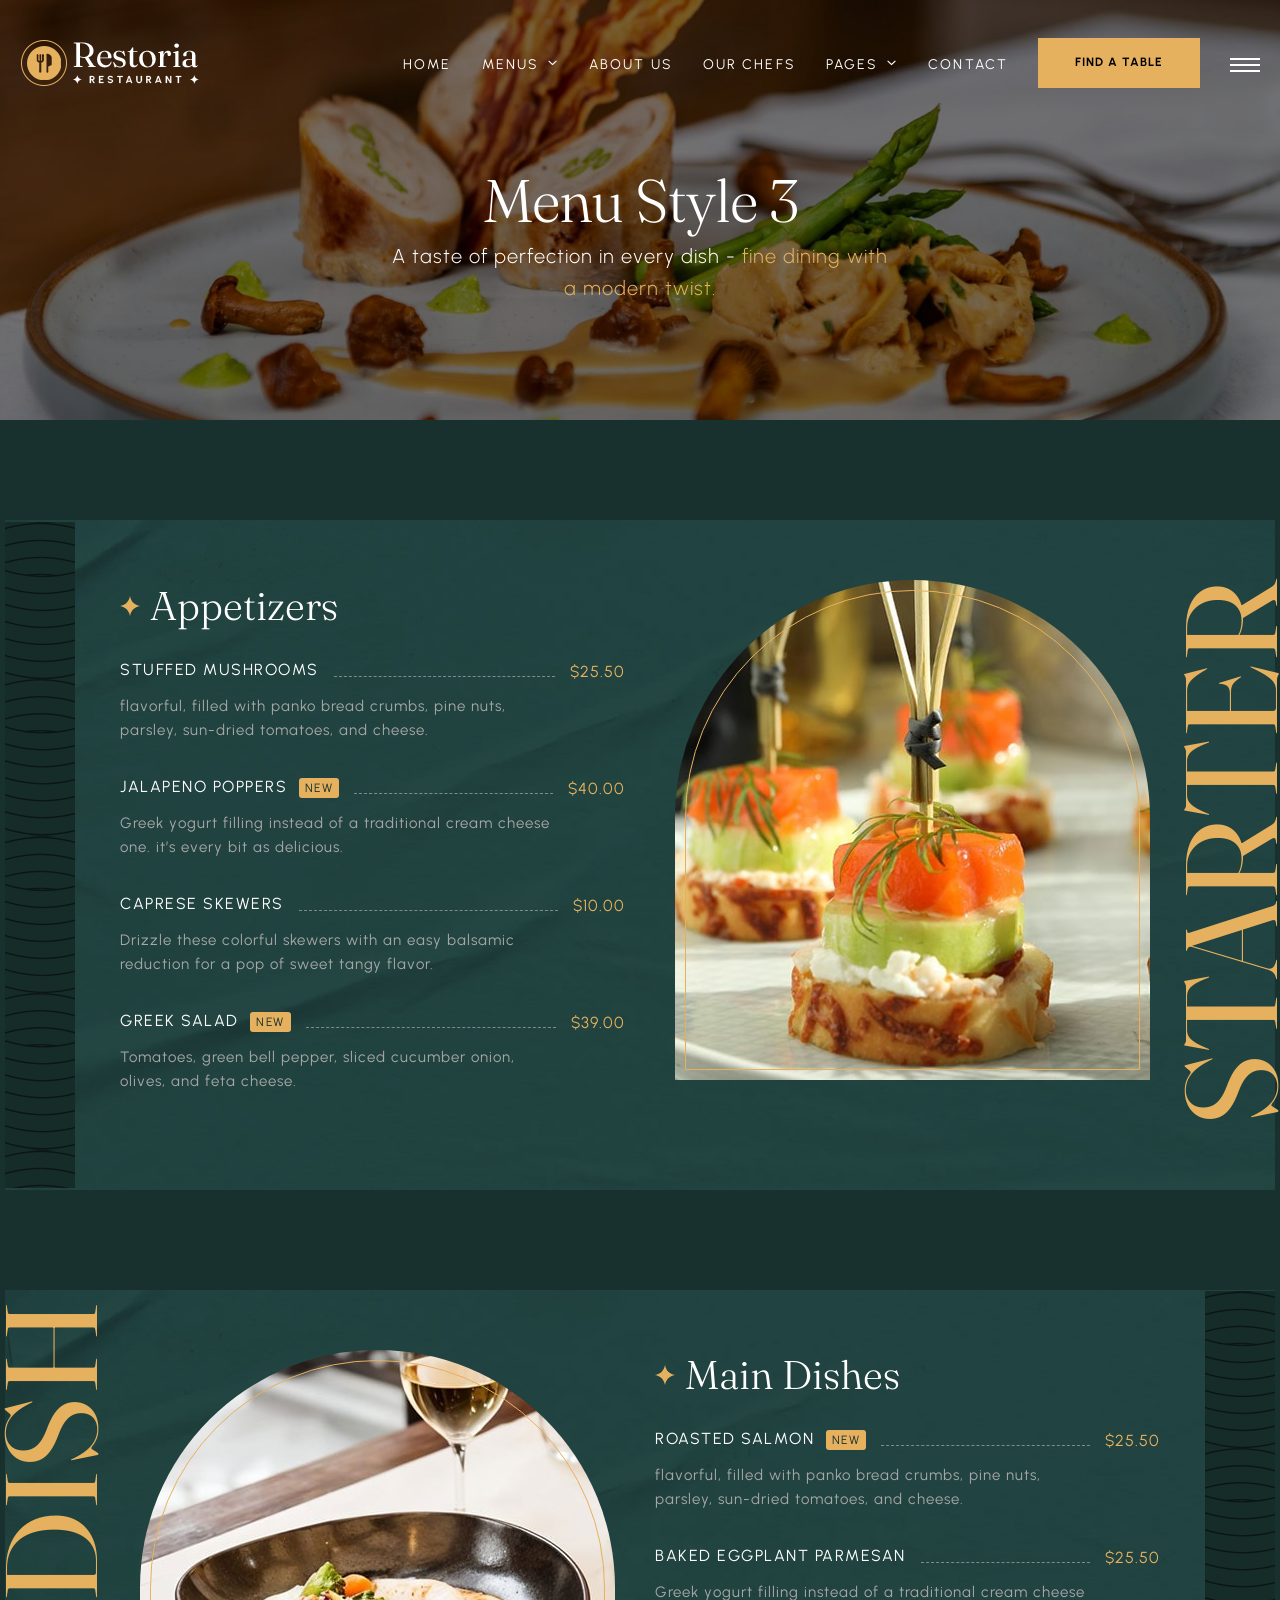
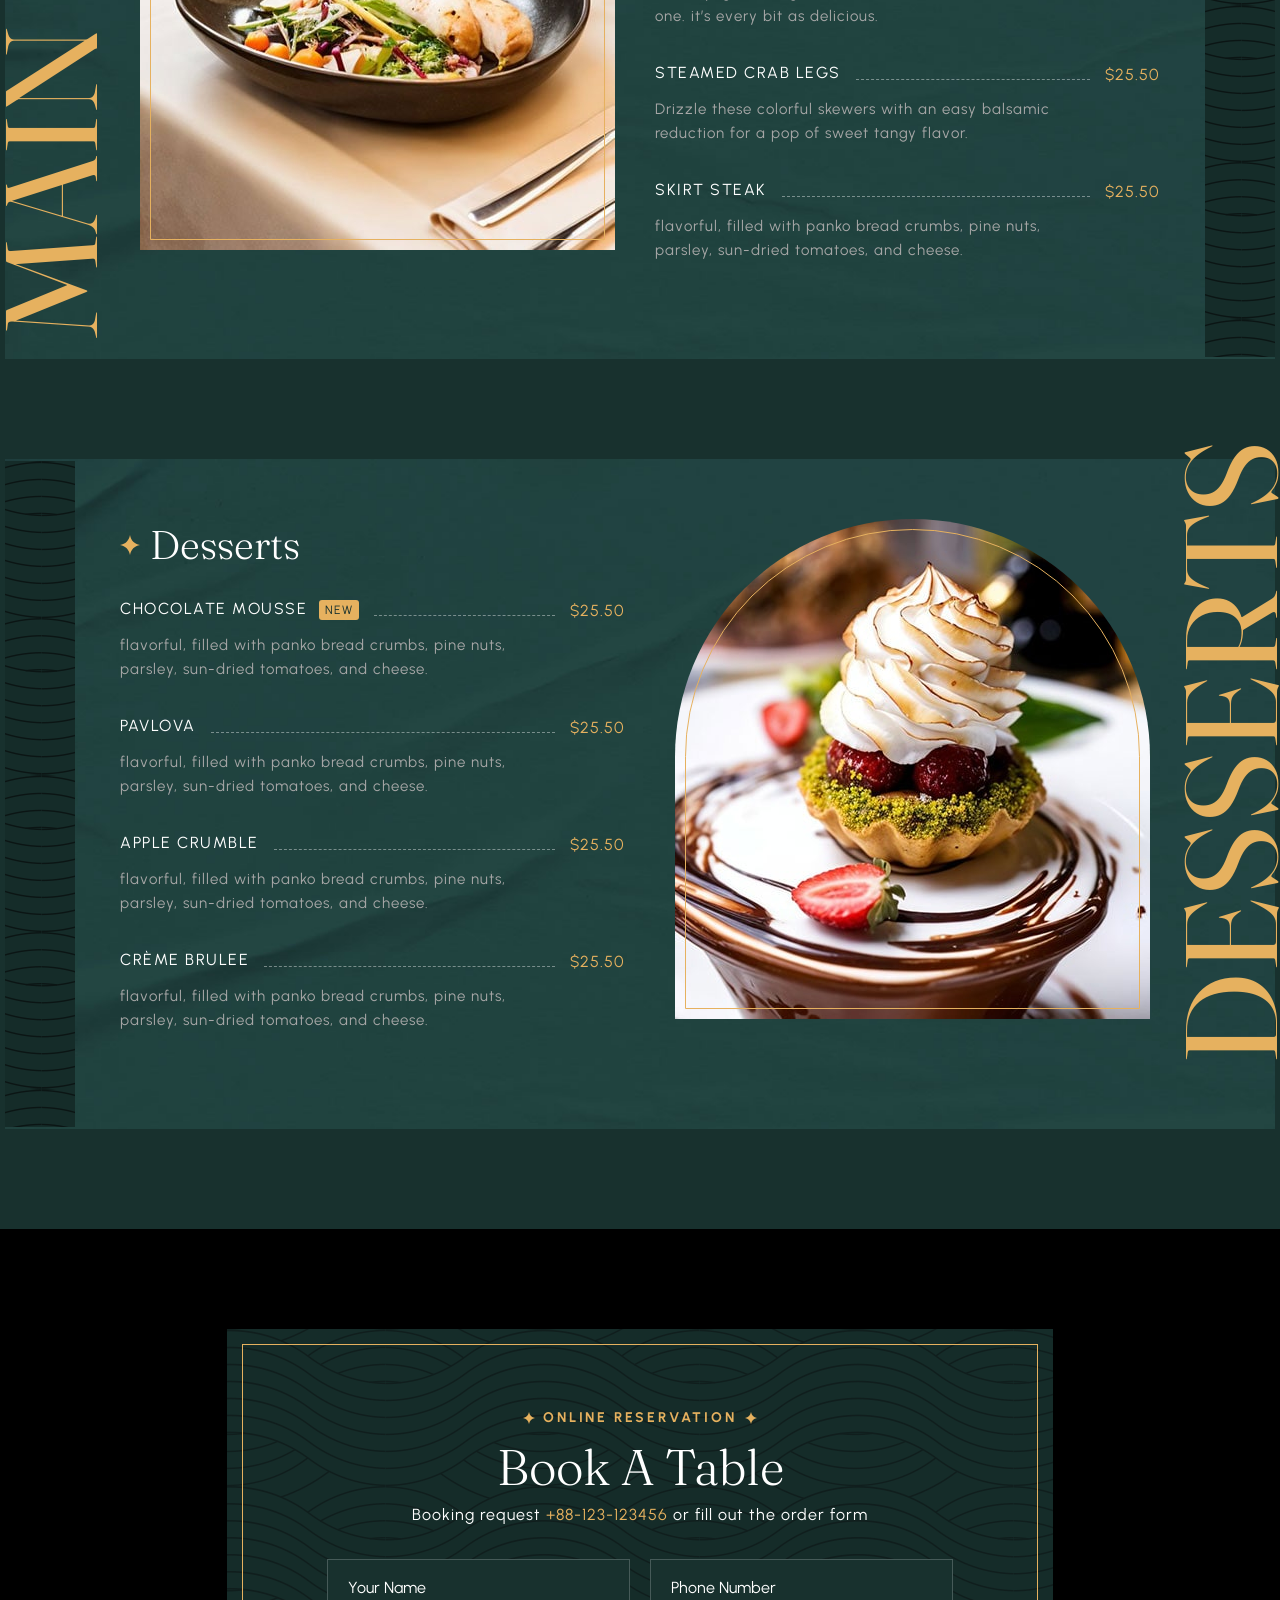
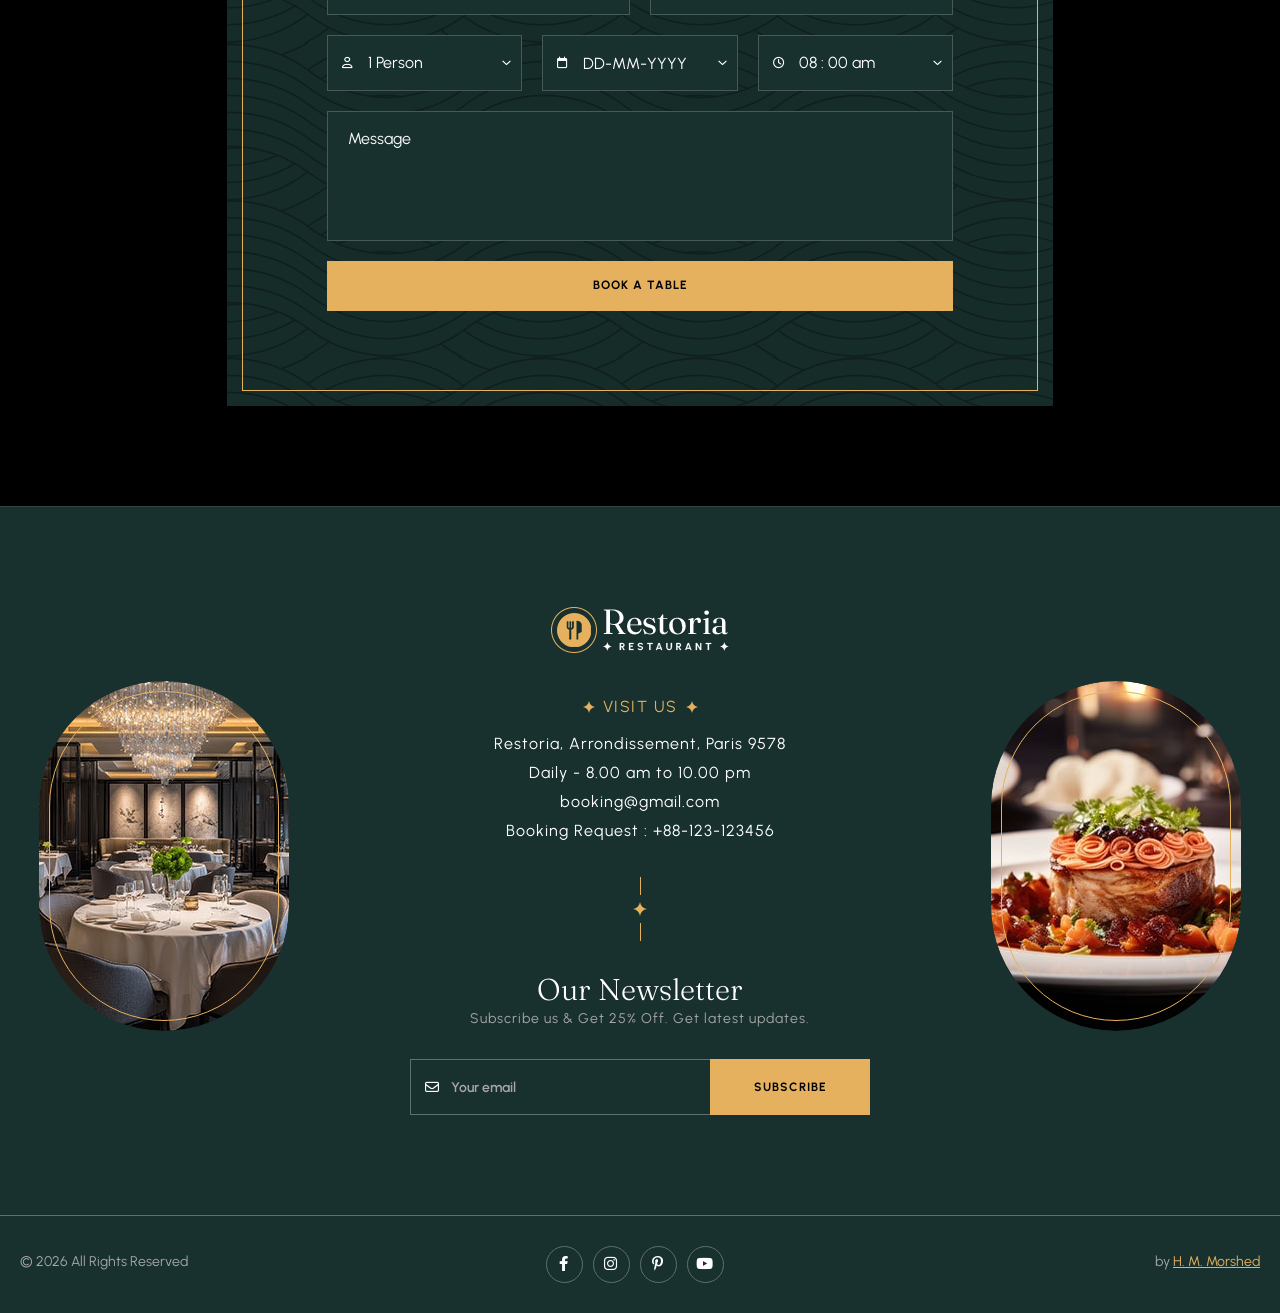
<file: menu-list-3.html>
<!DOCTYPE html>
<html lang="en">


<head>
<meta charset="utf-8">
<title>Restoria  Restaurants </title>
<!-- Stylesheets -->
<link href="css/bootstrap.css" rel="stylesheet">
<link href="css/style.css" rel="stylesheet">
<link rel="shortcut icon" href="images/favicon.png" type="image/x-icon">
<link rel="icon" href="images/favicon.png" type="image/x-icon">
<!-- Responsive -->
<meta http-equiv="X-UA-Compatible" content="IE=edge">
<meta name="viewport" content="width=device-width, initial-scale=1.0, maximum-scale=1.0, user-scalable=0">
<link href="css/responsive.css" rel="stylesheet">

</head>

<body>
  <div class="page-wrapper"> 
  
    <!-- Preloader -->
    <div class="loader-wrap">
        <div class="preloader">
            <div class="preloader-close">x</div>
            <div id="handle-preloader" class="handle-preloader">
                <div class="animation-preloader">
                    <div class="spinner"></div>
                    <div class="txt-loading">
                        <span data-text-preloader="R" class="letters-loading">
                            R
                        </span>
                        <span data-text-preloader="E" class="letters-loading">
                            E
                        </span>
                        <span data-text-preloader="S" class="letters-loading">
                            S
                        </span>
                        <span data-text-preloader="T" class="letters-loading">
                            T
                        </span>
                        <span data-text-preloader="O" class="letters-loading">
                            O
                        </span>
                        <span data-text-preloader="R" class="letters-loading">
                            R
                        </span>
                        <span data-text-preloader="I" class="letters-loading">
                            I
                        </span>
                        <span data-text-preloader="A" class="letters-loading">
                            A
                        </span>
                    </div>
                </div>  
            </div>
        </div>
    </div>
    <!-- Preloader End -->

    <!-- Main Header-->
    <header class="main-header">
        <div class="header-top">
            <div class="auto-container">
                <div class="inner clearfix">
                    <div class="top-left clearfix">
                        <ul class="top-info clearfix">
                            <li><i class="icon far fa-map-marker-alt"></i> Restoria, Arrondissement, Paris 9578</li>
                            <li><i class="icon far fa-clock"></i> Daily : 8.00 am to 10.00 pm</li>
                        </ul>
                    </div>
                    <div class="top-right clearfix">
                        <ul class="top-info clearfix">
                            <li><a href="tel:+11234567890"><i class="icon far fa-phone"></i> +1 123 456 7890</a></li>
                            <li><a href="mailto:booking@restaurant.com"><i class="icon far fa-envelope"></i> booking@restaurant.com</a></li>
                        </ul>
                    </div>
                </div>
            </div>
        </div>
        <!-- Header Upper -->
        <div class="header-upper">        
            <div class="auto-container">
                <!-- Main Box -->
                <div class="main-box clearfix">
                    <!--Logo-->
                    <div class="logo-box">
                         <div class="logo"><a href="index.html" title="Restoria - Restaurants HTML Template"><img src="images/logo.png" alt="image" title="Restoria - Restaurants HTML Template"></a></div>
                    </div>

                    <div class="nav-box clearfix">
                        <!--Nav Outer-->
                        <div class="nav-outer clearfix">         
                            <nav class="main-menu">
                                <ul class="navigation clearfix">
                                    <li><a href="index.html">Home</a>
                                       
                                    </li>

                                    <li class="dropdown has-mega-menu"><a href="menu-list.html">Menus</a>
                                        <ul>
                                            <li>
                                                <div class="mega-menu">
                                                    <div class="menu-inner">
                                                        <div class="auto-container">
                                                            <div class="row clearfix">
                                                                <div class="menu-block col-lg-3 col-md-6 col-sm-6">
                                                                    <div class="image"><a href="menu-list-1.html"><img src="images/resource/menu-1-thumb.jpg" alt="image"></a></div>
                                                                    <div class="title"><a href="menu-list-1.html">Menu list 1</a></div>
                                                                </div>
                                                                <div class="menu-block col-lg-3 col-md-6 col-sm-6">
                                                                    <div class="image"><a href="menu-list-2.html"><img src="images/resource/menu-2-thumb.jpg" alt="image"></a></div>
                                                                    <div class="title"><a href="menu-list-2.html">Menu list 2</a></div>
                                                                </div>
                                                                <div class="menu-block col-lg-3 col-md-6 col-sm-6">
                                                                    <div class="image"><a href="menu-list-3.html"><img src="images/resource/menu-3-thumb.jpg" alt="image"></a></div>
                                                                    <div class="title"><a href="menu-list-3.html">Menu list 3</a></div>
                                                                </div>
                                                                <div class="menu-block col-lg-3 col-md-6 col-sm-6">
                                                                    <div class="image"><a href="menu-list-4.html"><img src="images/resource/menu-4-thumb.jpg" alt="image"></a></div>
                                                                    <div class="title"><a href="menu-list-4.html">Menu list 4</a></div>
                                                                </div>
                                                            </div>
                                                        </div>
                                                    </div>
                                                </div>
                                            </li>
                                        </ul>
                                    </li>
                                    <li><a href="about.html">About Us</a></li>
                                    <li><a href="our-chef.html">Our chefs</a></li>
                                    <li class="dropdown"><a href="#">Pages</a>
                                        <ul>
                                            <li><a href="gallery-masonry.html">Photo Gallery</a>
                                            <li><a href="testimonial.html">Testimonial</a></li>
                                            <li><a href="blog-list.html">Blog List</a></li>
                                            <li><a href="blog-single-post.html">Blog Single Post</a></li>
                                            
                                        </ul>
                                    </li>
                                    <li><a href="contact-us.html">Contact</a></li>
                                </ul>
                            </nav>
                            <!-- Main Menu End-->
                        </div>
                        <!--Nav Outer End-->

                        <div class="links-box clearfix">
                            <div class="link link-btn">
                                <a href="book-table.html" class="theme-btn btn-style-one clearfix">
                                    <span class="btn-wrap">
                                        <span class="text-one">find a table</span>
                                        <span class="text-two">find a table</span>
                                    </span>
                                </a>
                            </div>
                            <div class="link info-toggler">
                                <button class="info-btn">
                                    <span class="hamburger">
                                        <span class="top-bun"></span>
                                        <span class="meat"></span>
                                        <span class="bottom-bun"></span>
                                    </span>
                                </button>
                            </div>
                        </div>

                        <!-- Hidden Nav Toggler -->
                        <div class="nav-toggler">
                            <button class="hidden-bar-opener">
                                <span class="hamburger">
                                    <span class="top-bun"></span>
                                    <span class="meat"></span>
                                    <span class="bottom-bun"></span>
                                </span>
                            </button>
                        </div>

                    </div>

                </div>
            </div>
        </div>
    </header>
    <!--End Main Header -->

    <!--Menu Backdrop-->
    <div class="menu-backdrop"></div>

    <!-- Hidden Navigation Bar -->
    <section class="hidden-bar">
        <!-- Hidden Bar Wrapper -->
        <div class="inner-box">
            <div class="cross-icon hidden-bar-closer"><span class="far fa-close"></span></div>
            <div class="logo-box"><a href="index.html" title="Restoria - Restaurants HTML Template"><img src="images/resource/sidebar-logo.png" alt="image" title="Restoria - Restaurants HTML Template"></a></div>
            
            <!-- .Side-menu -->
            <div class="side-menu">
                 <ul class="navigation clearfix">
                    <li class="dropdown"><a href="#">Home</a>
                        <ul>
                            <li><a href="index.html">Home 1 - Minimal Hero</a></li>
                            <li><a href="https://kalanidhithemes.com/live-preview/landing-page/restoria/all-demo/Restoria-2-Standard-Hero/index.html">Home 2 - Standard Hero</a></li>
                            <li><a href="https://kalanidhithemes.com/live-preview/landing-page/restoria/all-demo/Restoria-3-Video-Hero/index.html">Home 3 - Video Hero</a></li>
                            <li><a href="https://kalanidhithemes.com/live-preview/landing-page/restoria/all-demo/Restoria-4-Category-Hero/index.html">Home 4 - Category Hero</a></li>
                            <li><a href="https://kalanidhithemes.com/live-preview/landing-page/restoria/all-demo/Restoria-5-Rollingimages-Hero-Center-Header/index.html">Home 5 - Rolling Images</a></li>
                        </ul>
                    </li>
                    <li class="current dropdown"><a href="menu-list-1.html">Menus</a>
                        <ul>
                            <li><a href="menu-list-1.html">Menu List 1</a></li>
                            <li><a href="menu-list-2.html">Menu List 2</a></li>
                            <li><a href="menu-list-3.html">Menu List 3</a></li>
                            <li><a href="menu-list-4.html">Menu List 4</a></li>
                        </ul>
                    </li>
                    <li><a href="about.html">About Us</a></li>
                    <li><a href="our-chef.html">Our chefs</a></li>
                    <li class="dropdown"><a href="#">Pages</a>
                        <ul>
                            <li><a href="gallery-masonry.html">Photo Gallery</a></li>
                            <li><a href="book-table.html">Reservation 1</a></li>
                            <li><a href="book-table-option2.html">Reservation 2</a></li>
                            <li><a href="testimonial.html">Testimonial</a></li>
                            <li><a href="blog-list.html">Blog List</a></li>
                            <li><a href="blog-single-post.html">Blog Single Post</a></li>
                            <li><a href="#">Dropdown Menu 1</a></li>
                            <li><a href="#">Dropdown Lorem 2</a></li>
                            <li class="dropdown"><a href="#">Dropdown Menu 3</a>
                                <ul>
                                    <li><a href="#">Dropdown Menu level 2</a></li>
                                    <li><a href="#">Dropdown Menu level 2</a></li>
                                    <li><a href="#">Dropdown Menu Level 2</a></li>
                                </ul>
                            </li>
                        </ul>
                    </li>
                    <li><a href="contact-us.html">Contact</a></li>
                </ul>
            </div><!-- /.Side-menu -->
        
        </div><!-- / Hidden Bar Wrapper -->
    </section>
    <!-- / Hidden Bar -->

    <!--Info Back Drop-->
    <div class="info-back-drop"></div>
    
    <!-- Hidden Bar -->
    <section class="info-bar">
        <div class="inner-box">
            <div class="cross-icon"><span class="far fa-close"></span></div>
            <div class="image-box"><img src="images/resource/sidebar-image.jpg" alt="image" title=""></div>
            <div class="logo-box"><a href="index.html" title="Restoria - Restaurants HTML Template"><img src="images/resource/sidebar-logo.png" alt="image" title="Restoria - Restaurants HTML Template"></a></div>

            <h5>Visit Us</h5>
            <ul class="info">
                <li>Restoria, Arrondissement, <br> Paris 9578</li>
                <li> <span class="ib-ttl"> Lunch Time </span>- 10.00 am – 3:30 pm </li>
                <li><span class="ib-ttl"> Dinner Time</span> - 08.00 pm – 10:30 pm</li>
                <li><a href="mailto:booking@domainame.com">booking@domainame.com</a></li>
            </ul>
            <div class="booking-info">
                <div class="bk-no"><a href="tel:+88-123-123456">Booking: +88-123-123456</a></div>
            </div>
        </div>
    </section>
    <!--End Hidden Bar -->

    <!-- Inner Banner Section -->
    <section class="inner-banner">
        <div class="image-layer" style="background-image: url(images/background/banner-image-2.jpg);"></div>
        <div class="auto-container">
            <div class="inner">
                <h1>Menu Style 3</h1>
                <div class="sub_text"> <p> A taste of perfection in every dish - <span class="primary-color"> fine dining with a modern twist.</span></p> </div>
            </div>
        </div>
    </section>
    <!--End Banner Section -->

    <!--Menu Section-->
    <section class="menu-one alternate section-kt">
        <div class="auto-container">

            <div class="row clearfix">

                <div class="image-col col-lg-6 col-md-12 col-sm-12">

                    <div class="inner">
                        <div class="vertical-title"> Starter</div>
                        <div class="image"><img src="images/resource/menus-1.jpg" alt="image"></div>
                    </div>
                </div>
                <div class="menu-col col-lg-6 col-md-12 col-sm-12">
                    <div class="inner">
                        <div class="title-box">
                            <h3>Appetizers</h3>
                        </div>
                        <!--Block-->
                        <div class="dish-block">
                            <div class="inner-box">
                                <div class="title clearfix"><div class="ttl clearfix"><h6><a href="#">Stuffed Mushrooms</a></h6></div> <span class="menu-list-line"> </span> <div class="price"><span>$25.50</span></div></div>
                                <div class="text desc"><a href="#">flavorful, filled with panko bread crumbs, pine nuts, parsley, sun-dried tomatoes, and cheese.</a></div>
                            </div>
                        </div>
                        <!--Block-->
                        <div class="dish-block">
                            <div class="inner-box">
                                <div class="title clearfix"><div class="ttl clearfix"><h6><a href="#">Jalapeno Poppers <span class="s-info">New</span></a></h6></div> <span class="menu-list-line"> </span><div class="price"><span>$40.00</span></div></div>
                                <div class="text desc"><a href="#">Greek yogurt filling instead of a traditional cream cheese one. it’s every bit as delicious.</a></div>
                            </div>
                        </div>
                        <!--Block-->
                        <div class="dish-block">
                            <div class="inner-box">
                                <div class="title clearfix"><div class="ttl clearfix"><h6><a href="#">Caprese Skewers</a></h6></div> <span class="menu-list-line"> </span> <div class="price"><span>$10.00</span></div></div>
                                <div class="text desc"><a href="#">Drizzle these colorful skewers with an easy balsamic reduction for a pop of sweet tangy flavor.</a></div>
                            </div>
                        </div>
                        <!--Block-->
                        <div class="dish-block">
                            <div class="inner-box">
                                <div class="title clearfix"><div class="ttl clearfix"><h6><a href="#">Greek Salad <span class="s-info">NEW</span></a></h6></div> <span class="menu-list-line"> </span><div class="price"><span>$39.00</span></div></div>
                                <div class="text desc"><a href="#">Tomatoes, green bell pepper, sliced cucumber onion, olives, and feta cheese.</a></div>
                            </div>
                        </div>


                    </div>
                </div>
            </div>
        </div>
    </section>

    <!--Menu Section-->
    <section class="menu-one">
        <div class="auto-container">
            
            <div class="row clearfix">
                <div class="image-col col-lg-6 col-md-12 col-sm-12">
                    <div class="inner">
                        <div class="vertical-title"> Main Dish</div>
                        <div class="image"><img src="images/resource/menus-2.jpg" alt="image"></div>
                    </div>
                </div>
                <div class="menu-col col-lg-6 col-md-12 col-sm-12">
                    <div class="inner">
                        <div class="title-box">
                            <h3>Main Dishes</h3>
                        </div>
                        <!--Block-->
                        <div class="dish-block">
                            <div class="inner-box">
                                <div class="title clearfix"><div class="ttl clearfix"><h6><a href="#">Roasted Salmon <span class="s-info">New</span></a></h6></div> <span class="menu-list-line"> </span> <div class="price"><span>$25.50</span></div></div>
                                <div class="text desc"><a href="#">flavorful, filled with panko bread crumbs, pine nuts, parsley, sun-dried tomatoes, and cheese.</a></div>
                            </div>
                        </div>
                        <!--Block-->
                        <div class="dish-block">
                            <div class="inner-box">
                                <div class="title clearfix"><div class="ttl clearfix"><h6><a href="#">Baked Eggplant Parmesan</a></h6></div> <span class="menu-list-line"> </span> <div class="price"><span>$25.50</span></div></div>
                                <div class="text desc"><a href="#">Greek yogurt filling instead of a traditional cream cheese one. it’s every bit as delicious.</a></div>
                            </div>
                        </div>
                        <!--Block-->
                        <div class="dish-block">
                            <div class="inner-box">
                                <div class="title clearfix"><div class="ttl clearfix"><h6><a href="#">Steamed Crab Legs</a></h6></div> <span class="menu-list-line"> </span> <div class="price"><span>$25.50</span></div></div>
                                <div class="text desc"><a href="#">Drizzle these colorful skewers with an easy balsamic reduction for a pop of sweet tangy flavor.</a></div>
                            </div>
                        </div>
                        <!--Block-->
                        <div class="dish-block">
                            <div class="inner-box">
                                <div class="title clearfix"><div class="ttl clearfix"><h6><a href="#">Skirt Steak</a></h6></div> <span class="menu-list-line"> </span> <div class="price"><span>$25.50</span></div></div>
                                <div class="text desc"><a href="#">flavorful, filled with panko bread crumbs, pine nuts, parsley, sun-dried tomatoes, and cheese.</a></div>
                            </div>
                        </div>
                    </div>
                </div>
            </div>
        </div>
    </section>

    <!--Menu Section-->
    <section class="menu-one alternate section-kt">
        
        <div class="auto-container">
            <div class="row clearfix">
                <div class="image-col col-lg-6 col-md-12 col-sm-12">
                    <div class="inner">
                        <div class="vertical-title"> Desserts</div>
                        <div class="image"><img src="images/resource/menus-desert.jpg" alt="image"></div>
                    </div>
                </div>
                <div class="menu-col col-lg-6 col-md-12 col-sm-12">
                    <div class="inner">
                        <div class="title-box">
                            <h3>Desserts</h3>
                        </div>
                        <!--Block-->
                        <div class="dish-block">
                            <div class="inner-box">
                                <div class="title clearfix"><div class="ttl clearfix"><h6><a href="#">Chocolate mousse <span class="s-info">New</span></a></h6></div> <span class="menu-list-line"> </span> <div class="price"><span>$25.50</span></div></div>
                                <div class="text desc"><a href="#">flavorful, filled with panko bread crumbs, pine nuts, parsley, sun-dried tomatoes, and cheese.</a></div>
                            </div>
                        </div>
                        <!--Block-->
                        <div class="dish-block">
                            <div class="inner-box">
                                <div class="title clearfix"><div class="ttl clearfix"><h6><a href="#">Pavlova </a></h6></div> <span class="menu-list-line"> </span> <div class="price"><span>$25.50</span></div></div>
                                <div class="text desc"><a href="#">flavorful, filled with panko bread crumbs, pine nuts, parsley, sun-dried tomatoes, and cheese.</a></div>
                            </div>
                        </div>
                        <!--Block-->
                        <div class="dish-block">
                            <div class="inner-box">
                                <div class="title clearfix"><div class="ttl clearfix"><h6><a href="#">Apple crumble </a></h6></div> <span class="menu-list-line"> </span> <div class="price"><span>$25.50</span></div></div>
                                <div class="text desc"><a href="#">flavorful, filled with panko bread crumbs, pine nuts, parsley, sun-dried tomatoes, and cheese.</a></div>
                            </div>
                        </div>
                        <!--Block-->
                        <div class="dish-block">
                            <div class="inner-box">
                                <div class="title clearfix"><div class="ttl clearfix"><h6><a href="#">Crème BrUlEe </a></h6></div> <span class="menu-list-line"> </span> <div class="price"><span>$25.50</span></div></div>
                                <div class="text desc"><a href="#">flavorful, filled with panko bread crumbs, pine nuts, parsley, sun-dried tomatoes, and cheese.</a></div>
                            </div>
                        </div>

                    </div>
                </div>
            </div>
        </div>
    </section>

    <!--Reservation Section-->
    <section class="reserve-section style-two section-kt">
        <div class="image-layer" style="background-image: url(images/background/image-10.jpg);"></div>
        <div class="auto-container">
            <div class="outer-box">
                <div class="row clearfix">

                    <div class="reserv-col col-lg-8 col-md-12 col-sm-12 mx-auto">
                        <div class="inner">
                            <div class="title-box centered">
                                <div class="subtitle"><span>Online reservation</span></div>
                                <h2>Book A Table</h2>
                                <div class="request-info">Booking request <a href="#">+88-123-123456</a> or fill out the order form</div>
                            </div>
                            <div class="default-form reservation-form">
                                <form method="post" action="https://kalanidhithemes.com/live-preview/landing-page/restoria/all-demo/Restoria-1-Minimal-Hero/index.html">
                                    <div class="row clearfix">
                                        <div class="form-group col-lg-6 col-md-6 col-sm-12">
                                            <div class="field-inner">
                                                <input type="text" name="fieldname" value="" placeholder="Your Name" required>
                                            </div>
                                        </div>
                                        <div class="form-group col-lg-6 col-md-6 col-sm-12">
                                            <div class="field-inner">
                                                <input type="text" name="fieldname" value="" placeholder="Phone Number" required>
                                            </div>
                                        </div>
                                        <div class="form-group col-lg-4 col-md-6 col-sm-12">
                                            <div class="field-inner">
                                                <span class="alt-icon far fa-user"></span>
                                                <select class="l-icon">
                                                    <option>1 Person</option>
                                                    <option>2 Person</option>
                                                    <option>3 Person</option>
                                                    <option>4 Person</option>
                                                    <option>5 Person</option>
                                                    <option>6 Person</option>
                                                    <option>7 Person</option>
                                                </select>
                                                <span class="arrow-icon far fa-angle-down"></span>
                                            </div>
                                        </div>
                                        <div class="form-group col-lg-4 col-md-6 col-sm-12">
                                            <div class="field-inner">
                                                <span class="alt-icon far fa-calendar"></span>
                                                <input class="l-icon datepicker" type="text" name="fieldname" value="" placeholder="DD-MM-YYYY" required readonly>
                                                <span class="arrow-icon far fa-angle-down"></span>
                                            </div>
                                        </div>
                                        <div class="form-group col-lg-4 col-md-12 col-sm-12">
                                            <div class="field-inner">
                                                <span class="alt-icon far fa-clock"></span>
                                                <select class="l-icon">
                                                    <option>08 : 00 am</option>
                                                    <option>09 : 00 am</option>
                                                    <option>10 : 00 am</option>
                                                    <option>11 : 00 am</option>
                                                    <option>12 : 00 pm</option>
                                                    <option>01 : 00 pm</option>
                                                    <option>02 : 00 pm</option>
                                                    <option>03 : 00 pm</option>
                                                    <option>04 : 00 pm</option>
                                                    <option>05 : 00 pm</option>
                                                    <option>06 : 00 pm</option>
                                                    <option>07 : 00 pm</option>
                                                    <option>08 : 00 pm</option>
                                                    <option>09 : 00 pm</option>
                                                    <option>10 : 00 pm</option>
                                                </select>
                                                <span class="arrow-icon far fa-angle-down"></span>
                                            </div>
                                        </div>
                                        <div class="form-group col-lg-12 col-md-12 col-sm-12">
                                            <div class="field-inner">
                                                <textarea name="fieldname" placeholder="Message" required></textarea>
                                            </div>
                                        </div>
                                        <div class="form-group col-lg-12 col-md-12 col-sm-12">
                                            <div class="field-inner">
                                                <button type="submit" class="theme-btn btn-style-one clearfix">
                                                    <span class="btn-wrap">
                                                        <span class="text-one">book a table</span>
                                                        <span class="text-two">book a table</span>
                                                    </span>
                                                </button>
                                            </div>
                                        </div>
                                    </div>
                                </form>
                            </div>
                        </div>
                    </div>
                </div>

            </div>
        </div>
    </section>

    <!--Main Footer-->
    <footer class="main-footer">
        <div class="upper-section section-kt">
            <div class="auto-container">
                <div class="row clearfix">
                    <!--Footer Col-->
                    <div class="footer-col info-col col-lg-6 col-md-12 col-sm-12">
                        <div class="inner wow fadeInUp" data-wow-delay="0ms" data-wow-duration="1500ms">
                            <div class="content">
                                <div class="logo"><a href="index.html" title="Restoria - Restaurants HTML Template"><img src="images/logo.png" alt="image" title="Restoria - Restaurants HTML Template"></a></div>
                                <div class="info">
                                    <h6>visit us </h6>
                                    <ul>
                                        <li>Restoria, Arrondissement, Paris 9578</li>
                                        <li>Daily - 8.00 am to 10.00 pm</li>
                                        <li><a href="mailto:booking@domainname.com">booking@gmail.com</a></li>
                                        <li><a href="tel:+88-123-123456">Booking Request : +88-123-123456</a></li>
                                        
                                    </ul>
                                </div>
                                <div class="separator"><span> </span> </div>
                                <div class="newsletter">
                                    <h4>Our Newsletter</h4>
                                    <div class="text">Subscribe us & Get 25% Off. Get latest updates.</div>
                                    <div class="newsletter-form">
                                        <form method="post" action="https://kalanidhithemes.com/live-preview/landing-page/restoria/all-demo/Restoria-1-Minimal-Hero/index.html">
                                            <div class="form-group">
                                                <span class="alt-icon far fa-envelope"></span>
                                                <input type="email" name="email" value="" placeholder="Your email" required>
                                                <button type="submit" class="theme-btn btn-style-one clearfix">
                                                    <span class="btn-wrap">
                                                        <span class="text-one">subscribe</span>
                                                        <span class="text-two">subscribe</span>
                                                    </span>
                                                </button>
                                            </div>
                                        </form>
                                    </div>
                                </div>
                            </div>
                        </div>
                    </div>
                    <!--Footer Col-->
                    <div class="footer-col footer-image-col col-lg-3 col-md-6 col-sm-12">
                        <div class="footer-image">
                            <img src="images/resource/footer-img-1.jpg" alt="image">
                        </div>
                    </div>
                    <!--Footer Col-->
                    <div class="footer-col footer-image-col last col-lg-3 col-md-6 col-sm-12">
                        <div class="footer-image">
                            <img src="images/resource/footer-img-2.jpg" alt="image">
                        </div>
                    </div>
                </div>
            </div>
        </div>

        <!-- last footer -->
        <div class="bottom_footer">
        <!-- container start -->
          <div class="auto-container">
            <!-- row start -->
            <div class="row clearfix">
              <div class="col-lg-4 col-md-4 col-sm-12">
                  <p>© 2026 All Rights Reserved</p>
              </div>

              <div class="col-lg-4 col-md-4 col-sm-12">
                <ul class="social_media">
                  <li><a href="https://themeforest.net/user/kalanidhithemes/portfolio" aria-label="facebook page" ><i class="fa-brands fa-facebook-f"></i></a></li>
                  <li><a href="https://www.behance.net/kalanidhithemes" aria-label="twitter page"><i class="fa-brands fa-instagram"></i></a></li>
                  <li><a href="https://themeforest.net/user/kalanidhithemes/portfolio" aria-label="instagram page"><i class="fa-brands fa-pinterest-p"></i></a></li>
                  <li><a href="https://themeforest.net/user/kalanidhithemes/portfolio" aria-label="pinterest page"><i class="fa-brands fa-youtube"></i></a></li>
                </ul>
              </div>

              <div class="col-lg-4 col-md-4 col-sm-12">
                  <p class="developer_text"> by <a href="https://themeforest.net/user/kalanidhithemes/portfolio" target="blank">H. M. Morshed</a></p>
              </div>
            </div>
          <!-- row end -->
          </div>
          <!-- container end -->
        </div>
    </footer>

</div>
<!--End pagewrapper--> 

<!--Scroll to top-->
<div class="scroll-to-top scroll-to-target" data-target="html"><span class="icon fa fa-angle-up"></span></div>
<!--[if lt IE 9]><script src="https://cdnjs.cloudflare.com/ajax/libs/html5shiv/3.7.3/html5shiv.js"></script><![endif]--> 

<script src="js/jquery.js"></script>
<script src="js/popper.min.js"></script>
<script src="js/bootstrap.min.js"></script>
<script src="js/jquery-ui.js"></script>
<script src="js/jquery.fancybox.js"></script>
<script src="js/swiper.js"></script>
<script src="js/owl.js"></script>
<script src="js/appear.js"></script>
<script src="js/wow.js"></script>
<script src="js/custom-script.js"></script>
</body>


</html>
</file>
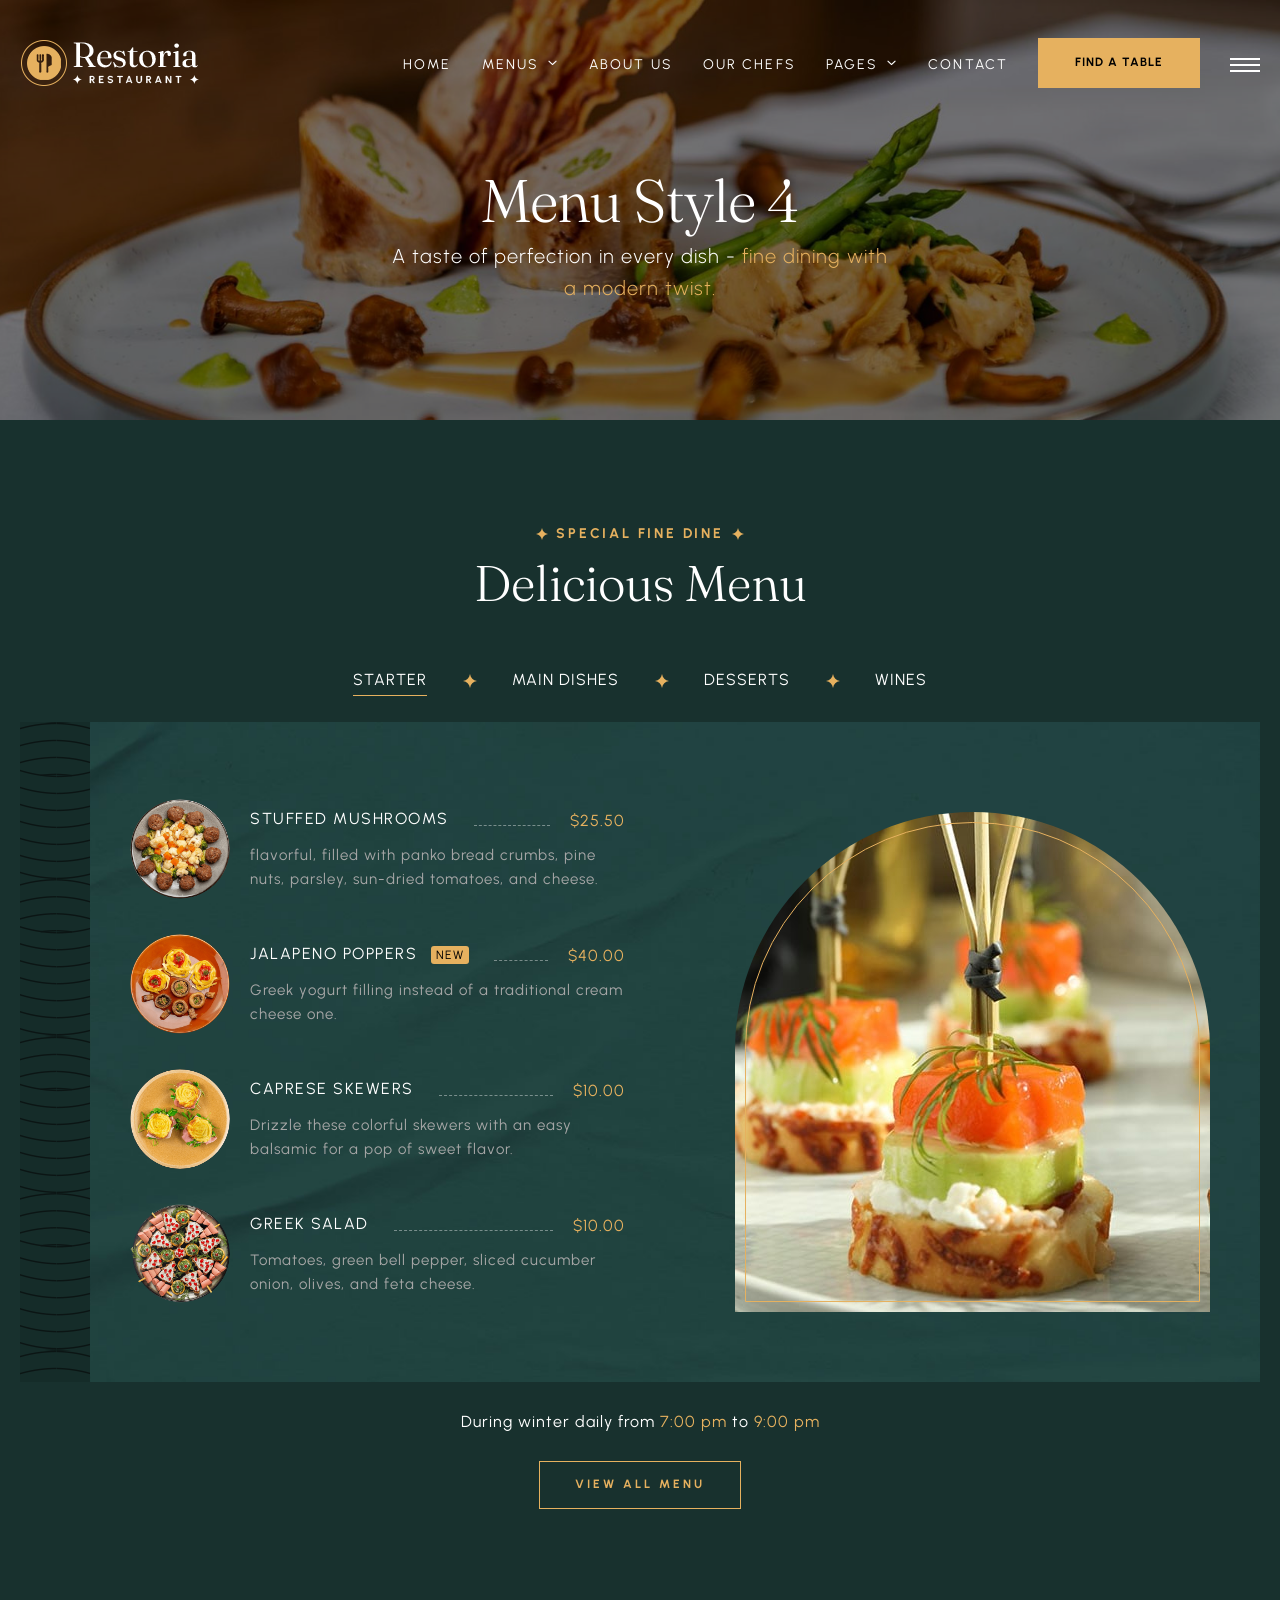
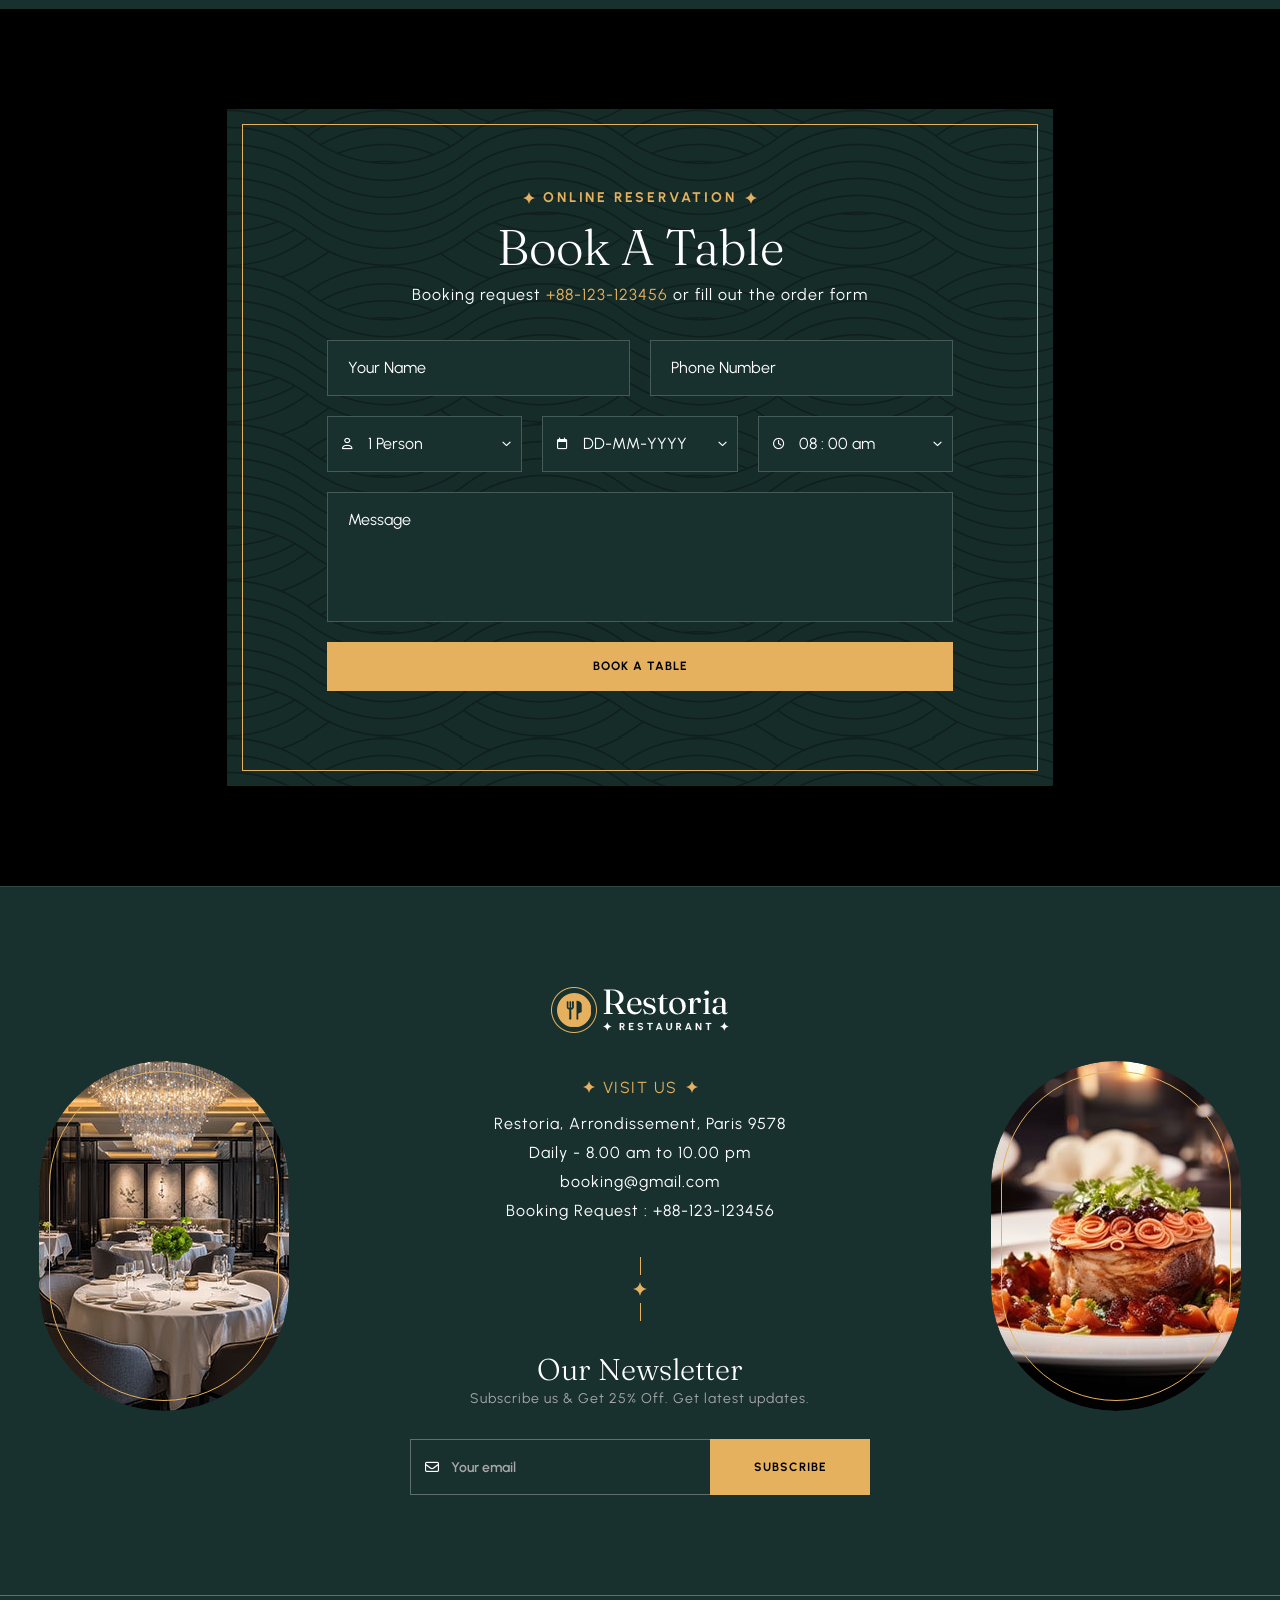
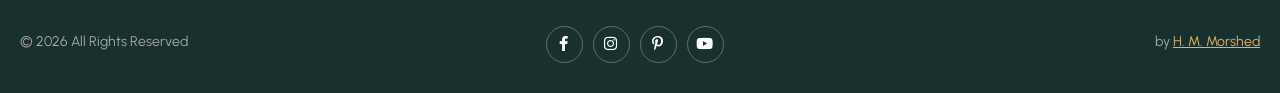
<file: menu-list-4.html>
<!DOCTYPE html>
<html lang="en">


<head>
<meta charset="utf-8">
<title>Restoria Restaurants </title>
<!-- Stylesheets -->
<link href="css/bootstrap.css" rel="stylesheet">
<link href="css/style.css" rel="stylesheet">
<link rel="shortcut icon" href="images/favicon.png" type="image/x-icon">
<link rel="icon" href="images/favicon.png" type="image/x-icon">
<!-- Responsive -->
<meta http-equiv="X-UA-Compatible" content="IE=edge">
<meta name="viewport" content="width=device-width, initial-scale=1.0, maximum-scale=1.0, user-scalable=0">
<link href="css/responsive.css" rel="stylesheet">

</head>

<body>
  <div class="page-wrapper"> 
  
    <!-- Preloader -->
    <div class="loader-wrap">
        <div class="preloader">
            <div class="preloader-close">x</div>
            <div id="handle-preloader" class="handle-preloader">
                <div class="animation-preloader">
                    <div class="spinner"></div>
                    <div class="txt-loading">
                        <span data-text-preloader="R" class="letters-loading">
                            R
                        </span>
                        <span data-text-preloader="E" class="letters-loading">
                            E
                        </span>
                        <span data-text-preloader="S" class="letters-loading">
                            S
                        </span>
                        <span data-text-preloader="T" class="letters-loading">
                            T
                        </span>
                        <span data-text-preloader="O" class="letters-loading">
                            O
                        </span>
                        <span data-text-preloader="R" class="letters-loading">
                            R
                        </span>
                        <span data-text-preloader="I" class="letters-loading">
                            I
                        </span>
                        <span data-text-preloader="A" class="letters-loading">
                            A
                        </span>
                    </div>
                </div>  
            </div>
        </div>
    </div>
    <!-- Preloader End -->

    <!-- Main Header-->
    <header class="main-header">
        <div class="header-top">
            <div class="auto-container">
                <div class="inner clearfix">
                    <div class="top-left clearfix">
                        <ul class="top-info clearfix">
                            <li><i class="icon far fa-map-marker-alt"></i> Restoria, Arrondissement, Paris 9578</li>
                            <li><i class="icon far fa-clock"></i> Daily : 8.00 am to 10.00 pm</li>
                        </ul>
                    </div>
                    <div class="top-right clearfix">
                        <ul class="top-info clearfix">
                            <li><a href="tel:+11234567890"><i class="icon far fa-phone"></i> +1 123 456 7890</a></li>
                            <li><a href="mailto:booking@restaurant.com"><i class="icon far fa-envelope"></i> booking@restaurant.com</a></li>
                        </ul>
                    </div>
                </div>
            </div>
        </div>
        <!-- Header Upper -->
        <div class="header-upper">        
            <div class="auto-container">
                <!-- Main Box -->
                <div class="main-box clearfix">
                    <!--Logo-->
                    <div class="logo-box">
                         <div class="logo"><a href="index.html" title="Restoria - Restaurants HTML Template"><img src="images/logo.png" alt="image" title="Restoria - Restaurants HTML Template"></a></div>
                    </div>

                    <div class="nav-box clearfix">
                        <!--Nav Outer-->
                        <div class="nav-outer clearfix">         
                            <nav class="main-menu">
                                <ul class="navigation clearfix">
                                    <li><a href="index.html">Home</a>
                                       
                                    </li>

                                    <li class="dropdown has-mega-menu"><a href="menu-list.html">Menus</a>
                                        <ul>
                                            <li>
                                                <div class="mega-menu">
                                                    <div class="menu-inner">
                                                        <div class="auto-container">
                                                            <div class="row clearfix">
                                                                <div class="menu-block col-lg-3 col-md-6 col-sm-6">
                                                                    <div class="image"><a href="menu-list-1.html"><img src="images/resource/menu-1-thumb.jpg" alt="image"></a></div>
                                                                    <div class="title"><a href="menu-list-1.html">Menu list 1</a></div>
                                                                </div>
                                                                <div class="menu-block col-lg-3 col-md-6 col-sm-6">
                                                                    <div class="image"><a href="menu-list-2.html"><img src="images/resource/menu-2-thumb.jpg" alt="image"></a></div>
                                                                    <div class="title"><a href="menu-list-2.html">Menu list 2</a></div>
                                                                </div>
                                                                <div class="menu-block col-lg-3 col-md-6 col-sm-6">
                                                                    <div class="image"><a href="menu-list-3.html"><img src="images/resource/menu-3-thumb.jpg" alt="image"></a></div>
                                                                    <div class="title"><a href="menu-list-3.html">Menu list 3</a></div>
                                                                </div>
                                                                <div class="menu-block col-lg-3 col-md-6 col-sm-6">
                                                                    <div class="image"><a href="menu-list-4.html"><img src="images/resource/menu-4-thumb.jpg" alt="image"></a></div>
                                                                    <div class="title"><a href="menu-list-4.html">Menu list 4</a></div>
                                                                </div>
                                                            </div>
                                                        </div>
                                                    </div>
                                                </div>
                                            </li>
                                        </ul>
                                    </li>
                                    <li><a href="about.html">About Us</a></li>
                                    <li><a href="our-chef.html">Our chefs</a></li>
                                    <li class="dropdown"><a href="#">Pages</a>
                                        <ul>
                                            <li><a href="gallery-masonry.html">Photo Gallery</a>
                                            <li><a href="testimonial.html">Testimonial</a></li>
                                            <li><a href="blog-list.html">Blog List</a></li>
                                            <li><a href="blog-single-post.html">Blog Single Post</a></li>
                                            
                                        </ul>
                                    </li>
                                    <li><a href="contact-us.html">Contact</a></li>
                                </ul>
                            </nav>
                            <!-- Main Menu End-->
                        </div>
                        <!--Nav Outer End-->

                        <div class="links-box clearfix">
                            <div class="link link-btn">
                                <a href="book-table.html" class="theme-btn btn-style-one clearfix">
                                    <span class="btn-wrap">
                                        <span class="text-one">find a table</span>
                                        <span class="text-two">find a table</span>
                                    </span>
                                </a>
                            </div>
                            <div class="link info-toggler">
                                <button class="info-btn">
                                    <span class="hamburger">
                                        <span class="top-bun"></span>
                                        <span class="meat"></span>
                                        <span class="bottom-bun"></span>
                                    </span>
                                </button>
                            </div>
                        </div>

                        <!-- Hidden Nav Toggler -->
                        <div class="nav-toggler">
                            <button class="hidden-bar-opener">
                                <span class="hamburger">
                                    <span class="top-bun"></span>
                                    <span class="meat"></span>
                                    <span class="bottom-bun"></span>
                                </span>
                            </button>
                        </div>

                    </div>

                </div>
            </div>
        </div>
    </header>
    <!--End Main Header -->

    <!--Menu Backdrop-->
    <div class="menu-backdrop"></div>

    <!-- Hidden Navigation Bar -->
    <section class="hidden-bar">
        <!-- Hidden Bar Wrapper -->
        <div class="inner-box">
            <div class="cross-icon hidden-bar-closer"><span class="far fa-close"></span></div>
            <div class="logo-box"><a href="index.html" title="Restoria - Restaurants HTML Template"><img src="images/resource/sidebar-logo.png" alt="image" title="Restoria - Restaurants HTML Template"></a></div>
            
            <!-- .Side-menu -->
            <div class="side-menu">
                 <ul class="navigation clearfix">
                    <li class="dropdown"><a href="#">Home</a>
                        <ul>
                            <li><a href="index.html">Home 1 - Minimal Hero</a></li>
                            <li><a href="https://kalanidhithemes.com/live-preview/landing-page/restoria/all-demo/Restoria-2-Standard-Hero/index.html">Home 2 - Standard Hero</a></li>
                            <li><a href="https://kalanidhithemes.com/live-preview/landing-page/restoria/all-demo/Restoria-3-Video-Hero/index.html">Home 3 - Video Hero</a></li>
                            <li><a href="https://kalanidhithemes.com/live-preview/landing-page/restoria/all-demo/Restoria-4-Category-Hero/index.html">Home 4 - Category Hero</a></li>
                            <li><a href="https://kalanidhithemes.com/live-preview/landing-page/restoria/all-demo/Restoria-5-Rollingimages-Hero-Center-Header/index.html">Home 5 - Rolling Images</a></li>
                        </ul>
                    </li>
                    <li class="current dropdown"><a href="menu-list-1.html">Menus</a>
                        <ul>
                            <li><a href="menu-list-1.html">Menu List 1</a></li>
                            <li><a href="menu-list-2.html">Menu List 2</a></li>
                            <li><a href="menu-list-3.html">Menu List 3</a></li>
                            <li><a href="menu-list-4.html">Menu List 4</a></li>
                        </ul>
                    </li>
                    <li><a href="about.html">About Us</a></li>
                    <li><a href="our-chef.html">Our chefs</a></li>
                    <li class="dropdown"><a href="#">Pages</a>
                        <ul>
                            <li><a href="gallery-masonry.html">Photo Gallery</a></li>
                            <li><a href="book-table.html">Reservation 1</a></li>
                            <li><a href="book-table-option2.html">Reservation 2</a></li>
                            <li><a href="testimonial.html">Testimonial</a></li>
                            <li><a href="blog-list.html">Blog List</a></li>
                            <li><a href="blog-single-post.html">Blog Single Post</a></li>
                            <li><a href="#">Dropdown Menu 1</a></li>
                            <li><a href="#">Dropdown Lorem 2</a></li>
                            <li class="dropdown"><a href="#">Dropdown Menu 3</a>
                                <ul>
                                    <li><a href="#">Dropdown Menu level 2</a></li>
                                    <li><a href="#">Dropdown Menu level 2</a></li>
                                    <li><a href="#">Dropdown Menu Level 2</a></li>
                                </ul>
                            </li>
                        </ul>
                    </li>
                    <li><a href="contact-us.html">Contact</a></li>
                </ul>
            </div><!-- /.Side-menu -->
        
        </div><!-- / Hidden Bar Wrapper -->
    </section>
    <!-- / Hidden Bar -->

    <!--Info Back Drop-->
    <div class="info-back-drop"></div>
    
    <!-- Hidden Bar -->
    <section class="info-bar">
        <div class="inner-box">
            <div class="cross-icon"><span class="far fa-close"></span></div>
            <div class="image-box"><img src="images/resource/sidebar-image.jpg" alt="image" title=""></div>
            <div class="logo-box"><a href="index.html" title="Restoria - Restaurants HTML Template"><img src="images/resource/sidebar-logo.png" alt="image" title="Restoria - Restaurants HTML Template"></a></div>

            <h5>Visit Us</h5>
            <ul class="info">
                <li>Restoria, Arrondissement, <br> Paris 9578</li>
                <li> <span class="ib-ttl"> Lunch Time </span>- 10.00 am – 3:30 pm </li>
                <li><span class="ib-ttl"> Dinner Time</span> - 08.00 pm – 10:30 pm</li>
                <li><a href="mailto:booking@domainame.com">booking@domainame.com</a></li>
            </ul>
            <div class="booking-info">
                <div class="bk-no"><a href="tel:+88-123-123456">Booking: +88-123-123456</a></div>
            </div>
        </div>
    </section>
    <!--End Hidden Bar -->

    <!-- Inner Banner Section -->
    <section class="inner-banner">
        <div class="image-layer" style="background-image: url(images/background/banner-image-2.jpg);"></div>
        <div class="auto-container">
            <div class="inner">
                <h1>Menu Style 4</h1>
                <div class="sub_text"> <p> A taste of perfection in every dish - <span class="primary-color"> fine dining with a modern twist.</span></p> </div>
            </div>
        </div>
    </section>
    <!--End Banner Section -->

    <!--Menu Section-->
    <section class="menu-section section-kt">
        <div class="auto-container">
            <div class="title-box centered">
                <div class="subtitle"><span>Special Fine Dine</span></div>
                <h2>Delicious Menu</h2>
            </div>

            <div class="tabs-box menu-tabs">
                <div class="buttons">
                    <ul class="tab-buttons clearfix">
                        <li class="tab-btn active-btn" data-tab="#tab-1"><span>Starter</span></li>
                        <li class="tab-btn" data-tab="#tab-2"><span>Main Dishes</span></li>
                        <li class="tab-btn" data-tab="#tab-3"><span>Desserts</span></li>
                        <li class="tab-btn" data-tab="#tab-4"><span>WINES</span></li>
                    </ul>
                </div>
                <div class="tabs-content">
                    <!--Tab-->
                    <div class="tab active-tab" id="tab-1">
                        <div class="row clearfix">
                            <div class="menu-col col-xl-6 col-lg-12 col-md-12 col-sm-12">
                                <div class="inner">
                                    <!--Block-->
                                    <div class="dish-block">
                                        <div class="inner-box">
                                            <div class="dish-image"><a href="#"><img src="images/resource/menu-image-1.png" alt="image"></a></div>
                                            <div class="title clearfix"><div class="ttl clearfix"><h6><a href="#">Stuffed Mushrooms</a></h6></div> <span class="menu-list-line"> </span> <div class="price"><span>$25.50</span></div></div>
                                            <div class="text desc"><a href="#">flavorful, filled with panko bread crumbs, pine nuts, parsley, sun-dried tomatoes, and cheese.</a></div>
                                        </div>
                                    </div>
                                    <!--Block-->
                                    <div class="dish-block">
                                        <div class="inner-box">
                                            <div class="dish-image"><a href="#"><img src="images/resource/menu-image-2.png" alt="image"></a></div>
                                            <div class="title clearfix"><div class="ttl clearfix"><h6><a href="#">Jalapeno Poppers <span class="s-info">New</span></a></h6></div> <span class="menu-list-line"> </span> <div class="price"><span>$40.00</span></div></div>
                                            <div class="text desc"><a href="#">Greek yogurt filling instead of a traditional cream cheese one.</a></div>
                                        </div>
                                    </div>
                                    <!--Block-->
                                    <div class="dish-block">
                                        <div class="inner-box">
                                            <div class="dish-image"><a href="#"><img src="images/resource/menu-image-3.png" alt="image"></a></div>
                                            <div class="title clearfix"><div class="ttl clearfix"><h6><a href="#">Caprese Skewers</a></h6></div> <span class="menu-list-line"> </span> <div class="price"><span>$10.00</span></div></div>
                                            <div class="text desc"><a href="#">Drizzle these colorful skewers with an easy balsamic for a pop of sweet flavor.</a></div>
                                        </div>
                                    </div>
                                    <!--Block-->
                                    <div class="dish-block">
                                        <div class="inner-box">
                                            <div class="dish-image"><a href="#"><img src="images/resource/menu-image-4.png" alt="image"></a></div>
                                            <div class="title clearfix"><div class="ttl clearfix"><h6><a href="#">Greek Salad</a></h6></div> <span class="menu-list-line"> </span> <div class="price"><span>$10.00</span></div></div>
                                            <div class="text desc"><a href="#">Tomatoes, green bell pepper, sliced cucumber onion, olives, and feta cheese.</a></div>
                                        </div>
                                    </div>

                                </div>
                            </div>
                            <div class="menu-col img-col col-xl-6 col-lg-12 col-md-12 col-sm-12">
                                <div class="inner">
                                    <div class="image"><img src="images/resource/menus-1.jpg" alt="image"></div>
                                </div>
                            </div>
                        </div>
                    </div>
                    <!--Tab-->
                    <div class="tab" id="tab-2">
                        <div class="row clearfix">
                            <div class="menu-col col-lg-6 col-md-12 col-sm-12">
                                <div class="inner">
                                    <!--Block-->
                                    <div class="dish-block">
                                        <div class="inner-box">
                                            <div class="dish-image"><a href="#"><img src="images/resource/menu-image-5.png" alt="image"></a></div>
                                            <div class="title clearfix"><div class="ttl clearfix"><h6><a href="#">Greek Salad</a></h6></div> <span class="menu-list-line"> </span> <div class="price"><span>$25.50</span></div></div>
                                            <div class="text desc"><a href="#">Tomatoes, green bell pepper, sliced cucumber onion, olives, and feta cheese.</a></div>
                                        </div>
                                    </div>
                                    <!--Block-->
                                    <div class="dish-block">
                                        <div class="inner-box">
                                            <div class="dish-image"><a href="#"><img src="images/resource/menu-image-6.png" alt="image"></a></div>
                                            <div class="title clearfix"><div class="ttl clearfix"><h6><a href="#">Lasagne <span class="s-info">SEASONAL</span></a></h6></div> <span class="menu-list-line"> </span> <div class="price"><span>$40.00</span></div></div>
                                            <div class="text desc"><a href="#">Vegetables, cheeses, ground meats, tomato sauce, seasonings and spices</a></div>
                                        </div>
                                    </div>
                                    <!--Block-->
                                    <div class="dish-block">
                                        <div class="inner-box">
                                            <div class="dish-image"><a href="#"><img src="images/resource/menu-image-7.png" alt="image"></a></div>
                                            <div class="title clearfix"><div class="ttl clearfix"><h6><a href="#">Butternut Pumpkin</a></h6></div> <span class="menu-list-line"> </span>  <div class="price"><span>$10.00</span></div></div>
                                            <div class="text desc"><a href="#">Typesetting industry lorem Lorem Ipsum is simply dummy text of the priand.</a></div>
                                        </div>
                                    </div>
                                    <!--Block-->
                                    <div class="dish-block">
                                        <div class="inner-box">
                                            <div class="dish-image"><a href="#"><img src="images/resource/menu-image-8.png" alt="image"></a></div>
                                            <div class="title clearfix"><div class="ttl clearfix"><h6><a href="#">Butternut Pumpkin</a></h6></div> <span class="menu-list-line"> </span>  <div class="price"><span>$10.00</span></div></div>
                                            <div class="text desc"><a href="#">Typesetting industry lorem Lorem Ipsum is simply dummy text of the priand.</a></div>
                                        </div>
                                    </div>
                                </div>
                            </div>
                            <div class="menu-col img-col col-lg-6 col-md-12 col-sm-12">
                                <div class="inner">
                                    <div class="image"><img src="images/resource/menus-2.jpg" alt="image"></div>
                                </div>
                            </div>
                        </div>
                    </div>
                    <!--Tab-->
                    <div class="tab" id="tab-3">
                        <div class="row clearfix">
                            <div class="menu-col col-lg-6 col-md-12 col-sm-12">
                                <div class="inner">
                                    <!--Block-->
                                    <div class="dish-block">
                                        <div class="inner-box">
                                            <div class="dish-image"><a href="#"><img src="images/resource/menu-image-9.png" alt="image"></a></div>
                                            <div class="title clearfix"><div class="ttl clearfix"><h6><a href="#">Chocolate mousse</a></h6></div> <span class="menu-list-line"> </span>  <div class="price"><span>$25.50</span></div></div>
                                            <div class="text desc"><a href="#">Tomatoes, green bell pepper, sliced cucumber onion, olives, and feta cheese.</a></div>
                                        </div>
                                    </div>
                                    <!--Block-->
                                    <div class="dish-block">
                                        <div class="inner-box">
                                            <div class="dish-image"><a href="#"><img src="images/resource/menu-image-10.png" alt="image"></a></div>
                                            <div class="title clearfix"><div class="ttl clearfix"><h6><a href="#">Pavlova <span class="s-info">new</span></a></h6></div> <span class="menu-list-line"> </span>  <div class="price"><span>$40.00</span></div></div>
                                            <div class="text desc"><a href="#">Vegetables, cheeses, ground meats, tomato sauce, seasonings and spices</a></div>
                                        </div>
                                    </div>
                                    <!--Block-->
                                    <div class="dish-block">
                                        <div class="inner-box">
                                            <div class="dish-image"><a href="#"><img src="images/resource/menu-image-11.png" alt="image"></a></div>
                                            <div class="title clearfix"><div class="ttl clearfix"><h6><a href="#">Apple crumble</a></h6></div> <span class="menu-list-line"> </span>  <div class="price"><span>$10.00</span></div></div>
                                            <div class="text desc"><a href="#">Typesetting industry lorem Lorem Ipsum is simply dummy text of the priand.</a></div>
                                        </div>
                                    </div>
                                    <!--Block-->
                                    <div class="dish-block">
                                        <div class="inner-box">
                                            <div class="dish-image"><a href="#"><img src="images/resource/menu-image-12.png" alt="image"></a></div>
                                            <div class="title clearfix"><div class="ttl clearfix"><h6><a href="#">Crème BrUlEe</a></h6></div> <span class="menu-list-line"> </span>  <div class="price"><span>$10.00</span></div></div>
                                            <div class="text desc"><a href="#">Typesetting industry lorem Lorem Ipsum is simply dummy text of the priand.</a></div>
                                        </div>
                                    </div>
                                </div>
                            </div>
                            <div class="menu-col img-col col-lg-6 col-md-12 col-sm-12">
                                <div class="inner">
                                    <div class="image"><img src="images/resource/menus-desert.jpg" alt="image"></div>
                                </div>
                            </div>
                        </div>
                    </div>
                    <!--Tab-->
                    <div class="tab" id="tab-4">
                        <div class="row clearfix">
                            <div class="menu-col col-lg-6 col-md-12 col-sm-12">
                                <div class="inner">
                                    <!--Block-->
                                    <div class="dish-block">
                                        <div class="inner-box">
                                            <div class="dish-image"><a href="#"><img src="images/resource/drink-1.png" alt="image"></a></div>
                                            <div class="title clearfix"><div class="ttl clearfix"><h6><a href="#">Black Wine</a></h6></div> <span class="menu-list-line"> </span>  <div class="price"><span>$25.50</span></div></div>
                                            <div class="text desc"><a href="#">Tomatoes, green bell pepper, sliced cucumber onion, olives, and feta cheese.</a></div>
                                        </div>
                                    </div>
                                    <!--Block-->
                                    <div class="dish-block">
                                        <div class="inner-box">
                                            <div class="dish-image"><a href="#"><img src="images/resource/drink-2.png" alt="image"></a></div>
                                            <div class="title clearfix"><div class="ttl clearfix"><h6><a href="#">La Marca <span class="s-info">SEASONAL</span></a></h6></div> <span class="menu-list-line"> </span>  <div class="price"><span>$40.00</span></div></div>
                                            <div class="text desc"><a href="#">Vegetables, cheeses, ground meats, tomato sauce, seasonings and spices</a></div>
                                        </div>
                                    </div>
                                    <!--Block-->
                                    <div class="dish-block">
                                        <div class="inner-box">
                                            <div class="dish-image"><a href="#"><img src="images/resource/drink-3.png" alt="image"></a></div>
                                            <div class="title clearfix"><div class="ttl clearfix"><h6><a href="#">Crawford Sauvignon</a></h6></div> <span class="menu-list-line"> </span>  <div class="price"><span>$10.00</span></div></div>
                                            <div class="text desc"><a href="#">Typesetting industry lorem Lorem Ipsum is simply dummy text of the priand.</a></div>
                                        </div>
                                    </div>
                                    <!--Block-->
                                    <div class="dish-block">
                                        <div class="inner-box">
                                            <div class="dish-image"><a href="#"><img src="images/resource/drink-4.png" alt="image"></a></div>
                                            <div class="title clearfix"><div class="ttl clearfix"><h6><a href="#">Vineyard Cabernet</a></h6></div> <span class="menu-list-line"> </span>  <div class="price"><span>$10.00</span></div></div>
                                            <div class="text desc"><a href="#">Typesetting industry lorem Lorem Ipsum is simply dummy text of the priand.</a></div>
                                        </div>
                                    </div>
                                </div>
                            </div>
                            <div class="menu-col img-col col-lg-6 col-md-12 col-sm-12">
                                <div class="inner">
                                    <div class="image"><img src="images/resource/menus-wine.jpg" alt="image"></div>
                                </div>
                            </div>
                        </div>
                    </div>
                </div>
            </div>

            <div class="open-timing">
                <div class="hours">During winter daily from <span class="theme_color">7:00 pm</span> to <span class="theme_color">9:00 pm</span></div>
                <div class="link-box">
                    <a href="menu-list-1.html" class="theme-btn btn-style-two clearfix">
                        <span class="btn-wrap">
                            <span class="text-one">view all menu</span>
                            <span class="text-two">view all menu</span>
                        </span>
                    </a>
                </div>
            </div>
        </div>
    </section>

    <!--Reservation Section-->
    <section class="reserve-section style-two section-kt">
        <div class="image-layer" style="background-image: url(images/background/image-10.jpg);"></div>
        <div class="auto-container">
            <div class="outer-box">
                <div class="row clearfix">

                    <div class="reserv-col col-lg-8 col-md-12 col-sm-12 mx-auto">
                        <div class="inner">
                            <div class="title-box centered">
                                <div class="subtitle"><span>Online reservation</span></div>
                                <h2>Book A Table</h2>
                                <div class="request-info">Booking request <a href="#">+88-123-123456</a> or fill out the order form</div>
                            </div>
                            <div class="default-form reservation-form">
                                <form method="post" action="https://kalanidhithemes.com/live-preview/landing-page/restoria/all-demo/Restoria-1-Minimal-Hero/index.html">
                                    <div class="row clearfix">
                                        <div class="form-group col-lg-6 col-md-6 col-sm-12">
                                            <div class="field-inner">
                                                <input type="text" name="fieldname" value="" placeholder="Your Name" required>
                                            </div>
                                        </div>
                                        <div class="form-group col-lg-6 col-md-6 col-sm-12">
                                            <div class="field-inner">
                                                <input type="text" name="fieldname" value="" placeholder="Phone Number" required>
                                            </div>
                                        </div>
                                        <div class="form-group col-lg-4 col-md-6 col-sm-12">
                                            <div class="field-inner">
                                                <span class="alt-icon far fa-user"></span>
                                                <select class="l-icon">
                                                    <option>1 Person</option>
                                                    <option>2 Person</option>
                                                    <option>3 Person</option>
                                                    <option>4 Person</option>
                                                    <option>5 Person</option>
                                                    <option>6 Person</option>
                                                    <option>7 Person</option>
                                                </select>
                                                <span class="arrow-icon far fa-angle-down"></span>
                                            </div>
                                        </div>
                                        <div class="form-group col-lg-4 col-md-6 col-sm-12">
                                            <div class="field-inner">
                                                <span class="alt-icon far fa-calendar"></span>
                                                <input class="l-icon datepicker" type="text" name="fieldname" value="" placeholder="DD-MM-YYYY" required readonly>
                                                <span class="arrow-icon far fa-angle-down"></span>
                                            </div>
                                        </div>
                                        <div class="form-group col-lg-4 col-md-12 col-sm-12">
                                            <div class="field-inner">
                                                <span class="alt-icon far fa-clock"></span>
                                                <select class="l-icon">
                                                    <option>08 : 00 am</option>
                                                    <option>09 : 00 am</option>
                                                    <option>10 : 00 am</option>
                                                    <option>11 : 00 am</option>
                                                    <option>12 : 00 pm</option>
                                                    <option>01 : 00 pm</option>
                                                    <option>02 : 00 pm</option>
                                                    <option>03 : 00 pm</option>
                                                    <option>04 : 00 pm</option>
                                                    <option>05 : 00 pm</option>
                                                    <option>06 : 00 pm</option>
                                                    <option>07 : 00 pm</option>
                                                    <option>08 : 00 pm</option>
                                                    <option>09 : 00 pm</option>
                                                    <option>10 : 00 pm</option>
                                                </select>
                                                <span class="arrow-icon far fa-angle-down"></span>
                                            </div>
                                        </div>
                                        <div class="form-group col-lg-12 col-md-12 col-sm-12">
                                            <div class="field-inner">
                                                <textarea name="fieldname" placeholder="Message" required></textarea>
                                            </div>
                                        </div>
                                        <div class="form-group col-lg-12 col-md-12 col-sm-12">
                                            <div class="field-inner">
                                                <button type="submit" class="theme-btn btn-style-one clearfix">
                                                    <span class="btn-wrap">
                                                        <span class="text-one">book a table</span>
                                                        <span class="text-two">book a table</span>
                                                    </span>
                                                </button>
                                            </div>
                                        </div>
                                    </div>
                                </form>
                            </div>
                        </div>
                    </div>
                </div>

            </div>
        </div>
    </section>

    <!--Main Footer-->
    <footer class="main-footer">
        <div class="upper-section section-kt">
            <div class="auto-container">
                <div class="row clearfix">
                    <!--Footer Col-->
                    <div class="footer-col info-col col-lg-6 col-md-12 col-sm-12">
                        <div class="inner wow fadeInUp" data-wow-delay="0ms" data-wow-duration="1500ms">
                            <div class="content">
                                <div class="logo"><a href="index.html" title="Restoria - Restaurants HTML Template"><img src="images/logo.png" alt="image" title="Restoria - Restaurants HTML Template"></a></div>
                                <div class="info">
                                    <h6>visit us </h6>
                                    <ul>
                                        <li>Restoria, Arrondissement, Paris 9578</li>
                                        <li>Daily - 8.00 am to 10.00 pm</li>
                                        <li><a href="mailto:booking@domainname.com">booking@gmail.com</a></li>
                                        <li><a href="tel:+88-123-123456">Booking Request : +88-123-123456</a></li>
                                        
                                    </ul>
                                </div>
                                <div class="separator"><span> </span> </div>
                                <div class="newsletter">
                                    <h4>Our Newsletter</h4>
                                    <div class="text">Subscribe us & Get 25% Off. Get latest updates.</div>
                                    <div class="newsletter-form">
                                        <form method="post" action="https://kalanidhithemes.com/live-preview/landing-page/restoria/all-demo/Restoria-1-Minimal-Hero/index.html">
                                            <div class="form-group">
                                                <span class="alt-icon far fa-envelope"></span>
                                                <input type="email" name="email" value="" placeholder="Your email" required>
                                                <button type="submit" class="theme-btn btn-style-one clearfix">
                                                    <span class="btn-wrap">
                                                        <span class="text-one">subscribe</span>
                                                        <span class="text-two">subscribe</span>
                                                    </span>
                                                </button>
                                            </div>
                                        </form>
                                    </div>
                                </div>
                            </div>
                        </div>
                    </div>
                    <!--Footer Col-->
                    <div class="footer-col footer-image-col col-lg-3 col-md-6 col-sm-12">
                        <div class="footer-image">
                            <img src="images/resource/footer-img-1.jpg" alt="image">
                        </div>
                    </div>
                    <!--Footer Col-->
                    <div class="footer-col footer-image-col last col-lg-3 col-md-6 col-sm-12">
                        <div class="footer-image">
                            <img src="images/resource/footer-img-2.jpg" alt="image">
                        </div>
                    </div>
                </div>
            </div>
        </div>

        <!-- last footer -->
        <div class="bottom_footer">
        <!-- container start -->
          <div class="auto-container">
            <!-- row start -->
            <div class="row clearfix">
              <div class="col-lg-4 col-md-4 col-sm-12">
                  <p>© 2026 All Rights Reserved</p>
              </div>

              <div class="col-lg-4 col-md-4 col-sm-12">
                <ul class="social_media">
                  <li><a href="https://themeforest.net/user/kalanidhithemes/portfolio" aria-label="facebook page" ><i class="fa-brands fa-facebook-f"></i></a></li>
                  <li><a href="https://www.behance.net/kalanidhithemes" aria-label="twitter page"><i class="fa-brands fa-instagram"></i></a></li>
                  <li><a href="https://themeforest.net/user/kalanidhithemes/portfolio" aria-label="instagram page"><i class="fa-brands fa-pinterest-p"></i></a></li>
                  <li><a href="https://themeforest.net/user/kalanidhithemes/portfolio" aria-label="pinterest page"><i class="fa-brands fa-youtube"></i></a></li>
                </ul>
              </div>

              <div class="col-lg-4 col-md-4 col-sm-12">
                  <p class="developer_text"> by <a href="https://themeforest.net/user/kalanidhithemes/portfolio" target="blank">H. M. Morshed</a></p>
              </div>
            </div>
          <!-- row end -->
          </div>
          <!-- container end -->
        </div>
    </footer>

</div>
<!--End pagewrapper--> 

<!--Scroll to top-->
<div class="scroll-to-top scroll-to-target" data-target="html"><span class="icon fa fa-angle-up"></span></div>
<!--[if lt IE 9]><script src="https://cdnjs.cloudflare.com/ajax/libs/html5shiv/3.7.3/html5shiv.js"></script><![endif]--> 

<script src="js/jquery.js"></script>
<script src="js/popper.min.js"></script>
<script src="js/bootstrap.min.js"></script>
<script src="js/jquery-ui.js"></script>
<script src="js/jquery.fancybox.js"></script>
<script src="js/swiper.js"></script>
<script src="js/owl.js"></script>
<script src="js/appear.js"></script>
<script src="js/wow.js"></script>
<script src="js/custom-script.js"></script>
</body>


</html>
</file>
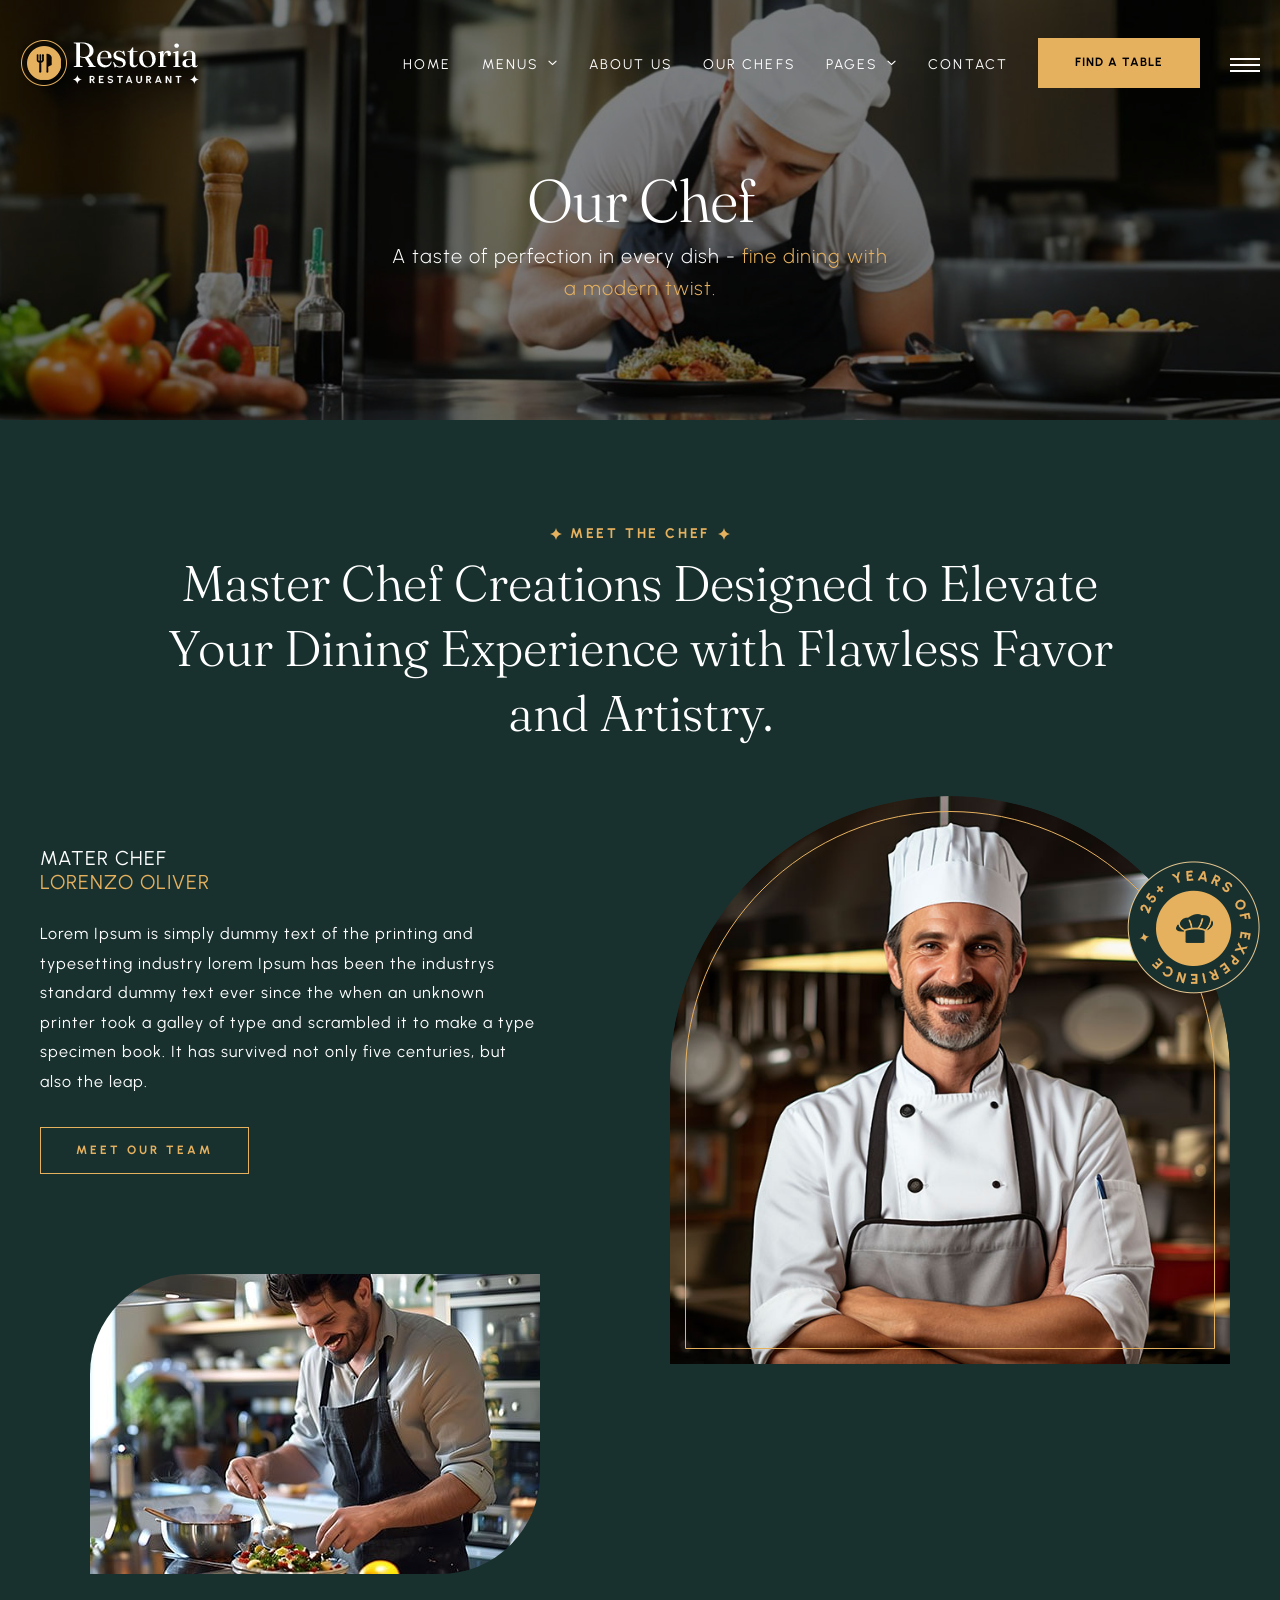
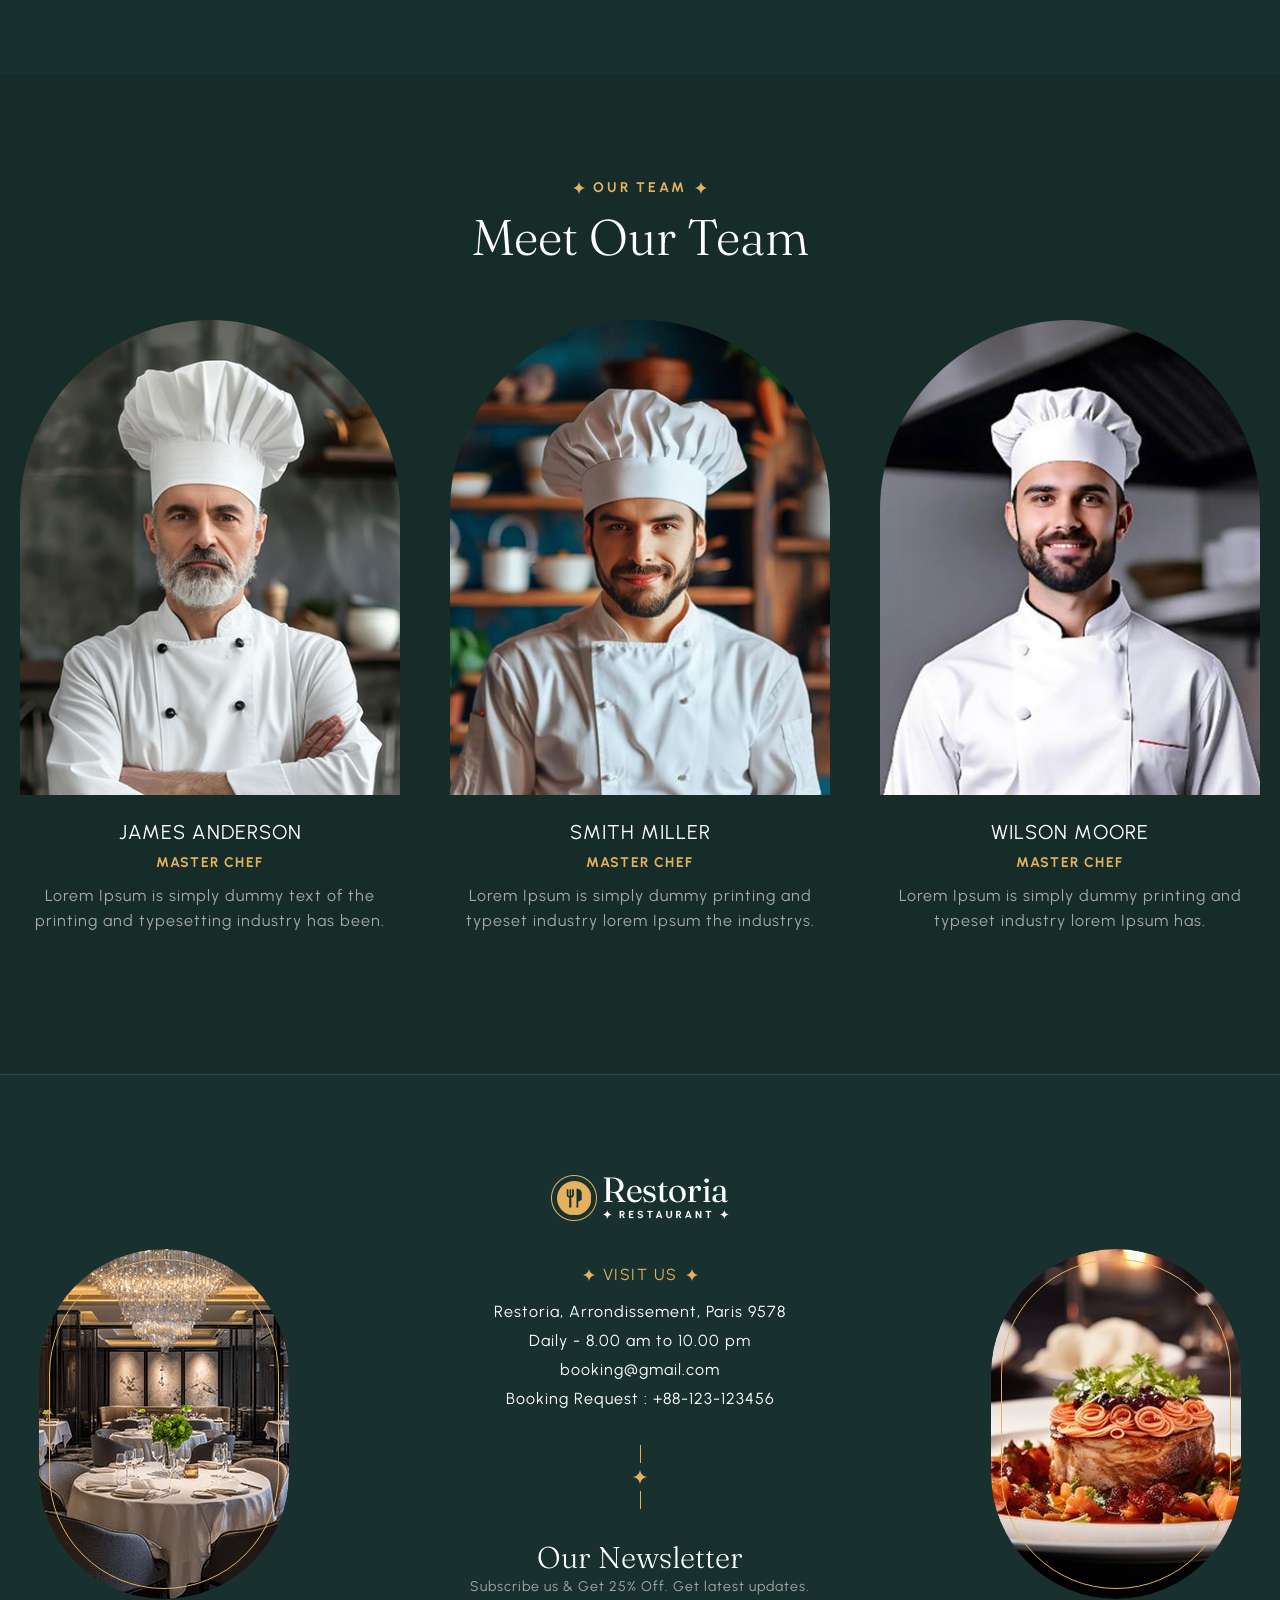
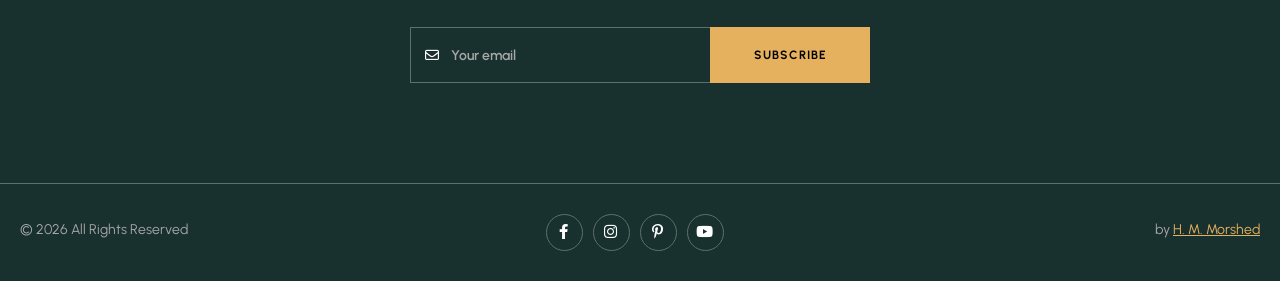
<file: our-chef.html>
<!DOCTYPE html>
<html lang="en">


<head>
<meta charset="utf-8">
<title>Restoria Restaurants </title>
<!-- Stylesheets -->
<link href="css/bootstrap.css" rel="stylesheet">
<link href="css/style.css" rel="stylesheet">
<link rel="shortcut icon" href="images/favicon.png" type="image/x-icon">
<link rel="icon" href="images/favicon.png" type="image/x-icon">
<!-- Responsive -->
<meta http-equiv="X-UA-Compatible" content="IE=edge">
<meta name="viewport" content="width=device-width, initial-scale=1.0, maximum-scale=1.0, user-scalable=0">
<link href="css/responsive.css" rel="stylesheet">

</head>

<body>
  <div class="page-wrapper"> 
  
    <!-- Preloader -->
    <div class="loader-wrap">
        <div class="preloader">
            <div class="preloader-close">x</div>
            <div id="handle-preloader" class="handle-preloader">
                <div class="animation-preloader">
                    <div class="spinner"></div>
                    <div class="txt-loading">
                        <span data-text-preloader="R" class="letters-loading">
                            R
                        </span>
                        <span data-text-preloader="E" class="letters-loading">
                            E
                        </span>
                        <span data-text-preloader="S" class="letters-loading">
                            S
                        </span>
                        <span data-text-preloader="T" class="letters-loading">
                            T
                        </span>
                        <span data-text-preloader="O" class="letters-loading">
                            O
                        </span>
                        <span data-text-preloader="R" class="letters-loading">
                            R
                        </span>
                        <span data-text-preloader="I" class="letters-loading">
                            I
                        </span>
                        <span data-text-preloader="A" class="letters-loading">
                            A
                        </span>
                    </div>
                </div>  
            </div>
        </div>
    </div>
    <!-- Preloader End -->

    <!-- Main Header-->
    <header class="main-header">
        <div class="header-top">
            <div class="auto-container">
                <div class="inner clearfix">
                    <div class="top-left clearfix">
                        <ul class="top-info clearfix">
                            <li><i class="icon far fa-map-marker-alt"></i> Restoria, Arrondissement, Paris 9578</li>
                            <li><i class="icon far fa-clock"></i> Daily : 8.00 am to 10.00 pm</li>
                        </ul>
                    </div>
                    <div class="top-right clearfix">
                        <ul class="top-info clearfix">
                            <li><a href="tel:+11234567890"><i class="icon far fa-phone"></i> +1 123 456 7890</a></li>
                            <li><a href="mailto:booking@restaurant.com"><i class="icon far fa-envelope"></i> booking@restaurant.com</a></li>
                        </ul>
                    </div>
                </div>
            </div>
        </div>
        <!-- Header Upper -->
        <div class="header-upper">        
            <div class="auto-container">
                <!-- Main Box -->
                <div class="main-box clearfix">
                    <!--Logo-->
                    <div class="logo-box">
                         <div class="logo"><a href="index.html" title="Restoria - Restaurants HTML Template"><img src="images/logo.png" alt="image" title="Restoria - Restaurants HTML Template"></a></div>
                    </div>

                    <div class="nav-box clearfix">
                        <!--Nav Outer-->
                        <div class="nav-outer clearfix">         
                            <nav class="main-menu">
                                <ul class="navigation clearfix">
                                    <li><a href="index.html">Home</a>
                                       
                                    </li>

                                    <li class="dropdown has-mega-menu"><a href="menu-list.html">Menus</a>
                                        <ul>
                                            <li>
                                                <div class="mega-menu">
                                                    <div class="menu-inner">
                                                        <div class="auto-container">
                                                            <div class="row clearfix">
                                                                <div class="menu-block col-lg-3 col-md-6 col-sm-6">
                                                                    <div class="image"><a href="menu-list-1.html"><img src="images/resource/menu-1-thumb.jpg" alt="image"></a></div>
                                                                    <div class="title"><a href="menu-list-1.html">Menu list 1</a></div>
                                                                </div>
                                                                <div class="menu-block col-lg-3 col-md-6 col-sm-6">
                                                                    <div class="image"><a href="menu-list-2.html"><img src="images/resource/menu-2-thumb.jpg" alt="image"></a></div>
                                                                    <div class="title"><a href="menu-list-2.html">Menu list 2</a></div>
                                                                </div>
                                                                <div class="menu-block col-lg-3 col-md-6 col-sm-6">
                                                                    <div class="image"><a href="menu-list-3.html"><img src="images/resource/menu-3-thumb.jpg" alt="image"></a></div>
                                                                    <div class="title"><a href="menu-list-3.html">Menu list 3</a></div>
                                                                </div>
                                                                <div class="menu-block col-lg-3 col-md-6 col-sm-6">
                                                                    <div class="image"><a href="menu-list-4.html"><img src="images/resource/menu-4-thumb.jpg" alt="image"></a></div>
                                                                    <div class="title"><a href="menu-list-4.html">Menu list 4</a></div>
                                                                </div>
                                                            </div>
                                                        </div>
                                                    </div>
                                                </div>
                                            </li>
                                        </ul>
                                    </li>
                                    <li><a href="about.html">About Us</a></li>
                                    <li><a href="our-chef.html">Our chefs</a></li>
                                    <li class="dropdown"><a href="#">Pages</a>
                                        <ul>
                                            <li><a href="gallery-masonry.html">Photo Gallery</a>
                                            <li><a href="testimonial.html">Testimonial</a></li>
                                            <li><a href="blog-list.html">Blog List</a></li>
                                            <li><a href="blog-single-post.html">Blog Single Post</a></li>
                                            
                                        </ul>
                                    </li>
                                    <li><a href="contact-us.html">Contact</a></li>
                                </ul>
                            </nav>
                            <!-- Main Menu End-->
                        </div>
                        <!--Nav Outer End-->

                        <div class="links-box clearfix">
                            <div class="link link-btn">
                                <a href="book-table.html" class="theme-btn btn-style-one clearfix">
                                    <span class="btn-wrap">
                                        <span class="text-one">find a table</span>
                                        <span class="text-two">find a table</span>
                                    </span>
                                </a>
                            </div>
                            <div class="link info-toggler">
                                <button class="info-btn">
                                    <span class="hamburger">
                                        <span class="top-bun"></span>
                                        <span class="meat"></span>
                                        <span class="bottom-bun"></span>
                                    </span>
                                </button>
                            </div>
                        </div>

                        <!-- Hidden Nav Toggler -->
                        <div class="nav-toggler">
                            <button class="hidden-bar-opener">
                                <span class="hamburger">
                                    <span class="top-bun"></span>
                                    <span class="meat"></span>
                                    <span class="bottom-bun"></span>
                                </span>
                            </button>
                        </div>

                    </div>

                </div>
            </div>
        </div>
    </header>
    <!--End Main Header -->

    <!--Menu Backdrop-->
    <div class="menu-backdrop"></div>

    <!-- Hidden Navigation Bar -->
    <section class="hidden-bar">
        <!-- Hidden Bar Wrapper -->
        <div class="inner-box">
            <div class="cross-icon hidden-bar-closer"><span class="far fa-close"></span></div>
            <div class="logo-box"><a href="index.html" title="Restoria - Restaurants HTML Template"><img src="images/resource/sidebar-logo.png" alt="image" title="Restoria - Restaurants HTML Template"></a></div>
            
            <!-- .Side-menu -->
            <div class="side-menu">
                 <ul class="navigation clearfix">
                    <li class="dropdown"><a href="#">Home</a>
                        <ul>
                            <li><a href="index.html">Home 1 - Minimal Hero</a></li>
                            <li><a href="https://kalanidhithemes.com/live-preview/landing-page/restoria/all-demo/Restoria-2-Standard-Hero/index.html">Home 2 - Standard Hero</a></li>
                            <li><a href="https://kalanidhithemes.com/live-preview/landing-page/restoria/all-demo/Restoria-3-Video-Hero/index.html">Home 3 - Video Hero</a></li>
                            <li><a href="https://kalanidhithemes.com/live-preview/landing-page/restoria/all-demo/Restoria-4-Category-Hero/index.html">Home 4 - Category Hero</a></li>
                            <li><a href="https://kalanidhithemes.com/live-preview/landing-page/restoria/all-demo/Restoria-5-Rollingimages-Hero-Center-Header/index.html">Home 5 - Rolling Images</a></li>
                        </ul>
                    </li>
                    <li class="dropdown"><a href="menu-list-1.html">Menus</a>
                        <ul>
                            <li><a href="menu-list-1.html">Menu List 1</a></li>
                            <li><a href="menu-list-2.html">Menu List 2</a></li>
                            <li><a href="menu-list-3.html">Menu List 3</a></li>
                            <li><a href="menu-list-4.html">Menu List 4</a></li>
                        </ul>
                    </li>
                    <li><a href="about.html">About Us</a></li>
                    <li class="current" ><a href="our-chef.html">Our chefs</a></li>
                    <li class="dropdown"><a href="#">Pages</a>
                        <ul>
                            <li><a href="gallery-masonry.html">Photo Gallery</a></li>
                            <li><a href="book-table.html">Reservation 1</a></li>
                            <li><a href="#">Dropdown Menu 1</a></li>
                            <li><a href="#">Dropdown Lorem 2</a></li>
                            <li class="dropdown"><a href="#">Dropdown Menu 3</a>
                                <ul>
                                    <li><a href="#">Dropdown Menu level 2</a></li>
                                    <li><a href="#">Dropdown Menu level 2</a></li>
                                    <li><a href="#">Dropdown Menu Level 2</a></li>
                                </ul>
                            </li>
                        </ul>
                    </li>
                    <li><a href="contact-us.html">Contact</a></li>
                </ul>
            </div><!-- /.Side-menu -->
        
        </div><!-- / Hidden Bar Wrapper -->
    </section>
    <!-- / Hidden Bar -->

    <!--Info Back Drop-->
    <div class="info-back-drop"></div>
    
    <!-- Hidden Bar -->
    <section class="info-bar">
        <div class="inner-box">
            <div class="cross-icon"><span class="far fa-close"></span></div>
            <div class="image-box"><img src="images/resource/sidebar-image.jpg" alt="image" title=""></div>
            <div class="logo-box"><a href="index.html" title="Restoria - Restaurants HTML Template"><img src="images/resource/sidebar-logo.png" alt="image" title="Restoria - Restaurants HTML Template"></a></div>

            <h5>Visit Us</h5>
            <ul class="info">
                <li>Restoria, Arrondissement, <br> Paris 9578</li>
                <li> <span class="ib-ttl"> Lunch Time </span>- 10.00 am – 3:30 pm </li>
                <li><span class="ib-ttl"> Dinner Time</span> - 08.00 pm – 10:30 pm</li>
                <li><a href="mailto:booking@domainame.com">booking@domainame.com</a></li>
            </ul>
            <div class="booking-info">
                <div class="bk-no"><a href="tel:+88-123-123456">Booking: +88-123-123456</a></div>
            </div>
        </div>
    </section>
    <!--End Hidden Bar -->

    <!-- Inner Banner Section -->
    <section class="inner-banner">
        <div class="image-layer" style="background-image: url(images/background/banner-image-5.jpg);"></div>
        <div class="auto-container">
            <div class="inner">
                <h1>Our Chef</h1>
                <div class="sub_text"> <p> A taste of perfection in every dish - <span class="primary-color"> fine dining with a modern twist.</span></p> </div>
            </div>
        </div>
    </section>
    <!--End Banner Section -->

    <!--Chef Section-->
    <section class="chef-section section-kt">
        <div class="auto-container">
            <div class="row clearfix">
                <div class="title-box centered">
                    <div class="subtitle"><span>meet the chef</span></div>
                    <h2>Master Chef Creations Designed to Elevate Your Dining Experience with Flawless Favor and Artistry.</h2>
                </div>
                <!--Col-->
                <div class="content-col col-xl-6 col-lg-6 col-md-12 col-sm-12">
                    <div class="inner clearfix wow fadeInRight" data-wow-duration="1500ms" data-wow-delay="0ms">
                        <div class="content-box">
                            <div class="title-box">
                                <h5>Mater Chef <br> <span class="theme_color"> Lorenzo Oliver </span></h5>
                                <div class="text">Lorem Ipsum is simply dummy text of the printing and typesetting industry lorem Ipsum has been the industrys standard dummy text ever since the when an unknown printer took a galley of type and scrambled it to make a type specimen book. It has survived not only five centuries, but also the leap.</div>
                            </div>
                            <div class="link-box">
                            <a href="about.html" class="theme-btn btn-style-two clearfix">
                                <span class="btn-wrap">
                                    <span class="text-one">meet our team</span>
                                    <span class="text-two">meet our team</span>
                                </span>
                            </a>
                            </div>

                            <div class="side-image parallax-scene-2 wow fadeInLeft" data-wow-duration="1500ms" data-wow-delay="0ms">
                                <div class="image" data-depth="0.15"><img src="images/resource/mainchef-side.jpg" alt="image"></div>
                            </div>

                        </div>
                    </div>
                </div>

                <!--Col-->
                <div class="image-col col-xl-6 col-lg-6 col-md-12 col-sm-12">
                    <div class="inner parallax-scene-1 wow fadeInLeft" data-wow-duration="1500ms" data-wow-delay="0ms">
                        <div class="image" data-depth="0.15"><img src="images/resource/mainchef.jpg" alt="image"></div>
                    </div>
                    <div class="round-stamp-2">
                        <img data-depth="0.50" class="stamp_icon" src="images/resource/chefcap.png" alt="image">
                    </div>
                </div>
            </div>
        </div>
    </section>

    <!--Team Section-->
    <section class="team-section section-kt">
        <div class="auto-container">
            <div class="title-box centered">
                <div class="subtitle"><span>our team</span></div>
                <h2>Meet Our Team</h2>
            </div>
            <div class="row justify-content-center clearfix">
                <!--Block-->
                <div class="team-block col-lg-4 col-md-6 col-sm-6 col-xs-12">
                    <div class="inner-box wow fadeInUp" data-wow-duration="1500ms" data-wow-delay="0ms">
                        <div class="image">
                            <img src="images/resource/team-1.jpg" alt="image">
                            <div class="overlay-box">
                                <div class="overlay-inner">
                                    <!-- Social Box -->
                                    <ul class="social-box">
                                        <li><a href="https://www.facebook.com/" class="fab fa-facebook-f"></a></li>
                                        <li><a href="https://www.twitter.com/" class="fab fa-twitter"></a></li>
                                        <li><a href="https://dribbble.com/" class="fab fa-dribbble"></a></li>
                                        <li><a href="https://www.linkedin.com/" class="fab fa-linkedin"></a></li>
                                    </ul>
                                </div>
                            </div>
                        </div>
                        <h5><a href="menu-list-1.html">James Anderson</a></h5>
                        <div class="designation">Master chef</div>
                        <div class="text desc">Lorem Ipsum is simply dummy text of the printing and typesetting industry has been.</div>
                    </div>
                </div>

                <!--Block-->
                <div class="team-block col-lg-4 col-md-6 col-sm-6 col-xs-12">
                    <div class="inner-box wow fadeInUp" data-wow-duration="1500ms" data-wow-delay="300ms">
                        <div class="image">
                            <img src="images/resource/team-2.jpg" alt="image">
                            <div class="overlay-box">
                                <div class="overlay-inner">
                                    <!-- Social Box -->
                                    <ul class="social-box">
                                        <li><a href="https://www.facebook.com/" class="fab fa-facebook-f"></a></li>
                                        <li><a href="https://www.twitter.com/" class="fab fa-twitter"></a></li>
                                        <li><a href="https://dribbble.com/" class="fab fa-dribbble"></a></li>
                                        <li><a href="https://www.linkedin.com/" class="fab fa-linkedin"></a></li>
                                    </ul>
                                </div>
                            </div>
                        </div>
                        <h5><a href="menu-list-1.html">Smith Miller</a></h5>
                        <div class="designation">Master chef</div>
                        <div class="text desc">Lorem Ipsum is simply dummy printing and typeset industry lorem Ipsum the industrys.</div>
                    </div>
                </div>

                <!--Block-->
                <div class="team-block col-lg-4 col-md-6 col-sm-6 col-xs-12">
                    <div class="inner-box wow fadeInUp" data-wow-duration="1500ms" data-wow-delay="600ms">
                        <div class="image">
                            <img src="images/resource/team-3.jpg" alt="image">
                            <div class="overlay-box">
                                <div class="overlay-inner">
                                    <!-- Social Box -->
                                    <ul class="social-box">
                                        <li><a href="https://www.facebook.com/" class="fab fa-facebook-f"></a></li>
                                        <li><a href="https://www.twitter.com/" class="fab fa-twitter"></a></li>
                                        <li><a href="https://dribbble.com/" class="fab fa-dribbble"></a></li>
                                        <li><a href="https://www.linkedin.com/" class="fab fa-linkedin"></a></li>
                                    </ul>
                                </div>
                            </div>
                        </div>
                        <h5><a href="menu-list-1.html">Wilson Moore</a></h5>
                        <div class="designation">Master chef</div>
                        <div class="text desc">Lorem Ipsum is simply dummy printing and typeset industry lorem Ipsum has.</div>
                    </div>
                </div>

            </div>
        </div>
    </section>

    <!--Main Footer-->
    <footer class="main-footer">
        <div class="upper-section section-kt">
            <div class="auto-container">
                <div class="row clearfix">
                    <!--Footer Col-->
                    <div class="footer-col info-col col-lg-6 col-md-12 col-sm-12">
                        <div class="inner wow fadeInUp" data-wow-delay="0ms" data-wow-duration="1500ms">
                            <div class="content">
                                <div class="logo"><a href="index.html" title="Restoria - Restaurants HTML Template"><img src="images/logo.png" alt="image" title="Restoria - Restaurants HTML Template"></a></div>
                                <div class="info">
                                    <h6>visit us </h6>
                                    <ul>
                                        <li>Restoria, Arrondissement, Paris 9578</li>
                                        <li>Daily - 8.00 am to 10.00 pm</li>
                                        <li><a href="mailto:booking@domainname.com">booking@gmail.com</a></li>
                                        <li><a href="tel:+88-123-123456">Booking Request : +88-123-123456</a></li>
                                        
                                    </ul>
                                </div>
                                <div class="separator"><span> </span> </div>
                                <div class="newsletter">
                                    <h4>Our Newsletter</h4>
                                    <div class="text">Subscribe us & Get 25% Off. Get latest updates.</div>
                                    <div class="newsletter-form">
                                        <form method="post" action="https://kalanidhithemes.com/live-preview/landing-page/restoria/all-demo/Restoria-1-Minimal-Hero/index.html">
                                            <div class="form-group">
                                                <span class="alt-icon far fa-envelope"></span>
                                                <input type="email" name="email" value="" placeholder="Your email" required>
                                                <button type="submit" class="theme-btn btn-style-one clearfix">
                                                    <span class="btn-wrap">
                                                        <span class="text-one">subscribe</span>
                                                        <span class="text-two">subscribe</span>
                                                    </span>
                                                </button>
                                            </div>
                                        </form>
                                    </div>
                                </div>
                            </div>
                        </div>
                    </div>
                    <!--Footer Col-->
                    <div class="footer-col footer-image-col col-lg-3 col-md-6 col-sm-12">
                        <div class="footer-image">
                            <img src="images/resource/footer-img-1.jpg" alt="image">
                        </div>
                    </div>
                    <!--Footer Col-->
                    <div class="footer-col footer-image-col last col-lg-3 col-md-6 col-sm-12">
                        <div class="footer-image">
                            <img src="images/resource/footer-img-2.jpg" alt="image">
                        </div>
                    </div>
                </div>
            </div>
        </div>

        <!-- last footer -->
        <div class="bottom_footer">
        <!-- container start -->
          <div class="auto-container">
            <!-- row start -->
            <div class="row clearfix">
              <div class="col-lg-4 col-md-4 col-sm-12">
                  <p>© 2026 All Rights Reserved</p>
              </div>

              <div class="col-lg-4 col-md-4 col-sm-12">
                <ul class="social_media">
                  <li><a href="https://themeforest.net/user/kalanidhithemes/portfolio" aria-label="facebook page" ><i class="fa-brands fa-facebook-f"></i></a></li>
                  <li><a href="https://www.behance.net/kalanidhithemes" aria-label="twitter page"><i class="fa-brands fa-instagram"></i></a></li>
                  <li><a href="https://themeforest.net/user/kalanidhithemes/portfolio" aria-label="instagram page"><i class="fa-brands fa-pinterest-p"></i></a></li>
                  <li><a href="https://themeforest.net/user/kalanidhithemes/portfolio" aria-label="pinterest page"><i class="fa-brands fa-youtube"></i></a></li>
                </ul>
              </div>

              <div class="col-lg-4 col-md-4 col-sm-12">
                  <p class="developer_text"> by <a href="https://themeforest.net/user/kalanidhithemes/portfolio" target="blank">H. M. Morshed</a></p>
              </div>
            </div>
          <!-- row end -->
          </div>
          <!-- container end -->
        </div>
    </footer>

</div>
<!--End pagewrapper--> 

<!--Scroll to top-->
<div class="scroll-to-top scroll-to-target" data-target="html"><span class="icon fa fa-angle-up"></span></div>
<!--[if lt IE 9]><script src="https://cdnjs.cloudflare.com/ajax/libs/html5shiv/3.7.3/html5shiv.js"></script><![endif]--> 

<script src="js/jquery.js"></script>
<script src="js/popper.min.js"></script>
<script src="js/bootstrap.min.js"></script>
<script src="js/jquery-ui.js"></script>
<script src="js/jquery.fancybox.js"></script>
<script src="js/swiper.js"></script>
<script src="js/owl.js"></script>
<script src="js/appear.js"></script>
<script src="js/wow.js"></script>
<script src="js/parallax.min.js"></script>
<script src="js/custom-script.js"></script>
</body>

</html>
</file>
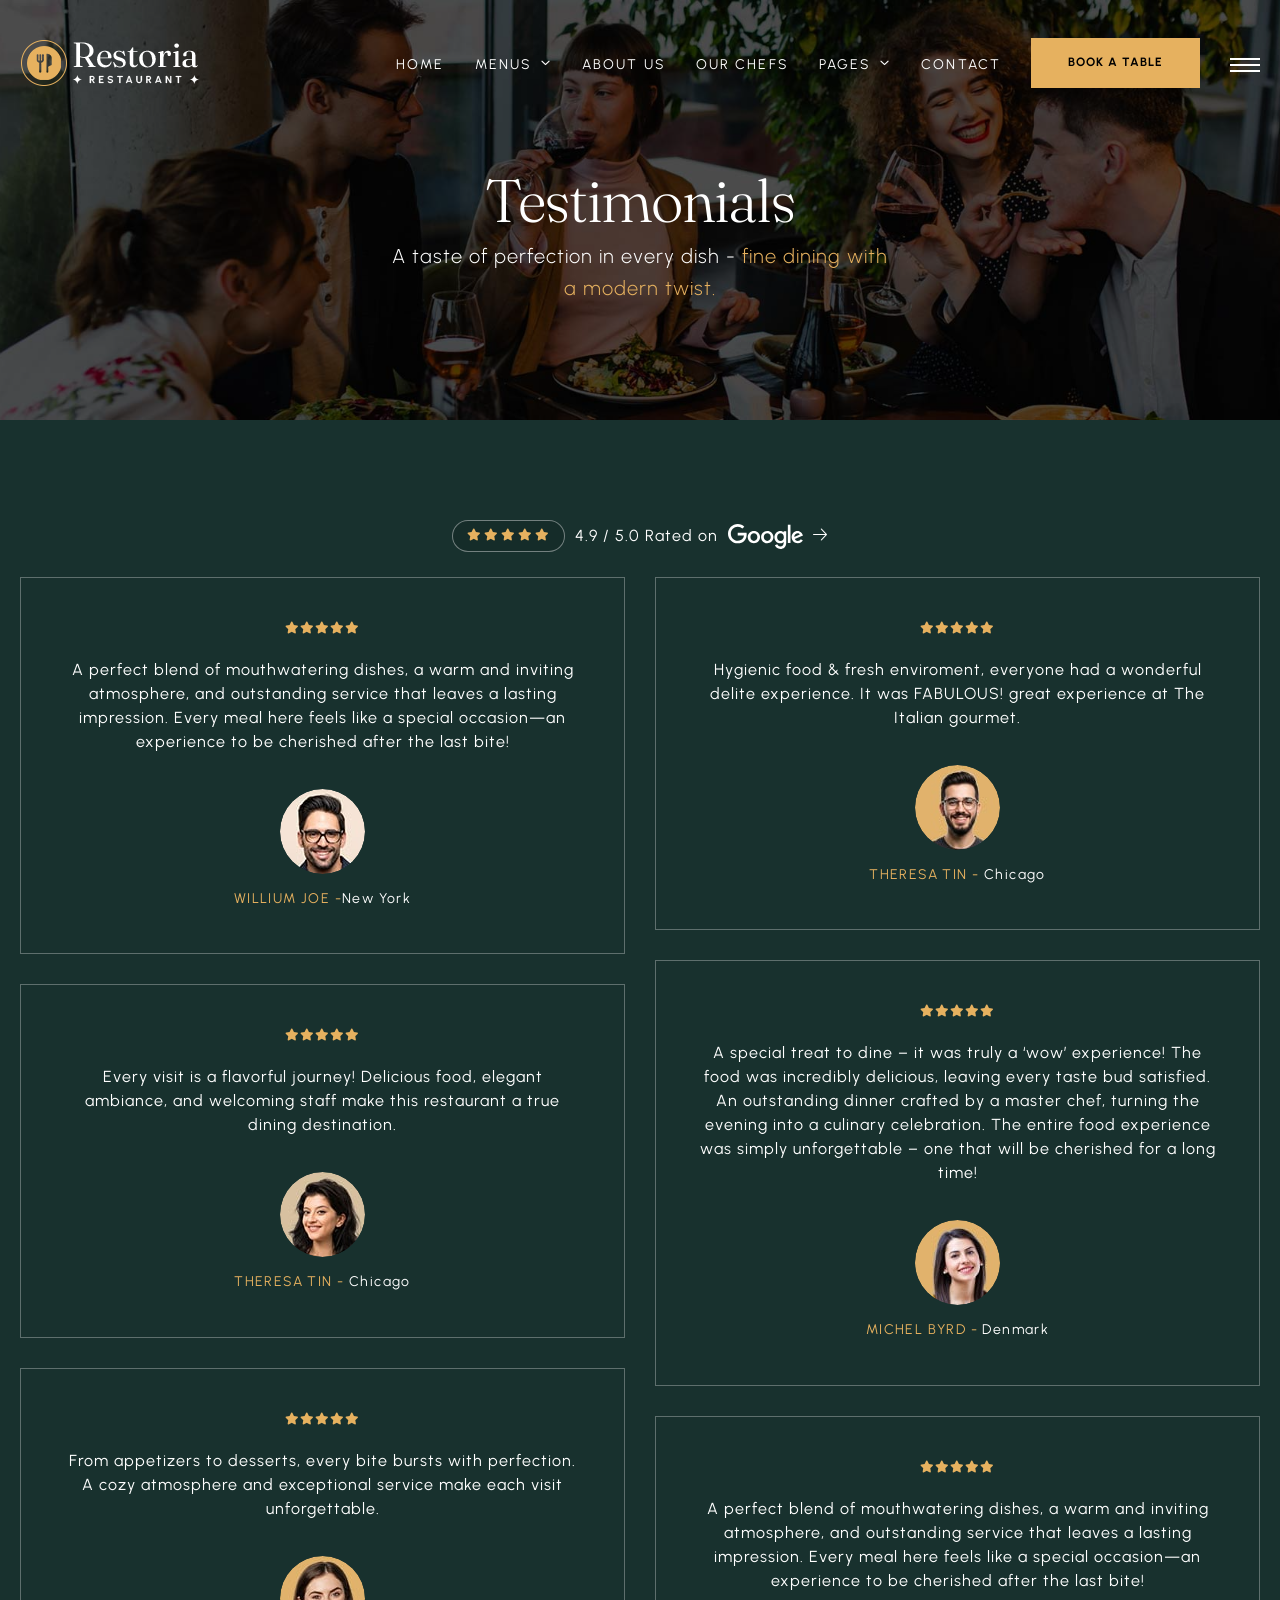
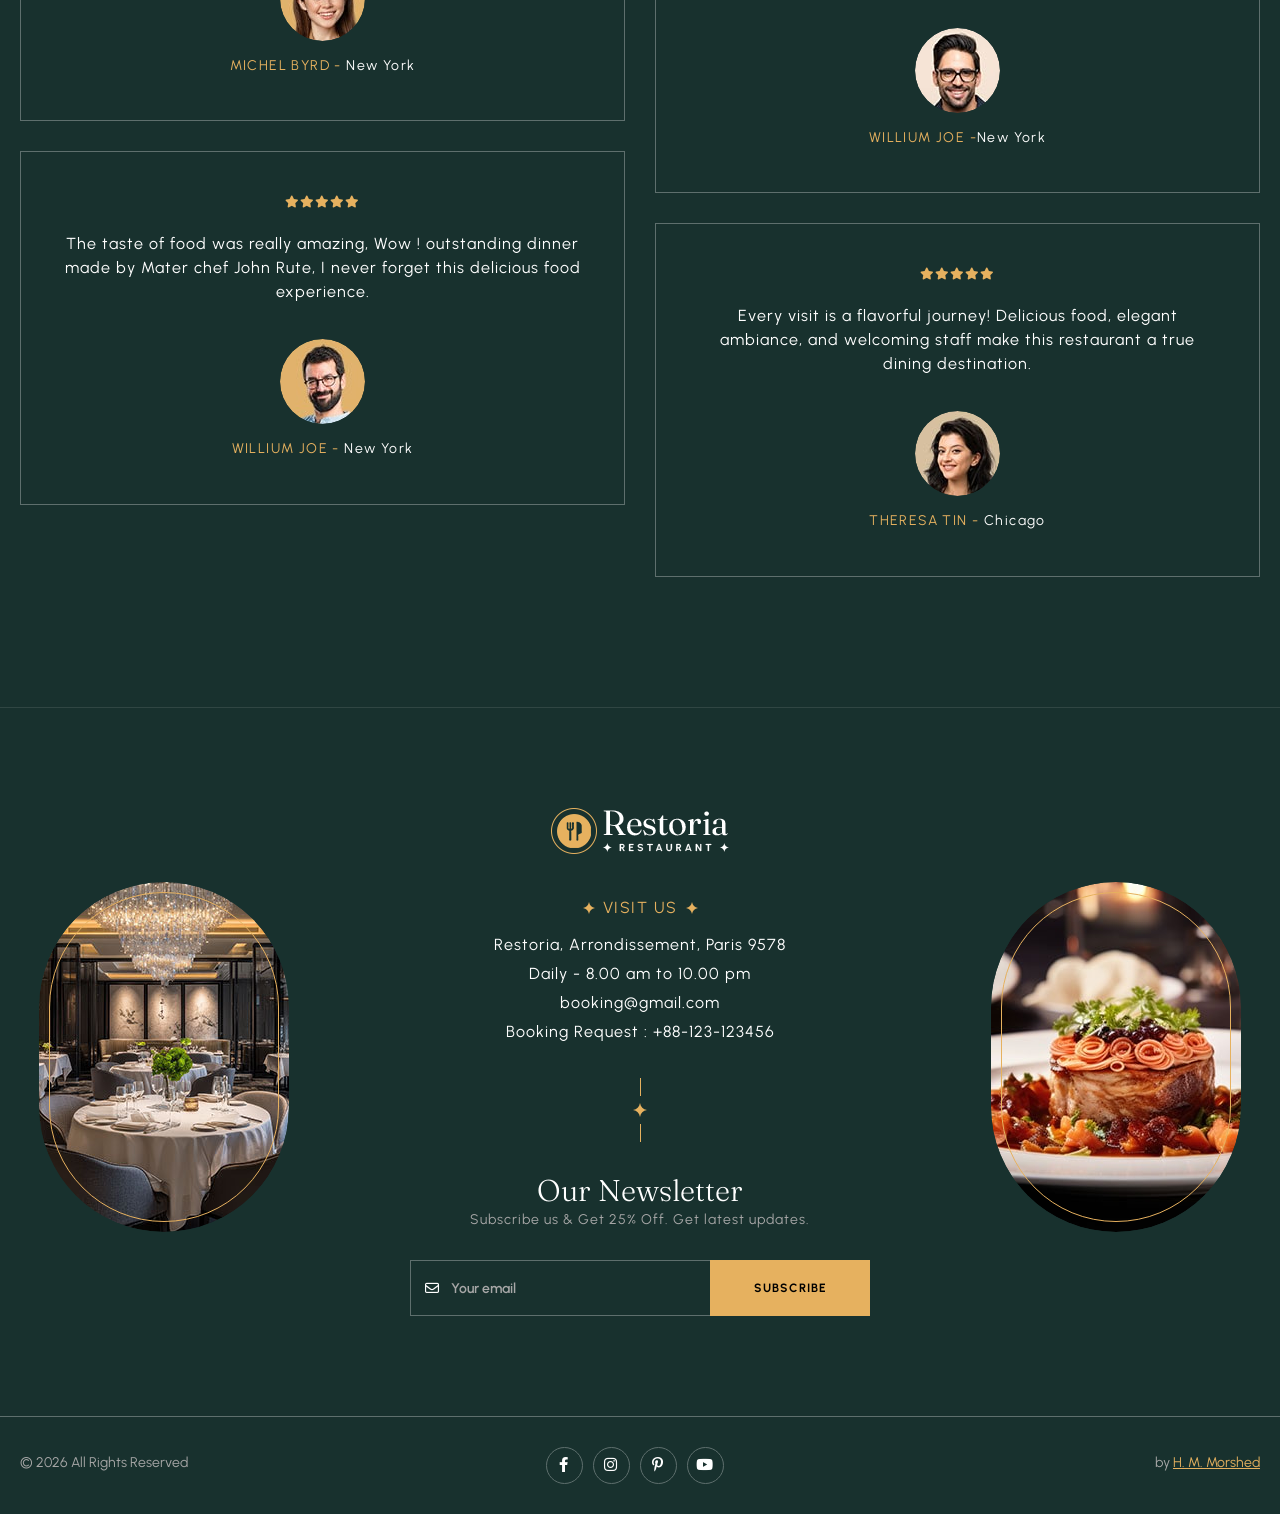
<file: testimonial.html>
<!DOCTYPE html>
<html lang="en">


<head>
<meta charset="utf-8">
<title>Restoria Restaurants </title>
<!-- Stylesheets -->
<link href="css/bootstrap.css" rel="stylesheet">
<link href="css/style.css" rel="stylesheet">
<link rel="shortcut icon" href="images/favicon.png" type="image/x-icon">
<link rel="icon" href="images/favicon.png" type="image/x-icon">
<!-- Responsive -->
<meta http-equiv="X-UA-Compatible" content="IE=edge">
<meta name="viewport" content="width=device-width, initial-scale=1.0, maximum-scale=1.0, user-scalable=0">
<link href="css/responsive.css" rel="stylesheet">

</head>

<body>
  <div class="page-wrapper"> 
  
    <!-- Preloader -->
    <div class="loader-wrap">
        <div class="preloader">
            <div class="preloader-close">x</div>
            <div id="handle-preloader" class="handle-preloader">
                <div class="animation-preloader">
                    <div class="spinner"></div>
                    <div class="txt-loading">
                        <span data-text-preloader="R" class="letters-loading">
                            R
                        </span>
                        <span data-text-preloader="E" class="letters-loading">
                            E
                        </span>
                        <span data-text-preloader="S" class="letters-loading">
                            S
                        </span>
                        <span data-text-preloader="T" class="letters-loading">
                            T
                        </span>
                        <span data-text-preloader="O" class="letters-loading">
                            O
                        </span>
                        <span data-text-preloader="R" class="letters-loading">
                            R
                        </span>
                        <span data-text-preloader="I" class="letters-loading">
                            I
                        </span>
                        <span data-text-preloader="A" class="letters-loading">
                            A
                        </span>
                    </div>
                </div>  
            </div>
        </div>
    </div>
    <!-- Preloader End -->

    <!-- Main Header-->
    <header class="main-header">
        <div class="header-top">
            <div class="auto-container">
                <div class="inner clearfix">
                    <div class="top-left clearfix">
                        <ul class="top-info clearfix">
                            <li><i class="icon far fa-map-marker-alt"></i> Restoria, Arrondissement, Paris 9578</li>
                            <li><i class="icon far fa-clock"></i> Daily : 8.00 am to 10.00 pm</li>
                        </ul>
                    </div>
                    <div class="top-right clearfix">
                        <ul class="top-info clearfix">
                            <li><a href="tel:+11234567890"><i class="icon far fa-phone"></i> +1 123 456 7890</a></li>
                            <li><a href="mailto:booking@restaurant.com"><i class="icon far fa-envelope"></i> booking@restaurant.com</a></li>
                        </ul>
                    </div>
                </div>
            </div>
        </div>
        <!-- Header Upper -->
        <div class="header-upper">        
            <div class="auto-container">
                <!-- Main Box -->
                <div class="main-box clearfix">
                    <!--Logo-->
                    <div class="logo-box">
                         <div class="logo"><a href="index.html" title="Restoria - Restaurants HTML Template"><img src="images/logo.png" alt="image" title="Restoria - Restaurants HTML Template"></a></div>
                    </div>

                    <div class="nav-box clearfix">
                        <!--Nav Outer-->
                        <div class="nav-outer clearfix">         
                            <nav class="main-menu">
                                <ul class="navigation clearfix">
                                    <li><a href="index.html">Home</a>
                                       
                                    </li>

                                    <li class="dropdown has-mega-menu"><a href="menu-list.html">Menus</a>
                                        <ul>
                                            <li>
                                                <div class="mega-menu">
                                                    <div class="menu-inner">
                                                        <div class="auto-container">
                                                            <div class="row clearfix">
                                                                <div class="menu-block col-lg-3 col-md-6 col-sm-6">
                                                                    <div class="image"><a href="menu-list-1.html"><img src="images/resource/menu-1-thumb.jpg" alt="image"></a></div>
                                                                    <div class="title"><a href="menu-list-1.html">Menu list 1</a></div>
                                                                </div>
                                                                <div class="menu-block col-lg-3 col-md-6 col-sm-6">
                                                                    <div class="image"><a href="menu-list-2.html"><img src="images/resource/menu-2-thumb.jpg" alt="image"></a></div>
                                                                    <div class="title"><a href="menu-list-2.html">Menu list 2</a></div>
                                                                </div>
                                                                <div class="menu-block col-lg-3 col-md-6 col-sm-6">
                                                                    <div class="image"><a href="menu-list-3.html"><img src="images/resource/menu-3-thumb.jpg" alt="image"></a></div>
                                                                    <div class="title"><a href="menu-list-3.html">Menu list 3</a></div>
                                                                </div>
                                                                <div class="menu-block col-lg-3 col-md-6 col-sm-6">
                                                                    <div class="image"><a href="menu-list-4.html"><img src="images/resource/menu-4-thumb.jpg" alt="image"></a></div>
                                                                    <div class="title"><a href="menu-list-4.html">Menu list 4</a></div>
                                                                </div>
                                                            </div>
                                                        </div>
                                                    </div>
                                                </div>
                                            </li>
                                        </ul>
                                    </li>
                                    <li><a href="about.html">About Us</a></li>
                                    <li><a href="our-chef.html">Our chefs</a></li>
                                    <li class="dropdown"><a href="#">Pages</a>
                                        <ul>
                                            <li><a href="gallery-masonry.html">Photo Gallery</a>
                                            <li><a href="testimonial.html">Testimonial</a></li>
                                            <li><a href="blog-list.html">Blog List</a></li>
                                            <li><a href="blog-single-post.html">Blog Single Post</a></li>
                                            
                                        </ul>
                                    </li>
                                    <li><a href="contact-us.html">Contact</a></li>
                                </ul>
                            </nav>
                            <!-- Main Menu End-->
                        </div>
                        <!--Nav Outer End-->

                        <div class="links-box clearfix">
                            <div class="link link-btn">
                                <a href="book-table.html" class="theme-btn btn-style-one clearfix">
                                    <span class="btn-wrap">
                                        <span class="text-one">Book a table</span>
                                        <span class="text-two">Book a table</span>
                                    </span>
                                </a>
                            </div>
                            <div class="link info-toggler">
                                <button class="info-btn">
                                    <span class="hamburger">
                                        <span class="top-bun"></span>
                                        <span class="meat"></span>
                                        <span class="bottom-bun"></span>
                                    </span>
                                </button>
                            </div>
                        </div>

                        <!-- Hidden Nav Toggler -->
                        <div class="nav-toggler">
                            <button class="hidden-bar-opener">
                                <span class="hamburger">
                                    <span class="top-bun"></span>
                                    <span class="meat"></span>
                                    <span class="bottom-bun"></span>
                                </span>
                            </button>
                        </div>

                    </div>

                </div>
            </div>
        </div>
    </header>
    <!--End Main Header -->

    <!--Menu Backdrop-->
    <div class="menu-backdrop"></div>

    <!-- Hidden Navigation Bar -->
    <section class="hidden-bar">
        <!-- Hidden Bar Wrapper -->
        <div class="inner-box">
            <div class="cross-icon hidden-bar-closer"><span class="far fa-close"></span></div>
            <div class="logo-box"><a href="index.html" title="Restoria - Restaurants HTML Template"><img src="images/resource/sidebar-logo.png" alt="image" title="Restoria - Restaurants HTML Template"></a></div>
            
            <!-- .Side-menu -->
            <div class="side-menu">
                 <ul class="navigation clearfix">
                    <li class="dropdown"><a href="#">Home</a>
                        <ul>
                            <li><a href="index.html">Home 1 - Minimal Hero</a></li>
                            <li><a href="https://kalanidhithemes.com/live-preview/landing-page/restoria/all-demo/Restoria-2-Standard-Hero/index.html">Home 2 - Standard Hero</a></li>
                            <li><a href="https://kalanidhithemes.com/live-preview/landing-page/restoria/all-demo/Restoria-3-Video-Hero/index.html">Home 3 - Video Hero</a></li>
                            <li><a href="https://kalanidhithemes.com/live-preview/landing-page/restoria/all-demo/Restoria-4-Category-Hero/index.html">Home 4 - Category Hero</a></li>
                            <li><a href="https://kalanidhithemes.com/live-preview/landing-page/restoria/all-demo/Restoria-5-Rollingimages-Hero-Center-Header/index.html">Home 5 - Rolling Images</a></li>
                        </ul>
                    </li>
                    <li class="dropdown"><a href="menu-list-1.html">Menus</a>
                        <ul>
                            <li><a href="menu-list-1.html">Menu List 1</a></li>
                            <li><a href="menu-list-2.html">Menu List 2</a></li>
                            <li><a href="menu-list-3.html">Menu List 3</a></li>
                            <li><a href="menu-list-4.html">Menu List 4</a></li>
                        </ul>
                    </li>
                    <li><a href="about.html">About Us</a></li>
                    <li><a href="our-chef.html">Our chefs</a></li>
                    <li class="dropdown"><a href="#">Pages</a>
                        <ul>
                            <li><a href="gallery-masonry.html">Photo Gallery</a></li>
                            <li><a href="book-table.html">Reservation 1</a></li>
                            <li><a href="book-table-option2.html">Reservation 2</a></li>
                            <li><a href="testimonial.html">Testimonial</a></li>
                            <li><a href="blog-list.html">Blog List</a></li>
                            <li><a href="blog-single-post.html">Blog Single Post</a></li>
                            <li><a href="#">Dropdown Menu 1</a></li>
                            <li><a href="#">Dropdown Lorem 2</a></li>
                            <li class="dropdown"><a href="#">Dropdown Menu 3</a>
                                <ul>
                                    <li><a href="#">Dropdown Menu level 2</a></li>
                                    <li><a href="#">Dropdown Menu level 2</a></li>
                                    <li><a href="#">Dropdown Menu Level 2</a></li>
                                </ul>
                            </li>
                        </ul>
                    </li>
                    <li><a href="contact-us.html">Contact</a></li>
                </ul>
            </div><!-- /.Side-menu -->
        
        </div><!-- / Hidden Bar Wrapper -->
    </section>
    <!-- / Hidden Bar -->

    <!--Info Back Drop-->
    <div class="info-back-drop"></div>
    
    <!-- Hidden Bar -->
    <section class="info-bar">
        <div class="inner-box">
            <div class="cross-icon"><span class="far fa-close"></span></div>
            <div class="image-box"><img src="images/resource/sidebar-image.jpg" alt="image" title=""></div>
            <div class="logo-box"><a href="index.html" title="Restoria - Restaurants HTML Template"><img src="images/resource/sidebar-logo.png" alt="image" title="Restoria - Restaurants HTML Template"></a></div>

            <h5>Visit Us</h5>
            <ul class="info">
                <li>Restoria, Arrondissement, <br> Paris 9578</li>
                <li> <span class="ib-ttl"> Lunch Time </span>- 10.00 am – 3:30 pm </li>
                <li><span class="ib-ttl"> Dinner Time</span> - 08.00 pm – 10:30 pm</li>
                <li><a href="mailto:booking@domainame.com">booking@domainame.com</a></li>
            </ul>
            <div class="booking-info">
                <div class="bk-no"><a href="tel:+88-123-123456">Booking: +88-123-123456</a></div>
            </div>
        </div>
    </section>
    <!--End Hidden Bar -->

    <!-- Inner Banner Section -->
    <section class="inner-banner">
        <div class="image-layer" style="background-image: url(images/background/banner-image-6.jpg);"></div>
        <div class="auto-container">
            <div class="inner">
                <h1>Testimonials</h1>
                <div class="sub_text"> <p> A taste of perfection in every dish - <span class="primary-color"> fine dining with a modern twist.</span></p> </div>
            </div>
        </div>
    </section>
    <!--End Banner Section -->

    <!--Testimonials Section-->
    <section class="testimonials-masonry section-kt">
        <div class="auto-container">
            
            <div class="google_rating">
                <div class="star">
                  <span><i class="fa-solid fa-star"></i></span>
                  <span><i class="fa-solid fa-star"></i></span>
                  <span><i class="fa-solid fa-star"></i></span>
                  <span><i class="fa-solid fa-star"></i></span>
                  <span><i class="fa-solid fa-star"></i></span>
                </div>
                <p>4.9 / 5.0  Rated on <a href="#" class="rate_link"> <img src="images/icons/google.svg" alt="image"> <i class="fa-light fa-arrow-right"></i> </a></p>
            </div>

            <div class="testimonial-boxlist">
                    <!--box-->
                    <div class="testi-block">
                        <div class="inner-box">
                            <div class="rating"><span class="fa fa-star"></span><span class="fa fa-star"></span><span class="fa fa-star"></span><span class="fa fa-star"></span><span class="fa fa-star"></span></div>
                            <div class="text">A perfect blend of mouthwatering dishes, a warm and inviting atmosphere, and outstanding service that leaves a lasting impression. Every meal here feels like a special occasion—an experience to be cherished after the last bite!</div>
                            <div class="auth-info">
                                <div class="image"><img src="images/resource/author-thumb-1.jpg" alt="image"></div>
                                <div class="auth-title">willium joe -<span class="location">New York</span> </div>
                            </div>
                        </div>
                    </div>
                
                    <!--box-->
                    <div class="testi-block">
                        <div class="inner-box">
                            <div class="rating"><span class="fa fa-star"></span><span class="fa fa-star"></span><span class="fa fa-star"></span><span class="fa fa-star"></span><span class="fa fa-star"></span></div>
                            <div class="text">Every visit is a flavorful journey! Delicious food, elegant ambiance, and welcoming staff make this restaurant a true dining destination.</div>
                            <div class="auth-info">
                                <div class="image"><img src="images/resource/author-thumb-2.jpg" alt="image"></div>
                                <div class="auth-title">Theresa Tin -<span class="location"> Chicago</span> </div>
                            </div>
                        </div>
                    </div>
                
                    <!--box-->
                    <div class="testi-block">
                        <div class="inner-box">
                            <div class="rating"><span class="fa fa-star"></span><span class="fa fa-star"></span><span class="fa fa-star"></span><span class="fa fa-star"></span><span class="fa fa-star"></span></div>
                            <div class="text">From appetizers to desserts, every bite bursts with perfection. A cozy atmosphere and exceptional service make each visit unforgettable.</div>
                            <div class="auth-info">
                                <div class="image"><img src="images/resource/author-thumb-3.jpg" alt="image"></div>
                                <div class="auth-title">Michel Byrd -<span class="location"> New York</span> </div>
                            </div>
                        </div>
                    </div>
                
                    <!--box-->
                    <div class="testi-block">
                        <div class="inner-box">
                            <div class="rating"><span class="fa fa-star"></span><span class="fa fa-star"></span><span class="fa fa-star"></span><span class="fa fa-star"></span><span class="fa fa-star"></span></div>
                            <div class="text">The taste of food was really amazing, Wow ! outstanding dinner made by Mater chef John Rute, I never forget this delicious food experience.</div>
                            <div class="auth-info">
                                <div class="image"><img src="images/resource/author-thumb-4.jpg" alt="image"></div>
                                <div class="auth-title">willium joe -<span class="location"> New York</span></div>
                            </div>
                        </div>
                    </div>
                
                    <!--box-->
                    <div class="testi-block">
                        <div class="inner-box">
                            <div class="rating"><span class="fa fa-star"></span><span class="fa fa-star"></span><span class="fa fa-star"></span><span class="fa fa-star"></span><span class="fa fa-star"></span></div>
                            <div class="text">Hygienic food & fresh enviroment, everyone had a wonderful delite experience. It was FABULOUS! great experience at The Italian gourmet.</div>
                            <div class="auth-info">
                                <div class="image"><img src="images/resource/author-thumb-5.jpg" alt="image"></div>
                                <div class="auth-title">Theresa Tin -<span class="location"> Chicago</span></div>
                            </div>
                        </div>
                    </div>
               
                    <!--box-->
                    <div class="testi-block">
                        <div class="inner-box">
                            <div class="rating"><span class="fa fa-star"></span><span class="fa fa-star"></span><span class="fa fa-star"></span><span class="fa fa-star"></span><span class="fa fa-star"></span></div>
                            <div class="text">A special treat to dine – it was truly a ‘wow’ experience! The food was incredibly delicious, leaving every taste bud satisfied. An outstanding dinner crafted by a master chef, turning the evening into a culinary celebration. The entire food experience was simply unforgettable – one that will be cherished for a long time!</div>
                            <div class="auth-info">
                                <div class="image"><img src="images/resource/author-thumb-6.jpg" alt="image"></div>
                                <div class="auth-title">Michel Byrd -<span class="location"> Denmark</span></div>
                            </div>
                        </div>
                    </div>

                    <!--box-->
                    <div class="testi-block">
                        <div class="inner-box">
                            <div class="rating"><span class="fa fa-star"></span><span class="fa fa-star"></span><span class="fa fa-star"></span><span class="fa fa-star"></span><span class="fa fa-star"></span></div>
                            <div class="text">A perfect blend of mouthwatering dishes, a warm and inviting atmosphere, and outstanding service that leaves a lasting impression. Every meal here feels like a special occasion—an experience to be cherished after the last bite!</div>
                            <div class="auth-info">
                                <div class="image"><img src="images/resource/author-thumb-1.jpg" alt="image"></div>
                                <div class="auth-title">willium joe -<span class="location">New York</span> </div>
                            </div>
                        </div>
                    </div>
                
                    <!--box-->
                    <div class="testi-block">
                        <div class="inner-box">
                            <div class="rating"><span class="fa fa-star"></span><span class="fa fa-star"></span><span class="fa fa-star"></span><span class="fa fa-star"></span><span class="fa fa-star"></span></div>
                            <div class="text">Every visit is a flavorful journey! Delicious food, elegant ambiance, and welcoming staff make this restaurant a true dining destination.</div>
                            <div class="auth-info">
                                <div class="image"><img src="images/resource/author-thumb-2.jpg" alt="image"></div>
                                <div class="auth-title">Theresa Tin -<span class="location"> Chicago</span> </div>
                            </div>
                        </div>
                    </div>
                
            </div>
        </div>
    </section>

    <!--Main Footer-->
    <footer class="main-footer">
        <div class="upper-section section-kt">
            <div class="auto-container">
                <div class="row clearfix">
                    <!--Footer Col-->
                    <div class="footer-col info-col col-lg-6 col-md-12 col-sm-12">
                        <div class="inner wow fadeInUp" data-wow-delay="0ms" data-wow-duration="1500ms">
                            <div class="content">
                                <div class="logo"><a href="index.html" title="Restoria - Restaurants HTML Template"><img src="images/logo.png" alt="image" title="Restoria - Restaurants HTML Template"></a></div>
                                <div class="info">
                                    <h6>visit us </h6>
                                    <ul>
                                        <li>Restoria, Arrondissement, Paris 9578</li>
                                        <li>Daily - 8.00 am to 10.00 pm</li>
                                        <li><a href="mailto:booking@domainname.com">booking@gmail.com</a></li>
                                        <li><a href="tel:+88-123-123456">Booking Request : +88-123-123456</a></li>
                                        
                                    </ul>
                                </div>
                                <div class="separator"><span> </span> </div>
                                <div class="newsletter">
                                    <h4>Our Newsletter</h4>
                                    <div class="text">Subscribe us & Get 25% Off. Get latest updates.</div>
                                    <div class="newsletter-form">
                                        <form method="post" action="https://kalanidhithemes.com/live-preview/landing-page/restoria/all-demo/Restoria-1-Minimal-Hero/index.html">
                                            <div class="form-group">
                                                <span class="alt-icon far fa-envelope"></span>
                                                <input type="email" name="email" value="" placeholder="Your email" required>
                                                <button type="submit" class="theme-btn btn-style-one clearfix">
                                                    <span class="btn-wrap">
                                                        <span class="text-one">subscribe</span>
                                                        <span class="text-two">subscribe</span>
                                                    </span>
                                                </button>
                                            </div>
                                        </form>
                                    </div>
                                </div>
                            </div>
                        </div>
                    </div>
                    <!--Footer Col-->
                    <div class="footer-col footer-image-col col-lg-3 col-md-6 col-sm-12">
                        <div class="footer-image">
                            <img src="images/resource/footer-img-1.jpg" alt="image">
                        </div>
                    </div>
                    <!--Footer Col-->
                    <div class="footer-col footer-image-col last col-lg-3 col-md-6 col-sm-12">
                        <div class="footer-image">
                            <img src="images/resource/footer-img-2.jpg" alt="image">
                        </div>
                    </div>
                </div>
            </div>
        </div>

        <!-- last footer -->
        <div class="bottom_footer">
        <!-- container start -->
          <div class="auto-container">
            <!-- row start -->
            <div class="row clearfix">
              <div class="col-lg-4 col-md-4 col-sm-12">
                  <p>© 2026 All Rights Reserved</p>
              </div>

              <div class="col-lg-4 col-md-4 col-sm-12">
                <ul class="social_media">
                  <li><a href="https://themeforest.net/user/kalanidhithemes/portfolio" aria-label="facebook page" ><i class="fa-brands fa-facebook-f"></i></a></li>
                  <li><a href="https://www.behance.net/kalanidhithemes" aria-label="twitter page"><i class="fa-brands fa-instagram"></i></a></li>
                  <li><a href="https://themeforest.net/user/kalanidhithemes/portfolio" aria-label="instagram page"><i class="fa-brands fa-pinterest-p"></i></a></li>
                  <li><a href="https://themeforest.net/user/kalanidhithemes/portfolio" aria-label="pinterest page"><i class="fa-brands fa-youtube"></i></a></li>
                </ul>
              </div>

              <div class="col-lg-4 col-md-4 col-sm-12">
                  <p class="developer_text"> by <a href="https://themeforest.net/user/kalanidhithemes/portfolio" target="blank">H. M. Morshed</a></p>
              </div>
            </div>
          <!-- row end -->
          </div>
          <!-- container end -->
        </div>
    </footer>

</div>
<!--End pagewrapper--> 

<!--Scroll to top-->
<div class="scroll-to-top scroll-to-target" data-target="html"><span class="icon fa fa-angle-up"></span></div>
<!--[if lt IE 9]><script src="https://cdnjs.cloudflare.com/ajax/libs/html5shiv/3.7.3/html5shiv.js"></script><![endif]--> 

<script src="js/jquery.js"></script>
<script src="js/popper.min.js"></script>
<script src="js/bootstrap.min.js"></script>
<script src="js/jquery-ui.js"></script>
<script src="js/jquery.fancybox.js"></script>
<script src="js/swiper.js"></script>
<script src="js/owl.js"></script>
<script src="js/appear.js"></script>
<script src="js/wow.js"></script>
<script src="js/parallax.min.js"></script>
<script src="js/custom-script.js"></script>
</body>


</html>
</file>
<file: css/style.css>
/*  ----------------------------------------------------------------------------------------
*Author         : H. M. Morshed
* Template Name : Restoria - Restaurants
* File          : CSS File
* Version       : 1.0.2
Author  url     :
 ---------------------------------------------------------------------------------------- */



/* TABLE OF CONTENT 

1.Main Header style
2.Hidden Sidebar style
3.Hidden info bar style
4.Banner Slider Section
5.Title Box Section
6.We Offer Section
7.Story Section
8.Special Dish Section
9.Menu Section Tab Style
10.Special Offer Section
11.Testimonials Section
12.Reservation Section
13.Team Section
14.Intro Section
15.News Section
16.IG post Section
17.Main Footer
18.Inner page Banner Section
19.Fluid Section
20.Services Section
21.Testimonials two Section
22.Why Us Two Section
23.Chef Section 1
24.Image Gallery Section
25.Menu Section - menu style 1
26.Menu Section - menu style 2
27.Special Offer Section
28.Special Dish Section
29.Menu Two Section
30.Contact Page
31.Chef Page
32.Masonary Gallery
33.Hamburger section

*/

/*** 

====================================================================
      Fonts
====================================================================

 ***/


@import url('global.css');
@import url('swiper.css');
@import url('owl.css');
@import url('preloader.css');
@import url('font-awesome.css');
@import url('simple-line-icons.css');
@import url('animate.css');
@import url('jquery-ui.css');
@import url('jquery.fancybox.min.css');
@import url('custom-animate.css');


/*** 

====================================================================

  Main Header style

====================================================================

***/

.main-header{
  position: fixed;
  left: 0;
  top: 0;
  width: 100%;
  padding: 0;
  background: none;
  min-height: 0;
  z-index: 999;
  transition: all 300ms ease;
  -moz-transition: all 300ms ease;
  -webkit-transition: all 300ms ease;
  -ms-transition: all 300ms ease;
  -o-transition: all 300ms ease;
}

.fixed-header.header-down{
  top:0;
}

.fixed-header.header-up{
  top: -175px;
}

.main-header .auto-container{
  max-width: 1780px;
  padding: 0 20px;
}

.header-top{
  position: relative;
  padding-top: 10px;
  padding-bottom: 10px;
  background: none;
  color: #ffffff;
  border-bottom: 1px solid var(--white-color-opacity-four);
  display: none;
}

.header-top .top-left{
  position: relative;
  float: left;
  line-height: 30px;
}

.header-top .top-info{
  position: relative;
}

.header-top .top-info li{
  position: relative;
  float: left;
  margin-right: 70px;
  line-height: 30px;
  color: #ffffff;
  font-size: 14px;
  font-weight: 400;
}

.header-top .top-info li:last-child{
  margin-right: 0;
}

.header-top .top-info li .icon{
  position: relative;
  padding-right: 5px;
}

.header-top .top-info li:after{
  content: '';
  position: absolute;
  left: 100%;
  margin-left: 30px;
  top: 50%;
  margin-top: -4px;
  height: 8px;
  width: 8px;
  border: 1px solid var(--main-color);
  -ms-transform: rotate(45deg);
  transform: rotate(45deg);
}

.header-top .top-info li:last-child:after{
  display: none;
}

.header-top .top-info li a{
  position: relative;
  display: block;
  line-height: 30px;
  color: #ffffff;
  transition: all 300ms ease;
  -moz-transition: all 300ms ease;
  -webkit-transition: all 300ms ease;
  -ms-transition: all 300ms ease;
  -o-transition: all 300ms ease;
}

.header-top .top-info li a:hover{
  color: var(--main-color);
}

.header-top .top-right{
  position: relative;
  float: right;
  line-height: 30px;
}

.main-header .header-upper{
  position: relative;
  left: 0;
  top: 0;
  width: 100%;
  background: none;
  padding: 0 0;
  border-bottom: 1px solid rgba(0,0,0,0.0);
  transition: all 300ms ease;
  -moz-transition: all 300ms ease;
  -webkit-transition: all 300ms ease;
  -ms-transition: all 300ms ease;
  -o-transition: all 300ms ease;
}

.fixed-header .header-upper{
  position: relative;
  /*top: 0;*/
  /*background: #202020;
  border-bottom-color: rgba(0,0,0,0.15);*/
  backdrop-filter: blur(9px);
    background-color: #152c29b4;
}

.header-two.fixed-header .header-upper{
  background: #ffffff;
}

.main-header ul, .main-header ul li {
  list-style: none;
  margin: 0;
  padding: 0;
}

.main-header .main-box{
  position: relative;
  padding: 0px;
}

.main-header .main-box .logo-box{
  position: relative;
  display: block;
  float: left;
  padding: 40px 0px;
  transition: all 300ms ease;
  -moz-transition: all 300ms ease;
  -webkit-transition: all 300ms ease;
  -ms-transition: all 300ms ease;
  -o-transition: all 300ms ease;
  z-index: 5;
}

.fixed-header .main-box .logo-box{
  padding:20px 0px;
}

.fixed-header .main-menu .navigation > li{
  padding:10px 0px;
}

.main-header.fixed-header .main-menu .navigation > li > ul{
  top:134%;
}

.main-header.fixed-header .header-upper .links-box{
  padding:15px 0px;
}

.main-header .main-box .logo-box .logo{
    position: relative;
    display: block;
}

.main-header .main-box .logo-box .logo img{
  position: relative;
  display: block;
  height: 46px;
  z-index: 1;
}

.main-header .nav-box{
  position: static;
  float: right;
}

.main-header .header-upper .links-box{
  position: relative;
  float: left;
  padding-top: 38px;
  padding-bottom: 38px;
  margin-left: 150px;
}

.main-header .header-upper .links-box .link{
  position: relative;
  float: left;
  margin-left: 50px;
}

.main-header .header-upper .links-box .link:first-child{
  margin-left: 0;
}

.main-header .info-btn{
    position: relative;
    cursor: pointer;
    background: none;
    font-size: 16px;
    color: var(--white-color);
    padding-top: 15px;
    line-height: 34px;
}

.main-header .info-btn img{
  height: 20px;
}

.main-header .nav-toggler{
  position: relative;
  float: left;
  left: 0;
  top: 0;
  padding: 0;
  margin-top: 40px;
  margin-left: 20px;
  display: none;
}

.fixed-header .nav-toggler{
  margin-top: 18px;
}

.main-header .nav-toggler button {
  position: relative;
  width: 30px;
  height: 40px;
  line-height: 40px;
  background: none;
  color: #e1e1e1;
  font-size: 16px;
  margin: 0px;
  border-radius: 0px;
  outline: none !important;
}

.main-header .nav-toggler button img{
  position: relative;
  display: inline-block;
  vertical-align: middle;
}

.main-header .nav-outer{
  position: static;
  float: left;
}

.main-menu{
  position:static;
  display: block;
  padding: 0px 0px;
}

.main-menu .navbar-collapse{
  padding:0px;
  margin:0px;
  border:none;
  box-shadow:none;
}

.main-menu .navigation{
  position:static;
  z-index: 1;
}

.main-menu .navigation > li{
  position:static;
  display: block;
  float: left;
  padding:30px 0px;
  margin-left: 50px;
  -webkit-transition:all 300ms ease;
  -moz-transition:all 300ms ease;
  -ms-transition:all 300ms ease;
  -o-transition:all 300ms ease;
  transition:all 300ms ease;
}

.main-menu .navigation > li > a{
  position:relative;
  display:block;
  font-size: 14px;
  color: var(--white-color);
  padding-top: 20px;
  padding-bottom: 20px;
  font-weight:400;
  line-height:30px;
  letter-spacing: 0.15em;
  text-transform: uppercase;
  opacity:1;
  -webkit-transition:all 300ms ease;
  -moz-transition:all 300ms ease;
  -ms-transition:all 300ms ease;
  -o-transition:all 300ms ease;
  transition:all 300ms ease;
}

.main-menu .navigation > li.dropdown{
  position: relative;
}

.main-menu .navigation > li.dropdown.has-mega-menu{
  position: static;
}

.main-menu .navigation > li.dropdown > a{
  padding-right: 20px;
}

.main-menu .navigation > li.dropdown > a:after{
  font-family: 'Font Awesome 6 Pro';
  content: "\f107";
  position:absolute;
  right: 0px;
  top: 18px;
  display:block;
  line-height:30px;
  font-size: 12px;
  font-weight:400;
  z-index:5;
}

.main-menu .navigation > li > a:before{
  content: "";
  position:absolute;
  left: 0;
  right: 0;
  bottom: 15px;
  display:block;
  height: 5px;
  border-top: 1px solid var(--main-color);
  -ms-transform: scaleX(0);
  transform: scaleX(0);
  -webkit-transition:all 300ms ease;
  -moz-transition:all 300ms ease;
  -ms-transition:all 300ms ease;
  -o-transition:all 300ms ease;
  transition:all 300ms ease;
}

.main-menu .navigation > li.dropdown > a:before{
  right: 20px;
}

.main-menu .navigation > li:hover > a:before,
.main-menu .navigation > li.current > a:before,
.main-menu .navigation > li.current-menu-item > a:before{
  -ms-transform: scale(1);
  transform: scale(1);
  opacity: 1;
  visibility: visible;
}

.main-menu .navigation > li:hover > a,
.main-menu .navigation > li.current > a,
.main-menu .navigation > li.current-menu-item > a{
  color: var(--main-color);
  text-decoration: none;
  opacity:1;
}

.main-menu .navigation > li > ul{
  position:absolute;
  left:-35px;
  top:100%;
  width:280px;
  padding-top: 30px;
  padding-bottom: 30px;
  z-index:100;
  opacity: 1;
  text-align:left;
  background: var(--color-two);
  border: none;
  border-radius:0;
  -webkit-box-shadow:2px 2px 10px 1px rgba(0,0,0,0.03),-2px 0px 10px 1px rgba(0,0,0,0.03);
  -ms-box-shadow:2px 2px 10px 1px rgba(0,0,0,0.03),-2px 0px 10px 1px rgba(0,0,0,0.03);
  -o-box-shadow:2px 2px 10px 1px rgba(0,0,0,0.03),-2px 0px 10px 1px rgba(0,0,0,0.03);
  -moz-box-shadow:2px 2px 10px 1px rgba(0,0,0,0.03),-2px 0px 10px 1px rgba(0,0,0,0.03);
  box-shadow:2px 2px 10px 1px rgba(0,0,0,0.03),-2px 0px 10px 1px rgba(0,0,0,0.03);
  -webkit-transform: translateY(20px);
  -ms-transform: translateY(20px);
  transform: translateY(20px);
  -moz-transition:all 100ms ease;
  -webkit-transition:all 100ms ease;
  -ms-transition:all 100ms ease;
  -o-transition:all 100ms ease;
  transition:all 100ms ease;
}

.main-menu .navigation > li.dropdown.has-mega-menu > ul{
  left: 0;
  width: 100%;
  padding-top: 55px;
  padding-bottom: 20px;
}

.main-menu .navigation > li.dropdown.has-mega-menu > ul .auto-container{
  max-width: 1200px;
}

.main-menu .navigation > li .mega-menu{
  position: relative;
}

.main-menu .navigation > li.dropdown.has-mega-menu > ul:before{
  content: '';
  position: absolute;
  top: 0;
  right: 100%;
  width: 2000px;
  height: 100%;
  background: var(--color-two);
}

.main-menu .navigation > li.dropdown.has-mega-menu > ul:after{
  content: '';
  position: absolute;
  top: 0;
  left: 100%;
  width: 2000px;
  height: 100%;
  background: var(--color-two);
}

.main-menu .navigation > li .mega-menu .menu-inner{
  position: relative;
}

.main-menu .navigation > li .mega-menu .row{
  margin: 0 -25px;
}

.main-menu .navigation > li .mega-menu .menu-block{
  position: relative;
  padding: 0 25px;
  margin-bottom: 30px;
  text-align: center;
}

.main-menu .navigation > li .mega-menu .menu-block .image{
  position: relative;
  display: block;
  width: 100%;
  border: 1px solid transparent;
  margin-bottom: 15px;
  overflow: hidden;
  -webkit-transition:all 300ms ease;
  -moz-transition:all 300ms ease;
  -ms-transition:all 300ms ease;
  -o-transition:all 300ms ease;
  transition:all 300ms ease;
}

.main-menu .navigation > li .mega-menu .menu-block:hover .image{
  border-color: var(--main-color);
  border-radius: 300px 300px 0 0;
}

.main-menu .navigation > li .mega-menu .menu-block .image img{
  display: block;
  width: 100%;
  -webkit-transition:all 300ms ease;
  -moz-transition:all 300ms ease;
  -ms-transition:all 300ms ease;
  -o-transition:all 300ms ease;
  transition:all 300ms ease;
}

.main-menu .navigation > li .mega-menu .menu-block:hover .image img{
  transform: scale(1.05);
  border-radius: 300px 300px 0 0;
}

.main-menu .navigation > li .mega-menu .menu-block .title{
  position: relative;
  display: block;
  font-size: 13px;
  font-weight: 700;
  letter-spacing: 0.15em;
  text-transform: uppercase;
}

.main-menu .navigation > li .mega-menu .menu-block .title a{
  position: relative;
  color: var(--white-color);
  -webkit-transition:all 300ms ease;
  -moz-transition:all 300ms ease;
  -ms-transition:all 300ms ease;
  -o-transition:all 300ms ease;
  transition:all 300ms ease;
}

.main-menu .navigation > li .mega-menu .menu-block:hover .title a{
  color: var(--main-color);
}

.main-menu .navigation > li > ul > li{
  position:relative;
  margin-bottom: 10px;
}

.main-menu .navigation > li > ul > li:last-child{
  margin-bottom: 0;
}

.main-menu .navigation > li > ul > li > a{
  position:relative;
  display:block;
  padding-left: 35px;
  padding-right: 35px;
  font-size: 15px;
  line-height:30px;
  font-weight: 400;
  color: var(--white-color);
  text-transform: capitalize;
  -moz-transition:all 300ms ease;
  -webkit-transition:all 300ms ease;
  -ms-transition:all 300ms ease;
  -o-transition:all 300ms ease;
  transition:all 300ms ease;
}

.main-menu .navigation > li > ul > li.dropdown > a:after{
  font-family: 'Font Awesome 6 Pro';
  content: "\f105";
  position:absolute;
  right: 30px;
  top: 0px;
  display:block;
  line-height:30px;
  font-size: 12px;
  font-weight:400;
  z-index:5;
}

.main-menu .navigation > li > ul > li > a:before{
  content: '';
  position: absolute;
  left: 35px;
  top: 50%;
  margin-top: -4px;
  height: 12px;
  width: 12px;
  /*background-color: var(--main-color);*/
  background: url(../images/icons/star-element.svg);
  background-size: contain;
  background-repeat: no-repeat;
  opacity: 0;
  visibility: hidden;
  -moz-transition:all 300ms ease;
  -webkit-transition:all 300ms ease;
  -ms-transition:all 300ms ease;
  -o-transition:all 300ms ease;
  transition:all 300ms ease;
}

.main-menu .navigation > li > ul > li:hover > a:before,
.main-menu .navigation > li > ul > li.current > a:before{
  opacity: 1;
  visibility: visible;
}

.main-menu .navigation > li > ul > li:hover > a,
.main-menu .navigation > li > ul > li.current > a{
  color: var(--main-color);
  padding-left: 55px;
}


.main-menu .navigation > li.dropdown:hover > ul{
  visibility:visible;
  opacity:1;
  -webkit-transform: translateY(-30px);
  -ms-transform: translateY(-30px);
  transform: translateY(-30px);
  -moz-transition:all 500ms ease;
  -webkit-transition:all 500ms ease;
  -ms-transition:all 500ms ease;
  -o-transition:all 500ms ease;
  transition:all 500ms ease;
}

.main-menu .navigation > li > ul > li > ul{
  position:absolute;
  left: 100%;
  top: 0;
  margin-left: 2px;
  width:280px;
  padding-top: 30px;
  padding-bottom: 30px;
  z-index:100;
  opacity: 1;
  text-align:left;
  background: var(--color-two);
  border: none;
  border-radius:0;
  -webkit-box-shadow:2px 2px 10px 1px rgba(0,0,0,0.03),-2px 0px 10px 1px rgba(0,0,0,0.03);
  -ms-box-shadow:2px 2px 10px 1px rgba(0,0,0,0.03),-2px 0px 10px 1px rgba(0,0,0,0.03);
  -o-box-shadow:2px 2px 10px 1px rgba(0,0,0,0.03),-2px 0px 10px 1px rgba(0,0,0,0.03);
  -moz-box-shadow:2px 2px 10px 1px rgba(0,0,0,0.03),-2px 0px 10px 1px rgba(0,0,0,0.03);
  box-shadow:2px 2px 10px 1px rgba(0,0,0,0.03),-2px 0px 10px 1px rgba(0,0,0,0.03);
  -webkit-transform: translateY(20px);
  -ms-transform: translateY(20px);
  transform: translateY(20px);
  -moz-transition:all 100ms ease;
  -webkit-transition:all 100ms ease;
  -ms-transition:all 100ms ease;
  -o-transition:all 100ms ease;
  transition:all 100ms ease;
}

.main-menu .navigation > li > ul > li > ul:before{
  content: '';
  position: absolute;
  left: -2px;
  top: 0;
  width: 2px;
  height: 100%;
}

.main-menu .navigation > li > ul > li > ul > li{
  position:relative;
  margin-bottom: 10px;
}

.main-menu .navigation > li > ul > li > ul > li:last-child{
  margin-bottom: 0;
}

.main-menu .navigation > li > ul > li > ul > li > a{
  position:relative;
  display:block;
  padding-left: 35px;
  padding-right: 35px;
  font-size: 15px;
  line-height:30px;
  font-weight: 400;
  color: var(--white-color);
  text-transform: capitalize;
  -moz-transition:all 300ms ease;
  -webkit-transition:all 300ms ease;
  -ms-transition:all 300ms ease;
  -o-transition:all 300ms ease;
  transition:all 300ms ease;
}

.main-menu .navigation > li > ul > li > ul > li > a:before{
  content: '';
  position: absolute;
  left: 35px;
  top: 50%;
  margin-top: -4px;
  height: 8px;
  width: 8px;
  border: 1px solid var(--main-color);
  opacity: 0;
  visibility: hidden;
  -ms-transform: rotate(45deg);
  transform: rotate(45deg);
  -moz-transition:all 300ms ease;
  -webkit-transition:all 300ms ease;
  -ms-transition:all 300ms ease;
  -o-transition:all 300ms ease;
  transition:all 300ms ease;
}

.main-menu .navigation > li > ul > li > ul > li:hover > a:before,
.main-menu .navigation > li > ul > li > ul > li.current > a:before{
  opacity: 1;
  visibility: visible;
}

.main-menu .navigation > li > ul > li > ul > li.dropdown > a:after{
  font-family: 'Font Awesome 6 Pro';
  content: "\f105";
  position:absolute;
  right: 30px;
  top: 0px;
  display:block;
  line-height:30px;
  font-size: 12px;
  font-weight:400;
  z-index:5;
}

.main-menu .navigation > li > ul > li > ul > li:hover > a,
.main-menu .navigation > li > ul > li > ul > li.current > a{
  color: var(--main-color);
  padding-left: 55px;
}

.main-menu .navigation > li > ul > li.dropdown:hover > ul{
  visibility:visible;
  opacity:1;  
  top: 0;
  -webkit-transform: translateY(-30px);
  -ms-transform: translateY(-30px);
  transform: translateY(-30px);
  -moz-transition:all 500ms ease;
  -webkit-transition:all 500ms ease;
  -ms-transition:all 500ms ease;
  -o-transition:all 500ms ease;
  transition:all 500ms ease;
}

/*** 

====================================================================
  Hidden Sidebar style
====================================================================

***/

body.visible-sidebar{
  overflow-y: hidden;
}

.menu-backdrop{
    position: fixed;
    right: 0;
    top: 0;
    width: 100%;
    height: 100%;
    z-index: 9990;
    background: var(--black-color-opacity);
    cursor: pointer;
    opacity:0;
    visibility:hidden;
    transition: all 300ms ease;
    -moz-transition: all 300ms ease;
    -webkit-transition: all 300ms ease;
    -ms-transition: all 300ms ease;
    -o-transition: all 300ms ease;
}

.visible-sidebar .menu-backdrop {
    opacity: 1;
    visibility: visible;
}

.hidden-bar{
  position: fixed;
  top: 0;
  left: 0;
  bottom: 0;
  width: 100%;
  max-width: 360px;
  background: var(--color-two);
  height: 100%;
  overflow-y: auto;
  z-index: 9999;
  visibility: hidden;
  -ms-transform: translateX(-400px);
  transform: translateX(-400px);
  transition: all 500ms ease-in;
  -webkit-transition: all 500ms ease-in-out;
  -ms-transition: all 500ms ease-in-out;
  -o-transition: all 500ms ease-in-out;
  -moz-transition: all 500ms ease-in-out;
}

.hidden-bar.visible-sidebar{
  opacity: 1;
  visibility: visible;
  -ms-transform: translateX(0px);
  transform: translateX(0px); 
}

.hidden-bar ol,
.hidden-bar ol li,
.hidden-bar ul,
.hidden-bar ul li{
  list-style-type:none;
  margin:0px;
}

.hidden-bar .inner-box{
  position:relative;
  background-color: var(--color-two);
  padding-top: 75px;
  padding-bottom: 50px;
}

.hidden-bar .inner-box .cross-icon{
  position:absolute;
  right:30px;
  top:30px;
  cursor:pointer;
  color: var(--white-color);
  font-size: 14px;
  width: 26px;
  height: 26px;
  line-height: 24px;
  text-align: center;
  border: 1px solid var(--white-color);
  border-radius: 50%;
}

.hidden-bar .inner-box .cross-icon:hover{
  color: var(--main-color);
  border-color: var(--main-color);
}

.hidden-bar .inner-box .logo-box{
  position:relative;
  line-height: 50px;
  margin-bottom: 60px;
  padding-left: 30px;
  padding-right: 30px;
  text-align: center;
}

.hidden-bar .inner-box .logo-box img{
  position:relative;
  max-height: 50px;
}

.hidden-bar h5{
  position: relative;
  text-transform: capitalize;
  margin-bottom: 15px;
  text-align: center;
  display: inline-flex;
  align-items: center;
  gap:10px; 
}

.hidden-bar h5::before,
.hidden-bar h5::after {
  content: "";
  width: 12px;
  height: 12px;
  background: url(../images/icons/star-element.svg);
  background-size: contain;
  background-repeat: no-repeat;
  display: inline-block;
}

.hidden-bar .info{
  position: relative;
  text-align: center;
  padding-left: 20px;
  padding-right: 20px;
}

.hidden-bar .info li{
  position: relative;
  line-height: 1.6em;
  color: var(--color-one);
  margin-bottom: 10px;
}

.hidden-bar .info li:last-child{
  margin-bottom: 0;
}

.hidden-bar .info li a{
  color: var(--color-one);
}

.hidden-bar .info li a:hover{
  color: var(--main-color);
}

.hidden-bar .separator{
  position: relative;
  margin-top: 30px;
  margin-bottom: 30px;
}

.hidden-bar .separator span{
  position: relative;
  display: block;
  height: 8px;
  width: 8px;
  border: 1px solid var(--main-color);
  margin: 0 auto;
  -ms-transform: rotate(45deg);
  transform: rotate(45deg);
}

.hidden-bar .booking-info{
  position: relative;
  text-align: center;
  padding-left: 20px;
  padding-right: 20px;
}

.hidden-bar .booking-info .bk-title{
  position: relative;
  font-weight: 700;
  text-transform: capitalize;
  margin-bottom: 5px;
}

.hidden-bar .booking-info .bk-no{
  position: relative;
  font-size: 30px;
  color: var(--main-color);
  line-height: 1em;
}

.hidden-bar .booking-info .bk-no a{
  position: relative;
  display: inline-block;
  color: var(--main-color);
}

.hidden-bar .booking-info .bk-no a:before{
  position:absolute;
  content:'';
  left:5px;
  right:5px;
  bottom:-7px;
  height:5px;
  opacity:0;
  transform:scale(0.2,1);
  -webkit-transition: all 500ms ease;
  -moz-transition: all 500ms ease;
  -ms-transition: all 500ms ease;
  -o-transition: all 500ms ease;
  transition: all 500ms ease;
  border-top:1px solid var(--main-color);
  border-bottom:1px solid var(--main-color);
}

.hidden-bar .booking-info .bk-no a:hover::before{
  opacity:1;
  transform:scale(1,1);
}

.hidden-bar .side-menu{
  position: relative;
  display: block;
  padding-left: 60px;
  padding-right: 60px;
  margin-bottom: 100px;
}

.hidden-bar .side-menu ul{
  position: relative;
  border-top: 1px solid var(--white-color-opacity-four);
}

.hidden-bar .side-menu ul li{
  position: relative;
  display: block;
  border-bottom: 1px solid var(--white-color-opacity-four);
}

.hidden-bar .side-menu ul li a{
  position: relative;
  color: var(--white-color);
  display: block;
  font-weight: 400;
  font-size: 12px;
  line-height: 30px;
  text-transform: uppercase;
  padding-top: 10px;
  padding-bottom: 10px;
  letter-spacing: 0.15em;
  transition: all 0.3s ease;
  -moz-transition: all 0.3s ease;
  -webkit-transition: all 0.3s ease;
  -ms-transition: all 0.3s ease;
  -o-transition: all 0.3s ease;
}

.hidden-bar .side-menu ul li:hover > a,
.hidden-bar .side-menu ul > li.current > a,
.hidden-bar .side-menu ul > li > ul > li.current > a {
  color: var(--main-color);
}

.hidden-bar .side-menu ul li > a:before{
  content: '';
  position: absolute;
  left: 0px;
  top: 50%;
  margin-top: -4px;
  height: 12px;
  width: 12px;
  background: url(../images/icons/star-element.svg);
  background-size: contain;
  background-repeat: no-repeat;
  opacity: 0;
  visibility: hidden;
  -moz-transition:all 300ms ease;
  -webkit-transition:all 300ms ease;
  -ms-transition:all 300ms ease;
  -o-transition:all 300ms ease;
  transition:all 300ms ease;
}

.hidden-bar .side-menu ul li:hover > a:before,
.hidden-bar .side-menu ul li.current > a:before{
  opacity: 1;
  visibility: visible;
}

.hidden-bar .side-menu ul li:hover > a,
.hidden-bar .side-menu ul li.current > a{
  color: var(--main-color);
  padding-left: 20px;
}

.hidden-bar .side-menu ul li ul li:last-child{
  border-bottom: none;
}

.hidden-bar .side-menu ul li .btn-expander{
  position: absolute;
  top: 10px;
  right: 0px;
  background: none;
  color: var(--white-color);
  font-size: 12px;
  height: 30px;
  width: 30px;
  text-align: right;
  line-height: 30px;
  border-radius: 0px;
  outline: none;
  cursor: pointer;
  z-index: 1;
}

.hidden-bar .side-menu ul li .btn-expander i{
  font-weight: 700;
}


/*** 

====================================================================
  Hidden info bar style
====================================================================

***/

.info-bar{
  position: fixed;
  right: -440px;
  top: 0px;
  width: 100%;
  max-width: 440px;
  height:100%;
  overflow-y:auto;
  z-index: 99999;
  opacity: 0;
  background:var(--color-two) url(../images/resource/pattern-dark.png) center top repeat;
  visibility: hidden;
  -webkit-transition: all 0.5s ease;
  -moz-transition: all 0.5s ease;
  -ms-transition: all 0.5s ease;
  -o-transition: all 0.5s ease;
  transition: all 0.5s ease;
}

.info-back-drop{
  position:fixed;
  right:0px;
  top:0px;
  width:100%;
  height:100%;
  opacity:0;
  background: var(--black-color-opacity-two);
  visibility:hidden;
  z-index:9990;
  transition:all 0.5s ease;
  -moz-transition:all 0.5s ease;
  -webkit-transition:all 0.5s ease;
  -ms-transition:all 0.5s ease;
  -o-transition:all 0.5s ease;  
}

.side-content-visible .info-back-drop{
  opacity:1;
  visibility:visible;
}

.side-content-visible .info-bar{
  right:0px;
  opacity:1;
  visibility:visible;
}

.info-bar .inner-box{
  position:relative;
  background:var(--color-two) url(../images/resource/pattern-dark.png) center top repeat;
  padding-top: 100px;
  padding-bottom: 50px;
  padding-left: 30px;
  padding-right: 30px;
  text-align: center;
}

.info-bar .inner-box .cross-icon{
  position:absolute;
  right:30px;
  top:30px;
  cursor:pointer;
  color: var(--white-color);
  font-size: 14px;
  width: 26px;
  height: 26px;
  line-height: 24px;
  text-align: center;
  border: 1px solid var(--white-color);
  border-radius: 50%;
}

.info-bar .inner-box .cross-icon:hover{
  color: var(--main-color);
  border-color: var(--main-color);
}

.info-bar .inner-box .logo-box{
  position:relative;
  line-height: 50px;
  margin-bottom: 35px;
}

.info-bar .inner-box .logo-box img{
  position:relative;
  max-height: 50px;
}

.info-bar .inner-box .image-box{
  position:relative;
  max-width: 200px;
  margin: 0 auto;
  margin-bottom: 45px;
  border-radius: 300px 300px 0 0;
  display: inline-block;
}

.info-bar .inner-box .image-box img{
  position:relative;
  display: block;
  width: 100%;
  border-radius: 300px 300px 0 0;
}

.info-bar .inner-box .image-box::before {
  content: '';
  position: absolute;
  top: 10px;
  left: 10px;
  right: 10px;
  bottom: 10px;
  border: 1px solid var(--main-color);
  pointer-events: none;
  box-sizing: border-box;
  border-radius: 300px 300px 0 0;
  z-index: 100;
}


.info-bar h5{
  position: relative;
  text-transform: uppercase;
  color: var(--main-color);
  margin-bottom: 15px;
  display: inline-flex;
  align-items: center;
  gap:10px; 
}

.info-bar h5::before,
.info-bar h5::after {
  content: "";
  width: 12px;
  height: 12px;
  background: url(../images/icons/star-element.svg);
  background-size: contain;
  background-repeat: no-repeat;
  display: inline-block;
}

.info-bar .info{
  position: relative;
  color: var(--white-color);
}

.info-bar .info li{
  position: relative;
  line-height: 1.6em;
  margin-bottom: 10px;
}

.info-bar .info li:last-child{
  margin-top: 30px;
}

.info-bar .info li a{
  color: var(--white-color);
}

.info-bar .info li a:hover{
  color: var(--main-color);
}

.info-bar .info li .ib-ttl {
	text-transform: uppercase;
	color: var(--color-three);
}

.info-bar .booking-info{
  position: relative;
}

.info-bar .booking-info .bk-no{
  position: relative;
  color: var(--main-color);
  line-height: 1em;
}

.info-bar .booking-info .bk-no a{
  position: relative;
  display: inline-block;
  color: var(--main-color);
}

.info-bar .booking-info .bk-no a:before{
  position:absolute;
  content:'';
  left:5px;
  right:5px;
  bottom:-8px;
  height:5px;
  opacity:0;
  transform:scale(0.2,1);
  -webkit-transition: all 500ms ease;
  -moz-transition: all 500ms ease;
  -ms-transition: all 500ms ease;
  -o-transition: all 500ms ease;
  transition: all 500ms ease;
  border-top:1px solid var(--main-color);
}

.info-bar .booking-info .bk-no a:hover::before{
  opacity:1;
  transform:scale(1,1);
}


/*** 

====================================================================
  Banner Slider Section
====================================================================

***/

.banner-section{
  position: relative;
  padding: 150px 0 50px 0;
  background-color: var(--color-one);
  background-image:url(../images/resource/pattern-for-hero-section.png);
  background-repeat: no-repeat;
  background-position: center 180%;
  background-size: auto; /* Or use 'cover' if you want it stretched */
  border-bottom: solid 1px var(--white-color-opacity-four);
}

.banner-section .banner-container{
  position: relative;
}

.banner-section .banner-slider{
  position:relative;
  width:100%;
  overflow: hidden;
}

.banner-section .slide-item{
  position: relative;
  width:100%;
  padding:0px;
  overflow: hidden;
}

.banner-section .slide-item:before{
  content: '';
  position: absolute;
  left: 0;
  top: 0;
  width: 100%;
  height: 100%;
  background: rgba(0,0,0,0.0);
  z-index: 1;
}

.banner-section .slide-item .image-layer{
  position: absolute;
  left: 0;
  top: 0;
  width: 100%;
  height: 100%;
  background-position: center center;
  background-repeat: no-repeat;
  background-size: cover;
  -ms-transform: scale(1.0);
  transform: scale(1.0);
  -webkit-transition:all 0ms linear 0ms;
  -ms-transition:all 0ms linear 0ms;
  -o-transition:all 0ms linear 0ms;
  -moz-transition:all 0ms linear 0ms;
  transition:all 0ms linear 0ms;
}

.banner-section .slide-item.swiper-slide-active .image-layer{
  -ms-transform: scale(1.15);
  transform: scale(1.15);
  -webkit-transition:all 7000ms linear 0ms;
  -ms-transition:all 7000ms linear 0ms;
  -o-transition:all 7000ms linear 0ms;
  -moz-transition:all 7000ms linear 0ms;
  transition:all 7000ms linear 0ms;
}

.banner-section .slide-item .image-layer:before{
  content: '';
  position: absolute;
  left: 0;
  top: 0;
  width: 100%;
  height: 100%;
  z-index: 1;
}


.banner-section .swiper-button-next,
.banner-section .swiper-button-prev{
  position: absolute;
  top: 50%;
  margin-top: -16px;
  display: inline-block;
  vertical-align: top;
  width: 44px;
  height: 44px;
  line-height: 44px;
  font-size: 24px;
  text-align: center;
  background: transparent;
  color: var(--main-color);
  border-radius: 0%;
  -webkit-transition:all 400ms ease;
  -moz-transition:all 400ms ease;
  -ms-transition:all 400ms ease;
  -o-transition:all 400ms ease;
  transition:all 400ms ease;
}

.banner-section .swiper-button-next span,
.banner-section .swiper-button-prev span{
  position: relative;
  z-index: 1;
}

.banner-section .swiper-button-next:after,
.banner-section .swiper-button-prev:after{
  display: none;
}

.banner-section .swiper-button-next:before,
.banner-section .swiper-button-prev:before{
  content: '';
  position: absolute;
  left: 0;
  top: 0;
  width: 100%;
  height: 100%;
  border: 1px solid var(--white-color-opacity-three);
  border-radius: 100px;
  background: var(--color-one);
  -webkit-transition:all 400ms ease;
  -moz-transition:all 400ms ease;
  -ms-transition:all 400ms ease;
  -o-transition:all 400ms ease;
  transition:all 400ms ease;
}

.banner-section .swiper-button-next{
  right: 10px;
}

.banner-section .swiper-button-prev{
  left: 10px;
}

.banner-section .swiper-button-next:hover,
.banner-section .swiper-button-prev:hover{
  color: var(--black-color);
}

.banner-section .swiper-button-next:hover:before,
.banner-section .swiper-button-prev:hover:before{
  background: var(--main-color);
}

.banner-section .book-btn {
  position: absolute;
  right: 50px;
  bottom: 50px;
  width: 141px; /* full badge size */
  height: 141px;
  z-index: 10;
  display: flex;
  align-items: center;
  justify-content: center;
  background: url(../images/resource/book-badge.png) no-repeat center center;
  background-size: contain;
  text-decoration: none; /* remove underline if any */
}

.banner-section .book-btn:before {
  content: '';
  position: absolute;
  left: 0;
  top: 0;
  width: 141px;
  height: 141px;
  background: url(../images/resource/book-badge.png) no-repeat center center;
  background-size: contain; /* ensures the image fits */
  z-index: 0;
}

.banner-section .book-btn .icon {
  display: flex;
  align-items: center;
  justify-content: center;
  width: 83px;
  height: 83px;
  z-index: 1;
}

.banner-section .book-btn .icon img {
  max-width: 100%;
  max-height: 100%;
  display: block;
}


/* Parent container to position it inside the banner */
.banner-section .banner-social-list {
  position: absolute;
  left: 30px; /* adjust as needed */
  top: 50%;
  transform: translateY(-50%);
  display: flex;
  flex-direction: column; /* stack vertically */
  align-items: center;
  gap: 10px;
  z-index: 10;
}

/* Top and bottom vertical lines */
.banner-social-list .line {
  width: 1px;
  height: 25px;
  background-color: var(--white-color);
}

/* Vertical list */
.banner-social-list .custom-ul {
  display: flex;
  flex-direction: column;
  align-items: center;
  list-style: none;
  padding: 0;
  margin: 0;
  gap: 25px;
}

.banner-social-list .custom-ul li {
  position: relative;
  font-size: 14px;
  color: var(--white-color);
  padding: 0 5px;
  transform: rotate(-90deg);
  transform-origin: center center;
}

.banner-social-list .custom-ul li a{
  color: var(--white-color);
}

.banner-social-list .custom-ul li a:hover{
  color: var(--main-color);
}


/* Add star only to non-last items */
.banner-social-list .custom-ul li:not(:first-child)::after {
  content: '';
  display: inline-block;
  width: 10px;
  height: 10px;
  background: url(../images/icons/star-element.svg) no-repeat center center;
  background-size: contain;
  position: absolute;
  right: -15px;
  top: 50%;
  transform: translateY(-50%);
}


/* Container positioning */
.banner-section .banner-call {
  position: absolute;
  right: -50px;
  top: 50%;
  transform: translateY(-50%);
  display: flex;
  flex-direction: column;
  align-items: center;
  gap: 90px; /* space between lines and text */
  z-index: 10;
}

/* Lines (above and below text) */
.banner-call .line {
  width: 1px;
  height: 25px;
  background-color: var(--white-color);
}

/* List styling */
.banner-call .call-ul {
  list-style: none;
  margin: 0;
  padding: 0;
}

.banner-call .call-ul li {
  transform: rotate(-90deg);
  transform-origin: center center;
  white-space: nowrap; /* prevent wrapping */
}

.banner-call .call-ul li a {
  font-size: 14px;
  color: var(--white-color);
  text-decoration: none;
}

.banner-call .call-ul li a:hover {
  color: var(--main-color);
}


/* banner inside container */

/* Wrap slider in box to keep inside container */
.slider-contained {
  border-radius: 500px;
  overflow: hidden;
  margin-top: 30px;
  border: 12px solid var(--black-color-opacity);
  box-shadow: 0 0 0 1px var(--main-color);
}

/* Keep .swiper-slide image full size */
.slider-contained .swiper-slide {
  height: 450px; /* adjust as needed */
  position: relative;
}

.slider-contained .image-layer {
  width: 100%;
  height: 100%;
  background-size: cover;
  background-position: center;
}

/* Text above slider - already styled, extra spacing if needed */
.banner-text-top {
  text-align: center;
  margin-bottom: 40px;
}

.banner-text-top h1 {
  margin-bottom: 15px;
  font-size: 90px;
  font-weight:300;
  line-height:1.0em;
  padding-bottom: 10px;
}

.banner-text-top .text {
  font-size: 20px;
}

/* hero info- location - time */
.banner-container .hero-info {
  padding: 30px 0;
}

.banner-container .hero-info .top-bar-content {
  display: flex;
  justify-content: center;
  align-items: center;
  flex-wrap: wrap;
  gap: 20px;
  color: #ffffff;
  font-size: 15px;
  text-align: center;
}

.banner-container .hero-info .info-item .label {
  color: var(--main-color);
}

.banner-container .hero-info .separator img {
  width: 12px;
  height: auto;
  display: inline-block;
}




/*** 

====================================================================
  Title Box Section
====================================================================

***/

.title-box{
  position: relative;
  padding-bottom: 30px;
}

.title-box.centered{
  margin: 0 auto;
  text-align: center;
}

.title-box .subtitle{
  position: relative;
  display: inline-flex; /* Make it inline so it wraps only around content */
  align-items: center;   /* Vertically center the SVGs and text */
  gap: 8px;              /* Space between SVG and text */
  text-transform: uppercase;
  font-weight: 700;
  color: var(--main-color);
  font-size: 14px;
  letter-spacing: 0.20em;
  line-height: 1em;
  margin-bottom: 10px;
}


.title-box .subtitle::before,
.title-box .subtitle::after {
  content: "";
  width: 12px;
  height: 12px;
  background: url(../images/icons/star-element.svg);
  background-size: contain;
  background-repeat: no-repeat;
  display: inline-block;
}


.title-box .title-badge {
	width: 205px;
	margin: 0 auto;
	text-align: center;
	padding: 0 0 10px 0;
}


.title-box h2{
  position: relative;
  margin-bottom: 0;
}

.title-box h3{
  position: relative;
  margin-bottom: 0;
}

.title-box .text{
  position: relative;
  line-height: 1.85em;
}

.title-box.centered .text{
  max-width: 420px;
  margin: 0 auto;
}




/*** 

====================================================================
  We Offer Section
====================================================================

***/

.we-offer-section{
  position: relative;
  background: var(--color-one);
}

.we-offer-section .auto-container{
  max-width: 1600px;
}

.offer-block{
  position: relative;
  display: flex;
}

.offer-block .inner-box{
  position: relative;
  display: block;
  text-align: center;
  max-width: 440px;
}

.offer-block:nth-child(1) {
  justify-content: flex-start; /* default: left */
}

.offer-block:nth-child(2) {
  justify-content: center; /* center align */
}

.offer-block:nth-child(3) {
  justify-content: flex-end; /* right align */
}

.offer-block .inner-box .image{
  position: relative;
  display: block;
  overflow:hidden;
  padding: 0;
  margin-bottom: 25px;
  border-radius: 500px 500px 0 0;
}

.offer-block .inner-box .image{
  position: relative;
  display: inline-block;
  border-radius: 500px 500px 0 0;
  overflow: hidden;
}

.offer-block .inner-box .image img{
  display: block;
  border-radius: 500px 500px 0 0;
  position: relative;
  z-index: 1;
}

.offer-block .inner-box .image::before {
  content: '';
  position: absolute;
  top: 15px;
  left: 15px;
  right: 15px;
  bottom: 15px;
  border: 1px solid var(--main-color);
  border-radius: 500px 500px 0 0;
  pointer-events: none;
  z-index: 2;
  box-sizing: border-box;
}


.offer-block .inner-box .image:after{
  position: absolute;
  top: 0;
  left: -85%;
  z-index: 2;
  display: block;
  content: '';
  width: 50%;
  height: 100%;
  background: -o-linear-gradient(left, rgba(255, 255, 255, 0) 0%, rgba(255, 255, 255, .4) 100%);
  background: -webkit-gradient(linear, left top, right top, from(rgba(255, 255, 255, 0)), to(rgba(255, 255, 255, .4)));
  background: linear-gradient(to right, rgba(255, 255, 255, 0) 0%, rgba(255, 255, 255, .4) 100%);
  -webkit-transform: skewX(-25deg);
  -ms-transform: skewX(-25deg);
  transform: skewX(-25deg);
  z-index: 1;
}

.offer-block .inner-box:hover .image:after{
  -webkit-animation: shine 1s;
  animation: shine 1s;
}

.offer-block .inner-box:hover .image:before{
  transform:rotateY(180deg);
  -webkit-transition-delay: 300ms;
  -moz-transition-delay: 300ms;
  -ms-transition-delay: 300ms;
  -o-transition-delay: 300ms;
  transition-delay: 300ms;
}

.offer-block .inner-box .image img{
  position: relative;
  display: block;
  /*width: 100%;*/
  -webkit-transition: all 500ms ease;
  -moz-transition: all 500ms ease;
  -ms-transition: all 500ms ease;
  -o-transition: all 500ms ease;
  transition: all 500ms ease;
}

.offer-block .inner-box:hover .image img{
  transform:scale(1.04,1.04);
}

.offer-block h4{
  position: relative;
  text-transform: capitalize;
  margin-bottom: 20px;
}

.offer-block h4 a{
  color: var(--white-color);
}

.offer-block .more-link{
  position: relative;
  padding-top: 20px;
}

.offer-block .more-link a{
  display: inline-block;
  vertical-align: top;
  font-size: 12px;
  color: var(--main-color);
  text-transform: uppercase;
  font-weight: 700;
  letter-spacing: 0.2em;
  line-height: 1.5em;
  padding-bottom:4px;
}

.offer-block .more-link a:before{
  position:absolute;
  content:'';
  left:5px;
  right:5px;
  bottom:-4px;
  height:4px;
  opacity:0;
  transform:scale(0.2,1);
  -webkit-transition: all 500ms ease;
  -moz-transition: all 500ms ease;
  -ms-transition: all 500ms ease;
  -o-transition: all 500ms ease;
  transition: all 500ms ease;
  border-top:1px solid var(--main-color);
}

.offer-block .more-link a:hover::before{
  opacity:1;
  transform:scale(1,1);
}

.offer-block .more-link a:hover{
  color: var(--white-color);
  border-color: var(--white-color);
}


/*** 

====================================================================
  home about Section
====================================================================

***/
.about-section {
  position: relative;
  background: var(--color-one);
}

.about-section .title-box{
  max-width: 1050px;
}

.about-section .title-box h2 {
  font-size: 70px;
}

.about-section .title-box h2 img{
  border-radius: 300px;
  margin: 0 10px;
}

.about-section .text-col .text {
  text-align: center;
  padding-bottom: 40px;
}

.about-section .lower-link-box {
  margin-bottom: 80px;
}

.about-section .floating-images {
  position: relative;
  width: 100%;
  height: 200px; /* adjust as needed */
  /*top: -350px;*/
}

.about-section .floating-images > div {
  position: absolute;
}

.about-section .abt-image1 {
  top: -400px;
  left: 0;
}

.about-section .abt-image1 img {
  border-radius: 200px 200px 0 0;
}

.about-section .abt-image2 {
  top: 0;
  left: 50%;
  transform: translateX(-50%) !important;
}

.about-section .abt-image2 img {
  border-radius: 0 100px 0 100px;
  width: 540px;
}

.about-section .abt-image3 {
  top: -200px;
  right: 0;
}

.about-section .abt-image3 img {
  border-radius: 100px 0 100px 0;
}

.about-section .floating-images img {
  /*width: 280px; /* or any size that works visually */
  height: auto;
  display: block;
}



/*** 

====================================================================
  Story Section
====================================================================

***/

.story-section{
  position: relative;
  background-color:var(--color-two);
}

.story-section .title-box{
  max-width: 1050px;
  margin-bottom: 10px;
}

.story-section .text-col{
  position: relative;
  z-index: 1000;
}

.story-section .text-col .inner{
  position: relative;
  display: block;
  padding-top: 50px;
  padding-right: 90px;
  text-align: left;
}

.story-section .feature-info {
  position: relative;
  padding: 30px 0 60px 0;
  display: flex;
}

.story-section .feature-info .feature-info-box {
  position: relative;
  width: 50%;
  padding-right: 20px;
}

.story-section .feature-info .feature-info-box .feature-title {
  display: flex;
  align-items: center;
  text-align: left;
}

.story-section .feature-info .feature-info-box .feature-title h6 {
  padding-left: 15px;
}

.story-section .feature-info .feature-info-box .infotext {
  font-size: 15px;
  line-height: 1.5em;
  padding: 20px 0 0 0;
   color: var(--color-three);
}

.story-section .feature-info .feature-info-box:hover .feature-title img {
  transform: rotateY(180deg);
  transition: transform 0.4s ease;
}

.story-section .booking-info{
  position: relative;
  display: flex;
}

.story-section .booking-info .bk-title{
  position: relative;
  text-transform: capitalize;
  margin-top: -5px;
  padding-right: 40px;
}

.story-section .booking-info .bk-no{
  font-size: 20px;
  color: var(--main-color);
  line-height: 1em;
  
}

.story-section .booking-info .bk-no a{
  color: var(--main-color);
  padding-bottom:5px;
}

.story-section .booking-info .bk-no a:before{
  position:absolute;
  content:'';
  left:5px;
  right:5px;
  bottom:0px;
  height:5px;
  opacity:0;
  transform:scale(0.2,1);
  -webkit-transition: all 500ms ease;
  -moz-transition: all 500ms ease;
  -ms-transition: all 500ms ease;
  -o-transition: all 500ms ease;
  transition: all 500ms ease;
  border-top:1px solid var(--main-color);
  border-bottom:1px solid var(--main-color);
}

.story-section .booking-info .bk-no a:hover::before{
  opacity:1;
  transform:scale(1,1);
}

.hidden-bar .booking-info .bk-no a:hover::before{
  opacity:1;
}

.story-section .image-col{
  position: relative;
}

.story-section .image-col .inner{
  position: relative;
  display: block;
}


.story-section .image-col .images{
  position: relative;
}

.story-section .image-col .images img{
  position: relative;
  display: block;
  width: 100%;
  z-index: 1;
  border-radius: 100% 100% 0 0;

}

.story-section .image-col .image {
  position: relative;
  display: inline-block;
}

.story-section .image-col .image::before {
  content: '';
  position: absolute;
  top: 15px;
  left: 15px;
  right: 15px;
  bottom: 15px;
  border: 1px solid var(--main-color);
  pointer-events: none;
  box-sizing: border-box;
  border-radius: 100% 100% 0 0;
  z-index: 100;
}



/*** 

====================================================================
  Special Dish Section
====================================================================

***/

.special-dish{
  position: relative;
  background: var(--color-five);
}

.special-dish .right-bg{
    position: absolute;
    right: 0;
    bottom: 140px;
}

.special-dish .bottom-image{
    position: absolute;
    right: 0;
    bottom: -170px;
    z-index: 1;
}

.special-dish .outer-container{
  position: relative;
}

.special-dish .row{
  margin: 0 0;
}

.special-dish .image-col{
  position: relative;
  padding: 0 0;
}

.special-dish .image-col .inner{
  position: relative;
  left: 0;
  top: 0;
  width: 100%;
  height: 100%;
  min-height: 100%;
}

.special-dish .image-col .image-layer{
  position: absolute;
  left: 0;
  top: 0;
  width: 100%;
  height: 100%;
  background-position: center center;
  background-repeat: no-repeat;
  background-size: cover;
}

.special-dish .image-col .image-layer:before{
  content: '';
  position: absolute;
  left: 0;
  top: 0;
  width: 100%;
  height: 100%;
  z-index: 1;
}

.special-dish .image-col .image{
  position: relative;
  display: none;
}

.special-dish .image-col .image img{
  position: relative;
  display: block;
  width: 100%;
}

.special-dish .content-col{
  position: relative;
  padding: 0 0;
}

.special-dish .content-col .inner{
  position: relative;
  display: block;
  max-width: 600px;
  padding: 225px 20px 225px 130px;
}

.special-dish .content-col .badge-icon{
  position: absolute;
  left: -60px;
  top: 0;
}

.special-dish .title-box{
  margin-bottom: 40px;
}

.special-dish .price{
  position: relative;
  line-height: 30px;
}

.special-dish .price .old{
  position: relative;
  font-size: 18px;
  color: var(--color-three);
  padding-right: 20px;
}

.special-dish .price .new{
  position: relative;
  font-size: 24px;
  color: var(--main-color);
}

.special-dish .content-col .link-box{
  padding-top: 40px;
}

/*** 

====================================================================
  Menu Section Tab Style
====================================================================

***/

.menu-section{
  position: relative;
  overflow: hidden;
  background-color:var(--color-one);
}

.tabs-box{
  position: relative;
}

.tabs-box .tab-buttons{
  position: relative;
}

.tabs-box .tab-buttons .tab-btn{
  position: relative;
  display: inline-block;
  cursor: pointer;
}

.tabs-box .tabs-content{
  position: relative;
  background-color:var(--color-two);
  background-image:url(../images/background/menu-bg-paper.jpg);
  background-repeat: repeat;
  background-position: top center;
  background-size: cover;
}

.tabs-box .tabs-content:before{
  content: '';
  position: absolute;
  left: 0px;
  right: auto;
  top: 0;
  width: 70px;
  height: 100%;
  background-color:var(--color-two);
  background-image:url(../images/resource/pattern-black.png);
  background-repeat: repeat;
  background-position: top center;
}

.tabs-box .tabs-content .tab{
  position: relative;
  display: none;
  padding: 60px 40px;
}

.tabs-box .tabs-content .active-tab{
  display: block;
}

.menu-tabs{
  position: relative;
}

.menu-tabs .buttons{
  position: relative;
  padding-bottom: 25px;
  margin-bottom: 0px;
}

.menu-tabs .buttons .tab-buttons{
  position: relative;
  text-align: center;
  font-family:var(--font-family-Fraunces);
}

.menu-tabs .buttons .tab-buttons .tab-btn{
  position: relative;
  display: inline-block;
  vertical-align: middle;
  margin: 0 auto;
  margin-left: 40px;
  margin-right: 40px;
  font-size: 16px;
  line-height: 25px;
  text-transform: uppercase;
  padding-bottom: 5px;
  font-family: var(--font-family-Urbanist);
}

.menu-tabs .buttons .tab-buttons .tab-btn:before{
  content: '';
  position: absolute;
  left: 0;
  bottom: -3px;
  width: 100%;
  height: 5px;
  border-top: 1px solid var(--main-color);
  -ms-transform: scaleX(0);
  transform: scaleX(0);
  transition: all 300ms ease;
  -moz-transition: all 300ms ease;
  -webkit-transition: all 300ms ease;
  -ms-transition: all 300ms ease;
  -o-transition: all 300ms ease;
}

.menu-tabs .buttons .tab-buttons .tab-btn.active-btn:before{
  -ms-transform: scaleX(1);
  transform: scaleX(1);
}

.menu-tabs .buttons .tab-buttons .tab-btn:after{
  content: '';
  position: absolute;
  left: 100%;
  margin-left: 36px;
  top: 50%;
  margin-top: -8px;
  height: 14px;
  width: 14px;
  background: url(../images/icons/star-element.svg) no-repeat;
}

.menu-tabs .buttons .tab-buttons .tab-btn:last-child:after{
  display: none;
}

.tabs-box .tabs-content .tab .row {
  display: flex;
  align-items: center; /* This vertically centers the two columns */
  flex-wrap: wrap;     /* Ensures responsiveness for smaller screens */
}

.menu-tabs .menu-col .inner {
	position: relative;
  display: flex;
  flex-direction: column;
  justify-content: center; /* Vertical centering inside the column */
  height: 100%;
  padding-left: 70px;
}

.menu-tabs .menu-col.img-col {
	text-align: center;
	padding-top: 30px;
}

.menu-tabs .menu-col.img-col .inner {
	display: block;
}

.menu-tabs .menu-col:nth-child(2) .inner{
  padding-right: 0;
  border-right: none;
}

.menu-tabs .menu-col:nth-child(2) .inner:after{
  display: none;
}

.menu-tabs .menu-col.img-col .image {
  position: relative;
  display: inline-block;
}

.menu-tabs .menu-col.img-col .image img{
  display: block;
  border-radius: 300px 300px 0 0;
  position: relative;
  z-index: 1;
}

.menu-tabs .menu-col.img-col .image::before {
  content: '';
  position: absolute;
  top: 10px;
  left: 10px;
  right: 10px;
  bottom: 10px;
  border: 1px solid var(--main-color);
  border-radius: 300px 300px 0 0;
  pointer-events: none;
  z-index: 2;
  box-sizing: border-box;
}

.menu-tabs .dish-block{
  position: relative;
  margin-bottom: 35px;
}

.menu-tabs .dish-block:last-child{
  margin-bottom: 0;
}

.menu-tabs .dish-block .inner-box{
  position: relative;
  padding-left: 120px;
  min-height: 100px;
  padding-top: 10px;
}

.menu-tabs .dish-block .dish-image{
  position: absolute;
  left: 0;
  top: 0;
  width: 100px;
  height: 100px;
  border-radius: 400px;
  overflow: hidden;
}

.menu-tabs .dish-block .dish-image img{
  position: relative;
  display: block;
  width: 100px;
  height: 100px;
  border-radius: 400px;
  -webkit-transition: all 500ms ease;
  -moz-transition: all 500ms ease;
  -ms-transition: all 500ms ease;
  -o-transition: all 500ms ease;
  transition: all 500ms ease;
}

.menu-tabs .dish-block .inner-box:hover .dish-image img{
  transform: rotate(90deg);
}

.menu-tabs .dish-block .title{
  position: relative;
  line-height: 24px;
  margin-bottom: 10px;
  display: flex;
}

.menu-tabs .dish-block .title .menu-list-line {
  flex-grow: 1;
  margin-left: 15px;
  margin-right: 15px;
  border-bottom-style: dashed;
  border-bottom-width: 1px;
  border-bottom-color: var(--white-color-opacity-three);
  height: 17px;
}

.menu-tabs .dish-block .title .ttl{
  position: relative;
  float: left;
  padding-right: 10px;
  text-transform: capitalize;
}

.menu-tabs .dish-block .title .ttl a{
  color: var(--white-color);
}

.menu-tabs .dish-block .title .ttl a:hover{
  color: var(--main-color);
}

.menu-tabs .dish-block .title .ttl .s-info{
  position: relative;
  display: inline-block;
  line-height: 18px;
  padding: 0 5px;
  border-radius: 3px;
  font-size: 12px;
  color: var(--black-color);
  background: var(--main-color);
  margin-left: 8px;
}

.menu-tabs .dish-block .title .price{
  position: relative;
  float: right;
  font-size: 16px;
  color: var(--main-color);
  padding-left: 5px;
}

.menu-tabs .dish-block .desc{
  position: relative;
  font-size: 15px;
  color: var(--color-three);
}

.menu-tabs .dish-block .desc a{
  color: var(--color-three);
}

.menu-section .open-timing{
  position: relative;
  text-align: center;
}

.menu-section .open-timing .hours{
  position: relative;
  padding: 25px 0;
}


/*** 

====================================================================
  Special Offer Section
====================================================================

***/

.special-offer{
  position: relative;
  background: var(--color-two);
}

.special-offer .outer-container{
  position: relative;
  /*max-width: 1600px;*/
  padding: 0 15px;
  margin: 0 auto;
}

.special-offer .auto-container{
  max-width: 1600px;
}

.offer-block-two{
  position: relative;
  margin-bottom: 30px;
}

.special-offer .owl-theme .offer-block-two{
  margin-bottom: 0;
}

.offer-block-two .inner-box{
  position: relative;
  display: block;
  text-align: center;
  border: solid 1px var(--main-color);
  border-radius: 500px 500px 0 0;
  padding: 65px;
}

.offer-block-two.rounded .inner-box{
  border-radius: 500px;
}

.offer-block-two .inner-box .image{
  position: relative;
  display: block;
  overflow:hidden;
  margin-top: 30px;
  margin-bottom: 40px;
}

.offer-block-two .inner-box .image img{
  position: relative;
  display: block;
  width: 100%;
  -webkit-transition:all 500ms ease;
  -ms-transition:all 500ms ease;
  -o-transition:all 500ms ease;
  -moz-transition:all 500ms ease;
  border-radius: 500px;
}

.offer-block-two .inner-box:hover .image img{
  transform: rotate(90deg);
}

.offer-block-two .cat-name{
  position: relative;
  font-size: 14px;
  font-weight: 700;
  text-transform: uppercase;
  color: var(--main-color);
}

.offer-block-two h5{
  position: relative;
  margin-bottom: 10px;
}

.offer-block-two h5 a{
  color: var(--white-color);
}

.offer-block-two h5 a:hover{
  color: var(--main-color);
}

.offer-block-two .desc{
  position: relative;
  font-size: 15px;
  color: var(--color-three);
  margin-bottom: 15px;
}

.offer-block-two .price{
  position: relative;
  font-size: 16px;
  color: var(--main-color);
}

.special-offer .lower-link-box{
  margin-top: 40px;
}

.special-offer .owl-theme .owl-dots{
  display: none;
}

.special-offer .owl-theme .owl-nav{
  position: absolute;
  left: -100px;
  right: -100px;
  height: 0;
  top: 50%;
  margin-top: -22px;
}

.special-offer .owl-theme .owl-nav .owl-next,
.special-offer .owl-theme .owl-nav .owl-prev{
  position: absolute;
  top: 50%;
  display: inline-block;
  vertical-align: top;
  width: 44px;
  height: 44px;
  line-height: 44px;
  font-size: 24px;
  text-align: center;
  background: transparent;
  color: var(--main-color);
  border-radius: 0%;
  -webkit-transition:all 400ms ease;
  -moz-transition:all 400ms ease;
  -ms-transition:all 400ms ease;
  -o-transition:all 400ms ease;
  transition:all 400ms ease;
}

.special-offer .owl-theme .owl-nav .owl-next span,
.special-offer .owl-theme .owl-nav .owl-prev span{
  position: relative;
  z-index: 1;
}

.special-offer .owl-theme .owl-nav .owl-next:before,
.special-offer .owl-theme .owl-nav .owl-prev:before{
  content: '';
  position: absolute;
  left: 0;
  top: 0;
  width: 100%;
  height: 100%;
  border: 1px solid var(--white-color-opacity-four);
  border-radius: 100px;
  -webkit-transition:all 400ms ease;
  -moz-transition:all 400ms ease;
  -ms-transition:all 400ms ease;
  -o-transition:all 400ms ease;
  transition:all 400ms ease;
}

.special-offer .owl-theme .owl-nav .owl-next{
  right: 15px;
}

.special-offer .owl-theme .owl-nav .owl-prev{
  left: 15px;
}

.special-offer .owl-theme .owl-nav .owl-next:hover,
.special-offer .owl-theme .owl-nav .owl-prev:hover{
  color: var(--black-color);
}

.special-offer .owl-theme .owl-nav .owl-next:hover:before,
.special-offer .owl-theme .owl-nav .owl-prev:hover:before{
  background: var(--main-color);
}

/*** 

====================================================================
  Testimonials Section
====================================================================

***/

.testimonials-section{
  position: relative;
  background: var(--black-color);
}

.testimonials-section .image-layer{
  position: absolute;
  left: 0;
  top: 0;
  width: 100%;
  height: 100%;
  background-position: center center;
  background-repeat: no-repeat;
  background-size: cover;
  opacity: 0.30;
}

.testimonials-section .carousel-box{
    position: relative;
    max-width: 880px;
    margin: 0 auto;
    text-align: center;
}

.testimonials-section .testi-top{
  position: relative;
  text-align: center;
  border: solid 1px var(--main-color);
  border-radius: 1000px;
  background: rgba(21,44,41,0.70);
  padding: 40px 80px 100px 80px;
}

.testimonials-section .testi-top .quote-text{
  position: relative;
  line-height: 1.6em;
  font-size: 20px;
}

.testimonials-section .thumbs-carousel-box{
  position: relative;
  max-width: 390px;
  margin: 0 auto;
  overflow: hidden;
  margin-top: -50px;
}

.testimonials-section .testi-thumbs{
  position: relative;
  max-width: 130px;
  margin: 0 auto;
  text-align: center;
}

.testimonials-section .testi-thumbs .owl-stage-outer{
  overflow: visible;
}

.testimonials-section .testi-thumbs .image{
  position: relative;
  width: 100px;
  height: 100px;
  margin: 0 auto;
  margin-bottom: 15px;
  -ms-transform: scale(0.80);
  transform: scale(0.80);
  cursor: pointer;
  border-radius: 50%;
  transition: all 300ms ease;
  -moz-transition: all 300ms ease;
  -webkit-transition: all 300ms ease;
  -ms-transition: all 300ms ease;
  -o-transition: all 300ms ease;
}

.testimonials-section .testi-thumbs .image img{
  position: relative;
  display: block;
  width: 100%;
  border-radius: 50%;
}

.testimonials-section .testi-thumbs .active .image{
  -ms-transform: scale(1);
  transform: scale(1);
  border: solid 2px var(--main-color);
}

.testimonials-section .testi-thumbs .auth-title{
  position: relative;
  text-transform: uppercase;
  font-weight: 700;
  color: var(--main-color);
  font-size: 12px;
  letter-spacing: 0.20em;
  opacity: 0;
  visibility: hidden;
  transition: all 300ms ease;
  -moz-transition: all 300ms ease;
  -webkit-transition: all 300ms ease;
  -ms-transition: all 300ms ease;
  -o-transition: all 300ms ease;
}

.testimonials-section .testi-thumbs .active .auth-title{
  opacity: 1;
  visibility: visible;
}

.testimonials-section .owl-theme .owl-nav,
.testimonials-section .owl-theme .owl-dots{
  display: none;
}

.testimonials-section .state-col, .rating-col{
  display: flex;
  flex-direction: column;
  align-items: center;
  text-align: center;
  margin-top: -80px;
}

.testimonials-section .state-col::after {
  content: "";
  position: absolute;
  right: 14%;
  top: 50%;
  transform: translateY(-50%);
  width: 12px;
  height: 12px;
  background: url(../images/icons/star-element.svg);
  background-size: contain;
  background-repeat: no-repeat;
  display: inline-block;
}

.testimonials-section .rating-col::after {
  content: "";
  position: absolute;
  left: 14%;
  top: 50%;
  transform: translateY(-50%);
  width: 12px;
  height: 12px;
  background: url(../images/icons/star-element.svg);
  background-size: contain;
  background-repeat: no-repeat;
  display: inline-block;
}

.testimonials-section .state-col .value, .rating-col .value {
  font-family:var(--font-family-Fraunces);
  font-size: 45px;
}

.testimonials-section .state-col .label, .rating-col .label{
  font-family: var(--font-family-Urbanist);
  font-size: 14px;
  text-transform: uppercase;
  padding-top: 20px;
  line-height: 1.5em;
}

/*** 

====================================================================
  Reservation Section - Common css and other css for different options
====================================================================

***/

.reserve-section{
  position: relative;
}

.reserve-section .image-layer{
  position: absolute;
  left: 0;
  top: 0;
  width: 100%;
  height: 100%;
  background-position: center center;
  background-repeat: no-repeat;
  background-size: cover;
  background-attachment: fixed;
  opacity: 0.50;
}

.reserve-section .outer-box{
  position: relative;
  z-index: 1;
}

.reserve-section .outer-box > .row{
  margin: 0 0;
}

.reserve-section .reserv-col{
  position: relative;
  padding: 0 0;
}

.reserve-section .reserv-col .inner{
  position: relative;
  min-height: 100%;
}

.reserve-section .reserv-col .title{
  position: relative;
  text-align: center;
  margin-bottom: 40px;
}

.reserve-section .reserv-col .title h2{
  line-height: 1.2em;
}

.reserve-section .reserv-col .request-info a{
  color: var(--main-color);
}

.reserve-section .reserv-col .request-info a:hover{
  color: var(--main-color);
  text-decoration: underline;
}

.reserve-section .reserv-col form .row{
  margin: 0 -10px;
}

.reserve-section .reserv-col form .row .form-group{
  padding: 0 10px;
  margin-bottom: 20px;
}

.reserve-section .reserv-col form .btn-style-one{
  display: block;
  width: 100%;
}

.reserve-section .reserv-col form .btn-style-one .btn-wrap .text-two,
.reserve-section .reserv-col form .btn-style-one .btn-wrap{
  width:100%;
}


/* reservation split style ( common css used from above css) */
.fluid-section.reserve-section.splitscreen {
  background-color: var(--black-color);
}

.reserve-section.splitscreen .graphic-col .graphic-layer{
  position: absolute;
  left: 0;
  top: 0;
  width: 100%;
  height: 100%;
  background-position: center center;
  background-repeat: no-repeat;
  background-size: cover;
  -webkit-filter: grayscale(100%); /* Safari 6.0 - 9.0 */
  filter: grayscale(100%);
  opacity: 0.3;
}


.graphic-col .inner {
  position: relative;
  display: flex;
  align-items: center;
  justify-content: center;
  height: 100%; /* Ensure it takes full height */
}

.reserve-section.splitscreen .graphic-col {
  min-height: 100vh; /* or your desired height */
  position: relative;
  padding: 0;
}

.reserve-section.splitscreen .reserv-col{
  background-color: var(--color-two);
}

.reserve-section.splitscreen .reserv-col .inner{
  background-color: var(--color-two);
}

.reserve-section.splitscreen .reserv-col .inner{
  background:url(../images/resource/pattern-dark.png) repeat;
  position: relative;
  padding: 150px 180px;
  min-height: 100%;
  display: inline-block;
}

.reserve-section.splitscreen .reserv-col .inner::before {
  content: '';
  position: absolute;
  top: 15px;
  left: 15px;
  right: 15px;
  bottom: 15px;
  border: 1px solid var(--main-color);
  pointer-events: none;
  z-index: 2;
  box-sizing: border-box;
}

.reserve-section.splitscreen .reserv-col .inner .title-box h2 {
  padding-bottom: 0;
}


/* css for style two ( comon css used as above css) */
.reserve-section.style-two{
  position: relative;
  background-color: var(--black-color);
}

.reserve-section.style-two .outer-box{
  margin: 0 0;
  top: 0;
}

.reserve-section.style-two .reserv-col{
  background-color: var(--color-two);
}

.reserve-section.style-two .reserv-col .inner .title-box h2 {
  padding-bottom: 0;
}

.reserve-section.style-two .reserv-col .inner{
  background:url(../images/resource/pattern-dark.png) repeat;
  position: relative;
  padding: 75px 100px;
  min-height: 100%;
  display: inline-block;
}

.reserve-section.style-two .reserv-col .inner::before {
  content: '';
  position: absolute;
  top: 15px;
  left: 15px;
  right: 15px;
  bottom: 15px;
  border: 1px solid var(--main-color);
  pointer-events: none;
  z-index: 2;
  box-sizing: border-box;
}



/* css for style two Reserve PAGE ( comon css used as above css) */
.reserve-section.style-two.reserve-page {
	padding-top: 200px;
}



/* css for style two Reserve PAGE 2 ( comon css used as above css) */
.reserve-section.style-two.reserve-page-2 .row {
    display: flex;
    align-items: center; /* vertically center columns */
    flex-wrap: wrap;     /* keep responsiveness for smaller screens */
}


.reserve-section.style-two.reserve-page-2 {
	padding-top: 200px;
	background:url(../images/resource/pattern-dark.png) repeat;
	background-color: var(--color-one);
}

.reserve-section.style-two.reserve-page-2 .form-col {
	order: 4;
	padding: 0 50px;
}

.reserve-section.style-two.reserve-page-2 .last {
	order: 12;
}

.reserve-section.style-two.reserve-page-2 .reserv-col {
	background-color: inherit;
}

.reserve-section.style-two.reserve-page-2 .reserv-col .inner{
  background:none;
  position: relative;
  padding: 0;
  min-height: 100%;
  display: inline-block;
}

.reserve-section.style-two.reserve-page-2 .reserv-col .inner::before {
  display: none;
}

.reserve-section.style-two.reserve-page-2 .form-image{
  position: relative;
  display: inline-block;
  border-radius: 200px;
  overflow: hidden;
}

.reserve-section.style-two.reserve-page-2 .form-image img{
  display: block;
  border-radius: 200px;
  position: relative;
  z-index: 1;
}

.reserve-section.style-two.reserve-page-2 .form-image::before {
  content: '';
  position: absolute;
  top: 10px;
  left: 10px;
  right: 10px;
  bottom: 10px;
  border: 1px solid var(--main-color);
  border-radius: calc(200px - 20px); /* Adjust for inner corner */
  pointer-events: none;
  z-index: 2;
  box-sizing: border-box;
}


/* split section video part */
.splitscreen .content-box .desc{
  position: relative;
  text-align: center;
  padding: 30px 0 0 0;
  z-index: 100;
}

.splitscreen .content-box .desc h5 {
  color: var(--main-color);
  padding-bottom: 20px;
}

.splitscreen .content-box .desc .info-ttl{
  text-transform: uppercase;
  color: var(--color-three);
}

.splitscreen .content-box .desc .info-ttl .br{
  display: none;
}

.splitscreen .content-box .desc h5::before,
.splitscreen .content-box .desc h5::after {
  content: "";
  width: 12px;
  height: 12px;
  background: url(../images/icons/star-element.svg);
  background-size: contain;
  background-repeat: no-repeat;
  display: inline-block;
}

.content-box .video-image{
  position: relative;
  z-index: 100;
  display: inline-block;
}

.splitscreen .content-box .video-image {
  position: relative;
  display: block;
}

.splitscreen .content-box .video-image img {
  width: 100%;
  display: block;
  border-radius: 300px 300px 0 0;
  position: relative;
  z-index: 1;
}

.splitscreen .content-box .video-image::before {
  content: '';
  position: absolute;
  top: 10px;
  left: 10px;
  right: 10px;
  bottom: 10px;
  border: 1px solid var(--main-color);
  border-radius: 300px 300px 0 0;
  pointer-events: none;
  z-index: 2;
  box-sizing: border-box;
}

.splitscreen .content-box .play-btn {
  position: absolute;
  top: 50%;
  left: 50%;
  transform: translate(-50%, -50%);
  width: 100px;
  height: 100px;
  z-index: 100;
}

.splitscreen .content-box .play-btn .theme-btn{
  position: relative;
  display: block;
  width: 100px;
  height: 100px;
  text-align: center;
  line-height: 100px;
  font-size: 24px;
  color: var(--color-one);
  background-color: var(--white-color);
  border: 2px solid var(--white-color);
  border-radius: 50%;
}

.splitscreen .content-box .play-btn .theme-btn:hover{
  color: var(--main-color);
  border-color: var(--color-one);
  background-color: var(--color-one);
}

.splitscreen .content-box .play-btn .ripple,
.splitscreen .content-box .play-btn .ripple:before,
.splitscreen .content-box .play-btn .ripple:after {
    position: absolute;
    top: 0%;
    left: 0%;
    width: 100px;
  height: 100px;
  border-radius:50%;
  margin-top:-1px;
  margin-left:-1px;
    /* -webkit-transform: translate(-50%, -50%);
    -moz-transform: translate(-50%, -50%);
    -ms-transform: translate(-50%, -50%);
    -o-transform: translate(-50%, -50%);
    transform: translate(-50%, -50%); */
    -webkit-box-shadow: 0 0 0 0 rgba(255, 255, 255, .6);
    -moz-box-shadow: 0 0 0 0 rgba(255, 255, 255, .6);
    -ms-box-shadow: 0 0 0 0 rgba(255, 255, 255, .6);
    -o-box-shadow: 0 0 0 0 rgba(255, 255, 255, .6);
    box-shadow: 0 0 0 0 rgba(255, 255, 255, .6);
    -webkit-animation: ripple 3s infinite;
    -moz-animation: ripple 3s infinite;
    -ms-animation: ripple 3s infinite;
    -o-animation: ripple 3s infinite;
    animation: ripple 3s infinite;
}

.splitscreen .content-box .play-btn .ripple:before {
    -webkit-animation-delay: .9s;
    -moz-animation-delay: .9s;
    -ms-animation-delay: .9s;
    -o-animation-delay: .9s;
    animation-delay: .9s;
    content: "";
    position: absolute;
}

.splitscreen .content-box .play-btn .ripple:after{
    -webkit-animation-delay: .6s;
    -moz-animation-delay: .6s;
    -ms-animation-delay: .6s;
    -o-animation-delay: .6s;
    animation-delay: .6s;
    content: "";
    position: absolute;
}



/*** 

====================================================================
  Intro Section - about us page
====================================================================

***/

.intro-section{
  position: relative;
  padding: 300px 0;
  background: var(--color-two);
}

.intro-section .image-layer{
  position: absolute;
  left: 50%;
  top: 0;
  transform: translateX(-50%);
  width: 90%;
  height: 100%;
  background-position: center center;
  background-repeat: no-repeat;
  background-size: cover;
  background-attachment:fixed;
}


.intro-section .content-box{
    position: relative;
    max-width: 800px;
    margin: 0 auto;
    text-align: center;
}


.intro-section .content-box .play-btn{
  position: relative;
  display: block;
  width: 150px;
  height: 150px;
  margin: 0 auto;
}

.intro-section .content-box .play-btn .theme-btn{
  position: relative;
  display: block;
  width: 150px;
  height: 150px;
  text-align: center;
  line-height: 140px;
  font-size: 24px;
  color: var(--color-one);
  background-color: var(--white-color);
  border: 2px solid var(--white-color);
  border-radius: 50%;
}

.intro-section .content-box .play-btn .theme-btn:hover{
  color: var(--main-color);
  border-color: var(--color-one);
  background-color: var(--color-one);
}

.intro-section .content-box .play-btn .ripple,
.intro-section .content-box .play-btn .ripple:before,
.intro-section .content-box .play-btn .ripple:after {
    position: absolute;
    top: 0%;
    left: 0%;
    width: 150px;
  height: 150px;
  border-radius:50%;
  margin-top:-1px;
  margin-left:-1px;
    /* -webkit-transform: translate(-50%, -50%);
    -moz-transform: translate(-50%, -50%);
    -ms-transform: translate(-50%, -50%);
    -o-transform: translate(-50%, -50%);
    transform: translate(-50%, -50%); */
    -webkit-box-shadow: 0 0 0 0 rgba(255, 255, 255, .6);
    -moz-box-shadow: 0 0 0 0 rgba(255, 255, 255, .6);
    -ms-box-shadow: 0 0 0 0 rgba(255, 255, 255, .6);
    -o-box-shadow: 0 0 0 0 rgba(255, 255, 255, .6);
    box-shadow: 0 0 0 0 rgba(255, 255, 255, .6);
    -webkit-animation: ripple 3s infinite;
    -moz-animation: ripple 3s infinite;
    -ms-animation: ripple 3s infinite;
    -o-animation: ripple 3s infinite;
    animation: ripple 3s infinite;
}

.intro-section .content-box .play-btn .ripple:before {
    -webkit-animation-delay: .9s;
    -moz-animation-delay: .9s;
    -ms-animation-delay: .9s;
    -o-animation-delay: .9s;
    animation-delay: .9s;
    content: "";
    position: absolute;
}

.intro-section .content-box .play-btn .ripple:after{
    -webkit-animation-delay: .6s;
    -moz-animation-delay: .6s;
    -ms-animation-delay: .6s;
    -o-animation-delay: .6s;
    animation-delay: .6s;
    content: "";
    position: absolute;
}


.intro-section .intro-anim-image{
  position: absolute;
  z-index: 100;
  top: -200px;
  left: -600px;
  right: 0;
  text-align: center;
}


/*** 

====================================================================
  Team Section
====================================================================

***/

.team-section{
  position: relative;
  background-color:var(--color-two);
}

.team-section .row{
  margin: 0 -25px;
}

.team-block{
  position: relative;
  margin-bottom: 30px;
}

.team-section .row .team-block{
  padding: 0 25px;
  margin-bottom: 40px;
}

.team-block .inner-box{
  position: relative;
  display: block;
}

.team-block .inner-box .image{
  position: relative;
  display: block;
  margin-bottom:25px;
}

.team-block .inner-box .image img{
  position: relative;
  display: block;
  width: 100%;
  border-radius: 400px 400px 0 0;
}

.team-block .overlay-box{
  position:absolute;
  content:'';
  left:0px;
  top:0px;
  right:0px;
  bottom:0px;
  
  display:flex;
  justify-content:center;
  align-items: center;
  flex-wrap: wrap;
  
  transition: all 900ms ease;
    -moz-transition: all 900ms ease;
    -webkit-transition: all 900ms ease;
    -ms-transition: all 900ms ease;
    -o-transition: all 900ms ease;
  transition: -webkit-transform 0.4s ease;
  transition: transform 0.4s ease;
  transition: transform 0.4s ease, -webkit-transform 0.4s ease;
  -webkit-transform: scale(0, 1);
  -ms-transform: scale(0, 1);
  transform: scale(0, 1);
  -webkit-transform-origin: right center;
  -ms-transform-origin: right center;
  transform-origin: right center;
  background-position:center center;

}

.team-block .overlay-box:before{
  position:absolute;
  content:'';
  left:0px;
  top:0px;
  right:0px;
  bottom:0px;
  opacity:0.40;
  background-color:var(--main-color);
  border-radius: 400px 400px 0 0;
}

.team-block .overlay-box .overlay-inner{
  position:relative;
  text-align:center;
}

.team-block .inner-box:hover .overlay-box{
  -webkit-transform: scale(1, 1);
  -ms-transform: scale(1, 1);
  transform: scale(1, 1);
  -webkit-transform-origin: left center;
  -ms-transform-origin: left center;
  transform-origin: left center;
}

.team-block .social-box{
  position:relative;
}

.team-block .social-box li{
  position:relative;
  margin:0px 1px;
  display:inline-block;
  font-family: 'Font Awesome 6 Pro';
}

.team-block .social-box li a{
  position:relative;
  width:40px;
  height:40px;
  line-height:40px;
  text-align:center;
  display:inline-block;
  color:var(--white-color);
  background-color:var(--black-color);
  border-radius:200px;
}

.team-block .social-box li a:hover{
  background: var(--main-color);
  color: var(--color-five);
}

.team-block h5{
  position: relative;
  margin-bottom: 4px;
  text-align: center;
}

.team-block h5 a{
  color: var(--white-color);
}

.team-block h5 a:hover{
  color: var(--main-color);
}

.team-block .designation{
  position: relative;
  text-transform: uppercase;
  font-weight: 700;
  color: var(--main-color);
  font-size: 14px;
  letter-spacing: 0.10em;
  margin-bottom: 5px;
  text-align: center;
}

.team-block .desc{
  position: relative;
  font-size: 16px;
  color: var(--color-three);
  text-align: center;
}



/*** 

====================================================================
  News Section
====================================================================

***/

.news-section{
  position: relative;
  background: var(--color-one);
}

.news-section .auto-container{
  max-width: 1600px;
}

.news-section .row{
  margin: 0 -25px;
}

.news-block{
  position: relative;
  margin-bottom: 30px;
  display: flex;
}

.news-block:nth-child(1) {
  justify-content: flex-start; /* default: left */
}

.news-block:nth-child(2) {
  justify-content: center; /* center align */
}

.news-block:nth-child(3) {
  justify-content: flex-end; /* right align */
}

.news-section .row .news-block{
  padding: 0 25px;
  margin-bottom: 40px;
}

.news-block .inner-box{
  position: relative;
  display: block;
  max-width: 440px;
}

.news-block .image-box{
  position: relative;
  display: block;
}

.news-block .image-box:before{
  content: '';
  position: absolute;
  left: 0;
  bottom: 0;
  width: 100%;
  height: 170px;
  background: rgba(0, 0, 0, 0.70);
  background: -webkit-linear-gradient(bottom,rgba(0, 0, 0, 0.90),rgba(0, 0, 0, 0.70),rgba(0, 0, 0, 0.0));
  background: -ms-linear-gradient(bottom,rgba(0, 0, 0, 0.90),rgba(0, 0, 0, 0.70),rgba(0, 0, 0, 0.0));
  z-index: 1;
}

.news-block .image{
  position: relative;
  display: block;
  z-index: 0;
  overflow:hidden;
}

.news-block .image img{
  position: relative;
  display: block;
  width: 100%;
  -webkit-transition:all 500ms ease;
  -moz-transition:all 500ms ease;
  -ms-transition:all 500ms ease;
  -o-transition:all 500ms ease;
  transition:all 500ms ease;
}

.news-block .image.rounded img{
  border-radius: 500px 500px 0 0;
}

.news-block .image.rounded{
  overflow: hidden;
  border-radius: 500px 500px 0 0;
}

.news-block .date{
  font-size: 23px;
  letter-spacing: 0.10em;
  border-bottom: solid 1px var(--white-color);
  display: inline-block;
}

.news-block .date span{
  text-transform: uppercase;
  font-size: 12px;
  line-height: 14px;
}

.news-block .over-content{
  position: absolute;
  left: 0;
  bottom: 0;
  width: 100%;
  padding: 0 30px 30px 30px;
  z-index: 3;
}

.news-block .cat{
  position: relative;
  color: var(--main-color);
  padding:20px 0 10px 0;
  text-transform: capitalize;
}

.news-block h4{
  position: relative;
  margin-bottom: 0;
}

.news-block h4 a{
  color: var(--white-color);
}



/*** 

====================================================================
  IG post Section
====================================================================

***/

.ig-post-section{
  position: relative;
  background: var(--color-two);
}

.ig-post-section .ig-post-block .ig-post-image img{
  -moz-transition:all 500ms ease;
  -webkit-transition:all 500ms ease;
  -ms-transition:all 500ms ease;
  -o-transition:all 500ms ease;
  transition:all 500ms ease;
}

.ig-post-section .ig-post-block .ig-post-image:hover img{
  transform:scale(1.05,1.05);
}



/*** 

====================================================================
  blog list page Section
====================================================================

***/

.blog_list_section {
  position: relative;
  z-index: 9;
}

.blog_list_section .blog_left_side {
  padding: 0 20px 0 0;
}

.blog_list_section .blog_left_side .blog_panel {
  margin-bottom: 50px;
}

.blog_list_section .blog_left_side .blog_panel .main_img {
  overflow: hidden;
  display: block;
}

.blog_list_section .blog_left_side .blog_panel .main_img img {
  width: 100%;
  transition: transform 0.5s ease;
  display: block;
}

.blog_list_section .blog_left_side .blog_panel:hover .main_img img {
  transform: scale(1.05);
}

.blog_list_section .blog_left_side .blog_panel .blog_info {
  padding: 30px 0;
}

.blog_list_section .blog_left_side .blog_panel .blog_info ul,
.blog_detail_section .blog_info ul {
  position: relative;
}

.blog_list_section .blog_left_side .blog_panel .blog_info ul li,
.blog_detail_section .blog_info ul li {
  display: inline-block;
  font-size: 14px;
  text-transform: uppercase;
  color: var(--white-color-opacity-three);
  position: relative;
  padding-right: 10px;
  margin-right: 10px;
}

.blog_list_section .blog_left_side .blog_panel .blog_info ul li a,
.blog_detail_section .blog_info ul li a {
  color: var(--main-color);
}

.blog_list_section .blog_left_side .blog_panel .blog_info ul li:not(:last-child)::after,
.blog_detail_section .blog_info ul li:not(:last-child)::after {
  content: '';
  position: absolute;
  right: 0;
  top: 50%;
  transform: translateY(-50%);
  width: 1px;
  height: 14px;
  background-color: var(--white-color-opacity-three);
}


.blog_list_section .blog_left_side .blog_panel .blog_info h4 {
  display: block;
  transition: .4s all;
  margin-bottom: 15px;
  margin-top: 5px;
  letter-spacing: 1px;
}

.blog_list_section .blog_left_side .blog_panel .blog_info h4 a {
  color: var(--white-color);
  display: block;
  transition: .4s all;
  margin-bottom: 15px;
  margin-top: 15px;
}

.blog_list_section .blog_left_side .blog_panel .blog_info h4:hover a {
  color: var(--main-color);
}

.blog_list_section .blog_left_side .blog_panel .blog_info p {
  padding-bottom: 10px;
  color: var(--white-color-opacity-two);
}


/* -----blog-right-side------ */
.blog_list_section .blog_right_side {
  border-left: 1px solid var(--white-color-opacity-four);
  padding: 0 0 0 50px;
}

.blog_list_section .blog_right_side .bg_box {
  margin-bottom: 60px;
}

.blog_list_section .blog_right_side .blog_search_block form label {
  font-size: 20px;
  font-weight: 700;
  margin-bottom: 20px;
}

.blog_list_section .blog_right_side .blog_search_block form .form_inner {
  position: relative;
  width: 100%;
  height: 60px;
}

.blog_list_section .blog_right_side .blog_search_block form .form_inner .form-control {
  height: 100%;
  border-radius: 0;
  border: 1px solid var(--white-color-opacity-four);
  padding-right: 50px;
  color: var(--white-color);
  background-color: var(--color-two);
}

.blog_list_section .blog_right_side .blog_search_block form .form_inner button {
  font-size: 20px;
  position: absolute;
  background-color: transparent;
  border: none;
  top: 50%;
  transform: translateY(-50%);
  right: 20px;
  padding: 5px;
  transition: .4s all;
  color: var(--white-color);
}

.blog_list_section .blog_right_side .blog_search_block form .form_inner button:hover {
  color: var(--main-color);
}

/* Recent Blog Css Start */

.blog_list_section .blog_right_side .recent_post_block .recent_blog_list li a {
  display: flex;
  justify-content: space-between;
  align-items: flex-start;
  margin-bottom: 30px;
}

.blog_list_section .blog_right_side .recent_post_block .recent_blog_list li:last-child a {
  margin-bottom: 10px;
  transition: .4s all;
}

.blog_list_section .blog_right_side .recent_post_block .recent_blog_list li a .img {
  width: 80px;
}

.blog_list_section .blog_right_side .recent_post_block .recent_blog_list li a .img img {
  width: 100%;
}

.blog_list_section .blog_right_side .recent_post_block .recent_blog_list li a .text {
  width: calc(100% - 100px);
}

.blog_list_section .blog_right_side .recent_post_block .recent_blog_list li a .text p {
  color: var(--white-color);
  font-size: 16px;
  transition: .4s all;
  text-transform: capitalize;
  margin-bottom: 5px;
  -webkit-line-clamp:2;
  overflow: hidden;
  display: -webkit-box;
  -webkit-box-orient: vertical;
}

.blog_list_section .blog_right_side .recent_post_block .recent_blog_list li a:hover p {
  color: var(--main-color);
}

.blog_list_section .blog_right_side .recent_post_block .recent_blog_list li a .text span {
  font-size: 12px;
  text-transform: uppercase;
  color: var(--white-color-opacity-three);
  letter-spacing: 2px;
}

/* Categories block Css */

.blog_list_section .blog_right_side .categories_block ul li {
  display: flex;
  justify-content: space-between;
  margin: 0 0 10px 0;
}

.blog_list_section .blog_right_side .categories_block ul li:last-child {
  margin-bottom: 0;
}

.blog_list_section .blog_right_side .categories_block ul li .cat {
  width: 75%;
  transition: .4s all;
  color: var(--white-color);
}

.blog_list_section .blog_right_side .categories_block ul li .cat:hover {
  color: var(--main-color);
}

.blog_list_section .blog_right_side .categories_block ul li span {
  color: var(--white-color-opacity-three);
}


/* Tag Blocks Css Start */

.blog_list_section .blog_right_side .tags_block ul {
  display: flex;
  flex-wrap: wrap;
}

.blog_list_section .blog_right_side .tags_block ul li a {
  display: inline-block;
  padding: 4px 14px;
  margin: 0 15px 15px 0;
  transition: .4s all;
  border:solid 1px var(--white-color-opacity-three);
  color: var(--white-color);
  font-size: 14px;
}

.blog_list_section .blog_right_side .tags_block ul li a:hover {
  background-color: var(--main-color);
  color: var(--black-color);
  border:solid 1px var(--main-color);

}

.blog_list_section .blog_right_side h6 {
  border-bottom: solid 1px var(--white-color-opacity-four);
  padding-bottom: 10px;
  margin-bottom: 30px;
}



/* Pagination Css Start */
.pagination_block ul {
  display: flex;
  justify-content: center;
  align-items: center;
  margin-top: 10px;
}

.pagination_block ul li a {
  margin: 0 5px;
  transition: 0.4s all;
  display: block;
  width: 39px;
  height: 39px;
  background-color: none;
  text-align: center;
  line-height: 39px;
  color: var(--white-color);
  border: 1px solid #696969;
}

.pagination_block ul li a:hover,
.pagination_block ul li a.active {
  background-color: var(--main-color);
  color: var(--white-color);
  border-color: var(--main-color);
}

.pagination_block ul li a:hover i {
  color: var(--white-color);
}

.pagination_block ul li:first-child a:hover {
  color: var(--main-color);
}

.pagination_block ul li:last-child a:hover {
  color: var(--main-color);
}


/* Blog Single Css Start */
.blog_detail_section .container {
  max-width: 1010px;
}

.blog_detail_section .blog_info h2 {
  color: var(--white-color);
  display: block;
  transition: .4s all;
  margin-bottom: 15px;
  margin-top: 5px;
}


/* Blog Detail */
.blog_detail_section .blog_inner_pannel {
  padding: 0 100px;
  position: relative;
}

.blog_detail_section .blog_inner_pannel p {
  color: var(--white-color-opacity-two);
}

.blog_detail_section .blog_inner_pannel .review {
  display: flex;
  justify-content: center;
  margin-bottom: 15px;
}

.blog_detail_section .blog_inner_pannel .review span {
  line-height: 1;
}

.blog_detail_section .blog_inner_pannel .review span:first-child {
  color: var(--main-color);
  display: inline-block;
  font-weight: 700;
}

.blog_detail_section .blog_inner_pannel .review span:last-child {
  display: inline-block;
  margin-left: 15px;
  padding-left: 15px;

}

.blog_detail_section .blog_inner_pannel .section_title {
  margin-bottom: 40px;
}

.blog_detail_section .blog_inner_pannel .section_title h2 {
  margin-bottom: 0;
}

.blog_detail_section .blog_inner_pannel img {
  max-width: 100%;
}

.blog_detail_section .blog_inner_pannel .main_img {
  margin: 50px 0;
}

.blog_detail_section .blog_inner_pannel .main_img img {
  width: 100%;
}

.blog_detail_section .blog_inner_pannel .main_img iframe {
  width: 100%;
  height: 510px;
}

.blog_detail_section .blog_inner_pannel .info {
  padding: 0 80px;
}

.blog_detail_section .blog_inner_pannel .info h3 {
  color: var(--white-color);
  margin-top: 30px;
  margin-bottom: 15px;
}

.blog_detail_section .blog_inner_pannel .info ul {
  margin-bottom: 10px;
}

.blog_detail_section .blog_inner_pannel .info ul li p{
  position: relative;
  padding-left: 25px;
  margin: 10px 0;
  font-size: 16px;
}

.blog_detail_section .blog_inner_pannel .info ul li p .icon {
  position: absolute;
  left: 0;
}

.blog_detail_section .blog_inner_pannel .two_img {
  margin-bottom: 70px;
}

.blog_detail_section .blog_inner_pannel .quote_block {
  background-color: var(--color-two);
  padding: 55px 35px 30px 45px;
  position: relative;
  margin: 40px 80px 40px 80px;
  border: solid 1px var(--main-color);
}

.blog_detail_section .blog_inner_pannel .quote_block h5 {
  color: var(--white-color);
  margin: 15px 0;
  line-height: 33px;
}

.blog_detail_section .blog_inner_pannel .quote_block .q_icon {
  font-size: 80px;
  color: var(--white-color);
  font-family: var(--font-family-Fraunces);
  line-height: 0.2;
  display: block;
}

.blog_detail_section .blog_inner_pannel .quote_block .q_icon:last-child {
  text-align: right;
  line-height: 0.5;
}

.blog_detail_section .blog_inner_pannel .blog_authore {
  padding: 0 80px;
  margin: 35px 0;
}

/* Social Media link list */

.blog_detail_section .blog_inner_pannel .blog_authore .social_media h6 {
  padding-bottom: 20px;
}


.blog_detail_section .blog_inner_pannel .blog_authore .social_media ul {
  display: flex;
}

.blog_detail_section .blog_inner_pannel .blog_authore .social_media ul li a {
  display: block;
  width: 37px;
  height: 37px;
  text-align: center;
  line-height: 34px;
  font-size: 15px;
  border: 1px solid var(--white-color-opacity-four);
  border-radius: 50px;
  margin-right: 10px;
  transition: 0.4s all;
  color: var(--white-color-opacity-two);
}

.blog_detail_section .blog_inner_pannel .blog_authore .social_media ul li a:hover {
  color: var(--main-color);
  border: 1px solid var(--main-color);
}

/* comment section Css Start */
.comment_section {
  padding-bottom: 100px;
}

.comment_section .blog_cooment_block {
  padding: 0 100px;
}

.comment_section .blog_cooment_block .posted_cooment {
  margin-bottom: 60px;
}

.comment_section .blog_cooment_block .posted_cooment .section_title {
  text-align: left;
}

.comment_section ul {
  margin-top: 30px;
}

.comment_section ul li {
  display: flex;
  align-items: center;
  padding: 30px 0;
  border-top: 1px solid var(--white-color-opacity-four);
}

.comment_section ul li:last-child {
  border-bottom: 1px solid var(--white-color-opacity-four);
}

.comment_section ul li.replay_comment {
  margin-left: 110px;
}

.comment_section ul li .authore_info {
  display: flex;
  align-items: center;
  width: 260px;
}

.comment_section ul li .authore_info .avtar {
  width: 88px;
  margin-right: 20px;
}

.comment_section ul li .authore_info .avtar img {
  border-radius: 200px;
  border-color:2 solid var(--white-color-opacity-four);
}

.comment_section ul li .authore_info .text {
  width: calc(100% - 108px);
  font-size: 16px;
  font-weight: normal;
  text-transform: uppercase;
}

.comment_section ul li .authore_info .text span {
  font-size: 14px;
  text-transform: capitalize;
  color: var(--white-color-opacity-two);
}

.comment_section ul li .comment {
  width: calc(100% - 310px);
  margin-left: 50px;
}

.comment_section ul li .comment p {
  margin-bottom: 0;
  color: var(--white-color-opacity-two);
}

/* comment-form-section */
.comment_form_section .section_title {
  text-align: left;
}

.comment_form_section form {
  margin-top: 30px;
}

.comment_form_section form .form-group .form-control {
  height: 60px;
  margin-bottom: 30px;
  color: var(--white-color);
  padding: 15px;
  border: 1px solid var(--white-color-opacity-four);
  background-color: var(--color-one);
  border-radius: 0px;
}

.comment_form_section form .form-group .form-control::placeholder {
  color: var(--white-color);
}

.comment_form_section form .form-group textarea.form-control {
  height: 140px;
  padding-top: 15px;
  resize: none;
}

.comment_form_section .coment-btn {
  text-align: right;
}


/*** 

====================================================================
  Main Footer
====================================================================

***/

.main-footer{
  position: relative;
  background: var(--color-one);
}

.main-footer .upper-section{
    position: relative;
    text-align: center;
    border-top: solid 1px var(--white-color-opacity-five);
}

.main-footer .upper-section .row {
    display: flex;
    align-items: center; /* vertically center columns */
    flex-wrap: wrap;     /* keep responsiveness for smaller screens */
}

.main-footer .footer-col{
  position: relative;
  text-align: center;
}

.main-footer .footer-image-col{
  position: relative;
}

.main-footer .footer-image-col .footer-image{
  position: relative;
  display: inline-block;
  border-radius: 200px;
  overflow: hidden;
}

.main-footer .footer-image-col .footer-image img{
  display: block;
  border-radius: 200px;
  position: relative;
  z-index: 1;
}

.main-footer .footer-image-col .footer-image::before {
  content: '';
  position: absolute;
  top: 10px;
  left: 10px;
  right: 10px;
  bottom: 10px;
  border: 1px solid var(--main-color);
  border-radius: calc(200px - 20px); /* Adjust for inner corner */
  pointer-events: none;
  z-index: 2;
  box-sizing: border-box;
}

.main-footer .footer-image-col.last{
  order: 12;
}

.main-footer .info-col{
  position: relative;
  color: var(--color-one);
  order: 4;
}

.main-footer .footer-image-col .inner{
  position: relative;
  text-align: center;
  padding-top: 150px;
  padding-bottom: 150px;
  min-height: 100%;
}

.main-footer .info-col .inner{
  position: relative;
  max-width: 1440px;
  padding-left: 30px;
  padding-right: 30px;
  margin: 0 auto;
}

.main-footer .info-col .content{
  position: relative;
  max-width: 460px;
  margin: 0 auto;
}

.main-footer .info-col .logo{
  position: relative;
  margin-bottom: 40px;
}

.main-footer .info-col .info h6{
  gap:8px;
  display: inline-flex;
  align-items: center;
  position: relative;
  color: var(--main-color);
  text-transform: uppercase;
  padding-bottom: 15px;
}

.main-footer .info-col .info h6::before,
.main-footer .info-col .info h6::after {
  content: "";
  width: 12px;
  height: 12px;
  background: url(../images/icons/star-element.svg);
  background-size: contain;
  background-repeat: no-repeat;
  display: inline-block;
}

.main-footer .info-col .info li{
  position: relative;
  line-height: 1.5em;
  margin-bottom: 5px;
  color: var(--white-color);
}

.main-footer .info-col .info li:last-child{
  margin-bottom: 0;
}

.main-footer .info-col .info li a{
  color: var(--white-color);
}

.main-footer .info-col .info li a:hover{
  color: var(--main-color);
}

.main-footer .info-col .separator{
  position: relative;
  text-align: center;
  margin-top: 50px;
  margin-bottom: 50px;
}

.main-footer .info-col .separator span{
  position: relative;
  display: inline-block;
  vertical-align: middle;
  margin: 0 1px;
  height: 14px;
  width: 14px;
  background:url(../images/icons/star-element.svg) no-repeat;
}

.main-footer .info-col .separator span:before{
  content: '';
  position: absolute;
  left: auto;
  right: auto;
  top: -25px;
  width: 1px;
  height: 18px;
  background-color: var(--main-color);
}

.main-footer .info-col .separator span:after{
  content: '';
  position: absolute;
  left: auto;
  right: auto;
  bottom: -25px;
  width: 1px;
  height: 18px;
  background-color: var(--main-color);
}

.main-footer .info-col .newsletter{
  position: relative;
}

.main-footer .info-col .newsletter h3{
  margin-bottom: 0;
}

.main-footer .info-col .newsletter .text{
  line-height: 1.5em;
  font-size: 14px;
  color: var(--color-three);
}

.main-footer .info-col .newsletter-form{
  position: relative;
  margin-top: 30px;
}

.main-footer .info-col .newsletter-form .form-group{
  position: relative;
  margin-bottom: 0;
}

.main-footer .info-col .newsletter-form .alt-icon{
    position: absolute;
    left: 15px;
    top: 50%;
    margin-top: -15px;
    line-height: 30px;
    font-size: 14px;
    color: var(--white-color);
    font-weight: 400;
    z-index: 1;
    pointer-events: none;
}

.main-footer .info-col .newsletter-form .form-group input[type="text"],
.main-footer .info-col .newsletter-form input[type="email"],
.main-footer .info-col .newsletter-form input[type="password"]{
    position: relative;
    display: block;
    height: 56px;
    width: 100%;
    font-size: 14px;
    color: var(--color-three);
    line-height: 34px;
    font-weight: 600;
    padding: 10px 20px 10px 40px;
    background-color: var(--color-one);
    border: 1px solid var(--color-four);
    border-radius: 0px;
    -webkit-transition: all 300ms ease;
    -ms-transition: all 300ms ease;
    -o-transition: all 300ms ease;
    -moz-transition: all 300ms ease;
    transition: all 300ms ease;
}

.main-footer .info-col .newsletter-form .form-group input[type="text"]:focus,
.main-footer .info-col .newsletter-form input[type="email"]:focus,
.main-footer .info-col .newsletter-form input[type="password"]:focus{
  border-color: var(--main-color);
}

.main-footer .info-col .newsletter-form button{
  position: absolute;
  right: 0;
  top: 0;
  width: 160px;
  height: 56px;
  line-height: 30px;

  display: flex;
  align-items: center;
  justify-content: center;
  text-align: center;
}

.btn-style-one .btn-title{
  line-height: 22px;
}

.main-footer .footer-bottom{
  position: relative;
  text-align: center;
}


/* footer last */
footer .bottom_footer {
    position: relative;
}

footer .bottom_footer .auto-container {
    border-top: solid 1px var(--color-four);
    padding: 30px 0;
}

footer .bottom_footer p {
  padding-top: 5px;
    margin-bottom: 0;
    font-size: 14px;
    color: var(--color-three);
    letter-spacing: normal;
}

footer .bottom_footer .developer_text {
    text-align: right;
}

footer .bottom_footer .developer_text a {
    text-decoration: underline;
}

footer .bottom_footer .developer_text a:hover {
    color: var(--white-color);
}

/* footer social media icon */
footer .bottom_footer .social_media{
  justify-content: center;
}


footer .bottom_footer .social_media {
    display: flex;
    justify-content: center;
}

/* footer link list */
footer .bottom_footer .social_media li a {
    display: block;
    width: 37px;
    height: 37px;
    text-align: center;
    line-height: 34px;
    font-size: 15px;
    color: var(--white-color);
    border: 1px solid var(--color-four);
    border-radius: 50px;
    margin-right: 10px;
    transition: .4s all;
}

footer .bottom_footer .social_media li a:hover {
    background-color: var(--main-color);
    color: var(--color-one);
}


/*** 

====================================================================
  Inner page Banner Section
====================================================================

***/

.inner-banner{
  position: relative;
  padding: 230px 0 170px 0;
  background: var(--black-color);
}

.inner-banner .image-layer{
  position: absolute;
  left: 0;
  top: 0;
  width: 100%;
  height: 100%;
  background-position: center center;
  background-repeat: no-repeat;
  background-size: cover;
  opacity: 0.50;
}

.inner-banner .inner{
  position: relative;
  display: block;
  max-width: 800px;
  width: 100%;
  margin: 0 auto;
  text-align: center;
  z-index: 5;
}

.inner-banner .inner .sub_text {
		padding: 0 150px;
}

.inner-banner .inner .subtitle{
  position: relative;
  text-transform: uppercase;
  font-weight: 700;
  color: var(--main-color);
  font-size: 12px;
  letter-spacing: 0.40em;
  margin-bottom: 0px;
}

.inner-banner .inner h1{
  position: relative;
  text-transform: none;
  line-height:1.0em;
  margin:0px 0px;
  display: inline-block;
  vertical-align: top;
}

.inner-banner .inner .sub_text p {
  font-weight:300;
  font-size: 20px;
  padding-top: 10px;
}

.inner-banner .inner .sub_text .primary-color {
  color: var(--main-color);
}



/*** 

====================================================================
  Fluid Section
====================================================================

***/

.fluid-section{
  position: relative;
  background: var(--color-two);
}

.fluid-section .outer-container{
  position: relative;
}

.fluid-section .row{
  margin: 0 0;
}

.fluid-section .image-col{
  position: relative;
  padding: 0 0;
}

.fluid-section.alternate .image-col{
  order: 12;
}

.fluid-section .image-col .inner{
  position: relative;
  left: 0;
  top: 0;
  width: 100%;
  height: 100%;
  min-height: 100%;
}

.fluid-section .image-col .image-layer{
  position: absolute;
  left: 0;
  top: 0;
  width: 100%;
  height: 100%;
  background-position: center center;
  background-repeat: no-repeat;
  background-size: cover;
}

.fluid-section .image-col .image-layer:before{
  content: '';
  position: absolute;
  left: 0;
  top: 0;
  width: 100%;
  height: 100%;
  z-index: 1;
}

.fluid-section .image-col .image{
  position: relative;
  display: none;
}

.fluid-section .image-col .image img{
  position: relative;
  display: block;
  width: 100%;
}

.fluid-section .content-col{
  position: relative;
  padding: 0 0;
  text-align: center;
}

.fluid-section.alternate .content-col{
  order: 0;
}

.fluid-section .content-col .inner{
  position: relative;
  display: block;
  padding: 150px 20px;
}

.fluid-section .content-col .content-box{
  position: relative;
  display: block;
  width: 100%;
  max-width: 960px;
}

.fluid-section .content-col .content-box .chef-thumb{
  position: relative;
  text-align: center;
  margin-bottom: 45px;
  display: inline-block;
}


.fluid-section .content-col .content-box .chef-thumb::before {
  content: '';
  position: absolute;
  top: 10px;
  left: 8px;
  right: 8px;
  bottom: 8px;
  border: 1px solid var(--main-color);
  pointer-events: none;
  box-sizing: border-box;
  border-radius: 100px 100px 0 0;
  z-index: 100;
}


.fluid-section .content-col .content-box .chef-thumb img{
  border-radius: 100px 100px 0 0;
}


.fluid-section.alternate .content-col .content-box{
  float: right;
}

.fluid-section.alternate .content-col .link-box{
  padding-top: 0px;
}

/*** 

====================================================================
  Services Section
====================================================================

***/

.services-section{
  position: relative;
  background-color:var(--color-one);
  z-index: 1;
}

.services-section .row {
  display: flex;
  align-items: center; /* Vertically center columns */
  flex-wrap: wrap;     /* Allow wrapping on smaller screens */
}

.services-section .s-col{
  position: relative;
  padding-right: 50px;
}

.services-section .s-col .inner{
  position: relative;
  display: block;
}

.services-section .s-col.last{
  order: 12;
  padding-left: 50px;
  padding-right: 0;
}

.services-section .image-col{
  position: relative;
  order: 5;
}

.services-section .image-col .image-box{
  position: relative;
  display: inline-block;
  text-align: center;
}

.services-section .image-col .image-box img{
  position: relative;
  z-index: 1;
  border-radius: 200px 200px 0 0;
}

.services-section .image-col .image-box::before {
  content: '';
  position: absolute;
  top: 15px;
  left: 15px;
  right: 15px;
  bottom: 15px;
  border: 1px solid var(--main-color);
  pointer-events: none;
  box-sizing: border-box;
  border-radius: 200px 200px 0 0;
  z-index: 100;
}

.services-section .s-block{
  position: relative;
  margin-bottom:100px;
}

.services-section .s-col .s-block:last-child{
  margin-bottom: 0;
}

.services-section .s-block .inner{
  position: relative;
  display: block;
  min-height: 100px;
}

.services-section .s-block.alternate .inner{
  padding-left: 0;
  text-align: right;
}

.services-section .s-block .icon-box{
  position: absolute;
  left: 0;
  top: 0;
  width: 50px;
  height: 50px;
  text-align: center;
  line-height: 60px;
  transition: all 300ms ease;
  -moz-transition: all 300ms ease;
  -webkit-transition: all 300ms ease;
  -ms-transition: all 300ms ease;
  -o-transition: all 300ms ease;
}

.s-block .inner:hover .icon-box{
  transform:rotateY(180deg);
}

.services-section .s-block.alternate .icon-box{
  left: auto;
  right: 0;
}

.services-section .s-block .icon-box img{
  max-height: 80px;
}

.services-section .s-block.alternate h6{
  padding-top: 15px;
  padding-right: 70px;
}

.services-section .s-block h6{
  padding-top: 15px;
  padding-right: 0;
  padding-left: 70px;
}

.services-section .s-block .text{
  position: relative;
  color: var(--color-three);
  padding-top: 15px;
}



/*** 

====================================================================
  Testimonials two Section
====================================================================

***/

.testimonials-two{
  position: relative;
  background: var(--color-two);
}

.special-offer .carousel-box{
  position: relative;
}

.testimonials-two .testi-block{
  position: relative;
}

.testimonials-two .testi-block .inner-box{
  position: relative;
  padding: 40px;
  background: var(--color-one);
  border: solid 1px var(--color-four);
  text-align: center;
}

.testimonials-two .testi-block .rating{
  position: relative;
  font-size: 12px;
  color: var(--main-color);
  letter-spacing: 1px;
  line-height: 20px;
  margin-bottom: 20px;
}

.testimonials-two .testi-block .text{
  position: relative;
  line-height: 1.5em;
  margin-bottom: 35px;
}

.testimonials-two .testi-block .auth-info{
  display: flex;
  flex-direction: column;
  align-items: center;
  justify-content: center;
  text-align: center;
}

.testimonials-two .testi-block .auth-info .auth-title{
  position: relative;
  text-transform: uppercase;
  color: var(--main-color);
  font-size: 14px;
  letter-spacing: 0.10em;
  padding-top: 10px;
}

.testimonials-two .testi-block .auth-info .location {
  position: relative;
  color: var(--white-color);
  text-transform: capitalize;
  font-weight: normal;
}

.testimonials-two .testi-block .auth-info .image{
  width: 85px;
  height: 85px;
  border-radius: 50%;
  overflow: hidden;
}

.testimonials-two .testi-block .auth-info .image img{
  display: block;
  width: 100%;
  height: 100%;
  object-fit: cover;
  border-radius: 50%;
}

.testimonials-two .owl-theme .owl-dots{
  display: none;
}

.testimonials-two .owl-theme .owl-nav{
  position: absolute;
  left: -100px;
  right: -100px;
  height: 0;
  top: 50%;
  margin-top: -22px;
}

.testimonials-two .owl-theme .owl-nav .owl-next,
.testimonials-two .owl-theme .owl-nav .owl-prev{
  position: absolute;
  top: 50%;
  display: inline-block;
  vertical-align: top;
  width: 44px;
  height: 44px;
  line-height: 44px;
  font-size: 24px;
  text-align: center;
  background: transparent;
  color: var(--main-color);
  border-radius: 0%;
  -webkit-transition:all 400ms ease;
  -moz-transition:all 400ms ease;
  -ms-transition:all 400ms ease;
  -o-transition:all 400ms ease;
  transition:all 400ms ease;
}

.testimonials-two .owl-theme .owl-nav .owl-next span,
.testimonials-two .owl-theme .owl-nav .owl-prev span{
  position: relative;
  z-index: 1;
}

.testimonials-two .owl-theme .owl-nav .owl-next:before,
.testimonials-two .owl-theme .owl-nav .owl-prev:before{
  content: '';
  position: absolute;
  left: 0;
  top: 0;
  width: 100%;
  height: 100%;
  border: 1px solid var(--main-color);
  border-radius: 200px;
  -webkit-transition:all 400ms ease;
  -moz-transition:all 400ms ease;
  -ms-transition:all 400ms ease;
  -o-transition:all 400ms ease;
  transition:all 400ms ease;
}

.testimonials-two .owl-theme .owl-nav .owl-next{
  right: 15px;
}

.testimonials-two .owl-theme .owl-nav .owl-prev{
  left: 15px;
}

.testimonials-two .owl-theme .owl-nav .owl-next:hover,
.testimonials-two .owl-theme .owl-nav .owl-prev:hover{
  color: var(--black-color);
}

.testimonials-two .owl-theme .owl-nav .owl-next:hover:before,
.testimonials-two .owl-theme .owl-nav .owl-prev:hover:before{
  background: var(--main-color);
}



/*** 

====================================================================
  Testimonials page - masonry style
====================================================================

***/


.testimonials-masonry{
  position: relative;
}

.testimonials-masonry .google_rating {
    display: flex;
    align-items: center;
    justify-content: center;
    gap: 10px; /* optional spacing between stars and text */
    text-align: center;
    flex-wrap: wrap; /* optional if it may break on small screens */
    padding-bottom: 25px;
}

.testimonials-masonry .google_rating .star {
    font-size: 12px;
    display: flex;
    gap: 2px;
    border:solid 1px var(--white-color-opacity-three);
    background-color: var(--color-two);
    color: var(--main-color);
    padding: 0 14px;
    border-radius: 100px;
}

.testimonials-masonry .google_rating p {
    margin: 0;
    display: flex;
    align-items: center;
    gap: 10px;
}

.testimonials-masonry .google_rating .rate_link img {
    height: 25px;
    margin-right: 5px;
}

.testimonials-masonry .google_rating a.rate_link {
    color: var(--white-color);
}

.testimonials-masonry .google_rating:hover .star {
    border:solid 1px var(--main-color);
    background-color: var(--main-color);
    color: var(--white-color);
    transition: all ease .3s;
}



.testimonials-masonry .testimonial-boxlist {
  column-count: 2;
  column-gap: 30px; /* space between the columns */
}

.testimonials-masonry .testimonial-boxlist .testi-block {
  display: inline-block;
  width: 100%;
  margin-bottom: 30px; /* vertical spacing between boxes */
}

.testimonials-masonry .testi-block{
  position: relative;
}

.testimonials-masonry .testi-block .inner-box{
  position: relative;
  padding: 40px;
  background: var(--color-one);
  border: solid 1px var(--color-four);
  text-align: center;
}

.testimonials-masonry .testi-block .rating{
  position: relative;
  font-size: 12px;
  color: var(--main-color);
  letter-spacing: 1px;
  line-height: 20px;
  margin-bottom: 20px;
}

.testimonials-masonry .testi-block .text{
  position: relative;
  line-height: 1.5em;
  margin-bottom: 35px;
}

.testimonials-masonry .testi-block .auth-info{
  display: flex;
  flex-direction: column;
  align-items: center;
  justify-content: center;
  text-align: center;
}

.testimonials-masonry .testi-block .auth-info .auth-title{
  position: relative;
  text-transform: uppercase;
  color: var(--main-color);
  font-size: 14px;
  letter-spacing: 0.10em;
  padding-top: 10px;
}

.testimonials-masonry .testi-block .auth-info .location {
  position: relative;
  color: var(--white-color);
  text-transform: capitalize;
  font-weight: normal;
}

.testimonials-masonry .testi-block .auth-info .image{
  width: 85px;
  height: 85px;
  border-radius: 50%;
  overflow: hidden;
}

.testimonials-masonry .testi-block .auth-info .image img{
  display: block;
  width: 100%;
  height: 100%;
  object-fit: cover;
  border-radius: 50%;
}


/*** 

====================================================================
  Why Us Two Section
====================================================================

***/

.why-us-two{
  position: relative;
  background-color:var(--color-one);
}

.why-us-two .left-bg{
  position: absolute;
  left: 0;
  bottom: 80px;
}

.why-us-two .right-bg{
  position: absolute;
  right: 0;
  top: -100px;
}

.why-block-two{
  position: relative;
  margin-bottom: 30px;
}

.why-block-two .inner-box{
  position: relative;
  display: block;
  text-align: center;
}

.why-block-two .image-box{
  position: relative;
  overflow:hidden;
}

.why-block-two .inner-box:hover .image-box img{
  opacity:0.70;
  transform:scale(1.05,1.05);
}

.why-block-two .image-box img{
  position: relative;
  display: block;
  width: 100%;
  -moz-transition:all 500ms ease;
  -webkit-transition:all 500ms ease;
  -ms-transition:all 500ms ease;
  -o-transition:all 500ms ease;
  transition:all 500ms ease;
  border-radius: 200px 200px 0 0;
}

.why-block-two .image-box::after{
  position: absolute;
  top: 50%;
  left: 50%;
  z-index: 1;
  display: block;
  content: '';
  width: 0;
  height: 0;
  background: rgba(255, 255, 255,.2);
  border-radius: 0%;
  -webkit-transform: translate(-50%, -50%);
  transform: translate(-50%, -50%);
  opacity: 0;
}

.why-block-two .inner-box:hover .image-box::after {
  -webkit-animation: circle .95s;
  animation: circle .95s;
  border-radius: 200px 200px 0 0;
}

.why-block-two .over-box{
  position: absolute;
  left: 0;
  bottom: 0;
  width: 100%;
  padding: 0 30px 30px 30px;
  z-index: 3;
}

.why-block-two .image-box:before{
  content: '';
  position: absolute;
  left: 0;
  bottom: 0;
  width: 100%;
  height: 120px;
  background: rgba(0, 0, 0, 0.70);
  background: -webkit-linear-gradient(bottom,rgba(0, 0, 0, 0.95),rgba(0, 0, 0, 0.80),rgba(0, 0, 0, 0.05));
  background: -ms-linear-gradient(bottom,rgba(0, 0, 0, 0.95),rgba(0, 0, 0, 0.80),rgba(0, 0, 0, 0.05));
  z-index: 1;
}


.why-block-two h6{
  position: relative;
}

.why-block-two h6 a{
  color: var(--white-color);
}

.why-block-two h6 a:hover{
  color: var(--main-color);
}

.why-block-two .text{
  position: relative;
  font-size: 14px;
  color: var(--color-one);
}


.fact-counter {
  position: relative;
  padding-top: 50px;
}

.fact-counter .fact-block .inner .fact-count {
  font-family:var(--font-family-Fraunces);
  font-size: 60px;
  font-weight: 300;
  padding-bottom: 20px;
}

.fact-counter .fact-block .inner .fact-title {
  font-size: 14px;
  color: var(--main-color);
  text-transform: uppercase;
}

.fact-counter .fact-block .inner p {
  color: var(--color-three);
  padding-right: 25px;
  padding-top: 15px;
}




/*** 

====================================================================
  Chef Section 1
====================================================================

***/

.chef-section-1{
  position: relative;
  background-color:var(--color-two);
}

.chef-section-1 .title-box{
  padding-right: 100px;
}

.chef-section-1 .title-box p{
  padding-bottom: 25px;
}

.chef-section-1 .chef-image {
  position: relative;
  text-align: right;
  margin: 0 auto;
}

.chef-section-1 .chef-image.image1 img {
  border-radius: 200px;
}

.chef-section-1 .chef-image.image2 img {
  border-radius: 200px;
  text-align: right;
}

.chef-section-1 .chef-image.image3 {
  margin-top: auto;
  text-align: right;
}

.chef-section-1 .chef-image.image3 img {
  border-radius: 200px 200px 0 0;
  text-align: right;
}

.chef-section-1 .row > .col-xl-4:last-child {
  display: flex;
  flex-direction: column;
}

.chef-section-1 .chef-image.image1{
  position: relative;
  display: inline-block;
  border-radius: 200px;
  overflow: hidden;
}

.chef-section-1 .chef-image.image1 img{
  display: block;
  border-radius: 200px;
  position: relative;
  z-index: 1;
}

.chef-section-1 .chef-image.image1::before {
  content: '';
  position: absolute;
  top: 15px;
  left: 15px;
  right: 15px;
  bottom: 15px;
  border: 1px solid var(--main-color);
  border-radius: calc(200px - 20px); /* Adjust for inner corner */
  pointer-events: none;
  z-index: 2;
  box-sizing: border-box;
}

.chef-section-1 .round-stamp{
  position: absolute;
  left: -30px;
  bottom: 65px;
  width: 133px;
  height: 133px;
  display: flex; /* Flexbox added */
  align-items: center; /* Vertical centering */
  justify-content: center; /* Horizontal centering */
  z-index: 100;
}

.chef-section-1 .round-stamp .stamp_icon{
  position: relative;
  z-index: 100;
}

.chef-section-1 .round-stamp:before{
  position:absolute;
  content:'';
  left:0px;
  top:0px;
  right:0px;
  bottom:0px;
  background:url(../images/resource/chefbadge.png) no-repeat;
}

/*** 

====================================================================
  Image Gallery Section
====================================================================

***/

.image-gallery{
  position: relative;
  background-color:var(--color-two);
  overflow: hidden;
}

.image-gallery .carousel-box{
  position: relative;
}

.image-gallery .auto-container{
  max-width: 860px;
}

.image-gallery .image-gallery-slider{
  position: static;
}

.image-gallery .image-gallery-slider .owl-stage-outer{
  overflow: visible;
}

.image-gallery .gallery-block{
  position: relative;
}

.image-gallery .gallery-block .image{
  position: relative;
}

.image-gallery .gallery-block .image img{
  position: relative;
  display: block;
  width: 100%;
}

.image-gallery .owl-theme .owl-dots{
  display: none;
}

.image-gallery .owl-theme .owl-nav{
  position: absolute;
  left: 20px;
  right: 20px;
  height: 0;
  top: 60%;
  margin-top: -22px;
}

.image-gallery .owl-theme .owl-nav .owl-next,
.image-gallery .owl-theme .owl-nav .owl-prev{
  position: absolute;
  top: 50%;
  display: inline-block;
  vertical-align: top;
  width: 44px;
  height: 44px;
  line-height: 44px;
  font-size: 24px;
  text-align: center;
  background: transparent;
  color: var(--main-color);
  border-radius: 0%;
  -webkit-transition:all 400ms ease;
  -moz-transition:all 400ms ease;
  -ms-transition:all 400ms ease;
  -o-transition:all 400ms ease;
  transition:all 400ms ease;
}

.image-gallery .owl-theme .owl-nav .owl-next span,
.image-gallery .owl-theme .owl-nav .owl-prev span{
  position: relative;
  z-index: 1;
}

.image-gallery .owl-theme .owl-nav .owl-next:before,
.image-gallery .owl-theme .owl-nav .owl-prev:before{
  content: '';
  position: absolute;
  left: 0;
  top: 0;
  width: 100%;
  height: 100%;
  border: 1px solid var(--main-color);
  border-radius: 100px;
  -webkit-transition:all 400ms ease;
  -moz-transition:all 400ms ease;
  -ms-transition:all 400ms ease;
  -o-transition:all 400ms ease;
  transition:all 400ms ease;
}

.image-gallery .owl-theme .owl-nav .owl-next{
  right: 15px;
}

.image-gallery .owl-theme .owl-nav .owl-prev{
  left: 15px;
}

.image-gallery .owl-theme .owl-nav .owl-next:hover,
.image-gallery .owl-theme .owl-nav .owl-prev:hover{
  color: var(--black-color);
}

.image-gallery .owl-theme .owl-nav .owl-next:hover:before,
.image-gallery .owl-theme .owl-nav .owl-prev:hover:before{
  background: var(--main-color);
}

/*** 

====================================================================
  Menu Section - menu style 1
====================================================================

***/

.menu-one{
  position: relative;
  overflow: hidden;
  background-color:var(--color-one);
}

.menu-one .row{
  background-color:var(--color-two);
  background-image:url(../images/background/menu-bg-paper.jpg);
  background-repeat: repeat;
  background-position: top center;
  background-size: cover;
  align-items: center;
}

.menu-one .image-col{
  position: relative;
  margin-bottom: 40px;
}

.menu-one.alternate .image-col{
  order: 12;
}

.menu-one .image-col .inner{
  position: relative;
  display: block;
  padding: 60px 0;

}

.menu-one.alternate .image-col .vertical-title{
  position: absolute;
  top: auto;
  right: 30px;
  transform: translateY(-50%) rotate(-90deg);
  transform-origin: right center;

  font-size: 130px;
  text-transform: uppercase;
  color: var(--main-color);
  font-family: var(--font-family-Fraunces);
  white-space: nowrap;
  line-height: 1;
  z-index: 2;
  pointer-events: none;
}

.menu-one .image-col .vertical-title{
  position: absolute;
  top: 103%;
  left: 30px;
  transform: translateY(-50%) rotate(-90deg);
  transform-origin: left center;

  font-size: 130px;
  text-transform: uppercase;
  color: var(--main-color);
  font-family: var(--font-family-Fraunces);
  white-space: nowrap;
  line-height: 1;
  z-index: 2;
  pointer-events: none;
}

.menu-one.alternate .image-col .image{
  /*margin-right: 100px;*/
  margin-left: 20px;
}

.menu-one .menu-col .inner:before{
  content: '';
  position: absolute;
  right: -15px;
  left: auto;
  top: 0;
  width: 70px;
  height: 100%;
  background-color:var(--color-two);
  background-image:url(../images/resource/pattern-black.png);
  background-repeat: repeat;
  background-position: top center;
}

.menu-one.alternate .menu-col .inner:before{
  left: -15px;
  right: 0;
}

.menu-one .image-col .image{
  position: relative;
  display: inline-block;
  overflow: hidden;
  margin-left: 120px;
}

.menu-one .image-col .image img{
  display: block;
  border-radius: 300px 300px 0 0;
  position: relative;
  z-index: 1;
}

.menu-one .image-col .image::before {
  content: '';
  position: absolute;
  top: 10px;
  left: 10px;
  right: 10px;
  bottom: 10px;
  border: 1px solid var(--main-color);
  border-radius: 300px 300px 0 0;
  pointer-events: none;
  z-index: 2;
  box-sizing: border-box;
}

.menu-one .menu-col{
  position: relative;
}

.menu-one.alternate .menu-col{
  order: 0;
}

.menu-one .menu-col .inner{
  position: relative;
  display: block;
  min-height: 100%;
  padding: 60px 100px 60px 0;
}

.menu-one.alternate .menu-col .inner{
  padding: 60px 0 60px 100px;
}

.menu-one .menu-col .inner .title-box h3{
  padding-left: 30px;
}

.menu-one .menu-col .inner .title-box h3:before{
  content: '';
  position: absolute;
  left: 0;
  top: 14px;
  width: 20px;
  height: 20px;
  background-image:url(../images/icons/star-element.svg);
}

.menu-one .menu-col .dish-block{
  position: relative;
  margin-bottom: 35px;
}

.menu-one .menu-col .dish-block .inner-box{
  position: relative;
}

.menu-one .menu-col .dish-block .title{
  position: relative;
  line-height: 24px;
  margin-bottom: 10px;
  font-family:var(--font-family-Fraunces);
  display: flex;
}

.menu-one .menu-col .dish-block .title .ttl{
  position: relative;
  float: left;
  text-transform: capitalize;
}

.menu-one .menu-col .dish-block .title .menu-list-line {
  flex-grow: 1;
  margin-left: 15px;
  margin-right: 15px;
  border-bottom-style: dashed;
  border-bottom-width: 1px;
  border-bottom-color: var(--white-color-opacity-three);
  height: 17px;
}

.menu-one .menu-col .dish-block .title .ttl a{
  color: var(--white-color);
}

.menu-one .menu-col .dish-block .title .ttl a:hover{
  color: var(--main-color);
}

.menu-one .menu-col .dish-block .title .ttl .s-info{
  position: relative;
  display: inline-block;
  line-height: 16px;
  padding: 2px 6px;
  font-size: 12px;
  color: var(--color-one);
  background: var(--main-color);
  margin-left: 6px;
  border-radius: 3px;
}

.menu-one .menu-col .dish-block .title .price{
  position: relative;
  float: right;
  font-size: 16px;
  color: var(--main-color);
  font-family: var(--font-family-Urbanist);
}

.menu-one .menu-col .dish-block .desc{
  position: relative;
  font-size: 15px;
  color: var(--color-one);
  max-width: 430px;
}

.menu-one .menu-col .dish-block .desc a{
  color: var(--color-three);
}



/*** 

====================================================================
  Menu Section - menu style 2
====================================================================

***/

.menu-card-style-section{
  position: relative;
  overflow: hidden;
  background-color:var(--color-one);
}

.menu-card-style-section .title-box{
  z-index: 100;
}

.menu-card-main .top-pattern{
	background-image:url(../images/resource/pattern-bg-dark.png);
	background-repeat: no-repeat;
	background-position: bottom center;
	background-size: cover;
	width: 100%;
	height: 350px;
	left: 0;
	top: 0;
	position: absolute;
}

.menu-card-main {
  position: relative;
  padding: 80px 70px;
  
  background: #112220;
  background: -webkit-linear-gradient(90deg, rgba(17, 34, 32, 1) 0%, rgba(27, 51, 48, 1) 40%, rgba(15, 30, 28, 1) 50%, rgba(27, 51, 48, 1) 60%, rgba(17, 34, 32, 1) 100%);
  background: -moz-linear-gradient(90deg, rgba(17, 34, 32, 1) 0%, rgba(27, 51, 48, 1) 40%, rgba(15, 30, 28, 1) 50%, rgba(27, 51, 48, 1) 60%, rgba(17, 34, 32, 1) 100%);
  background: linear-gradient(90deg, rgba(17, 34, 32, 1) 0%, rgba(27, 51, 48, 1) 40%, rgba(15, 30, 28, 1) 50%, rgba(27, 51, 48, 1) 60%, rgba(17, 34, 32, 1) 100%);
  filter: progid:DXImageTransform.Microsoft.gradient(startColorstr="#112220", endColorstr="#112220", GradientType=1);
}

.menu-card-main::before {
  content: "";
  position: absolute;
  top: 0;
  bottom: 0;
  left: 50%;
  width: 2px;
  background-color:var(--black-color);
  transform: translateX(-50%);
  z-index: 1;
}

.menu-card-style .row {
  display: flex;
  flex-wrap: wrap;
  align-items: center; /* vertically center image-col and menu-col */
}

.menu-card-main .menu-card-corner {
  position: absolute;
}

.menu-card-main .menu-card-corner.top-left {
  top: -2px;
  left: -2px;
}

.menu-card-main .menu-card-corner.top-right {
  top: -2px;
  right: -2px;
}

.menu-card-main .menu-card-corner.bottom-left {
  bottom: -2px;
  left: -2px;
}

.menu-card-main .menu-card-corner.bottom-right {
  bottom: -2px;
  right: -2px;
}

.menu-card-style,
.menu-card-style.alternate{
  padding-bottom: 100px;
}

.menu-card-style.last,
.menu-card-style.alternate.last{
  padding-bottom: 0;
}

.menu-card-style .image-col{
  position: relative;
}

.menu-card-style.alternate .image-col{
  order: 12;
}

.menu-card-style .image-col .inner{
  position: relative;
  display: block;
  text-align: left;
}

.menu-card-style.alternate .image-col .inner{
  position: relative;
  display: block;
  text-align: right;
}

.menu-card-style .image-col .image img{
  position: relative;
  display: block;
  width: 100%;
}

.menu-card-style .image-col .image,
.menu-card-style.alternate .image-col .image{
  position: relative;
  display: inline-block;
  border-radius: 400px 400px 0 0;
  overflow: hidden;
}

.menu-card-style .image-col .image img,
.menu-card-style.alternate .image-col .image img{
  display: block;
  border-radius: 400px 400px 0 0;
  position: relative;
  z-index: 1;
}

.menu-card-style .image-col .image::before,
.menu-card-style.alternate .image-col .image::before {
  content: '';
  position: absolute;
  top: 10px;
  left: 10px;
  right: 10px;
  bottom: 10px;
  border: 1px solid var(--main-color);
   border-radius: 400px 400px 0 0;
  pointer-events: none;
  z-index: 2;
  box-sizing: border-box;
}

.menu-card-style .menu-col{
  position: relative;
}

.menu-card-style.alternate .menu-col{
  order: 0;
}

.menu-card-style .menu-col .inner{
  position: relative;
  display: block;
  padding-left:20px;
  min-height: 100%;
  padding: 0 0 0 100px;
}

.menu-card-style.alternate .menu-col .inner{
  padding: 0 100px 0 0;
}

.menu-card-style .menu-col .dish-block{
  position: relative;
  margin-bottom: 30px;
}

.menu-card-style .menu-col .dish-block .inner-box{
  position: relative;
}

.menu-card-style .menu-col .dish-block .title{
  position: relative;
  line-height: 24px;
  margin-bottom: 5px;
  display: flex;
}

.menu-card-style .menu-col .dish-block .title .menu-list-line {
  flex-grow: 1;
  margin-left: 10px;
  margin-right: 10px;
  border-bottom-style: dashed;
  border-bottom-width: 1px;
  border-bottom-color: var(--white-color-opacity-three);
  height: 17px;

}

.menu-card-style .menu-col .dish-block .title .ttl{
  position: relative;
  float: left;
  text-transform: capitalize;
}

.menu-card-style .menu-col .dish-block .title .ttl a{
  color: var(--white-color);
}

.menu-card-style .menu-col .dish-block .title .ttl a:hover{
  color: var(--main-color);
}

.menu-card-style .menu-col .dish-block .title .ttl .s-info{
  position: relative;
  display: inline-block;
  line-height: 16px;
  padding: 0 5px;
  font-size: 12px;
  color: var(--black-color);
  background: var(--main-color);
  margin-left: 8px;
  border-radius: 2px;
}

.menu-card-style .menu-col .dish-block .title .price{
  position: relative;
  float: right;
  font-size: 16px;
  color: var(--main-color);
  font-family: var(--font-family-Urbanist);
}

.menu-card-style .menu-col .dish-block .desc{
  position: relative;
  font-size: 15px;
  color: var(--color-one);
  max-width: 350px;
}

.menu-card-style .menu-col .dish-block .desc a{
  color: var(--color-three);
}

/*** 

====================================================================
  Special Offer Section
====================================================================

***/

.special-offer-two{
  position: relative;
  background-color:var(--color-one);
}

.special-offer-two .auto-container{
  max-width: 1600px;
}

.special-offer-two .row.clearfix{
  display: flex;
  flex-wrap: wrap;
}

.special-offer-two.main-dish {
  background-color: var(--color-two);
}

.offer-block-three{
  display: flex;
  flex-direction: column;
  margin-bottom: 50px;
}

.offer-block-three .inner-box.special-box{
  position: relative;
  display: block;
  text-align: center;
  border: solid 1px var(--main-color);
  border-radius: 500px 500px 0 0;
  padding: 0 0 65px 0;
}

.offer-block-three .special-box .desc{
  padding: 0 60px;
}

.offer-block-three .inner-box.special-box .image img{
  border-radius: 300px 300px 0 0;
  position: relative;
  z-index: 1;
}

.offer-block-three .inner-box.special-box:hover .image img{
  transform: inherit;
}

.offer-block-three .inner-box.special-box .special-tag{
  position: absolute;
  bottom: -15px;
  left: 50%;
  transform: translateX(-50%);
  z-index: 100;
  background-color: var(--main-color);
  color: var(--color-one);
  text-transform: uppercase;
  font-size: 14px;
  letter-spacing: 1px;
  padding: 2px 14px;
  font-weight: 700;
}


.offer-block-three .inner-box.special-box:hover .special-tag{
  background-color: var(--white-color);
  color: var(--color-one);
  transition: all ease .3s;
}


.offer-block-three .inner-box{
  flex-grow: 1;
  display: flex;
  flex-direction: column;
  text-align: center;
  border: solid 1px var(--main-color);
  border-radius: 500px 500px 0 0;
  padding: 65px;
}

.offer-block-three .inner-box .image{
  position: relative;
  display: block;
  margin-bottom: 50px;
  text-align: center;
  width: 100%;
}

.offer-block-three .inner-box .image img{
  position: relative;
  display: inline-block;
  max-width: 100%;
  text-align: center;
  -moz-transition:all 500ms ease;
  -webkit-transition:all 500ms ease;
  -ms-transition:all 500ms ease;
  -o-transition:all 500ms ease;
  transition:all 500ms ease;
}

.offer-block-three .inner-box:hover .image img{
  transform: rotate(90deg);
}

.offer-block-three h5{
  position: relative;
  margin-bottom: 10px;
}

.offer-block-three h5 a{
  color: var(--white-color);
}

.offer-block-three h5 a:hover{
  color: var(--main-color);
}

.offer-block-three .desc{
  position: relative;
  font-size: 15px;
  color: var(--color-three);
  margin-bottom: 15px;
  padding: 0 30px;
}

.offer-block-three .price{
  position: relative;
  font-size: 20px;
  color: var(--main-color);
}

/*** 

====================================================================
  Special Dish Section
====================================================================

***/

.chef-selection{
  position: relative;
  background-color:var(--color-four);
}

.chef-selection .outer-container{
  position: relative;
  background: var(--color-five);
  border-radius: 20px;
  overflow: hidden;
}

.chef-selection .row{
  margin: 0 0;
}

.chef-selection .image-col{
  position: relative;
  padding: 0 0;
}

.chef-selection .image-col .inner{
  position: relative;
  left: 0;
  top: 0;
  width: 100%;
  height: 100%;
  min-height: 100%;
}

.chef-selection .image-col .image-layer{
  position: absolute;
  left: 0;
  top: 0;
  width: 100%;
  height: 100%;
  background-position: center center;
  background-repeat: no-repeat;
  background-size: cover;
}

.chef-selection .image-col .image-layer:before{
  content: '';
  position: absolute;
  left: 0;
  top: 0;
  width: 100%;
  height: 100%;
  z-index: 1;
}

.chef-selection .image-col .image{
  position: relative;
  display: none;
}

.chef-selection .image-col .image img{
  position: relative;
  display: block;
  width: 100%;
}

.chef-selection .content-col{
  position: relative;
  padding: 0 0;
}

.chef-selection .content-col .inner{
  position: relative;
  display: block;
  max-width: 600px;
  padding: 140px 20px 140px 130px;
}

.chef-selection .content-col .badge-icon{
  position: absolute;
  left: -60px;
  top: 0;
}

.chef-selection .title-box{
  margin-bottom: 40px;
}

.chef-selection .title-box h3{
  font-size: 40px;
}

.chef-selection .price{
  position: relative;
  line-height: 30px;
}

.chef-selection .price .old{
  position: relative;
  font-size: 18px;
  color: var(--color-three);
  padding-right: 20px;
}

.chef-selection .price .new{
  position: relative;
  font-size: 24px;
  color: var(--main-color);
}

.chef-selection .content-col .link-box{
  padding-top: 40px;
}

/*** 

====================================================================
  Menu Two Section
====================================================================

***/

.menu-two{
  position: relative;
  background-color:var(--color-one);
}

.menu-two.alt-bg{
  background-color:var(--color-two);
}

.menu-two .menu-col .inner{
  position: relative;
  display: block;
  padding-right: 80px;
  min-height: 100%;
}

.menu-two .menu-col .inner:after{
  content: '';
  position: absolute;
  right: -15px;
  top: 0;
  bottom: 50px;
  border-right: 1px solid var(--white-color-opacity-four);
}

.menu-two .menu-col:nth-child(2) .inner{
  padding-right: 0;
  padding-left: 80px;
  border-right: none;
}

.menu-two .menu-col:nth-child(2) .inner:after{
  display: none;
}

.menu-two .dish-block{
  position: relative;
  margin-bottom: 55px;
}

.menu-two .dish-block .inner-box{
  position: relative;
  padding-left: 120px;
  min-height: 100px;
  padding-top: 10px;
}

.menu-two .dish-block .dish-image{
  position: absolute;
  left: 0;
  top: 0;
  width: 100px;
  height: 100px;
  border-radius: 200px;
  overflow: hidden;
}

.dish-block .inner-box:hover img{
  transform: rotate(90deg);

}

.menu-two .dish-block .dish-image img{
  position: relative;
  display: block;
  width: 100px;
  height: 100px;
  border-radius: 10px;
  -moz-transition:all 500ms ease;
  -webkit-transition:all 500ms ease;
  -ms-transition:all 500ms ease;
  -o-transition:all 500ms ease;
  transition:all 500ms ease;
}

.menu-two .dish-block .title{
  position: relative;
  line-height: 24px;
  margin-bottom: 10px;
  display: flex;
}

.menu-two .dish-block .title .menu-list-line {
  flex-grow: 1;
  margin-left: 10px;
  margin-right: 10px;
  border-bottom-style: dashed;
  border-bottom-width: 1px;
  border-bottom-color: var(--white-color-opacity-three);
  height: 17px;
}

.menu-two .dish-block .title .ttl{
  position: relative;
  float: left;
  padding-right: 5px;
  text-transform: capitalize;
}

.menu-two .dish-block .title .ttl a{
  color: var(--white-color);
}

.menu-two .dish-block .title .ttl a:hover{
  color: var(--main-color);
}

.menu-two .dish-block .title .ttl .s-info{
  position: relative;
  display: inline-block;
  line-height: 20px;
  padding: 0 5px;
  font-size: 12px;
  color: var(--black-color);
  background-color: var(--main-color);
  margin-left: 5px;
  border-radius: 3px;
}

.menu-two .dish-block .title .price{
  position: relative;
  float: right;
  font-size: 16px;
  color: var(--main-color);
  padding-left: 5px;
}

.menu-two .dish-block .desc{
  position: relative;
  font-size: 15px;
  color: var(--color-one);
}

.menu-two .dish-block .desc a{
  color: var(--color-three);
}


/*** 

====================================================================
  Contact Page
====================================================================

***/

.contact-page{
  position: relative;
  background: var(--color-one);
}

.contact-page .loc-block.info-block {
  text-align: center;
}

.contact-page .loc-block.info-block h5 {
  color: var(--main-color);
  padding-bottom: 20px;
}

.contact-page .loc-block.info-block h5::before,
.contact-page .loc-block.info-block h5::after {
  content: "";
  width: 12px;
  height: 12px;
  background: url(../images/icons/star-element.svg);
  background-size: contain;
  background-repeat: no-repeat;
  display: inline-block;
}

.contact-page .loc-block .contact-image{
  position: relative;
  display: inline-block;
  border-radius: 500px 500px 0 0;
  overflow: hidden;
  text-align: center;
  margin-bottom: 30px;
}

.contact-page .loc-block .contact-image img{
  display: block;
  border-radius: 500px 500px 0 0;
  position: relative;
  z-index: 1;
}

.contact-page .loc-block .contact-image::before {
  content: '';
  position: absolute;
  top: 10px;
  left: 10px;
  right: 10px;
  bottom: 10px;
  border: 1px solid var(--main-color);
  border-radius: 500px 500px 0 0;
  pointer-events: none;
  z-index: 2;
  box-sizing: border-box;
}

.c-page-form-box {
  position: relative;
}

.c-page-form-box .form-group {
  width: 100%;
  margin-bottom: 20px;
}

.form-group  {
  width: 100%;
  text-align: center;
}

.contact-page .loc-block.info-block .c-info-ttl {
  text-transform: uppercase;
  color: var(--color-three);
}

.contact-page .loc-block.info-block .more-link{
  position: relative;
  margin-top: 10px;
  display: inline-block;
}

.contact-page .loc-block.info-block .more-link a{
  display: inline-block;
  vertical-align: top;
  color: var(--white-color);
  line-height: 1.5em;
  padding-bottom:4px;
}

.contact-page .loc-block.info-block .more-link a:before{
  position:absolute;
  content:'';
  left:5px;
  right:5px;
  bottom:-4px;
  height:4px;
  opacity:0;
  transform:scale(0.2,1);
  -webkit-transition: all 500ms ease;
  -moz-transition: all 500ms ease;
  -ms-transition: all 500ms ease;
  -o-transition: all 500ms ease;
  transition: all 500ms ease;
  border-bottom:1px solid var(--main-color);
}

.contact-page .loc-block.info-block a:hover::before{
  opacity:1;
  transform:scale(1,1);
}

.contact-page .loc-block.info-block a:hover{
  color: var(--main-color);
  border-color: var(--white-color);
}

.contact-page .loc-block .form-side {
  padding: 0 100px;
}

.contact-page .loc-block .form-side .text.desc {
  color: var(--color-three);
}

.contact-map {
  background-color: var(--color-one);
  position: relative;
}

.contact-page .loc-block{
  margin-bottom: 0;
  position: relative;
}


.middle-line-wrapper {
  align-items: stretch; /* makes it match height of tallest column */
  position: relative;
}

.middle-line-container {
  position: relative;
  width: 1px;
  background-color: transparent;
  display: flex;
  flex-direction: column;
  align-items: center;
  justify-content: space-between;
  height: 100%;
}

.v-line {
  flex-grow: 1;
  width: 1px;
  background-color: var(--main-color);
}

.dot {
  width: 13px;
  height: 13px;
  background: url(../images/icons/star-element.svg);
  background-size: contain;
  background-repeat: no-repeat;
  margin-bottom:-1px;
}

.dot.bottom-dot {
  margin-top:-1px;
}


/*** 

====================================================================
  Chef Page
====================================================================

***/

.chef-section{
  position: relative;
  background: var(--color-one);
}

.chef-section .title-box.centered {
  max-width: 1000px;
}

.chef-section .outer-container{
  position: relative;
}

.chef-section .row{
  margin: 0 0;
}

.chef-section .image-col{
  position: relative;
  padding: 0 0;
}

.chef-section.alternate .image-col{
  order: 12;
}

.chef-section .image-col .inner{
  position: relative;
  left: 0;
  top: 0;
  width: 100%;
  height: 100%;
  min-height: 100%;
}

.chef-section .image-col .image{
  position: relative;
  display: inline-block;
  border-radius: 500px 500px 0 0;
  overflow: hidden;
}

.chef-section .image-col .image img{
  display: block;
  border-radius: 500px 500px 0 0;
  position: relative;
  z-index: 1;
}

.chef-section .image-col .image::before {
  content: '';
  position: absolute;
  top: 15px;
  left: 15px;
  right: 15px;
  bottom: 15px;
  border: 1px solid var(--main-color);
   border-radius: 500px 500px 0 0;
  pointer-events: none;
  z-index: 2;
  box-sizing: border-box;
}

.chef-section .content-col{
  position: relative;
  padding: 0 0;
  text-align: left;
}

.chef-section.alternate .content-col{
  order: 0;
}

.chef-section .content-col .inner{
  position: relative;
  display: block;
  padding: 50px 100px 0 20px;
}

.chef-section .content-col .content-box{
  position: relative;
  display: block;
  width: 100%;
}

.chef-section .content-col .content-box .side-image{
  text-align: right;
  margin-top: 100px;
}

.chef-section .content-col .content-box .side-image img{
  border-radius: 100px 0 100px 0;
}

.chef-section.alternate .content-col .content-box{
  float: right;
}

.chef-section .content-col .content-box h5 {
  padding-bottom: 25px;
}

.chef-section .content-col .author{
  position: relative;
  text-transform: uppercase;
  font-weight: 700;
  color: var(--main-color);
  font-size: 12px;
  letter-spacing: 0.20em;
  margin-top: 5px;
}

.chef-section.alternate .content-col .link-box{
  padding-top: 0px;
}

.intro-section.quote{
  position: relative;
  padding: 200px 0;
  background: var(--black-color);
}

.chef-section .image-col .round-stamp-2{
  position: absolute;
  right: 0px;
  top: 65px;
  z-index: 3;
  width: 133px;
  height: 133px;
  display: flex; /* Flexbox added */
  align-items: center; /* Vertical centering */
  justify-content: center; /* Horizontal centering */
  z-index: 100;
}

.chef-section .image-col .round-stamp-2 .stamp_icon{
  position: relative;
  z-index: 100;
}

.chef-section .image-col .round-stamp-2:before{
  position:absolute;
  content:'';
  left:0px;
  top:0px;
  right:0px;
  bottom:0px;
  background:url(../images/resource/chefbadge.png) no-repeat;
}



/*** 

====================================================================
  Masonary Gallery
====================================================================

***/

.gallery-page {
	background-color: var(--color-one);
}

.masonry {
  column-count: 3;
  column-gap: 2em;
}

.masonry-item {
  break-inside: avoid;
  margin-bottom: 2em;
}

.masonry-item img {
  width: 100%;
  transition: transform 0.3s ease;
  cursor: pointer;
}

.masonry-item img:hover {
  transform: scale(1.03);
}

@media (max-width: 992px) {
  .masonry {
    column-count: 2;
  }
}

@media (max-width: 576px) {
  .masonry {
    column-count: 1;
  }
}




/*** 

====================================================================
  hamburger section
====================================================================

***/


.hamburger {
  display: flex;
  align-self: center;
  flex-direction: column;
  justify-content: space-between;
  width: 30px;
  height: 24px;
  cursor: pointer;
  padding-top: 5px;
  padding-bottom: 5px;
}

.hamburger span {
  /* align-self: flex-end; */
  height: 2px;
  width: 83.33333333%;
  background: #ffffff;
  transition: all 400ms ease-in-out;
}

.hamburger .meat {
  width: 100%;
  transition: all 200ms ease-in-out;
}

.hamburger .bottom-bun {
  width: 58.33333333%;
  transition: all 100ms ease-in-out;
}

.hamburger:hover span {
  width: 100%;
}


html:not(.body-menu-opened) .hamburger .top-bun {
  -webkit-animation: burger-hover 2s infinite ease-in-out alternate forwards 200ms;
          animation: burger-hover 2s infinite ease-in-out alternate forwards 200ms;
}

html:not(.body-menu-opened) .hamburger .meat {
  -webkit-animation: burger-hover 2s infinite ease-in-out alternate forwards 400ms;
          animation: burger-hover 2s infinite ease-in-out alternate forwards 400ms;
}

html:not(.body-menu-opened) .hamburger .bottom-bun {
  -webkit-animation: burger-hover 2s infinite ease-in-out alternate forwards 600ms;
          animation: burger-hover 2s infinite ease-in-out alternate forwards 600ms;
}

@-webkit-keyframes burger-hover {
  0% {
    width: 100%;
  }
  50% {
    width: 50%;
  }
  100% {
    width: 100%;
  }
}

@keyframes burger-hover {
  0% {
    width: 100%;
  }
  50% {
    width: 50%;
  }
  100% {
    width: 100%;
  }
}
</file>
<file: css/responsive.css>
@media only screen and (max-width: 7000px){

	.page-wrapper{
		overflow:hidden;	
	}
}

@media only screen and (max-width: 1599px){

	.main-header .header-upper .links-box{
		margin-left: 80px;
	}

}

@media only screen and (max-width: 1499px){

	/* common */
	body .left-bg,
	body .right-bg,
	body .bottom-image,
	body .right-bg-2{
		display: none;
	}

	
	/* main header */
	.main-header .header-upper .links-box,
	.main-menu .navigation > li,
	.main-header .header-upper .links-box .link{
		margin-left: 30px;
	}

	/* Banner Slider Section */
	.banner-section .banner-slider {
		width: 90%;
		margin: 0 auto;
	}

	.banner-text-top h1 {
	  font-size: 80px;
  	}

	/* story */
	.about-section .abt-image3 {
		width: 350px;
	}


	/* memnu special offer */
	.offer-block-three .desc {
		padding: 0;
	}

	.offer-block-three .special-box .desc {
		padding: 0 30px;
	}

	/* reservation split style */
	.reserve-section.splitscreen .reserv-col .inner {
		padding: 100px;
	}

	/* special dishes */
	.special-offer .auto-container{
  		max-width: 1250px;
	}


}

@media only screen and (max-width: 1339px){

	/* common */
	h1 {
		font-size: 60px;
	}

	h2 {
		font-size: 50px;
	}


	/* main header */
	.main-header .header-upper .links-box .link .theme-btn .btn-title{
		padding-left: 30px;
		padding-right: 30px;
	}

	/* banner section */
	.banner-section .banner-slider {
		width: 80%;
	}

	/* chef section */
	.chef-section .image-col {
		padding: 0 30px;
	}

	/* inner banner */
	.inner-banner{
		padding: 170px 0 100px 0;
	}

	/* story */
	.intro-section .image-layer {
		width: 97%;
	}

	.about-section .abt-image3 {
		width: 300px;
	}

	.about-section .abt-image3 img {
  		border-radius: 60px 0 60px 0;
	}

	.about-section .abt-image1 {
		width: 250px;
	}

	.about-section .abt-image2 {
		width: 350px;
	}

	.about-section .abt-image2 img {
  		border-radius: 0 60px 0 60px;
	}

	.about-section .floating-images {
		height: 100px; 
	}


	/* footer */
	footer .bottom_footer .auto-container {
		padding: 30px 20px;
	}


}

@media only screen and (max-width: 1199px){

	/* heading */
	.banner-section .slide-item h1{
		font-size: 60px;
	}

	h1{
		font-size: 60px;
	}

	h4{
		font-size: 30px;
	}

	h5{
		font-size: 18px;
	}


	/* common */
	.fluid-section .content-col .inner{
		padding-top: 150px;
		padding-bottom: 150px;
	}


	/* banner */
	.banner-section {
		background-position: center 200%;
	}

	.slider-contained .swiper-slide {
		height: 300px;
	}

	.banner-text-top h1 {
	  font-size: 60px;
  	}

  	.banner-text-top .text {
  		padding: 0 100px;
  	}

	.banner-section .book-btn{
		right: 15px;
		bottom: 15px;
		transform: scale(0.70);
	}

	.banner-section .slide-item .text {
		padding: 0 200px;
	}

	.banner-container .hero-info .top-bar-content {
	    flex-direction: column;
	    text-align: center;
	    gap:0;
	}

	.banner-container .hero-info .info-item,
	.banner-container .hero-info .separator {
	    width: 100%;
	}


	/* main header */
	.header-top .top-info li{
		margin-right: 30px;
	}

	.header-top .top-info li:after{
		display: none;
	}

	.main-header .nav-outer,
	.main-header .info-toggler{
		display: none;
	}

	.main-header .nav-toggler{
		display: block;
	}


	/* testimonial */
	.testimonials-section .state-col::after {
		display: none;
	}

	.testimonials-section .rating-col::after {
		display: none;
	}

	
	/* offer */
	.we-offer-section .row{
		margin: 0 -20px;
	}

	.we-offer-section .row .offer-block{
		padding-left: 20px;
		padding-right: 20px;
	}

	.we-offer-section .row .offer-block:nth-child(2){
		margin-top: 0;
	}


	/* story */
	.story-section .text-col .inner{
		padding-right: 0;
	}

	.story-section .image-col .round-stamp{
		right: 0;
	}

	.intro-section .intro-anim-image {
		display: none;
	}

	.intro-section .image-layer {
		width: 95%;
	}

	.intro-section{
  		padding: 150px 0;
	}

	.story-section .title-box {
		padding: 0 50px;
	}


	/* about section */
	.about-section .title-box h2 {
		font-size: 60px;
	}

	.about-section .title-box h2 img {
		width: 130px;
	}

	.about-section .title-box {
		max-width: 90%;
	}

	.about-section .abt-image1 {
		top: -300px;
	}

	.about-section .text-col .text {
		padding: 0 0 40px 0;
	}


	/* special dish */
	.special-dish .content-col .inner{
		padding-top: 100px;
		padding-bottom: 100px;
		padding-left: 70px;
	}


	/* menu tab */
	.menu-tabs .menu-col .inner{
		padding-right: 30px;
	}


	/* menu card style */
	.menu-card-style, .menu-card-style.alternate {
		padding-bottom: 50px;
	}

	.menu-card-style.alternate .menu-col .inner {
		padding: 0 50px 0 0;
	}

	.menu-card-style .menu-col .inner {
		padding: 0 0 0 50px;
	}

	.menu-card-style.alternate .image-col {
		padding-left: 50px;
		padding-right: 0;
	}

	.menu-card-style .image-col {
		padding-right: 50px;
	}


	/* memnu special offer */
	.offer-block-three .inner-box {
		padding: 30px;
	}

	/* reserv */
	.reserve-section .reserv-col .inner{
		padding: 40px 20px 30px;
	}

	/* reserve section style two */
	.reserve-section.style-two .reserv-col .inner {
		padding: 75px;
	}

	/* reservation split style */
	.reserve-section.splitscreen .reserv-col .inner {
		padding: 100px;
	}


	/* team */
	.team-section .row .team-block,
	.news-section .row .news-block{
		padding-left: 15px;
		padding-right: 15px;
	}

	.team-section .row,
	.news-section .row{
		margin: 0 -15px;
	}


	/* chef */
	.chef-section-1 .title-box {
		padding-right: 0px;
	}

	.chef-section-1 .chef-image.image2 img,
	.chef-section-1 .chef-image.image3 img {
		max-width: 75%;
	
	}


	/* chef section */
	.chef-section .content-col .content-box .side-image {
		display: none;
	}

	.chef-section .title-box.centered {
		padding-left:50px;
		padding-right: 50px;
	}

	.chef-section .content-col {
		padding: 0 50px;
	}

	.chef-section .content-col .inner {
		padding-right: 0;
	}



	/* why */
	.why-block-two.m-top{
		padding-top: 0;
	}


	/* menu style 1 */
	.menu-one .row {
		margin-left: 25px;
		margin-right: 25px;
	}

	.menu-one .menu-col .inner{
		padding-left: 0;
	}

	.menu-one.alternate .menu-col .inner{
		padding-right: 0;
	}

	.menu-one .image-col .vertical-title,
	.menu-one.alternate .image-col .vertical-title {
		display: none;
	}

	.menu-one.alternate .image-col .image,
	.menu-one .image-col .image {
		margin-left: 0px;
	}


	/* menu */
	.menu-two .menu-col .inner{
		padding-right: 30px;
	}

	.menu-two .menu-col:nth-child(2) .inner{
		padding-left: 30px;
	}


	/* contact page */
	.contact-page .loc-block .form-side {
		padding: 0 50px
	}



	/* gallery page */
	.masonry {
		padding: 0 25px;
	}



}

@media only screen and (min-width: 768px){
	.main-menu .navigation > li > ul,
	.main-menu .navigation > li > ul > li > ul{
		display:block !important;
		visibility:hidden;
		opacity:0;
	}




}

@media only screen and (max-width: 991px){

	/* heading */
	h1{
		font-size: 55px;
	}

	h2{
		font-size: 45px;
	}

	h3{
		font-size: 35px;
	}

	h4{
		font-size: 26px;
	}

	
	/* Banner Slider Section */
	.banner-text-top h1{
		font-size: 55px;
	}

	.banner-section {
		background-position: center 200%;
	}

	.banner-section .banner-slider {
        width: 90%;
    }

	.banner-section .banner-social-list,
	.banner-section .banner-call {
		display: none;
	}

	.banner-section .slide-item .text {
		padding: 0 100px;
	}


	/* header */
	.header-top .top-left{
		display: none;
	}

	.header-top .top-right{
		display: block;
		width: 100%;
		text-align: center;
	}

	.header-top .top-right ul li,
	.header-top .top-right ul li:last-child{
		display: inline-block;
		float: none;
		display: inline-block;
		margin: 0 15px;
	}

	.main-header .header-upper .links-box{
		
	}

	.main-header .header-upper .links-box .link{
		margin-left: 20px;
	}

	
	/* testimonial */
	.testimonials-section .state-col, .rating-col {
		margin-top: 50px;
	}
	
	.testimonials-section .state-col::after {
		content: "";
		position: absolute;
		right: 0;
		top: 50%;
		transform: translateY(-50%);
		width: 12px;
		height: 12px;
		background: url(../images/icons/star-element.svg);
		background-size: contain;
		background-repeat: no-repeat;
		display: inline-block;
	}


	/* story */
	.story-section .image-col .images .image:nth-child(2){
		bottom: -130px;
	}

	.story-section .text-col{
		margin-bottom: 80px;
	}

	.story-section .text-col .inner{
		padding-top: 20px;
	}

	.story-section .text-col .inner .text{
		text-align: center;
		padding: 0 100px;
	}

	.story-section .booking-info {
		justify-content: center;
	}

	.story-section .feature-info .feature-info-box .feature-title h6 {
		padding: 15px 0 0 0;
	}

	.story-section .feature-info .feature-info-box .feature-title h6 br {
		display: none;
	}

	.story-section .feature-info .feature-info-box .infotext {
		text-align: center;
		padding-top: 10px;
	}

	.story-section .feature-info .feature-info-box .feature-title {
		display: block;
		text-align: center;
	}

	.story-section .text-col .inner .text{
		padding: 0 10px;
	}

	.story-section .booking-info .bk-title {
		text-align: center;
	}


	/* about section */
	.about-section .title-box h2 {
		font-size: 45px;
	}

	.about-section .title-box h2 img {
		width: 100px;
	}

	.about-section .abt-image1,
	.about-section .abt-image3 {
		display: none;
	}

	.about-section .floating-images {
		height: auto;
		text-align: center;
		margin: 0 auto;
		width: 100%;
	}

	.about-section .floating-images > div {
		position: relative;
	}

	.about-section .abt-image2 {
		width: auto;
	}

	.about-section .abt-image2 img {
		margin: 0 auto;
	}

	.about-section {
		padding-bottom: 0;
	}

	.about-section .title-box {
		padding-bottom: 10px;
	}

	.about-section .text-col .text {
		padding: 0 0 40px 0;
	}


	/* special dish */
	.special-dish .content-col .inner{
		padding-top: 70px;
		padding-bottom: 70px;
		max-width: none;
	}

	.special-dish .image-col .image-layer{
		display: none;
	}

	.special-dish .image-col .image{
		display: block;
	}


	/* menu-tab-offer */
	.menu-tabs .menu-col .inner{
		padding-right: 0;
	}


	/* special offer */
	.special-offer-two{
		padding-bottom: 25px;
	}

	.offer-block-two.rounded .inner-box,
	.offer-block-two .inner-box {
		padding: 50px 40px;
		border-radius: 500px 500px 0 0;
	}


	/* team */
	.team-section{
		padding-top: 70px;
		padding-bottom: 30px;
	}


	/* footer */
	.main-footer .info-col{
		order: 0;
		margin-bottom: 50px;
	}

	.main-footer .info-col .inner{
		padding: 0 30px;
	}

	.main-footer .links-col{
		margin-bottom: 50px;
	}

	.main-footer .links-col .inner{
		padding-top: 0;
		padding-bottom: 0;
	}

	.main-footer .links-col.last{
		order: 7;
	}


	/* fluid */
	.fluid-section .content-col {
    	order: 1;
  	}

  	.fluid-section .image-col {
    	order: 2;
  	}

	.fluid-section .content-col .inner{
		padding-top: 70px;
		padding-bottom: 70px;
		max-width: none;
	}

	.fluid-section .image-col .image-layer{
		display: none;
	}

	.fluid-section .image-col .image{
		display: block;
	}
	

	/* service */
	.services-section .s-col{
		padding-top: 0;
	}

	.services-section .s-col.last{
		order: 7;
	}

	.services-section .image-col{
		order: 12;
	}

	.services-section .s-col .s-block,
	.services-section .s-col .s-block:last-child{
		margin-bottom: 70px;
	}

	.services-section .image-col{
		text-align: center;
	}


	/* menu style 1 */
	.menu-one .image-col {
		order: 12;
	}

	.menu-one .menu-col {
		order: 0;
	}

	.menu-one .menu-col .inner:before{
		display: none;
	}

	.menu-one .menu-col .inner,
	.menu-one.alternate .menu-col .inner {
		padding: 60px 50px;
	}

	.menu-one .image-col .inner,
	.menu-one.alternate .image-col .inner {
		text-align: center;
		padding: 0;
	}


	/* menu */
	.menu-two{
		padding-top: 70px;
		padding-bottom: 15px;
	}

	.menu-two .menu-col .inner,
	.menu-two .menu-col:nth-child(2) .inner{
		padding-left: 0;
		padding-right: 0;
	}


	/* menu card style */ 
	.menu-card-main::before {
		display: none;
	}

	.menu-card-main {
		padding: 70px;
		background: #112220;
		background: -webkit-linear-gradient(90deg, rgba(17, 34, 32, 1) 0%, rgba(27, 51, 48, 1) 20%, rgba(15, 30, 28, 1) 50%, rgba(27, 51, 48, 1) 80%, rgba(17, 34, 32, 1) 100%);
		background: -moz-linear-gradient(90deg, rgba(17, 34, 32, 1) 0%, rgba(27, 51, 48, 1) 20%, rgba(15, 30, 28, 1) 50%, rgba(27, 51, 48, 1) 80%, rgba(17, 34, 32, 1) 100%);
		background: linear-gradient(90deg, rgba(17, 34, 32, 1) 0%, rgba(27, 51, 48, 1) 20%, rgba(15, 30, 28, 1) 50%, rgba(27, 51, 48, 1) 80%, rgba(17, 34, 32, 1) 100%);
		filter: progid:DXImageTransform.Microsoft.gradient(startColorstr="#112220", endColorstr="#112220", GradientType=1);
	}

	.menu-card-main .top-pattern{
		height: 300px;

	}

	.menu-card-style.alternate .image-col {
		padding-left: 0;
	}

	.menu-card-style.alternate .image-col .inner,
	.menu-card-style .image-col .inner {
		text-align: center;
	}

	.menu-card-style.alternate .menu-col .inner {
		padding: 0;
	}

	.menu-card-style .image-col {
		order: 2;
		padding: 0;
	}

	.menu-card-style .menu-col {
		order: 1;
	}

	.menu-card-style .menu-col .inner {
		padding: 0;
	}


	/* chef */
	.chef-selection .content-col .inner{
		max-width: none;
		padding-top: 70px;
		padding-bottom: 70px;
		padding-left: 70px;
	}

	.chef-selection .image-col .image-layer{
		display: none;
	}

	.chef-selection .image-col .image{
		display: block;
	}


	/* reservation split style */
	.reserve-section.style-two{
		padding-top: 70px;
		padding-bottom: 70px;
	}

	.reserve-section.style-two .info-col .inner{
		padding-top: 50px;
		padding-bottom: 50px;
	}

	.graphic-col .inner {
		padding: 100px;
	}

	/* reservation 3 colom style */
	.reserve-section.style-two.reserve-page-2 .form-col {
		order: 0;
	}

	.reserve-section.style-two.reserve-page-2 .img-col {
  		padding: 0 60px;
	}


	/* contact page */
	.contact-page .loc-block {
		text-align: center;
		padding-top: 50px;
	}

	.contact-page .loc-block.info-block {
		padding-top: 0;
		padding-bottom: 50px;
	}

	.contact-page .loc-block img {
		text-align: center;
		width: 100%;
	}

	.middle-line-wrapper {
		width: 100% !important;
		flex: 0 0 100% !important; /* override col-md-1 */
		max-width: 100% !important;
		height: auto;
  	}

	.middle-line-container {
		flex-direction: row;
		width: 100%;
		height: 1px;
		align-items: center;
		justify-content: space-between;
	}

	.v-line {
		height: 1px;
		width: 100%;
	}

	.dot {
		margin: 0 !important;
	}


	/* chef */
	.chef-section .image-col {
		padding: 0 30px;
	}

	.chef-section .image-col .image img {
		width: 100%;
	}

	.chef-section .content-col .inner {
		text-align: center;
		padding: 0 0 50px 0;
	}


	/* chef cestion 1 */

	.chef-section-1 .row {
		display: flex;
		align-items: center; /* Vertically center all columns */
		flex-wrap: wrap;     /* Keep responsiveness */
	}

	.chef-section-1 .col-xl-4 {
		display: flex;
		flex-direction: column;
		justify-content: center; /* Vertically center content inside each column */
	}

	.chef-section-1 .row > .col-xl-4:last-child {
		display: none;
	}


	/* why us */
	.fact-counter .fact-block .inner {
		padding-bottom: 30px; 
	}


	/* Reserve PAGE */
	.reserve-section.style-two.reserve-page {
		padding-top: 150px;
	}


	/* IG post Section */
	.ig-post-section .ig-post-image {
		margin-bottom: 20px;
	}

	.ig-post-section .ig-post-image img {
		width: 100%;
	}


	/* Testimonials page - masonry style */
	.testimonials-masonry .testimonial-boxlist {
    	column-count: 1;
  	}


	/* blog list page */
	.blog_list_section .blog_right_side {
		border-left: none;
		padding-left: 0;
	}

	.blog_list_section .blog_left_side {
		padding: 0;
	}

	/* blog detail page */
	.blog_detail_section .blog_inner_pannel {
		padding: 0 20px;
	}

	.comment_section .blog_cooment_block {
        padding:0 20px;
    }


}

@media only screen and (max-width: 767px){

	/* section padding */
	.section-kt {
		padding: 70px 0;
	}


	/* heading */
	.banner-text-top h1{
		font-size: 55px;
	}

	.title-box .title-badge {
		width: 150px;
	}

	h1{
		font-size: 45px;
	}

	h2{
		font-size: 35px;
	}

	h3{
		font-size: 32px;
	}

	h5{
		font-size: 18px;
	}

	/* banner section  */
	.banner-section .swiper-button-prev,
	.banner-section .swiper-button-next{
		display: none;
	}


	/* special dish */
	.special-dish .content-col .badge-icon,
	.chef-selection .content-col .badge-icon{
		position: relative;
		left: 0;
		top: 0;
		display: block;
		margin-bottom: 20px;
		-webkit-animation:  none;
		animation:  none;
	}

	.special-dish .content-col .inner,
	.chef-selection .content-col .inner{
		padding-left: 20px;
	}


	/* menu */
	.menu-tabs .buttons .tab-buttons .tab-btn{
		margin: 0 22px;
		font-size: 16px;
	}

	.menu-tabs .buttons .tab-buttons .tab-btn:after{
		margin-left: 22px;
	}


	/* menu card style */
	.menu-card-style.alternate .image-col,
	.menu-card-style .image-col {
		padding: 0 20px;
	}

	.menu-card-main .top-pattern{
		height: 250px;

	}

	.menu-card-main .menu-card-corner.top-left,
	.menu-card-main .menu-card-corner.top-right,
	.menu-card-main .menu-card-corner.bottom-left,
	.menu-card-main .menu-card-corner.bottom-right {
		width: 60px;
	}


	/* special offfer */
	.special-offer .offer-block-two.margin-top{
		margin-top: 0;
	}

	
	/* offer */
	.offer-block {
    	justify-content: center !important;
    	margin-bottom: 40px;
  	}

  	.offer-block:nth-child(3) {
  		margin-bottom: 0;
	}


	/* team */
	.team-block .inner-box{
		text-align: center;
	}


	/* intro */
	.intro-section .fact-counter{
		text-align: center;
	}

	.intro-section .fact-counter .fact-count,
	.intro-section .fact-counter .fact-title{
		float: none;
		display: block;
		margin-left: 0;
	}

	.intro-section .separator {
    margin-top: 20px;
    margin-bottom: 20px;
	}


	/* about section */
	.about-section {
		padding-bottom: 0;
	}
	
	.about-section .title-box h2 {
		font-size: 35px;
	}

	.about-section .title-box h2 img {
		width: 80px;
	}

	.about-section .text-col .text {
		padding: 0 60px 40px 60px;
	}


	/* services section */
	.services-section .s-col {
		padding: 0;
	}

	.services-section .s-block .inner,
	.services-section .s-block.alternate .inner{
		text-align: center;
	}

	.services-section .s-block .icon-box,
	.services-section .s-block.alternate .icon-box{
		position: relative;
		left: 0;
		top: 0;
		margin: 0 auto 30px;
	}

	.services-section .s-col .s-block, .services-section .s-col .s-block:last-child {
		margin-bottom: 30px;
	}

	.services-section .s-block h6,
	.services-section .s-block.alternate h6 {
		padding: 0;
	}

	.services-section .s-block h6 br,
	.services-section .s-block.alternate h6 br {
		display: none;
	}

	.services-section .s-block .text {
		padding: 20px 100px 0 100px;
	}

	.services-section .s-col.last {
		padding: 0;
	}


	/* gallery */
	.image-gallery .owl-theme .owl-nav .owl-prev,
	.image-gallery .owl-theme .owl-nav .owl-next{
		transform: scale(0.70);
	}


	/* hidden bar */
	.hidden-bar .side-menu{
		padding-left: 30px;
		padding-right: 30px;
	}


	/* main header */
	.main-header .header-upper .links-box{
		margin-left:0px;
	}


	/* inner box */
	.inner-box.cp-seprator:before{
	  	content: '';
	    position: absolute;
	    right: 50%;
	    top: 0%;
	    margin-top: -4px;
	    height: 8px;
	    width: 8px;
	    border: 1px solid var(--main-color);
	    -ms-transform: rotate(45deg);
	    transform: rotate(45deg);
	}

	.inner-box.cp-seprator:after{
	  	content: '';
	    position: absolute;
	    left: 50%;
	    top: 100%;
	    margin-top: -4px;
	    height: 8px;
	    width: 8px;
	    border: 1px solid var(--main-color);
	    -ms-transform: rotate(45deg);
	    transform: rotate(45deg);
	}


	/* contact page */
	.contact-page .loc-block {
		text-align: center;
	}

	.contact-page .loc-block img {
		text-align: center;
		max-width: 100%;
	}

	.c-page-form-box {
		padding: 20px;
	}



	/* chef  sleecttion */
	.chef-selection .content-col .inner{
		padding-left: 10px;
		padding-right: 10px;
		text-align: center;
	}


	/* chef */
	.chef-section .image-col {
		padding: 0 30px;
	}


	/* chef section 1 */
	.chef-section-1 .round-stamp {
		left: 30%; /* Start from center of parent column */
		transform: translateX(-50%); /* Shift the stamp to center itself */
		bottom: 65px;
	}

	.chef-section-1 .title-box {
		text-align: center;
		padding-bottom: 50px;
	}



	/* inner banner */
	.inner-banner .inner .sub_text {
		padding: 0 100px;
	}

	.inner-banner .inner .sub_text p {
		font-size: 18px;
	}


	/* reservation 3 colom style */
	.reserve-section.style-two.reserve-page-2 {
		padding-top: 150px;
	}

	.reserve-section.style-two.reserve-page-2 .img-col {
  		display: none;
	}


	/* reservation split section video part */
	.graphic-col .inner {
		padding: 80px;
	}

	.splitscreen .content-box .play-btn {
		width: 70px;
		height: 70px;
	}

	.splitscreen .content-box .play-btn .theme-btn{
		width: 70px;
		height: 70px;
		line-height: 70px;
	}

	.splitscreen .content-box .play-btn .ripple,
	.splitscreen .content-box .play-btn .ripple:before,
	.splitscreen .content-box .play-btn .ripple:after {
		width: 70px;
		height: 70px;
	}


	/* news */
	.news-block {
		justify-content: center !important;
	}


	/* blog pages */

	/* Blog List Section */
    .blog_list_section {
        text-align: left;
    }

    .blog_list_section .blog_left_side .blog_panel .blog_info span {
        font-size: 13px;
    }

    .blog_list_section .blog_right_side .blog_search_block form .form-group {
        margin-bottom: 0;
    }

    .blog_list_section .blog_right_side .blog_search_block form .form_inner {
        height: 50px;
    }

    .blog_detail_section {
        text-align: left;
    }

    .blog_detail_section .blog_inner_pannel {
        padding: 0 20px;
    }

    .blog_detail_section .blog_info,
    .blog_detail_section .blog_inner_pannel .info {
        padding: 0;
    }

    .blog_detail_section .blog_inner_pannel .quote_block {
        margin: 30px 0;
    }

    .blog_detail_section .blog_inner_pannel .section_title {
        margin-bottom: 20px;
    }

    .blog_detail_section .blog_inner_pannel .info ul {
        text-align: left;
        padding-left: 0;
    }

    .blog_detail_section .blog_inner_pannel .quote_block {
        padding: 45px 30px 10px 30px;
    }

    .blog_detail_section .blog_inner_pannel .quote_block .q_icon {
        text-align: left;
    }

    .blog_detail_section .blog_inner_pannel .main_img iframe {
        height: 320px;
    }

    .comment_section {
    	padding-bottom: 50px;
    }

    .comment_section .blog_cooment_block .posted_cooment {
        margin-bottom: 30px;
    }

    .comment_section .blog_cooment_block {
        padding: 20px;
    }

    .comment_section ul {
        margin-top: 20px;
    }

    .comment_section ul li:last-child {
        padding-bottom: 40px;
    }

    .comment_section ul li {
        flex-direction: column;
        padding: 20px 0;
        text-align: left;
    }

    .comment_section ul li .comment {
        width: 100%;
        margin-left: 0;
    }

    .comment_section ul li .authore_info {
        width: 100%;
        margin-bottom: 15px;
    }

    .comment_section ul li.replay_comment {
        margin-left: 30px;
    }

    .comment_section ul li .authore_info .text {
        width: auto;
    }

    .blog_detail_section .blog_inner_pannel .blog_authore {
        padding: 0;
        margin: 30px 0 0 0;
    }

    .blog_detail_section .blog_inner_pannel .blog_authore .authore_info {
        margin-bottom: 30px;
    }

    .comment_form_section form .form-group .form-control {
        height: 45px;
        font-size: 15px;
        margin-bottom: 15px;
    }

    .comment_form_section .coment-btn {
    	text-align: center;
    }




	/* footer */
	.main-footer .footer-image-col.last {
		display: none;	
	}

	footer .bottom_footer {
		text-align: center;
	}

	footer .bottom_footer p {
		padding: 0 0 20px 0;
	}

	footer .bottom_footer .developer_text { 
		text-align: center; 
		margin-top: 10px; 
	}

	footer .top_footer .social_media { 
		justify-content: center; 
		padding: 10px 0; 
	}

    footer .top_footer .social_media li a { 
    	margin: 0 5px; 
    }

    footer .bottom_footer .developer_text { 
    	text-align: center; 
    	margin-top: 10px; 
    }


}

@media only screen and (max-width: 599px){

	/* heading */
	.banner-text-top h1{
		font-size: 40px;
	}

	h2{
		font-size: 30px;
	}

	h3{
		font-size: 30px;
	}

	h5{
		font-size: 16px;
	}


	/* header */
	.header-top{
		display: none;
	}

	.main-header .header-upper{
		top: 0;
	}

	.main-header .header-upper .links-box .link:first-child{
		display: none;
	}

	.fixed-header.header-down{
	  top: 0;
	}

	.fixed-header.header-up{
	  top: -132px;
	}


	/* banner */
	.banner-section .slide-item .content-box{
		padding-top: 100px;
		height: 600px;
	}

	.banner-section .slide-item .text{
		font-size: 18px;
	}


	/* about us */
	.about-section .text-col .text {
		padding: 0 20px 40px 20px;
	}


	/* special dish */
	.special-dish .content-col .inner{
		text-align: center;
	}


	/* special offer */
	.offer-block-two.rounded .inner-box,
	.offer-block-two .inner-box {
		padding: 40px 30px;
	}


	/* menu tab */
	.menu-tabs .buttons .tab-buttons .tab-btn{
		margin: 0 15px;
	}

	.menu-tabs .buttons .tab-buttons .tab-btn:after{
		display: none;
	}

	.tabs-box .tabs-content:before {
		display: none;
	}

	.menu-tabs .menu-col .inner {
		padding-left: 0;
	}

	.tabs-box .tabs-content .tab {
		padding: 40px 25px;
	}

	.menu-tabs .dish-block .dish-image {
		width: 80px;
		height: 80px;
	}

	.menu-tabs .dish-block .dish-image img {
		width: 80px;
		height: 80px;
	}

	.menu-tabs .dish-block .inner-box {
		padding-left: 100px;
	}


	/* menu card style */
	.menu-card-main {
		padding: 30px;
	}

	.menu-card-main .menu-card-corner.top-left,
	.menu-card-main .menu-card-corner.top-right,
	.menu-card-main .menu-card-corner.bottom-left,
	.menu-card-main .menu-card-corner.bottom-right {
		width: 40px;
	}


	/* menu style 1 */
	.menu-one .row {
		margin-left: 10px;
		margin-right: 10px;
	}

	.menu-one .menu-col .inner,
	.menu-one.alternate .menu-col .inner {
		padding: 30px 15px;
	}

	.menu-one.alternate .image-col .image,
	.menu-one .image-col .image {
		margin:0 30px;
	}


	/* reservation  */
	.reserve-section .info-col .booking-info .bk-no,
	.hidden-bar .booking-info .bk-no,
	.info-bar .booking-info .bk-no{
		font-size: 24px;
		line-height: 1.4em;
	}


	/* reservation 3 colom style */
	.reserve-section.style-two.reserve-page-2 .form-col {
  		padding: 0 10px;
	}


	/* reservation split section video part */
	.graphic-col .inner {
		padding: 60px;
	}

	.splitscreen .content-box .desc .info-ttl {
		display: block;
	}

	.splitscreen .content-box .desc .info-ttl.dinner {
		padding-top: 10px;
	}


	/* footr */
	.main-footer .info-col .newsletter-form .form-group input[type="text"], 
	.main-footer .info-col .newsletter-form input[type="email"], 
	.main-footer .info-col .newsletter-form input[type="password"]{
		padding-right: 30px;
		padding-left: 30px;
	}

	.main-footer .info-col .newsletter-form button{
		position: relative;
		width: 100%;
		margin-top: 20px;
	}

	.main-footer .info-col .newsletter-form .alt-icon{
		display: none;
	}


	/* testimonail */
	.testimonials-section .testi-top .quote-text{
		font-size: 22px;
	}

	.testimonials-section .state-col::after {
		display: block;
		right: 50%;
		top: 120px;
	}

	.testimonials-section .state-col {
		margin-bottom: 20px;
	}

	.testimonials-section .testi-top {
		padding: 40px 40px 100px 40px;
		border-radius: 0;
	}


	/* testimonial two */
	.testimonials-two .testi-block .text{
		font-size: 18px;
	}

	.testimonials-two .testi-block .inner-box{
		padding-left: 25px;
		padding-right: 25px;
	}


	/* chef section 1 */
	.chef-section-1 .round-stamp {
		left: 50%; /* Start from center of parent column */
		transform: translateX(-50%); /* Shift the stamp to center itself */
		bottom: 65px;
	}


	/* chef section */
	.chef-section .title-box.centered {
		padding-left:20px;
		padding-right: 20px;
	}

	.chef-section .content-col {
		padding: 0 20px;
	}


	/* gallery slider */
	.image-gallery .owl-theme .owl-nav {
		top: 65%;
	}


	/* news block */
	.news-block .date {
		font-size: 20px;
	}

}



@media only screen and (max-width: 479px) {

	/* heading */
	.banner-text-top h1{
		font-size: 40px;
	}

	h1{
		font-size: 40px;
	}

	h2{
		font-size: 35px;
	}

	h4{
		font-size: 25px;
	}


	/* banner */
	.banner-section .banner-slider {
		width: 100%;
		border-radius: 500px 500px 0 0;
	}

	.banner-text-top .text {
        padding: 0 10px;
    }

	.banner-section .slide-item .text{
		font-size: 16px;
		padding: 0 30px;
	}

	.banner-section .book-btn{
		display: none;
	}


	/* inner banner */
	.inner-banner{
		padding: 140px 0 50px 0;
	}

	.inner-banner .inner .sub_text {
    	padding: 0 30px;
    }

	
	/* testimonial */
	.testimonials-section .testi-top .quote-text{
		font-size: 18px;
	}


	/* story */
	.story-section .title-box {
		padding: 0;
	}

	.story-section .image-col .images .image:nth-child(2){
		width: 150px;
		bottom: -120px !important;
	}

	.story-section .text-col{
		margin-bottom: 60px;
	}

	.story-section .booking-info .bk-no {
		font-size: 16px;
	}

	.story-section .text-col .inner .text {
		text-align: center;
	}

	.story-section .feature-info {
		display: block;
		padding-bottom: 10px;
	}

	.story-section .feature-info .feature-info-box {
		width: 100%;
		padding: 0 0 30px 0;
	}

	.story-section .booking-info {
		display: block;
		text-align: center;
	}

	.story-section .booking-info .bk-title {
		padding-bottom: 20px;
		padding-right: 0;
	}

	.story-section .booking-info .bk-title br {
		display: none;
	}

	.story-section .booking-info .bk-no {
		padding:0;
	}

	/* menu style 1 */
	.menu-one .menu-col .dish-block .title::before,
	.menu-two .dish-block .title::before{
		display:none;
	}


	/* menu tab style */
	.menu-tabs .buttons .tab-buttons .tab-btn{
		display: block;
		margin: 0 0 20px;
	}

	.menu-tabs .buttons .tab-buttons .tab-btn:last-child{
		margin-bottom: 0;
	}

	.menu-tabs .buttons .tab-buttons .tab-btn:before{
		left: 50%;
		margin-left: -50px;
		width: 100px;
	}
	
	.menu-tabs .dish-block .title::before{
		display:none;
	}
	
	.menu-tabs .dish-block .title .ttl{
		width:100%;
		padding-right:0px;
	}
	
	.menu-tabs .dish-block .title .ttl .s-info{
		width:80px;
		display:block;
		margin-left:0px;
		margin-top:10px;
		text-align:center;
	}
	
	.menu-tabs .dish-block .inner-box{
		padding-top:0px;
	}
	
	.menu-tabs .dish-block .title .price,
	.menu-two .dish-block .title .price{
		position:relative;
		right:0px;
		float:left;
		padding-left:0px;
	}
	

	/* menu two */
	.menu-two .dish-block .title .ttl{
		width:100%;
		padding-right:0px;
	}
	
	.menu-two .dish-block .title .ttl .s-info{
		left:-10px;
		width:75px;
		display:block;
		margin-top:10px;
		text-align:center;
	}

	.menu-two .dish-block .inner-box{
		padding-top:0px;
	}


	/* menu card style */
	.menu-card-main .top-pattern{
		height: 200px;
	}

	/* why us */
	.fact-counter {
		text-align: center;
	}

	.fact-counter .fact-block .inner p {
		padding-right: 0;
	}


	/* services section */
	.services-section .s-block .text {
		padding: 20px 20px 0 20px;
	}


	/* contact page */
	.contact-page .loc-block .form-side {
		padding: 0px;
	}


	/* reserve section style two */
	.reserve-section.style-two .reserv-col .inner {
		padding: 75px 50px;
	}

	/* reservation split style */
	.reserve-section.splitscreen .reserv-col .inner {
		padding:80px 50px;
	}
	
}

@media only screen and (max-width: 399px) {
	
	/* menu two */
	.menu-two .dish-block .title .ttl a{
		width:150px;
	}

	/* heading */
	h1{
		font-size: 35px;
	}

	h2{
		font-size: 30px;
	}

	h3{
		font-size: 27px;
	}


	/* about section */
	.about-section .title-box h2 {
		font-size: 30px;
	}

	.about-section .title-box h2 img {
		width: 70px;
	}

	
}
</file>
